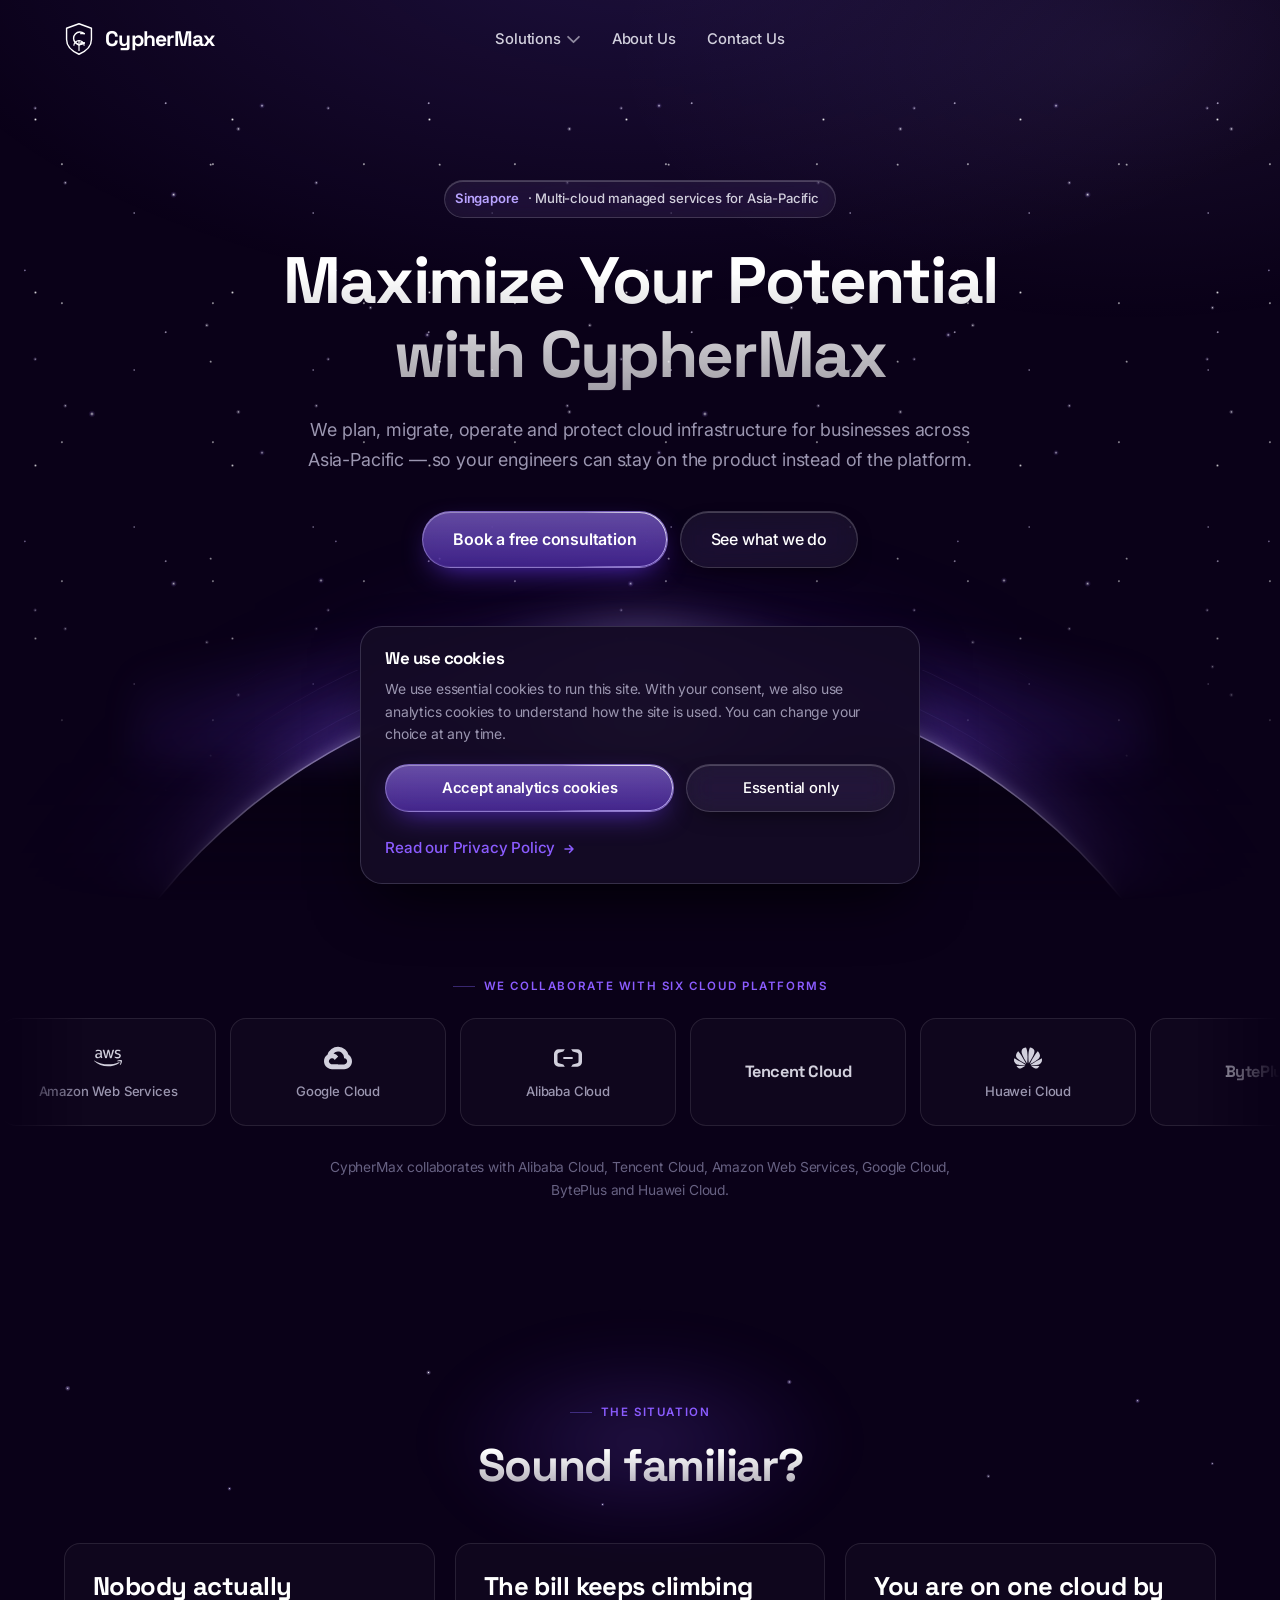
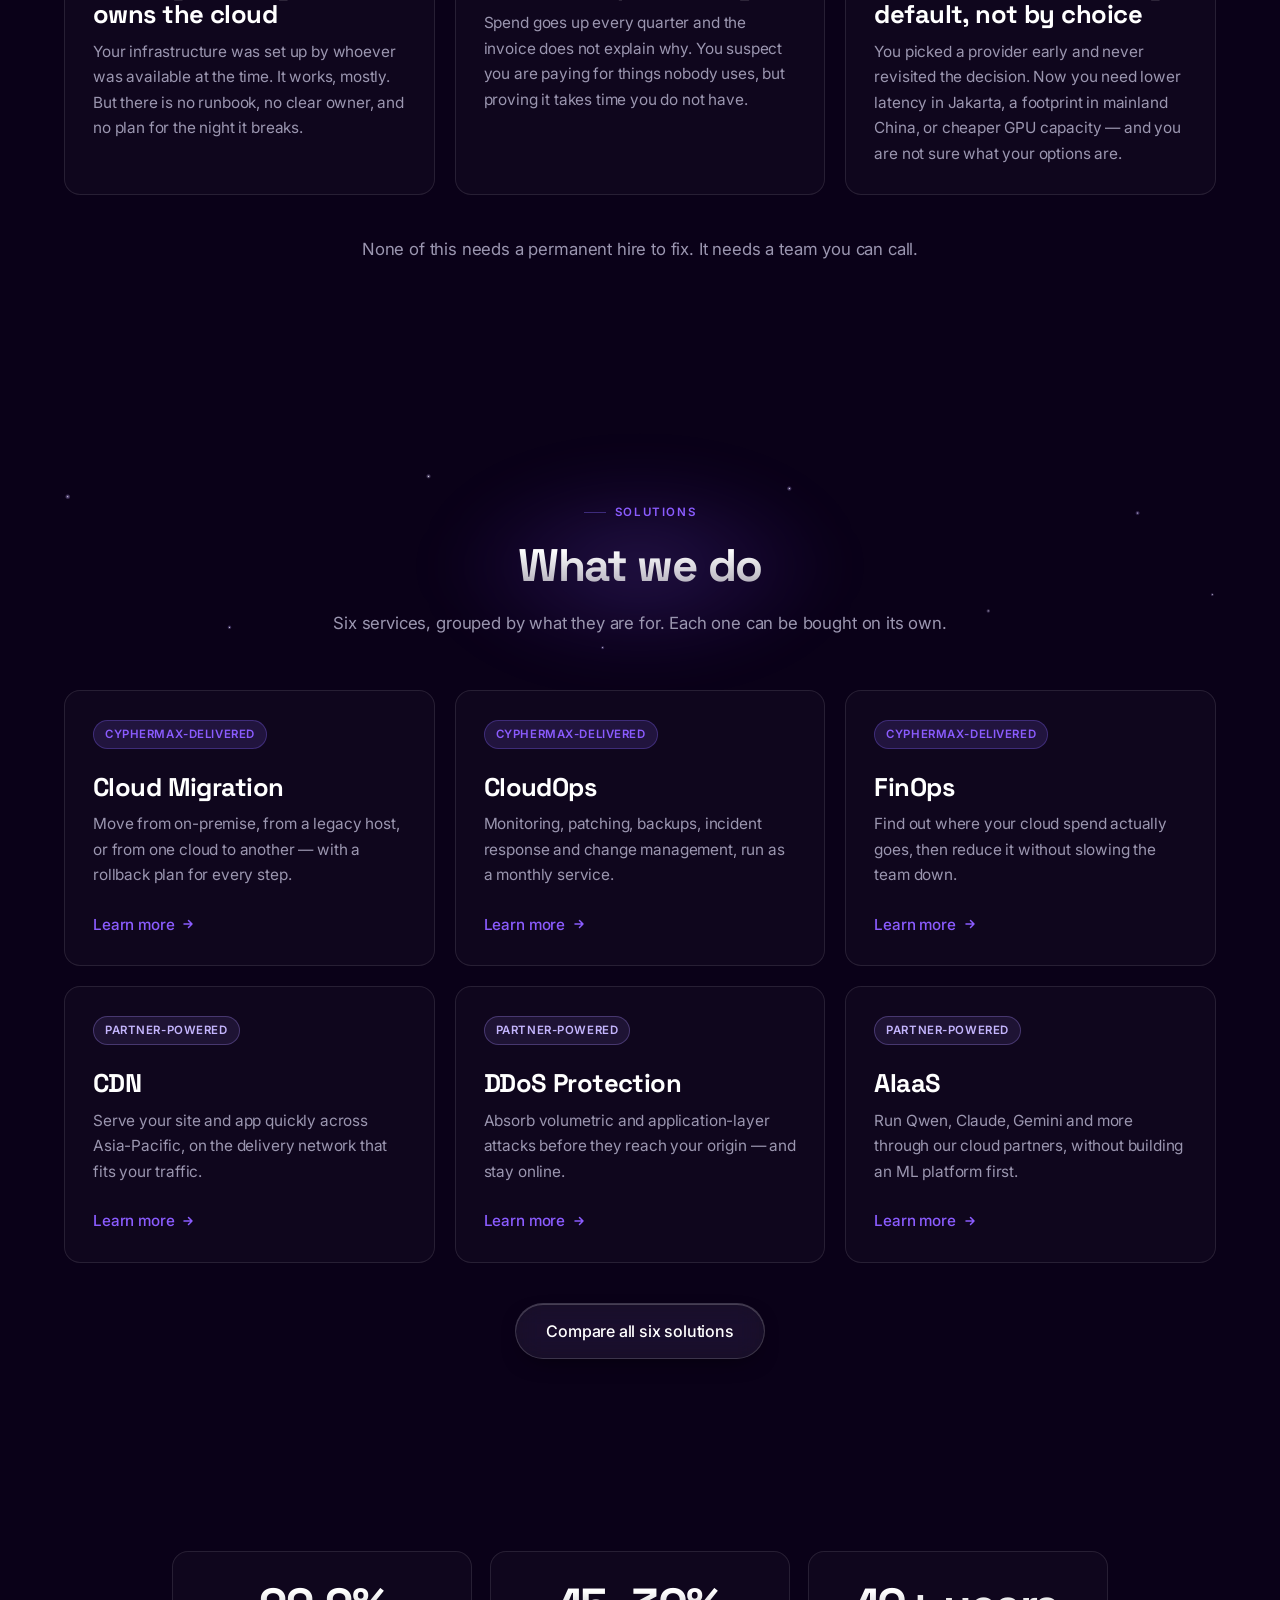
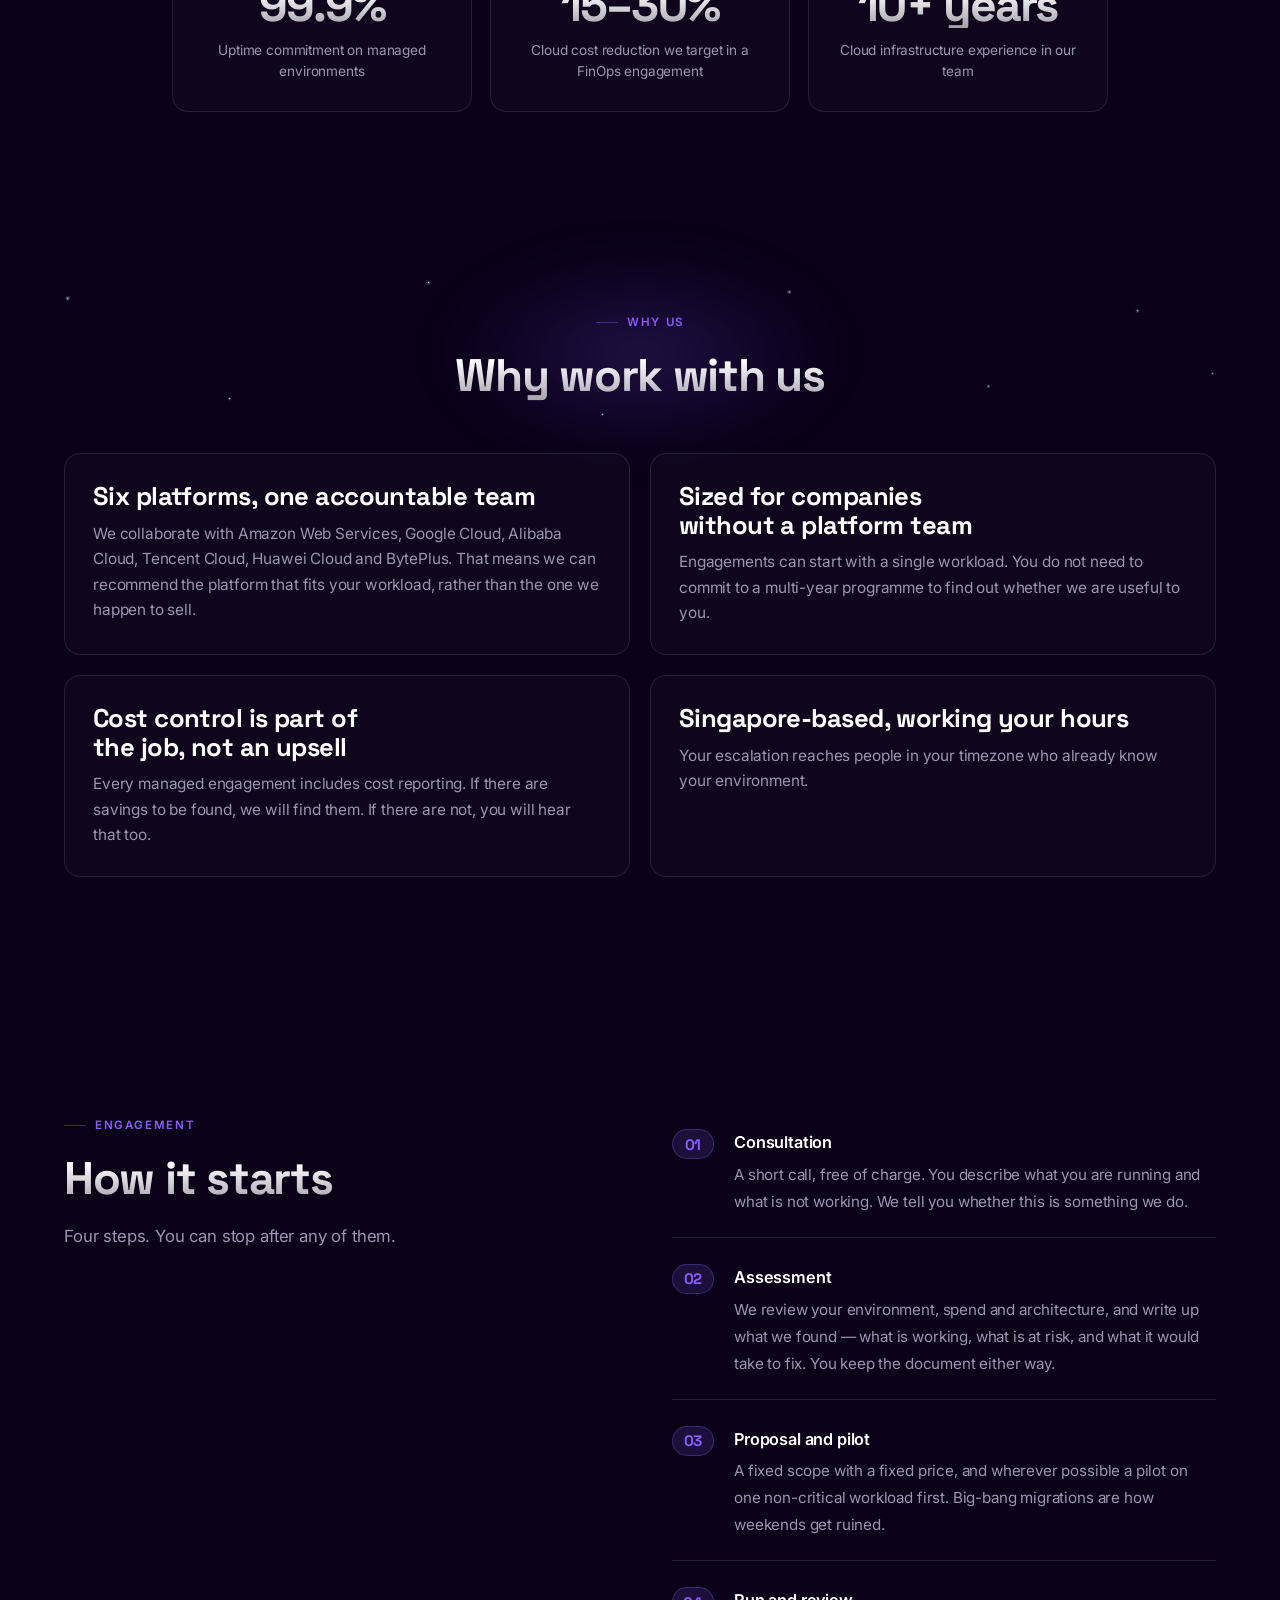
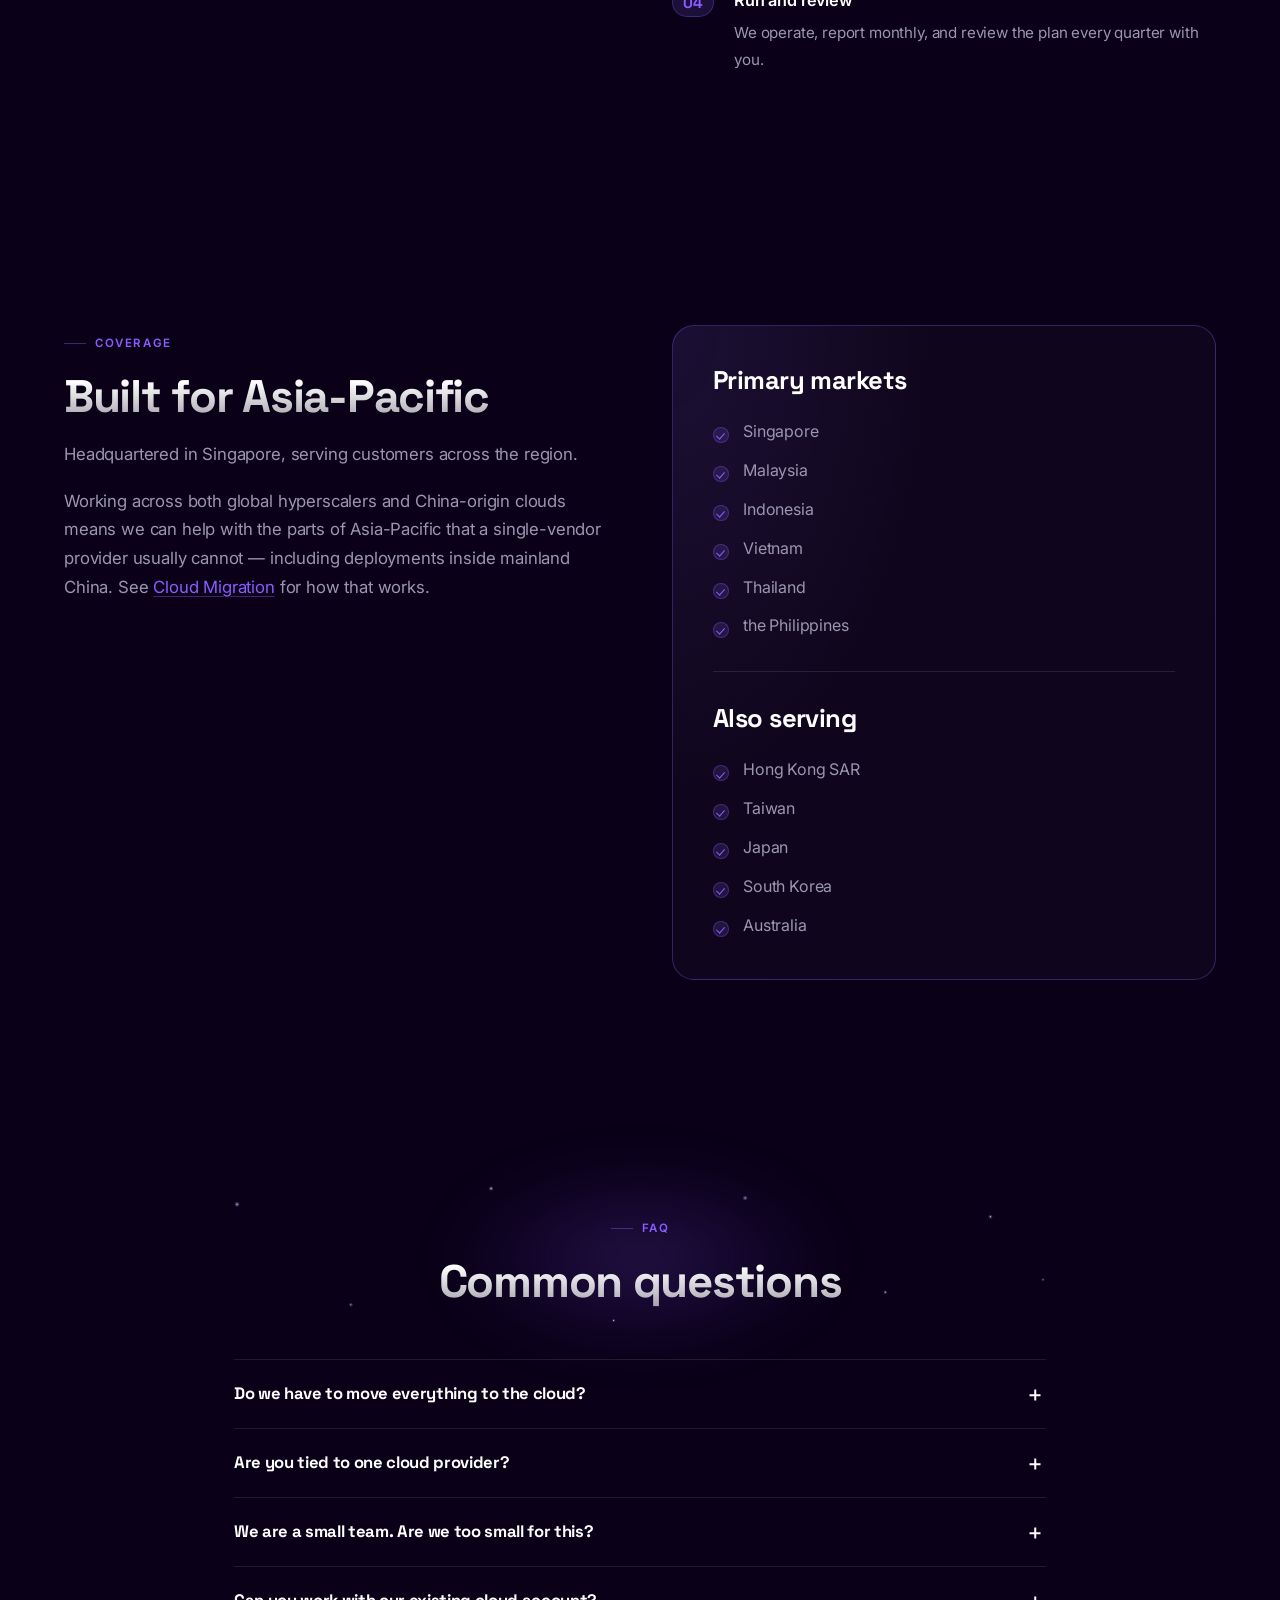
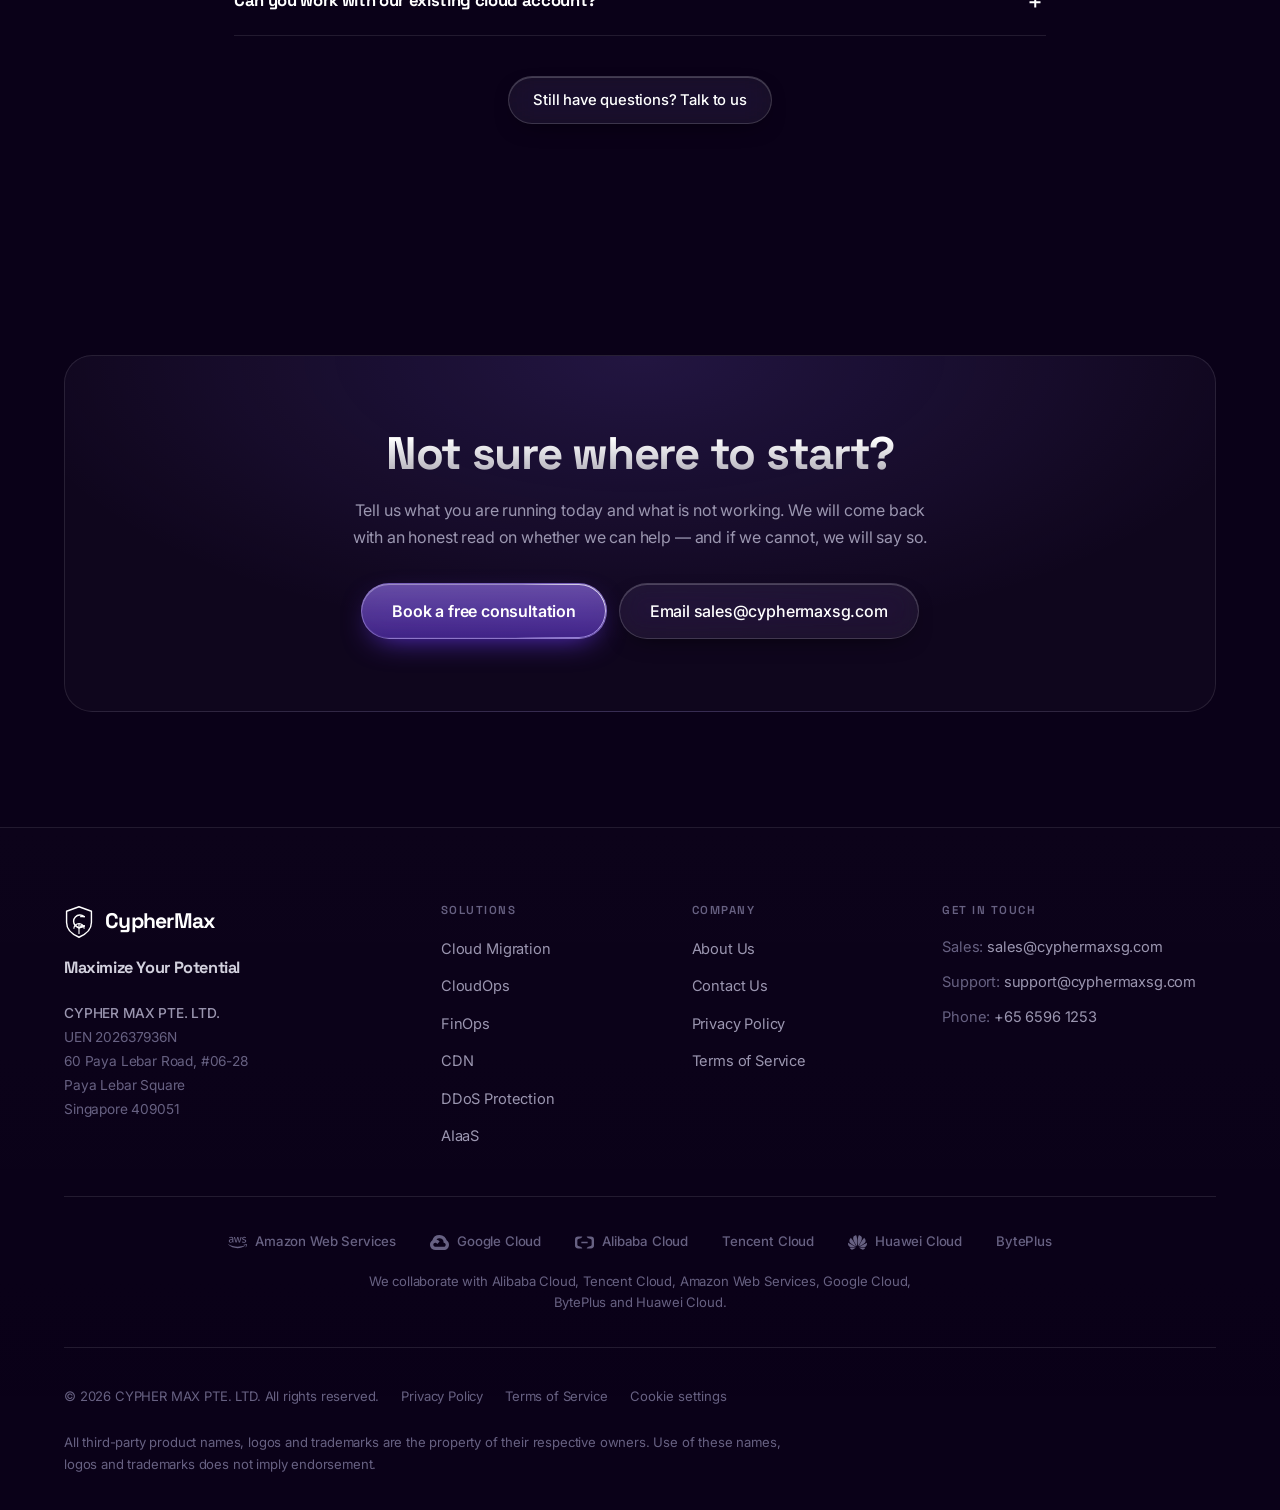
<file: index.html>
<!DOCTYPE html>
<html lang="en-SG">
<head>
<meta charset="utf-8">
<meta name="viewport" content="width=device-width, initial-scale=1">
<title>CypherMax | Multi-Cloud Managed Services in Singapore</title>
<meta name="description" content="Singapore-based multi-cloud managed service provider for Asia-Pacific businesses. Cloud migration, CloudOps, FinOps, CDN, DDoS protection and AIaaS.">
<link rel="canonical" href="https://cyphermaxsg.com/">

<meta property="og:type" content="website">
<meta property="og:site_name" content="CypherMax">
<meta property="og:locale" content="en_SG">
<meta property="og:url" content="https://cyphermaxsg.com/">
<meta property="og:title" content="CypherMax — Maximize Your Potential">
<meta property="og:description" content="Migration, operations, cost control, delivery and protection across six major cloud platforms.">
<meta property="og:image" content="https://cyphermaxsg.com/assets/og-image.png">
<meta name="twitter:card" content="summary_large_image">
<meta name="twitter:title" content="CypherMax — Maximize Your Potential">
<meta name="twitter:description" content="Migration, operations, cost control, delivery and protection across six major cloud platforms.">
<meta name="twitter:image" content="https://cyphermaxsg.com/assets/og-image.png">

<link rel="icon" href="assets/favicon.svg" type="image/svg+xml">
<link rel="preconnect" href="https://fonts.googleapis.com">
<link rel="preconnect" href="https://fonts.gstatic.com" crossorigin>
<link rel="stylesheet" href="https://fonts.googleapis.com/css2?family=Inter:wght@400;500;600&family=Space+Grotesk:wght@700&display=swap">
<link rel="stylesheet" href="assets/css/style.css">

<script type="application/ld+json">
{
  "@context": "https://schema.org",
  "@type": "Organization",
  "name": "CypherMax",
  "legalName": "CYPHER MAX PTE. LTD.",
  "url": "https://cyphermaxsg.com/",
  "logo": "https://cyphermaxsg.com/assets/favicon.svg",
  "telephone": "+6565961253",
  "email": "sales@cyphermaxsg.com",
  "areaServed": "Asia-Pacific",
  "address": {
    "@type": "PostalAddress",
    "streetAddress": "60 Paya Lebar Road, #06-28, Paya Lebar Square",
    "addressLocality": "Singapore",
    "postalCode": "409051",
    "addressCountry": "SG"
  }
}
</script>
<script type="application/ld+json">
{
  "@context": "https://schema.org",
  "@type": "FAQPage",
  "mainEntity": [
    { "@type": "Question", "name": "Do we have to move everything to the cloud?", "acceptedAnswer": { "@type": "Answer", "text": "No. A lot of our work is helping teams decide what should move, what should stay, and what should simply be switched off. If the answer is \"leave it where it is,\" we will say so." } },
    { "@type": "Question", "name": "Are you tied to one cloud provider?", "acceptedAnswer": { "@type": "Answer", "text": "No. We collaborate with six platforms, which is exactly why we can give you a straight recommendation. The right answer is sometimes to stay where you are." } },
    { "@type": "Question", "name": "We are a small team. Are we too small for this?", "acceptedAnswer": { "@type": "Answer", "text": "Probably not. Most of our customers have between 10 and 250 staff and no dedicated infrastructure team — that is the situation these services are designed for." } },
    { "@type": "Question", "name": "Can you work with our existing cloud account?", "acceptedAnswer": { "@type": "Answer", "text": "Yes. We can operate inside accounts you already own and pay for directly, or bill partner services through CypherMax, whichever you prefer." } }
  ]
}
</script>
</head>
<body>
<a class="skip-link" href="#main">Skip to content</a>

<div data-component="header" data-active="home"></div>

<main id="main">

  <!-- 4.1 Hero -->
  <section class="hero">
    <div class="hero__sky" aria-hidden="true">
      <div class="hero__stars"></div>
      <div class="hero__horizon">
        <div class="hero__arcs"><span></span><span></span><span></span><span></span><span></span></div>
        <div class="hero__dome"></div>
        <div class="hero__aurora"></div>
      </div>
    </div>
    <div class="container hero__inner">
      <p class="hero__badge">
        <b>Singapore</b> · Multi-cloud managed services for Asia-Pacific
      </p>
      <!-- Controlled break after "Potential" so the long H1 never wraps
           arbitrarily on a narrow screen (spec 4.1 design note). -->
      <h1 class="grad-text">Maximize Your Potential<br>with CypherMax</h1>
      <p class="lede">
        We plan, migrate, operate and protect cloud infrastructure for businesses
        across Asia-Pacific &mdash; so your engineers can stay on the product
        instead of the platform.
      </p>
      <div class="btn-row btn-row--center">
        <a class="btn btn--primary btn--lg" href="contact/index.html">Book a free consultation</a>
        <a class="btn btn--ghost btn--lg" href="solutions/index.html">See what we do</a>
      </div>
    </div>
  </section>

  <!-- 4.2 Trust bar -->
  <div data-component="partner-wall"></div>

  <!-- 4.3 Problem -->
  <section class="section">
    <div class="container">
      <div class="section-head section-head--center">
        <p class="eyebrow eyebrow--center">The situation</p>
        <h2 class="grad-text">Sound familiar?</h2>
      </div>

      <div class="grid grid--3">
        <article class="card card--hover" data-reveal>
          <h3 class="card__title">Nobody actually owns the cloud</h3>
          <p class="card__body">
            Your infrastructure was set up by whoever was available at the time.
            It works, mostly. But there is no runbook, no clear owner, and no plan
            for the night it breaks.
          </p>
        </article>
        <article class="card card--hover" data-reveal>
          <h3 class="card__title">The bill keeps climbing</h3>
          <p class="card__body">
            Spend goes up every quarter and the invoice does not explain why. You
            suspect you are paying for things nobody uses, but proving it takes
            time you do not have.
          </p>
        </article>
        <article class="card card--hover" data-reveal>
          <h3 class="card__title">You are on one cloud by default, not by choice</h3>
          <p class="card__body">
            You picked a provider early and never revisited the decision. Now you
            need lower latency in Jakarta, a footprint in mainland China, or
            cheaper GPU capacity &mdash; and you are not sure what your options are.
          </p>
        </article>
      </div>

      <p class="section-intro center mt-40" style="margin-inline:auto">
        None of this needs a permanent hire to fix. It needs a team you can call.
      </p>
    </div>
  </section>

  <!-- 4.4 Solutions grid -->
  <section class="section section--panel">
    <div class="container">
      <div class="section-head section-head--center">
        <p class="eyebrow eyebrow--center">Solutions</p>
        <h2 class="grad-text">What we do</h2>
        <p class="section-intro">Six services, grouped by what they are for. Each one can be bought on its own.</p>
      </div>

      <div class="grid grid--3">
        <a class="card card--hover" href="solutions/cloud-migration/index.html" data-reveal>
          <span class="tag tag--delivered">CypherMax-delivered</span>
          <h3 class="card__title mt-24">Cloud Migration</h3>
          <p class="card__body">
            Move from on-premise, from a legacy host, or from one cloud to another
            &mdash; with a rollback plan for every step.
          </p>
          <span class="link-arrow mt-24" style="display:inline-flex">Learn more
            <svg width="14" height="14" viewBox="0 0 14 14" fill="none" aria-hidden="true"><path d="M3 7h8M7.5 3.5 11 7l-3.5 3.5" stroke="currentColor" stroke-width="1.5" stroke-linecap="round" stroke-linejoin="round"/></svg>
          </span>
        </a>

        <a class="card card--hover" href="solutions/cloudops/index.html" data-reveal>
          <span class="tag tag--delivered">CypherMax-delivered</span>
          <h3 class="card__title mt-24">CloudOps</h3>
          <p class="card__body">
            Monitoring, patching, backups, incident response and change management,
            run as a monthly service.
          </p>
          <span class="link-arrow mt-24" style="display:inline-flex">Learn more
            <svg width="14" height="14" viewBox="0 0 14 14" fill="none" aria-hidden="true"><path d="M3 7h8M7.5 3.5 11 7l-3.5 3.5" stroke="currentColor" stroke-width="1.5" stroke-linecap="round" stroke-linejoin="round"/></svg>
          </span>
        </a>

        <a class="card card--hover" href="solutions/finops/index.html" data-reveal>
          <span class="tag tag--delivered">CypherMax-delivered</span>
          <h3 class="card__title mt-24">FinOps</h3>
          <p class="card__body">
            Find out where your cloud spend actually goes, then reduce it without
            slowing the team down.
          </p>
          <span class="link-arrow mt-24" style="display:inline-flex">Learn more
            <svg width="14" height="14" viewBox="0 0 14 14" fill="none" aria-hidden="true"><path d="M3 7h8M7.5 3.5 11 7l-3.5 3.5" stroke="currentColor" stroke-width="1.5" stroke-linecap="round" stroke-linejoin="round"/></svg>
          </span>
        </a>

        <a class="card card--hover" href="solutions/cdn/index.html" data-reveal>
          <span class="tag tag--partner">Partner-powered</span>
          <h3 class="card__title mt-24">CDN</h3>
          <p class="card__body">
            Serve your site and app quickly across Asia-Pacific, on the delivery
            network that fits your traffic.
          </p>
          <span class="link-arrow mt-24" style="display:inline-flex">Learn more
            <svg width="14" height="14" viewBox="0 0 14 14" fill="none" aria-hidden="true"><path d="M3 7h8M7.5 3.5 11 7l-3.5 3.5" stroke="currentColor" stroke-width="1.5" stroke-linecap="round" stroke-linejoin="round"/></svg>
          </span>
        </a>

        <a class="card card--hover" href="solutions/ddos-protection/index.html" data-reveal>
          <span class="tag tag--partner">Partner-powered</span>
          <h3 class="card__title mt-24">DDoS Protection</h3>
          <p class="card__body">
            Absorb volumetric and application-layer attacks before they reach your
            origin &mdash; and stay online.
          </p>
          <span class="link-arrow mt-24" style="display:inline-flex">Learn more
            <svg width="14" height="14" viewBox="0 0 14 14" fill="none" aria-hidden="true"><path d="M3 7h8M7.5 3.5 11 7l-3.5 3.5" stroke="currentColor" stroke-width="1.5" stroke-linecap="round" stroke-linejoin="round"/></svg>
          </span>
        </a>

        <a class="card card--hover" href="solutions/aiaas/index.html" data-reveal>
          <span class="tag tag--partner">Partner-powered</span>
          <h3 class="card__title mt-24">AIaaS</h3>
          <p class="card__body">
            Run Qwen, Claude, Gemini and more through our cloud partners, without
            building an ML platform first.
          </p>
          <span class="link-arrow mt-24" style="display:inline-flex">Learn more
            <svg width="14" height="14" viewBox="0 0 14 14" fill="none" aria-hidden="true"><path d="M3 7h8M7.5 3.5 11 7l-3.5 3.5" stroke="currentColor" stroke-width="1.5" stroke-linecap="round" stroke-linejoin="round"/></svg>
          </span>
        </a>
      </div>

      <div class="btn-row btn-row--center mt-40">
        <a class="btn btn--ghost btn--lg" href="solutions/index.html">Compare all six solutions</a>
      </div>
    </div>
  </section>

  <!-- 4.5 Stats band -->
  <div data-component="stats"></div>

  <!-- 4.6 Why CypherMax -->
  <section class="section">
    <div class="container">
      <div class="section-head section-head--center">
        <p class="eyebrow eyebrow--center">Why us</p>
        <h2 class="grad-text">Why work with us</h2>
      </div>

      <div class="grid grid--2">
        <article class="card" data-reveal>
          <h3 class="card__title">Six platforms, one accountable team</h3>
          <p class="card__body">
            We collaborate with Amazon Web Services, Google Cloud,
            Alibaba Cloud, Tencent Cloud, Huawei Cloud and BytePlus. That means we
            can recommend the platform that fits your workload, rather than the one
            we happen to sell.
          </p>
        </article>
        <article class="card" data-reveal>
          <h3 class="card__title">Sized for companies without a platform team</h3>
          <p class="card__body">
            Engagements can start with a single workload. You do not need to commit
            to a multi-year programme to find out whether we are useful to you.
          </p>
        </article>
        <article class="card" data-reveal>
          <h3 class="card__title">Cost control is part of the job, not an upsell</h3>
          <p class="card__body">
            Every managed engagement includes cost reporting. If there are savings
            to be found, we will find them. If there are not, you will hear that too.
          </p>
        </article>
        <article class="card" data-reveal>
          <h3 class="card__title">Singapore-based, working your hours</h3>
          <p class="card__body">
            Your escalation reaches people in your timezone who already know your
            environment.<!--
            Appended only when contact.businessHours is set; omitted entirely
            rather than hedged when it is empty (spec 4.6).
         --><span data-param-if="contact.businessHours"> We are available <span data-param="contact.businessHours"></span>.</span>
          </p>
        </article>
      </div>
    </div>
  </section>

  <!-- 4.7 How an engagement works -->
  <section class="section section--panel">
    <div class="container">
      <div class="split">
        <div>
          <p class="eyebrow">Engagement</p>
          <h2 class="grad-text">How it starts</h2>
          <p class="section-intro">Four steps. You can stop after any of them.</p>
        </div>

        <ol class="steps" data-reveal>
          <li>
            <span class="steps__title">Consultation</span>
            <span class="steps__body">
              <span data-param-if="commitments.consultationDuration">A <span data-param="commitments.consultationDuration"></span> call, free of charge.</span><span data-param-else="commitments.consultationDuration">A short call, free of charge.</span>
              You describe what you are running and what is not working. We tell you
              whether this is something we do.
            </span>
          </li>
          <li>
            <span class="steps__title">Assessment</span>
            <span class="steps__body">
              We review your environment, spend and architecture, and write up what
              we found &mdash; what is working, what is at risk, and what it would
              take to fix. You keep the document either way.
            </span>
          </li>
          <li>
            <span class="steps__title">Proposal and pilot</span>
            <span class="steps__body">
              A fixed scope with a fixed price, and wherever possible a pilot on one
              non-critical workload first. Big-bang migrations are how weekends get
              ruined.
            </span>
          </li>
          <li>
            <span class="steps__title">Run and review</span>
            <span class="steps__body">
              We operate, report monthly, and review the plan every quarter with you.
            </span>
          </li>
        </ol>
      </div>
    </div>
  </section>

  <!-- 4.8 Coverage -->
  <section class="section">
    <div class="container">
      <div class="split">
        <div>
          <p class="eyebrow">Coverage</p>
          <h2 class="grad-text">Built for Asia-Pacific</h2>
          <p class="section-intro">
            Headquartered in Singapore, serving customers across the region.
          </p>
          <p class="section-intro">
            Working across both global hyperscalers and China-origin clouds means we
            can help with the parts of Asia-Pacific that a single-vendor provider
            usually cannot &mdash; including deployments inside mainland China. See
            <a class="link-underline" href="solutions/cloud-migration/index.html">Cloud Migration</a>
            for how that works.
          </p>
        </div>

        <div class="panel panel--accent" data-reveal>
          <h3 class="card__title">Primary markets</h3>
          <ul class="check-list mt-24">
            <li>Singapore</li>
            <li>Malaysia</li>
            <li>Indonesia</li>
            <li>Vietnam</li>
            <li>Thailand</li>
            <li>the Philippines</li>
          </ul>
          <hr class="mt-32">
          <h3 class="card__title mt-32">Also serving</h3>
          <ul class="check-list mt-24">
            <li>Hong Kong SAR</li>
            <li>Taiwan</li>
            <li>Japan</li>
            <li>South Korea</li>
            <li>Australia</li>
          </ul>
        </div>
      </div>
    </div>
  </section>

  <!--
    4.9 Customer proof — HIDE UNTIL REAL.
    The component is built but gated behind features.customerProof, which ships
    false. Do not switch it on until there is a real, written, approved
    reference: an empty or fabricated proof section is worse than none. A
    customer logo also needs that customer's written permission, obtained at
    the same time as the quote.
  -->
  <section class="section" data-feature="customerProof">
    <div class="container">
      <div class="section-head section-head--center">
        <h2 class="grad-text">What customers say</h2>
      </div>
      <div class="panel center">
        <p class="lede" style="margin-inline:auto">&ldquo;&rdquo;</p>
        <p class="faint mt-24">&mdash;</p>
      </div>
    </div>
  </section>

  <!-- 4.10 Home FAQ -->
  <section class="section section--panel">
    <div class="container container--narrow">
      <div class="section-head section-head--center">
        <p class="eyebrow eyebrow--center">FAQ</p>
        <h2 class="grad-text">Common questions</h2>
      </div>

      <div class="faq">
        <div class="faq__item">
          <button class="faq__q" type="button" aria-expanded="false" aria-controls="faq-home-1">
            Do we have to move everything to the cloud?
            <span class="faq__icon" aria-hidden="true"></span>
          </button>
          <div class="faq__a" id="faq-home-1" data-open="false"><div>
            <p>No. A lot of our work is helping teams decide what should move, what
            should stay, and what should simply be switched off. If the answer is
            &ldquo;leave it where it is,&rdquo; we will say so.</p>
          </div></div>
        </div>

        <div class="faq__item">
          <button class="faq__q" type="button" aria-expanded="false" aria-controls="faq-home-2">
            Are you tied to one cloud provider?
            <span class="faq__icon" aria-hidden="true"></span>
          </button>
          <div class="faq__a" id="faq-home-2" data-open="false"><div>
            <p>No. We collaborate with six platforms, which is
            exactly why we can give you a straight recommendation. The right answer
            is sometimes to stay where you are.</p>
          </div></div>
        </div>

        <div class="faq__item">
          <button class="faq__q" type="button" aria-expanded="false" aria-controls="faq-home-3">
            We are a small team. Are we too small for this?
            <span class="faq__icon" aria-hidden="true"></span>
          </button>
          <div class="faq__a" id="faq-home-3" data-open="false"><div>
            <p>Probably not. Most of our customers have between 10 and 250 staff and
            no dedicated infrastructure team &mdash; that is the situation these
            services are designed for.</p>
          </div></div>
        </div>

        <div class="faq__item">
          <!-- TBD (register 17, "Service scope"): confirm which commercial
               arrangements are actually supported at launch before this answer
               is relied on in a sales conversation. -->
          <button class="faq__q" type="button" aria-expanded="false" aria-controls="faq-home-4">
            Can you work with our existing cloud account?
            <span class="faq__icon" aria-hidden="true"></span>
          </button>
          <div class="faq__a" id="faq-home-4" data-open="false"><div>
            <p>Yes. We can operate inside accounts you already own and pay for
            directly, or bill partner services through CypherMax, whichever you
            prefer.</p>
          </div></div>
        </div>
      </div>

      <div class="btn-row btn-row--center mt-40">
        <a class="btn btn--ghost" href="contact/index.html">Still have questions? Talk to us</a>
      </div>
    </div>
  </section>

  <!-- 4.11 Closing -->
  <div data-component="cta-band"></div>

</main>

<div data-component="footer"></div>

<!-- 3.6 Cookie banner -->

<script src="assets/js/params.js"></script>
<script src="assets/js/marks.js"></script>
<script src="assets/js/site.js"></script>
</body>
</html>
</file>
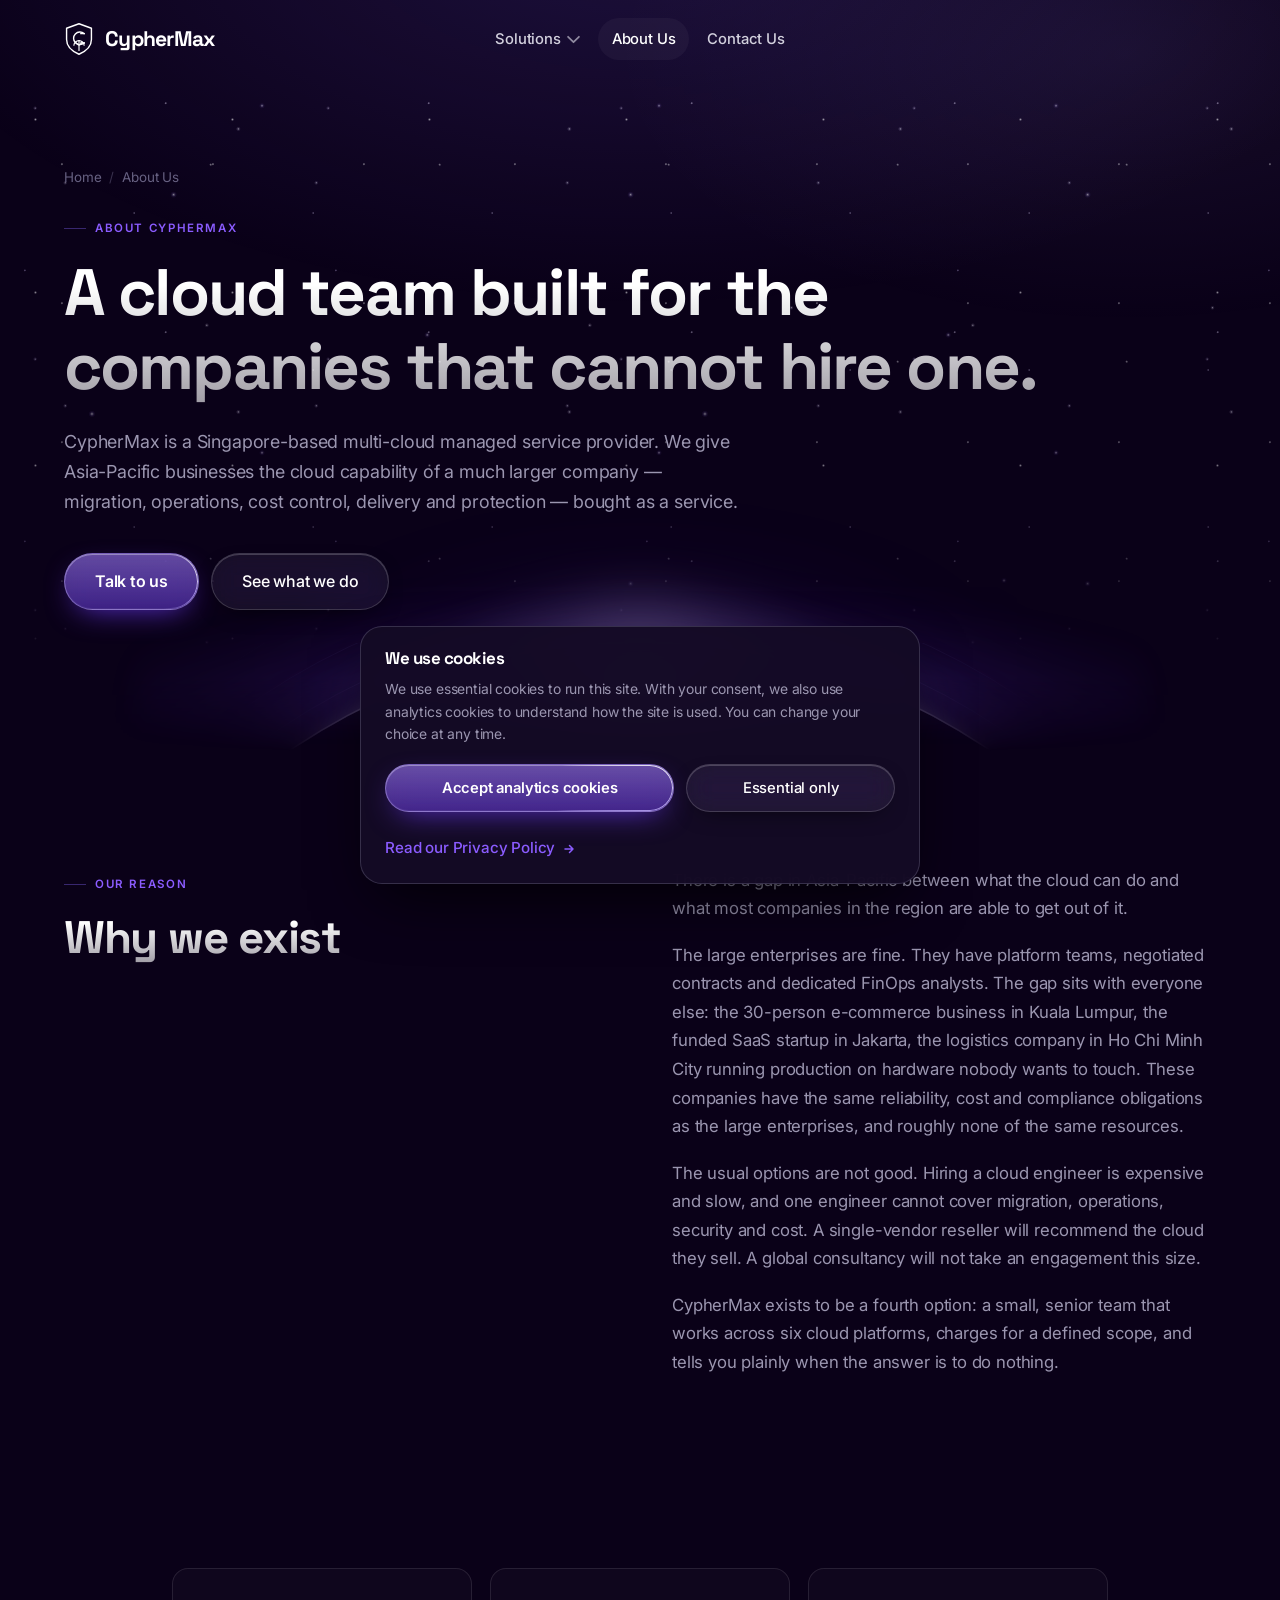
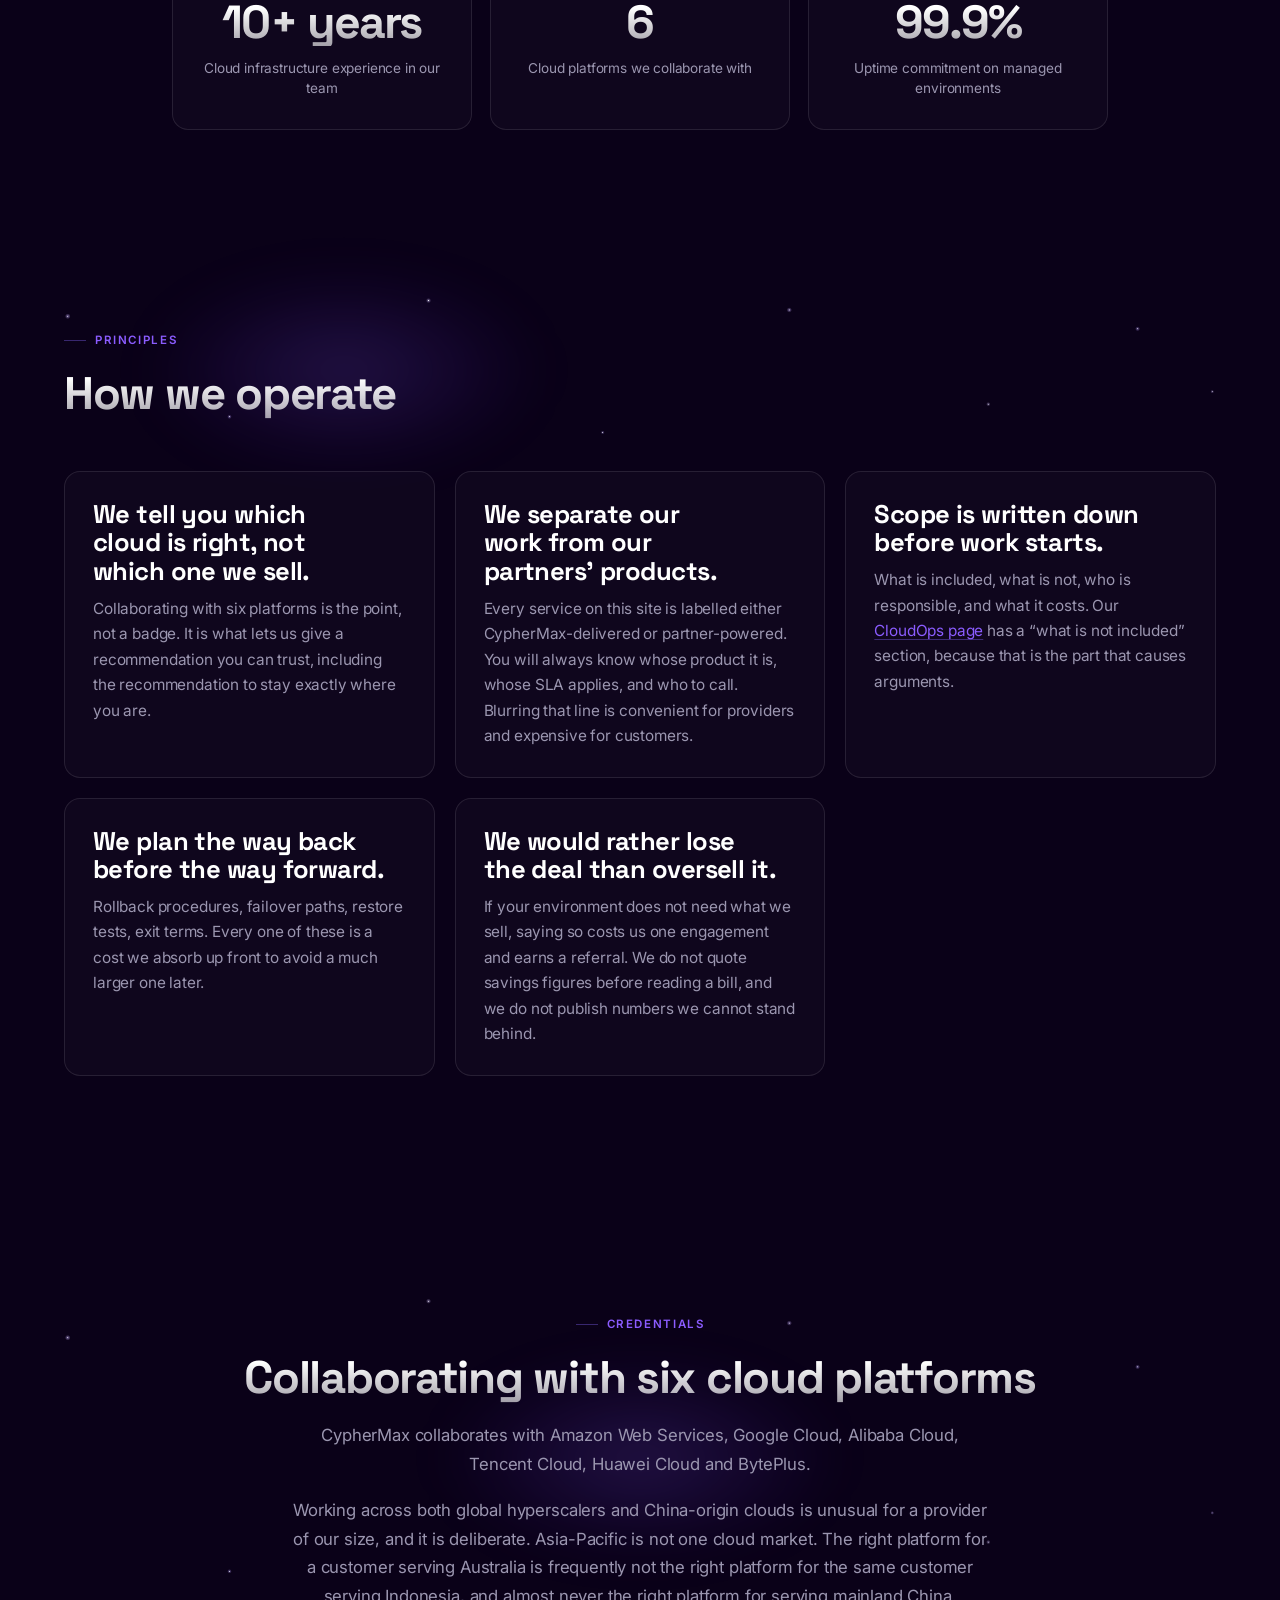
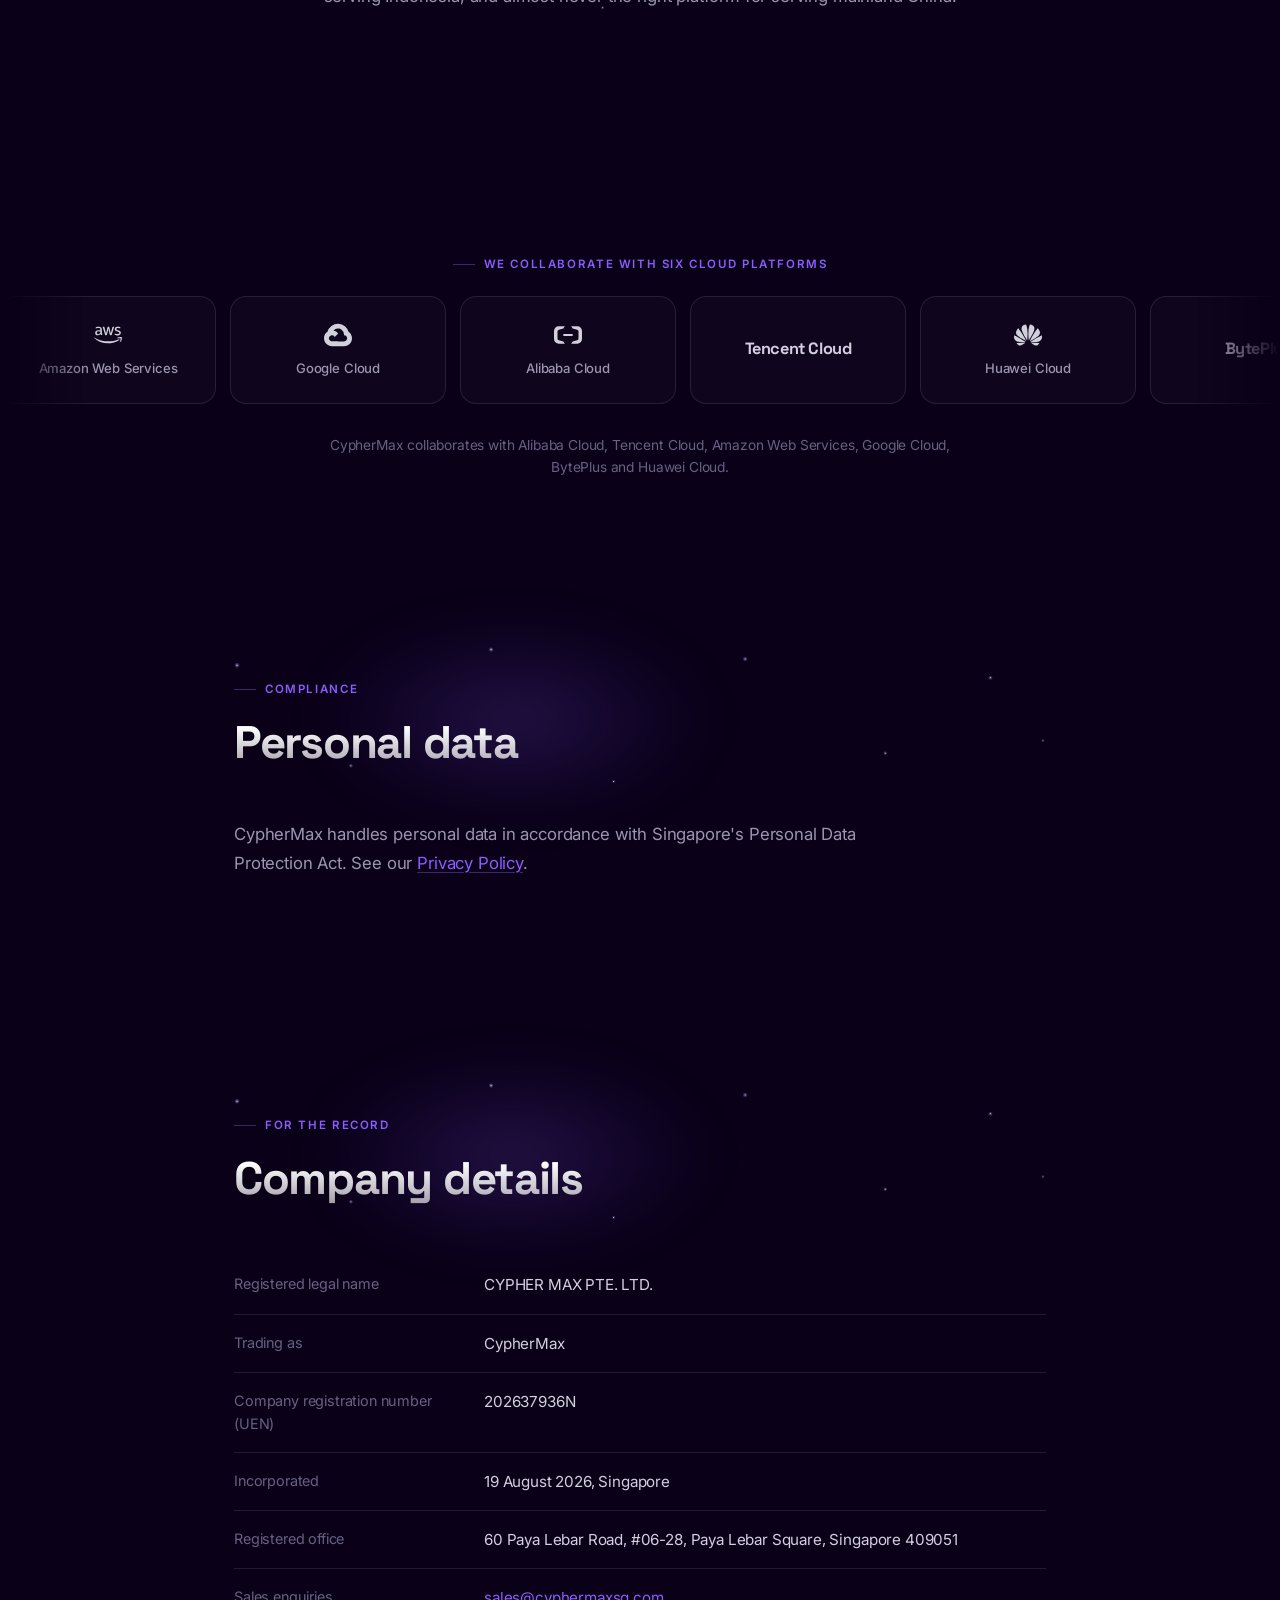
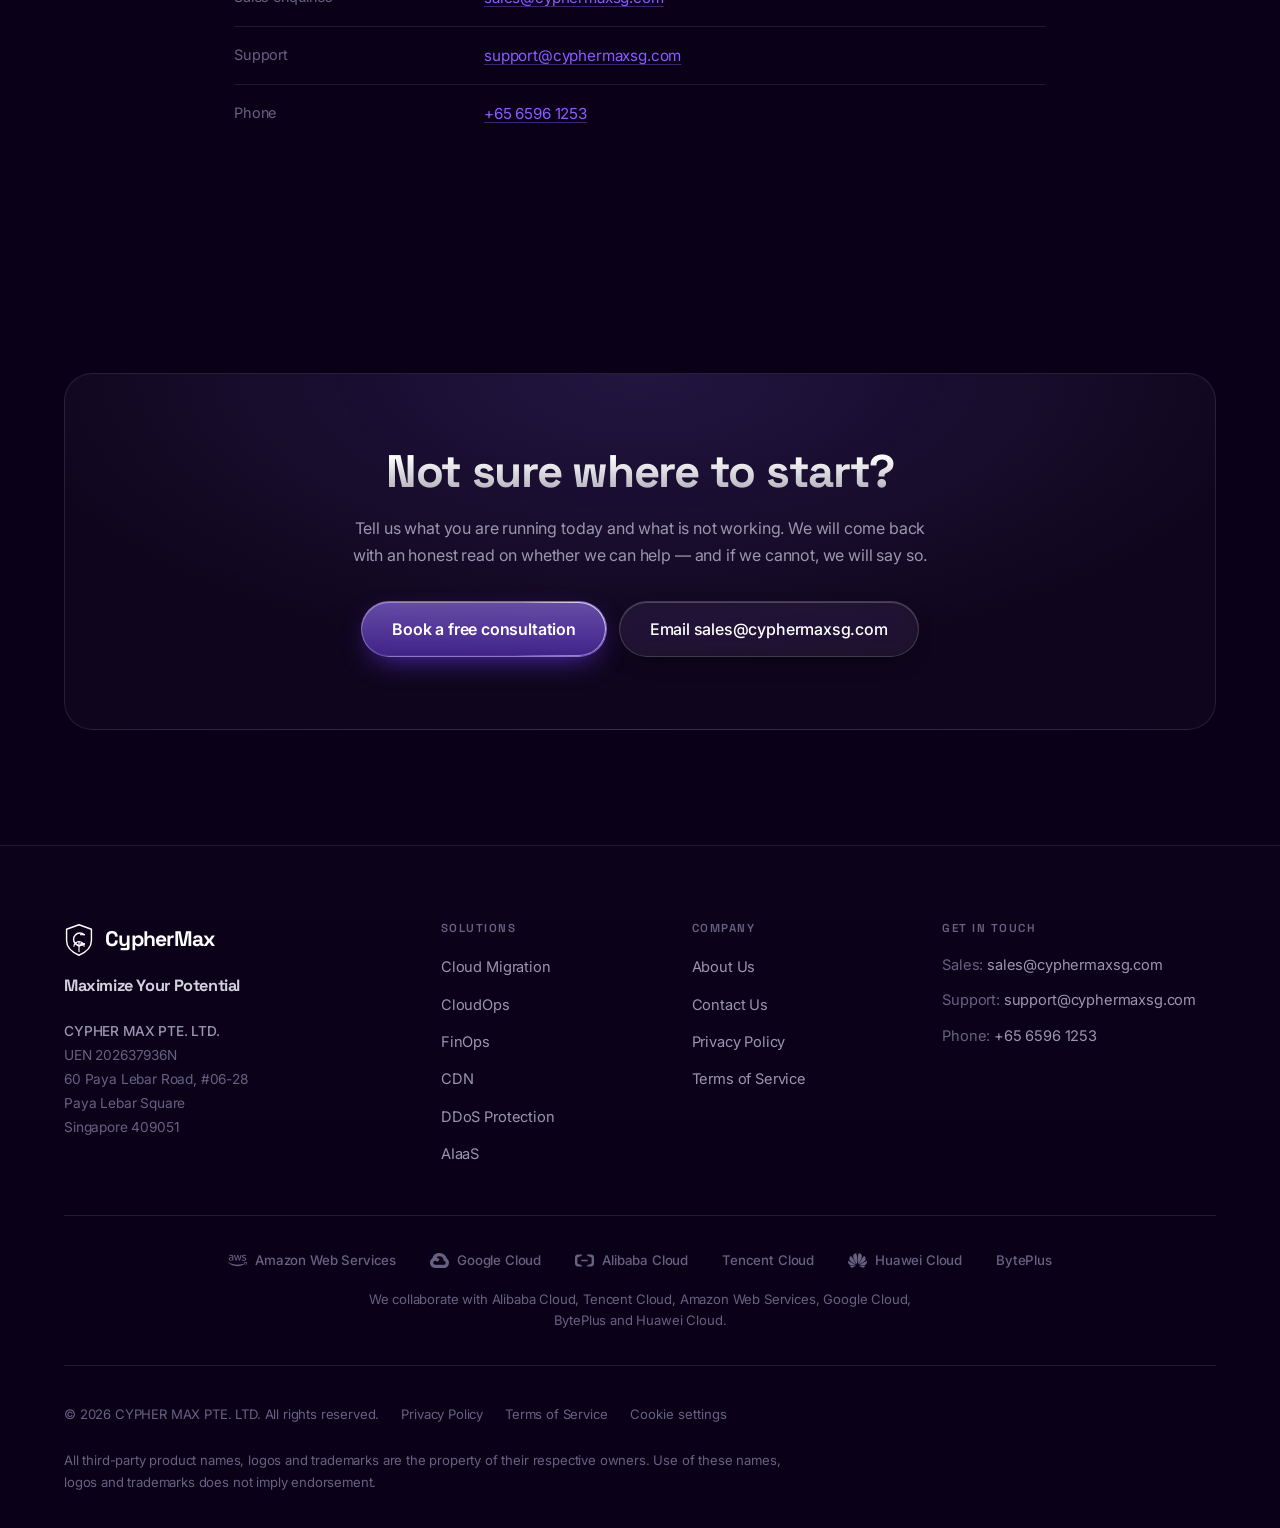
<file: about/index.html>
<!DOCTYPE html>
<html lang="en-SG">
<head>
<meta charset="utf-8">
<meta name="viewport" content="width=device-width, initial-scale=1">
<title>About CypherMax | Cloud Managed Services, Singapore</title>
<meta name="description" content="CypherMax is a Singapore-based multi-cloud managed service provider serving Asia-Pacific businesses across six major cloud platforms.">
<link rel="canonical" href="https://cyphermaxsg.com/about">

<meta property="og:type" content="website">
<meta property="og:site_name" content="CypherMax">
<meta property="og:locale" content="en_SG">
<meta property="og:url" content="https://cyphermaxsg.com/about">
<meta property="og:title" content="A cloud team built for the companies that cannot hire one. | CypherMax">
<meta property="og:description" content="CypherMax is a Singapore-based multi-cloud managed service provider serving Asia-Pacific businesses across six major cloud platforms.">
<meta property="og:image" content="https://cyphermaxsg.com/assets/og-image.png">
<meta name="twitter:card" content="summary_large_image">
<meta name="twitter:title" content="A cloud team built for the companies that cannot hire one. | CypherMax">
<meta name="twitter:description" content="CypherMax is a Singapore-based multi-cloud managed service provider serving Asia-Pacific businesses across six major cloud platforms.">
<meta name="twitter:image" content="https://cyphermaxsg.com/assets/og-image.png">

<link rel="icon" href="../assets/favicon.svg" type="image/svg+xml">
<link rel="preconnect" href="https://fonts.googleapis.com">
<link rel="preconnect" href="https://fonts.gstatic.com" crossorigin>
<link rel="stylesheet" href="https://fonts.googleapis.com/css2?family=Inter:wght@400;500;600&family=Space+Grotesk:wght@700&display=swap">
<link rel="stylesheet" href="../assets/css/style.css">
</head>
<body>
<a class="skip-link" href="#main">Skip to content</a>

<div data-component="header" data-active="about"></div>

<main id="main">

  <!--
    Guidance for this page (spec 12): where a fact is not available, DELETE the
    sentence rather than softening it into something unverifiable. A short, true
    About page builds more trust with a technical buyer than a long, unsupported
    one. This is where a reader doing due diligence lands, so everything here
    should survive a check against the ACRA record.

    TBD (register 17, "Content and people"): confirm whether a founder or office
    photo is available. If not, keep this type-led layout — a stock photo of an
    unrelated team is worse than no photo.
  -->
  <section class="hero hero--page">
    <div class="hero__sky" aria-hidden="true">
      <div class="hero__stars"></div>
      <div class="hero__horizon">
        <div class="hero__arcs"><span></span><span></span><span></span><span></span><span></span></div>
        <div class="hero__dome"></div>
        <div class="hero__aurora"></div>
      </div>
    </div>
    <div class="container hero__inner">
      <nav class="crumbs" aria-label="Breadcrumb">
        <a href="../index.html">Home</a><span aria-hidden="true">/</span><span>About Us</span>
      </nav>
      <p class="eyebrow">About CypherMax</p>
      <h1 class="grad-text">A cloud team built for the companies that cannot hire one.</h1>
      <p class="lede mt-24">
        CypherMax is a Singapore-based multi-cloud managed service provider. We give Asia-Pacific
        businesses the cloud capability of a much larger company &mdash; migration, operations, cost
        control, delivery and protection &mdash; bought as a service.
      </p>
      <div class="btn-row mt-32">
        <a class="btn btn--primary btn--lg" href="../contact/index.html">Talk to us</a>
        <a class="btn btn--ghost btn--lg" href="../solutions/index.html">See what we do</a>
      </div>
    </div>
  </section>

  <section class="section">
    <div class="container">
      <div class="split split--sticky">
        <div>
          <p class="eyebrow">Our reason</p>
          <h2 class="grad-text">Why we exist</h2>
        </div>
        <!--
          TBD (register 17): if there is a specific founding story — a particular
          project, a market observation, a prior company — replace or extend this
          section with it. Specific and true beats general and true.
        -->
        <div data-reveal>
          <p class="section-intro mt-0">
            There is a gap in Asia-Pacific between what the cloud can do and what most companies in the
            region are able to get out of it.
          </p>
          <p class="section-intro">
            The large enterprises are fine. They have platform teams, negotiated contracts and dedicated
            FinOps analysts. The gap sits with everyone else: the 30-person e-commerce business in Kuala
            Lumpur, the funded SaaS startup in Jakarta, the logistics company in Ho Chi Minh City running
            production on hardware nobody wants to touch. These companies have the same reliability, cost
            and compliance obligations as the large enterprises, and roughly none of the same resources.
          </p>
          <p class="section-intro">
            The usual options are not good. Hiring a cloud engineer is expensive and slow, and one
            engineer cannot cover migration, operations, security and cost. A single-vendor reseller will
            recommend the cloud they sell. A global consultancy will not take an engagement this size.
          </p>
          <p class="section-intro">
            CypherMax exists to be a fourth option: a small, senior team that works across six cloud
            platforms, charges for a defined scope, and tells you plainly when the answer is to do
            nothing.
          </p>
        </div>
      </div>
    </div>
  </section>

  <!--
    Stats band, "about" set. The "in our team" wording on the experience tile is
    doing real work on this page in particular: CYPHER MAX PTE. LTD. was
    incorporated on 19 August 2026 and that date is on a public ACRA filing, so
    anyone doing due diligence here can see the company is new. The claim is
    about the experience the people in it bring, which is both true and the more
    relevant fact. Do not shorten the label, and do not pair the number with the
    company name.
  -->
  <div data-component="stats" data-set="about"></div>

  <section class="section section--panel">
    <div class="container">
      <div class="section-head">
        <p class="eyebrow">Principles</p>
        <h2 class="grad-text">How we operate</h2>
      </div>
      <div class="grid grid--3">
        <article class="card" data-reveal>
          <h3 class="card__title">We tell you which cloud is right, not which one we sell.</h3>
          <p class="card__body">Collaborating with six platforms is the point, not a badge. It is what lets us give a recommendation you can trust, including the recommendation to stay exactly where you are.</p>
        </article>
        <article class="card" data-reveal>
          <h3 class="card__title">We separate our work from our partners' products.</h3>
          <p class="card__body">Every service on this site is labelled either CypherMax-delivered or partner-powered. You will always know whose product it is, whose SLA applies, and who to call. Blurring that line is convenient for providers and expensive for customers.</p>
        </article>
        <article class="card" data-reveal>
          <h3 class="card__title">Scope is written down before work starts.</h3>
          <p class="card__body">What is included, what is not, who is responsible, and what it costs. Our <a class="link-underline" href="../solutions/cloudops/index.html">CloudOps page</a> has a &ldquo;what is not included&rdquo; section, because that is the part that causes arguments.</p>
        </article>
        <article class="card" data-reveal>
          <h3 class="card__title">We plan the way back before the way forward.</h3>
          <p class="card__body">Rollback procedures, failover paths, restore tests, exit terms. Every one of these is a cost we absorb up front to avoid a much larger one later.</p>
        </article>
        <article class="card" data-reveal>
          <h3 class="card__title">We would rather lose the deal than oversell it.</h3>
          <p class="card__body">If your environment does not need what we sell, saying so costs us one engagement and earns a referral. We do not quote savings figures before reading a bill, and we do not publish numbers we cannot stand behind.</p>
        </article>
      </div>
    </div>
  </section>

  <section class="section">
    <div class="container">
      <div class="section-head section-head--center">
        <p class="eyebrow eyebrow--center">Credentials</p>
        <h2 class="grad-text">Collaborating with six cloud platforms</h2>
        <p class="section-intro">
          CypherMax collaborates with Amazon Web Services, Google Cloud, Alibaba Cloud, Tencent
          Cloud, Huawei Cloud and BytePlus.
        </p>
        <p class="section-intro">
          Working across both global hyperscalers and China-origin clouds is unusual for a
          provider of our size, and it is deliberate. Asia-Pacific is not one cloud market. The right
          platform for a customer serving Australia is frequently not the right platform for the same
          customer serving Indonesia, and almost never the right platform for serving mainland China.
        </p>
      </div>
      <!--
        TBD (register 17, "Partner and commercial"): insert the confirmed partner
        tier or programme designation for each of the six platforms. Do NOT
        publish a tier name without written confirmation from the partner
        (spec 1.5).
      -->
    </div>
  </section>

  <div data-component="partner-wall"></div>

  <!--
    12.6 TEAM — SECTION DELIBERATELY OMITTED AT LAUNCH.

    The ACRA record names Bu Xian Jie and Wilson Lee Weijie as directors, and
    Wee Kian Seng as company secretary. Being named on a public filing is NOT
    the same as agreeing to appear on a website. Ask each person before putting
    their name, photograph, job title or biography here, and agree what the
    biography says. A company secretary in particular is usually a corporate
    services provider rather than an operational member of the team, and would
    not normally appear on an About page at all.

    Two or three named people with real credentials are worth more than a
    generic "our team of experts" paragraph. If nobody can be named yet, leaving
    this out is a perfectly normal state for a company at this stage — which is
    why it is out rather than filled with placeholder cards.

    Markup shape when consent exists: repeatable person card — photo, name,
    role, two or three lines of background, optional LinkedIn link.
  -->

  <!--
    12.7 CERTIFICATIONS — SECTION DELIBERATELY OMITTED AT LAUNCH.

    A company incorporated in August 2026 will not hold ISO/IEC 27001 or MTCS
    SS 584 yet. Do NOT write "ISO 27001 compliant", "ISO 27001 aligned" or
    "certification in progress" in a way that reads as achieved — these
    phrasings are a common source of complaints and failed customer due
    diligence. An empty or hedged compliance section invites exactly the
    scrutiny it is trying to avoid, so it is omitted entirely.

    It IS accurate to describe practices actually followed ("access is
    provisioned through named roles with least-privilege scoping") without
    claiming a certification. When a certification is genuinely held, list it
    with the certifying body and the certificate scope.

    The PDPA statement below is a statement of practice, not a certification
    claim, so it stays.
  -->
  <section class="section section--panel">
    <div class="container container--narrow">
      <div class="section-head">
        <p class="eyebrow">Compliance</p>
        <h2 class="grad-text">Personal data</h2>
      </div>
      <p class="section-intro mt-0">
        CypherMax handles personal data in accordance with Singapore's Personal Data Protection Act. See
        our <a class="link-underline" href="../privacy/index.html">Privacy Policy</a>.
      </p>
    </div>
  </section>

  <section class="section">
    <div class="container container--narrow">
      <div class="section-head">
        <p class="eyebrow">For the record</p>
        <h2 class="grad-text">Company details</h2>
      </div>
      <dl class="detail-list" data-reveal>
        <div><dt>Registered legal name</dt><dd>CYPHER MAX PTE. LTD.</dd></div>
        <div><dt>Trading as</dt><dd>CypherMax</dd></div>
        <div><dt>Company registration number (UEN)</dt><dd>202637936N</dd></div>
        <div><dt>Incorporated</dt><dd>19 August 2026, Singapore</dd></div>
        <div><dt>Registered office</dt><dd>60 Paya Lebar Road, #06-28, Paya Lebar Square, Singapore 409051</dd></div>
        <div><dt>Sales enquiries</dt><dd><a class="link-underline" href="mailto:sales@cyphermaxsg.com"><span data-param="contact.salesEmail"></span></a></dd></div>
        <div><dt>Support</dt><dd><a class="link-underline" href="mailto:support@cyphermaxsg.com"><span data-param="contact.supportEmail"></span></a></dd></div>
        <div><dt>Phone</dt><dd><a class="link-underline" href="tel:+6565961253"><span data-param="contact.phoneDisplay"></span></a></dd></div>
      </dl>
    </div>
  </section>

  <div data-component="cta-band"></div>

</main>

<div data-component="footer"></div>

<script src="../assets/js/params.js"></script>
<script src="../assets/js/marks.js"></script>
<script src="../assets/js/site.js"></script>
</body>
</html>
</file>
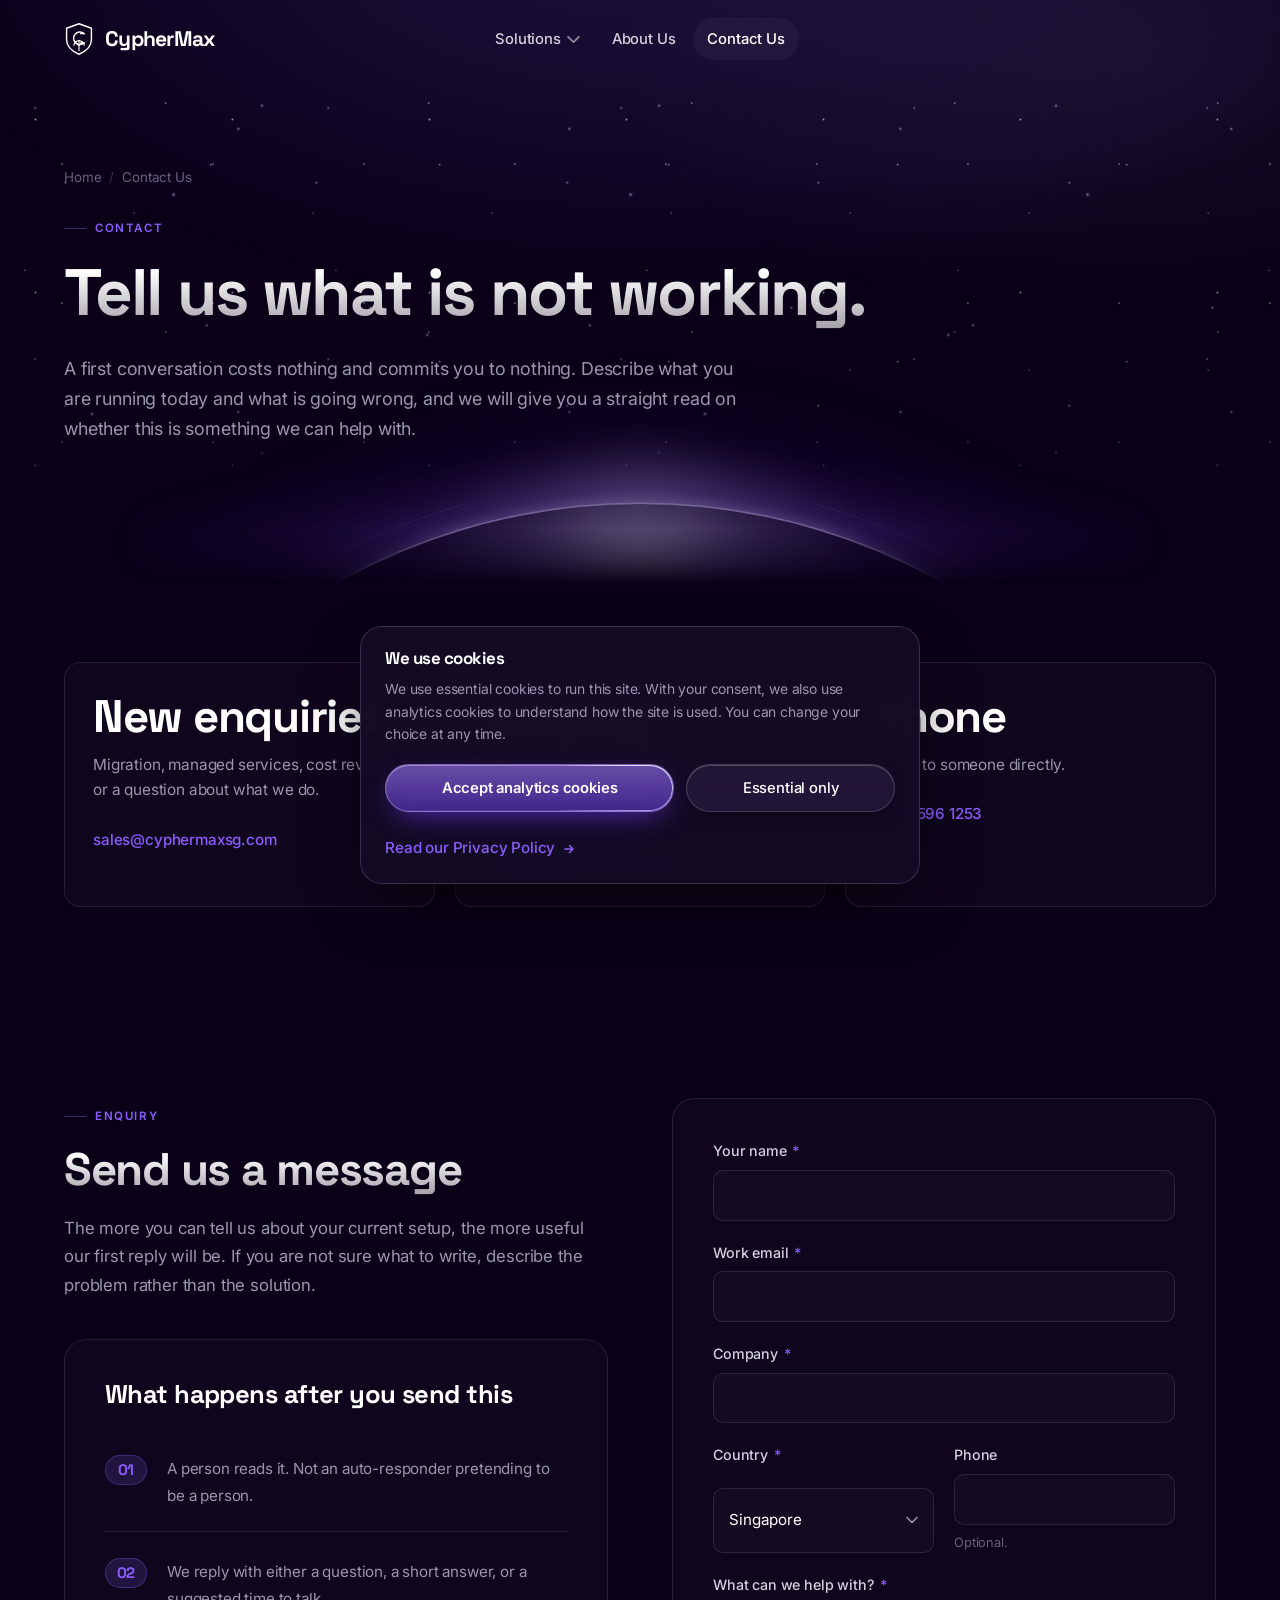
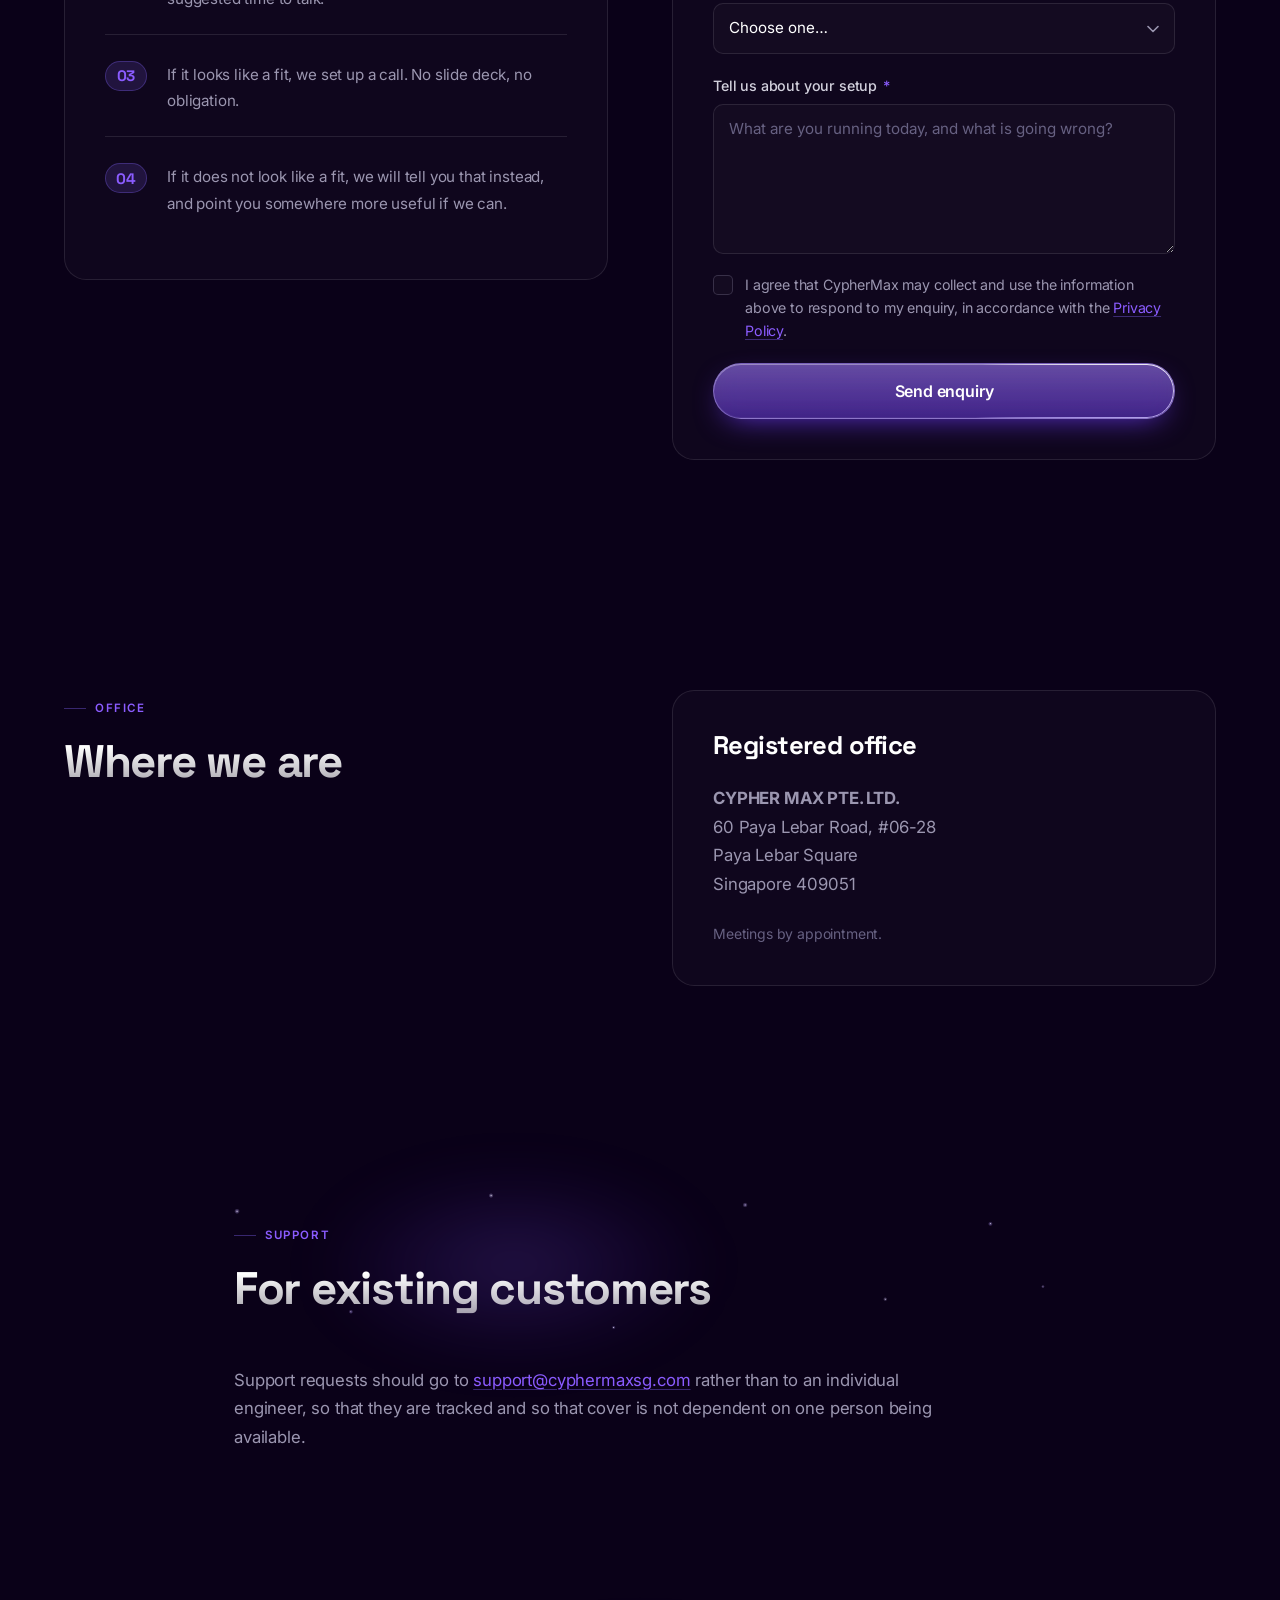
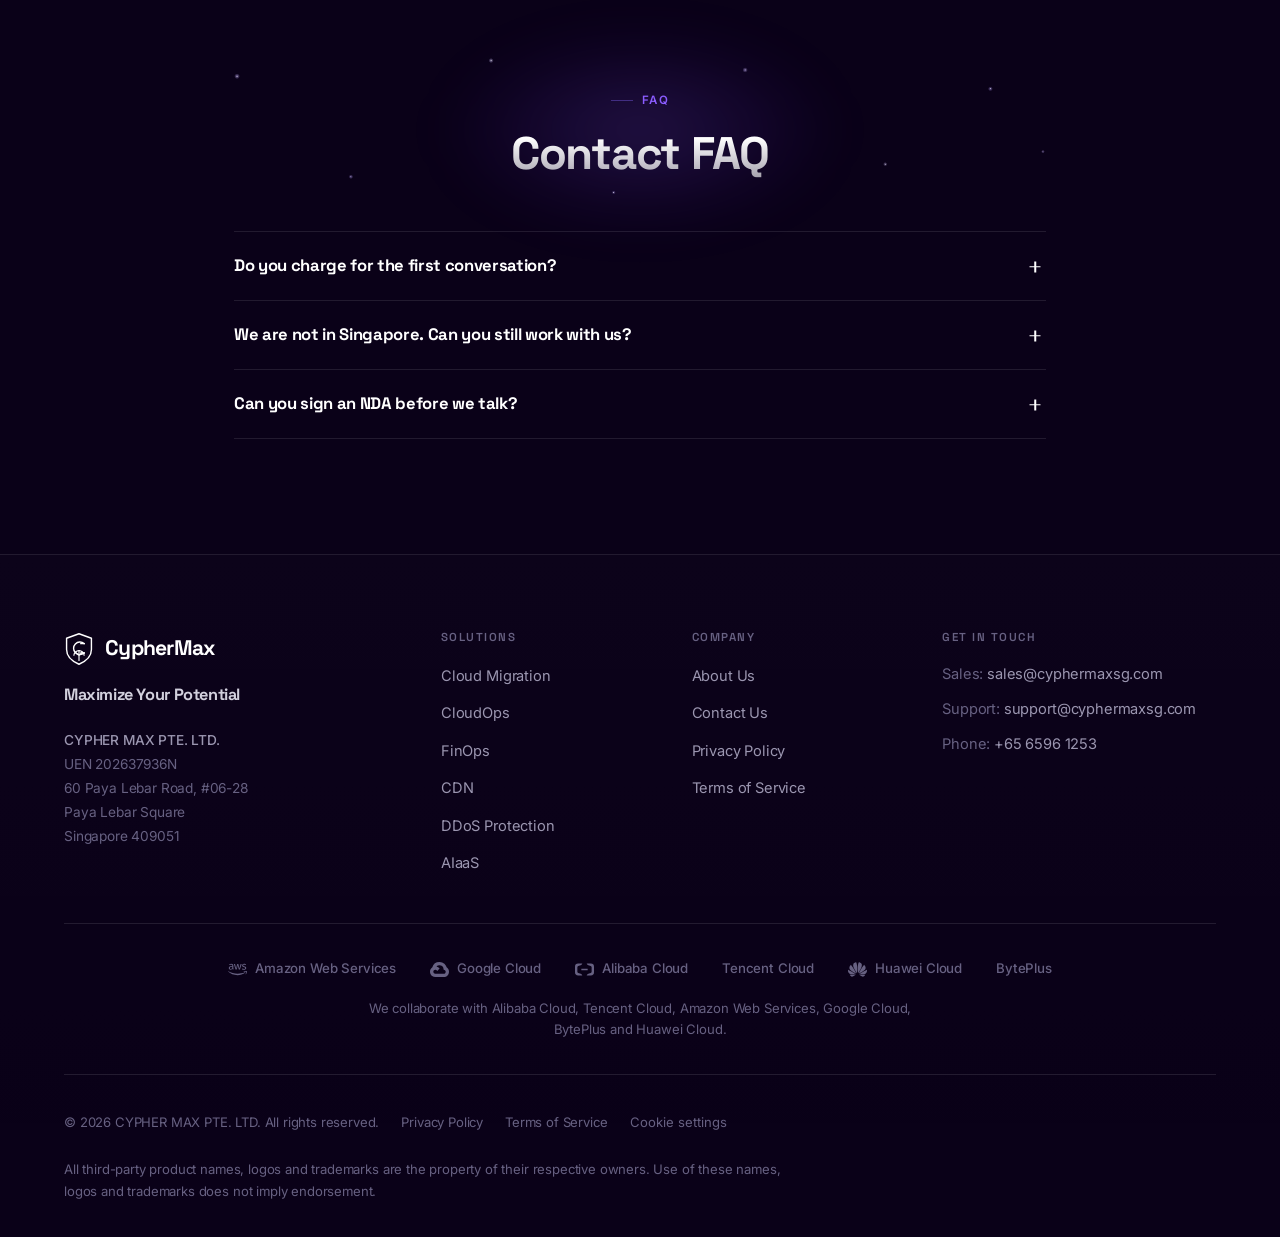
<file: contact/index.html>
<!DOCTYPE html>
<html lang="en-SG">
<head>
<meta charset="utf-8">
<meta name="viewport" content="width=device-width, initial-scale=1">
<title>Contact CypherMax | Cloud Services Singapore</title>
<meta name="description" content="Talk to CypherMax about cloud migration, managed operations, cost control, CDN, DDoS protection or AI. Singapore-based, serving Asia-Pacific.">
<link rel="canonical" href="https://cyphermaxsg.com/contact">

<meta property="og:type" content="website">
<meta property="og:site_name" content="CypherMax">
<meta property="og:locale" content="en_SG">
<meta property="og:url" content="https://cyphermaxsg.com/contact">
<meta property="og:title" content="Tell us what is not working. | CypherMax">
<meta property="og:description" content="Talk to CypherMax about cloud migration, managed operations, cost control, CDN, DDoS protection or AI. Singapore-based, serving Asia-Pacific.">
<meta property="og:image" content="https://cyphermaxsg.com/assets/og-image.png">
<meta name="twitter:card" content="summary_large_image">
<meta name="twitter:title" content="Tell us what is not working. | CypherMax">
<meta name="twitter:description" content="Talk to CypherMax about cloud migration, managed operations, cost control, CDN, DDoS protection or AI. Singapore-based, serving Asia-Pacific.">
<meta name="twitter:image" content="https://cyphermaxsg.com/assets/og-image.png">

<link rel="icon" href="../assets/favicon.svg" type="image/svg+xml">
<link rel="preconnect" href="https://fonts.googleapis.com">
<link rel="preconnect" href="https://fonts.gstatic.com" crossorigin>
<link rel="stylesheet" href="https://fonts.googleapis.com/css2?family=Inter:wght@400;500;600&family=Space+Grotesk:wght@700&display=swap">
<link rel="stylesheet" href="../assets/css/style.css">
<script type="application/ld+json">
{
  "@context": "https://schema.org",
  "@type": "FAQPage",
  "mainEntity": [
    {
      "@type": "Question",
      "name": "Do you charge for the first conversation?",
      "acceptedAnswer": {
        "@type": "Answer",
        "text": "No."
      }
    },
    {
      "@type": "Question",
      "name": "We are not in Singapore. Can you still work with us?",
      "acceptedAnswer": {
        "@type": "Answer",
        "text": "Yes. We work with customers across Asia-Pacific &mdash; primarily Singapore, Malaysia, Indonesia, Vietnam, Thailand and the Philippines, and also Hong Kong SAR, Taiwan, Japan, South Korea and Australia. Most work is done remotely, with on-site attendance where a project genuinely needs it."
      }
    },
    {
      "@type": "Question",
      "name": "Can you sign an NDA before we talk?",
      "acceptedAnswer": {
        "@type": "Answer",
        "text": "Yes. Say so in your message and we will send one."
      }
    }
  ]
}
</script>
<script type="application/ld+json">
{
  "@context": "https://schema.org",
  "@type": "ContactPage",
  "url": "https://cyphermaxsg.com/contact",
  "mainEntity": {
    "@type": "Organization",
    "name": "CypherMax",
    "legalName": "CYPHER MAX PTE. LTD.",
    "url": "https://cyphermaxsg.com/",
    "address": {
      "@type": "PostalAddress",
      "streetAddress": "60 Paya Lebar Road, #06-28, Paya Lebar Square",
      "addressLocality": "Singapore",
      "postalCode": "409051",
      "addressCountry": "SG"
    },
    "contactPoint": [
      {
        "@type": "ContactPoint",
        "contactType": "sales",
        "email": "sales@cyphermaxsg.com",
        "telephone": "+6565961253",
        "areaServed": "Asia-Pacific",
        "availableLanguage": "en"
      },
      {
        "@type": "ContactPoint",
        "contactType": "customer support",
        "email": "support@cyphermaxsg.com",
        "telephone": "+6565961253",
        "areaServed": "Asia-Pacific",
        "availableLanguage": "en"
      }
    ]
  }
}
</script>
</head>
<body>
<a class="skip-link" href="#main">Skip to content</a>

<div data-component="header" data-active="contact"></div>

<main id="main">

  <section class="hero hero--page">
    <div class="hero__sky" aria-hidden="true">
      <div class="hero__stars"></div>
      <div class="hero__horizon">
        <div class="hero__arcs"><span></span><span></span><span></span><span></span><span></span></div>
        <div class="hero__dome"></div>
        <div class="hero__aurora"></div>
      </div>
    </div>
    <div class="container hero__inner">
      <nav class="crumbs" aria-label="Breadcrumb">
        <a href="../index.html">Home</a><span aria-hidden="true">/</span><span>Contact Us</span>
      </nav>
      <p class="eyebrow">Contact</p>
      <h1 class="grad-text">Tell us what is not working.</h1>
      <p class="lede mt-24">
        A first conversation costs nothing and commits you to nothing. Describe what you are running
        today and what is going wrong, and we will give you a straight read on whether this is something
        we can help with.
      </p>
    </div>
  </section>

  <!-- 13.2 Contact options, above the form, so people who do not want to fill
       in a form can leave immediately with what they came for. -->
  <section class="section section--tight">
    <div class="container">
      <div class="grid grid--3">
        <article class="card card--hover" data-reveal>
          <h2 class="card__title">New enquiries</h2>
          <p class="card__body">Migration, managed services, cost review, or a question about what we do.</p>
          <a class="link-arrow mt-24" style="display:inline-flex" href="mailto:sales@cyphermaxsg.com">
            <span data-param="contact.salesEmail"></span>
          </a>
        </article>

        <!-- TBD (register 17): if a support portal or dedicated escalation
             number exists for contracted customers, add it to this card. -->
        <article class="card card--hover" data-reveal>
          <h2 class="card__title">Existing customers</h2>
          <p class="card__body">Technical support and service requests.</p>
          <a class="link-arrow mt-24" style="display:inline-flex" href="mailto:support@cyphermaxsg.com">
            <span data-param="contact.supportEmail"></span>
          </a>
        </article>

        <article class="card card--hover" data-reveal>
          <h2 class="card__title">Phone</h2>
          <p class="card__body">Speak to someone directly.</p>
          <a class="link-arrow mt-24" style="display:inline-flex" href="tel:+6565961253">
            <span data-param="contact.phoneDisplay"></span>
          </a>
          <!-- Omitted entirely when the parameter is empty — never an empty row
               or the word "Hours" with nothing after it (spec 13.2). -->
          <p class="faint mt-24" data-param-if="contact.businessHours" style="margin-bottom:0">
            <span data-param="contact.businessHours"></span>
          </p>
        </article>
      </div>
    </div>
  </section>

  <!-- 13.3 Enquiry form -->
  <section class="section">
    <div class="container">
      <div class="split">
        <div>
          <p class="eyebrow">Enquiry</p>
          <h2 class="grad-text">Send us a message</h2>
          <p class="section-intro">
            The more you can tell us about your current setup, the more useful our first reply will be.
            If you are not sure what to write, describe the problem rather than the solution.
          </p>

          <div class="panel mt-40">
            <h3 class="card__title">What happens after you send this</h3>
            <ol class="steps mt-24">
              <li>
                <span class="steps__body">A person reads it. Not an auto-responder pretending to be a person.</span>
              </li>
              <li>
                <span class="steps__body"><span data-param-if="commitments.enquiryResponse">We reply within <span data-param="commitments.enquiryResponse"></span> with either a question, a short answer, or a suggested time to talk.</span><span data-param-else="commitments.enquiryResponse">We reply with either a question, a short answer, or a suggested time to talk.</span></span>
              </li>
              <li>
                <span class="steps__body">If it looks like a fit, we set up a <span data-param-if="commitments.consultationDuration"><span data-param="commitments.consultationDuration"></span> </span>call. No slide deck, no obligation.</span>
              </li>
              <li>
                <span class="steps__body">If it does not look like a fit, we will tell you that instead, and point you somewhere more useful if we can.</span>
              </li>
            </ol>
            <!--
              Note on step 2: commitments.enquiryResponse ships EMPTY on purpose.
              Fill it in only when a named person is accountable for meeting it
              every working day. A published response time that is missed is more
              damaging than no published response time, because the first thing a
              prospect learns about you is that a commitment did not hold.
            -->
          </div>
        </div>

        <div class="panel" data-reveal>
          <!--
            This form does NOT deliver anywhere yet — there is no backend in this
            release. See the header comment in /assets/js/form.js for what has to
            exist before launch (delivery to sales@, server-side validation, rate
            limiting, and the consent record).
          -->
          <form class="form" id="enquiry-form" novalidate>
            <div role="alert" tabindex="-1" class="form__status"></div>

            <div class="field">
              <label class="field__label" for="f-name">Your name <span class="req" aria-hidden="true">*</span></label>
              <input type="text" id="f-name" name="name" maxlength="100" autocomplete="name"
                     required aria-describedby="e-name">
              <p class="field__error" id="e-name"></p>
            </div>

            <div class="field">
              <label class="field__label" for="f-email">Work email <span class="req" aria-hidden="true">*</span></label>
              <input type="email" id="f-email" name="email" autocomplete="email"
                     required aria-describedby="e-email w-email">
              <p class="field__error" id="e-email"></p>
              <p class="field__warning" id="w-email"></p>
            </div>

            <div class="field">
              <label class="field__label" for="f-company">Company <span class="req" aria-hidden="true">*</span></label>
              <input type="text" id="f-company" name="company" maxlength="150" autocomplete="organization"
                     required aria-describedby="e-company">
              <p class="field__error" id="e-company"></p>
            </div>

            <div class="form__row">
              <div class="field">
                <label class="field__label" for="f-country">Country <span class="req" aria-hidden="true">*</span></label>
                <select id="f-country" name="country" required aria-describedby="e-country">
            <option value="Singapore" selected>Singapore</option>
            <option value="Malaysia">Malaysia</option>
            <option value="Indonesia">Indonesia</option>
            <option value="Vietnam">Vietnam</option>
            <option value="Thailand">Thailand</option>
            <option value="Philippines">Philippines</option>
            <option value="Hong Kong SAR">Hong Kong SAR</option>
            <option value="Taiwan">Taiwan</option>
            <option value="Japan">Japan</option>
            <option value="South Korea">South Korea</option>
            <option value="Australia">Australia</option>
            <option value="Other">Other</option>
                </select>
                <p class="field__error" id="e-country"></p>
              </div>

              <div class="field">
                <label class="field__label" for="f-phone">Phone</label>
                <input type="tel" id="f-phone" name="phone" autocomplete="tel">
                <p class="field__hint">Optional.</p>
              </div>
            </div>

            <div class="field">
              <label class="field__label" for="f-interest">What can we help with? <span class="req" aria-hidden="true">*</span></label>
              <select id="f-interest" name="interest" required aria-describedby="e-interest">
                <option value="">Choose one…</option>
            <option value="Cloud Migration">Cloud Migration</option>
            <option value="CloudOps">CloudOps</option>
            <option value="FinOps">FinOps</option>
            <option value="CDN">CDN</option>
            <option value="DDoS Protection">DDoS Protection</option>
            <option value="AIaaS">AIaaS</option>
            <option value="Not sure yet">Not sure yet</option>
            <option value="Something else">Something else</option>
              </select>
              <p class="field__error" id="e-interest"></p>
            </div>

            <div class="field">
              <label class="field__label" for="f-message">Tell us about your setup <span class="req" aria-hidden="true">*</span></label>
              <textarea id="f-message" name="message" minlength="20" maxlength="2000" required
                        aria-describedby="e-message"
                        placeholder="What are you running today, and what is going wrong?"></textarea>
              <p class="field__error" id="e-message"></p>
            </div>

            <!-- Honeypot: hidden from people, visible to naive bots (spec 16.3). -->
            <div class="hp-field" aria-hidden="true">
              <label for="f-website">Website</label>
              <input type="text" id="f-website" name="website" tabindex="-1" autocomplete="off">
            </div>

            <!-- Mandatory, unticked by default, never bundled with marketing. -->
            <div>
              <label class="checkbox" for="f-consent">
                <input type="checkbox" id="f-consent" name="consent" required aria-describedby="consent-error">
                <span>I agree that CypherMax may collect and use the information above to respond to my
                enquiry, in accordance with the <a class="link-underline" href="../privacy/index.html">Privacy Policy</a>.</span>
              </label>
              <p class="field__error" id="consent-error" style="display:block"></p>
            </div>

            <!-- Rendered only when features.marketingOptIn is true; form.js
                 removes it otherwise. Submission is never conditional on it. -->
            <div data-marketing-field>
              <label class="checkbox" for="f-marketing">
                <input type="checkbox" id="f-marketing" name="marketing">
                <span>Send me occasional updates from CypherMax. I can unsubscribe at any time.</span>
              </label>
            </div>

            <button class="btn btn--primary btn--lg btn--block" type="submit">Send enquiry</button>
          </form>
        </div>
      </div>
    </div>
  </section>

  <!-- 13.5 Office -->
  <section class="section section--panel">
    <div class="container">
      <div class="split">
        <div>
          <p class="eyebrow">Office</p>
          <h2 class="grad-text">Where we are</h2>
        </div>
        <!--
          TBD (register B11): confirm whether 60 Paya Lebar Road #06-28 is a
          staffed office, a serviced office, or a registered-agent address. If it
          is NOT a staffed office, this block is labelled "Registered office" and
          gains "Meetings by appointment" rather than implying visitors can drop
          in. It is labelled "Registered office" here because that is what the
          ACRA filing actually supports.

          Only embed a map if this is a real, visitable office — an embedded map
          pointing at a registered-agent address is worse than a plain text
          address. A third-party map embed also sets cookies, so it must sit
          behind the consent gate (spec 3.6), which in practice means a static
          image until consent is given.
        -->
        <div class="panel" data-reveal>
          <h3 class="card__title">Registered office</h3>
          <address class="section-intro mt-24" style="font-style:normal">
            <strong>CYPHER MAX PTE. LTD.</strong><br>
            60 Paya Lebar Road, #06-28<br>
            Paya Lebar Square<br>
            Singapore 409051
          </address>
          <p class="faint mt-24">Meetings by appointment.</p>
        </div>
      </div>
    </div>
  </section>

  <!-- 13.6 Support expectations -->
  <section class="section">
    <div class="container container--narrow">
      <div class="section-head">
        <p class="eyebrow">Support</p>
        <h2 class="grad-text">For existing customers</h2>
      </div>
      <!--
        TBD (register 17): support hours, response targets by severity, and the
        escalation path for contracted customers. Publish only what is
        contractually committed, and add each figure as a parameter in params.js
        rather than as page text — an aspirational response time on a public page
        will be quoted back to you during an incident.
      -->
      <p class="section-intro mt-0">
        Support requests should go to
        <a class="link-underline" href="mailto:support@cyphermaxsg.com"><span data-param="contact.supportEmail"></span></a>
        rather than to an individual engineer, so that they are tracked and so that cover is not
        dependent on one person being available.
      </p>
    </div>
  </section>

  <section class="section">
    <div class="container container--narrow">
      <div class="section-head section-head--center">
        <p class="eyebrow eyebrow--center">FAQ</p>
        <h2 class="grad-text">Contact FAQ</h2>
      </div>

      <div class="faq">
        <div class="faq__item">
          <button class="faq__q" type="button" aria-expanded="false" aria-controls="faq-contact-1">
            Do you charge for the first conversation?
            <span class="faq__icon" aria-hidden="true"></span>
          </button>
          <div class="faq__a" id="faq-contact-1" data-open="false"><div>
            <p>No.</p>
          </div></div>
        </div>

        <div class="faq__item">
          <button class="faq__q" type="button" aria-expanded="false" aria-controls="faq-contact-2">
            We are not in Singapore. Can you still work with us?
            <span class="faq__icon" aria-hidden="true"></span>
          </button>
          <div class="faq__a" id="faq-contact-2" data-open="false"><div>
            <p>Yes. We work with customers across Asia-Pacific &mdash; primarily Singapore, Malaysia, Indonesia, Vietnam, Thailand and the Philippines, and also Hong Kong SAR, Taiwan, Japan, South Korea and Australia. Most work is done remotely, with on-site attendance where a project genuinely needs it.</p>
          </div></div>
        </div>

        <div class="faq__item">
          <button class="faq__q" type="button" aria-expanded="false" aria-controls="faq-contact-3">
            Can you sign an NDA before we talk?
            <span class="faq__icon" aria-hidden="true"></span>
          </button>
          <div class="faq__a" id="faq-contact-3" data-open="false"><div>
            <p>Yes. Say so in your message and we will send one.</p>
          </div></div>
        </div>
      </div>
    </div>
  </section>

</main>

<div data-component="footer"></div>

<script src="../assets/js/params.js"></script>
<script src="../assets/js/marks.js"></script>
<script src="../assets/js/site.js"></script>
<script src="../assets/js/form.js"></script>
</body>
</html>
</file>
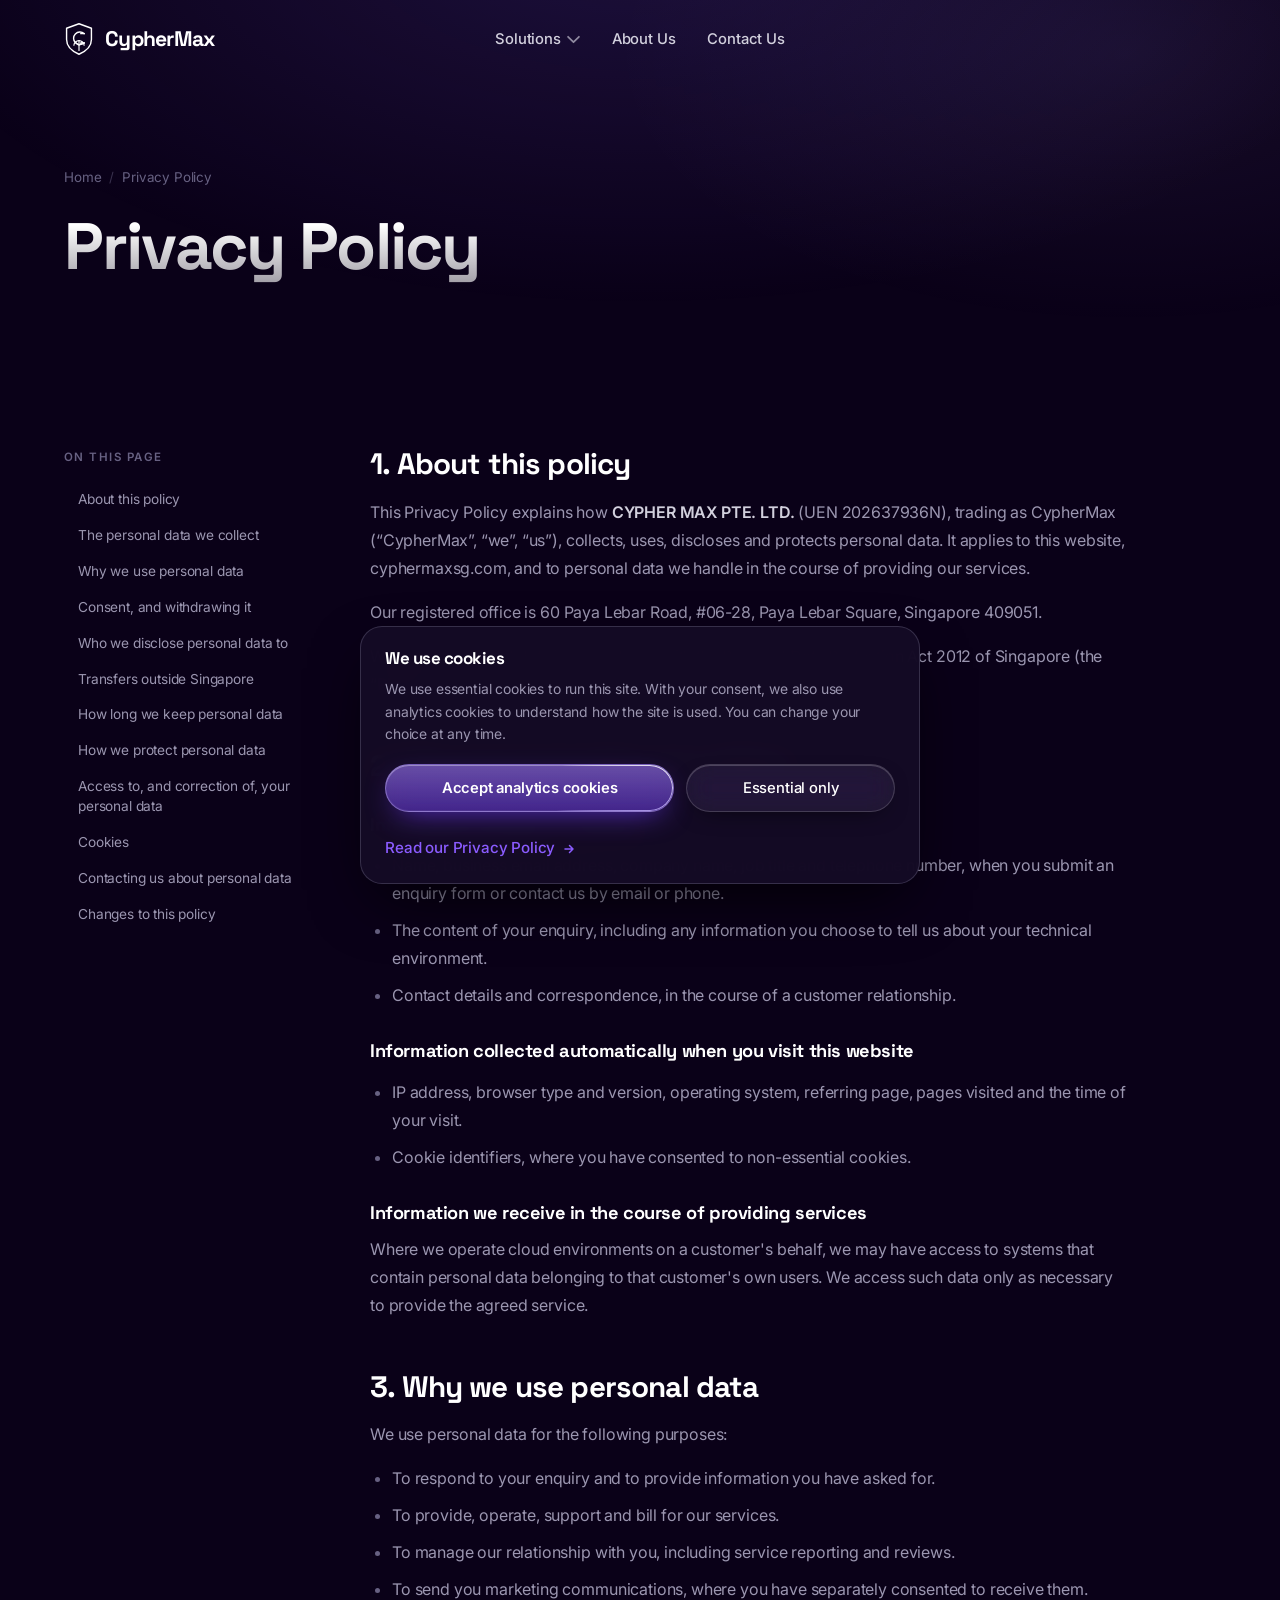
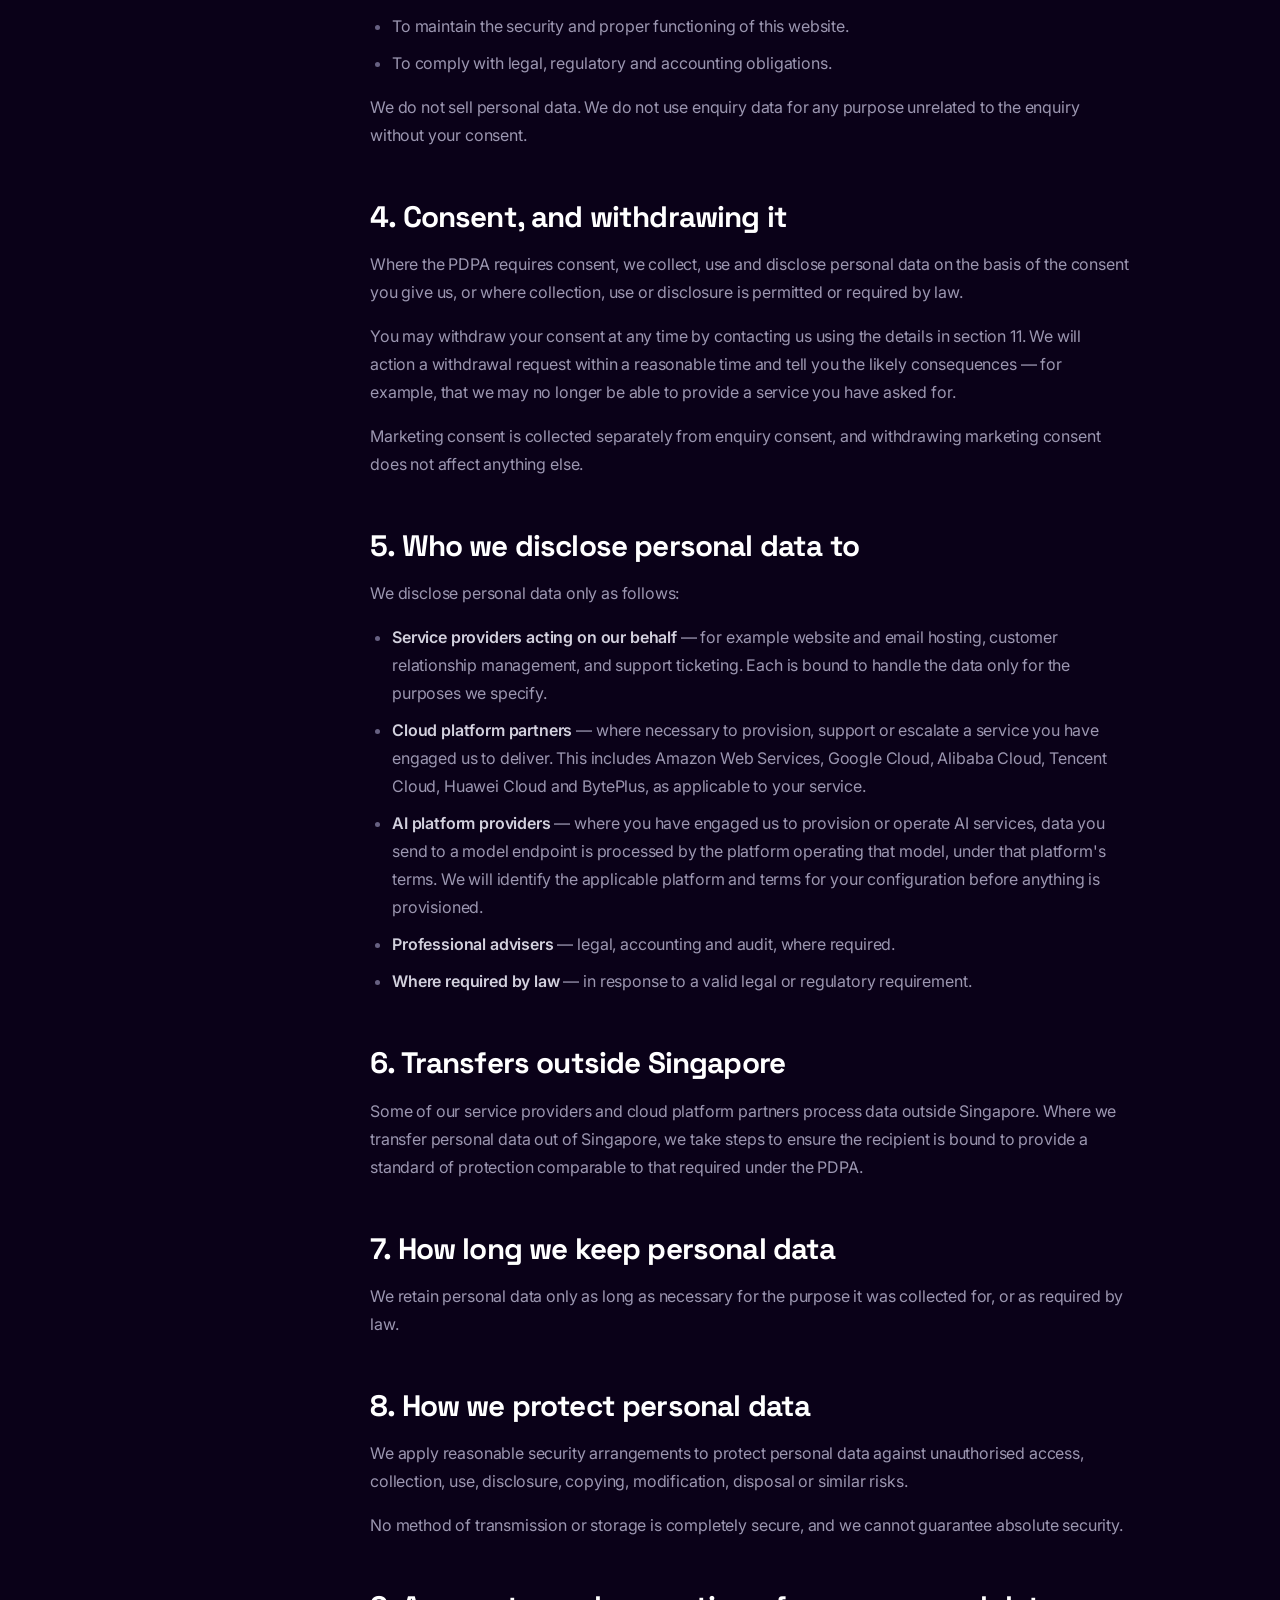
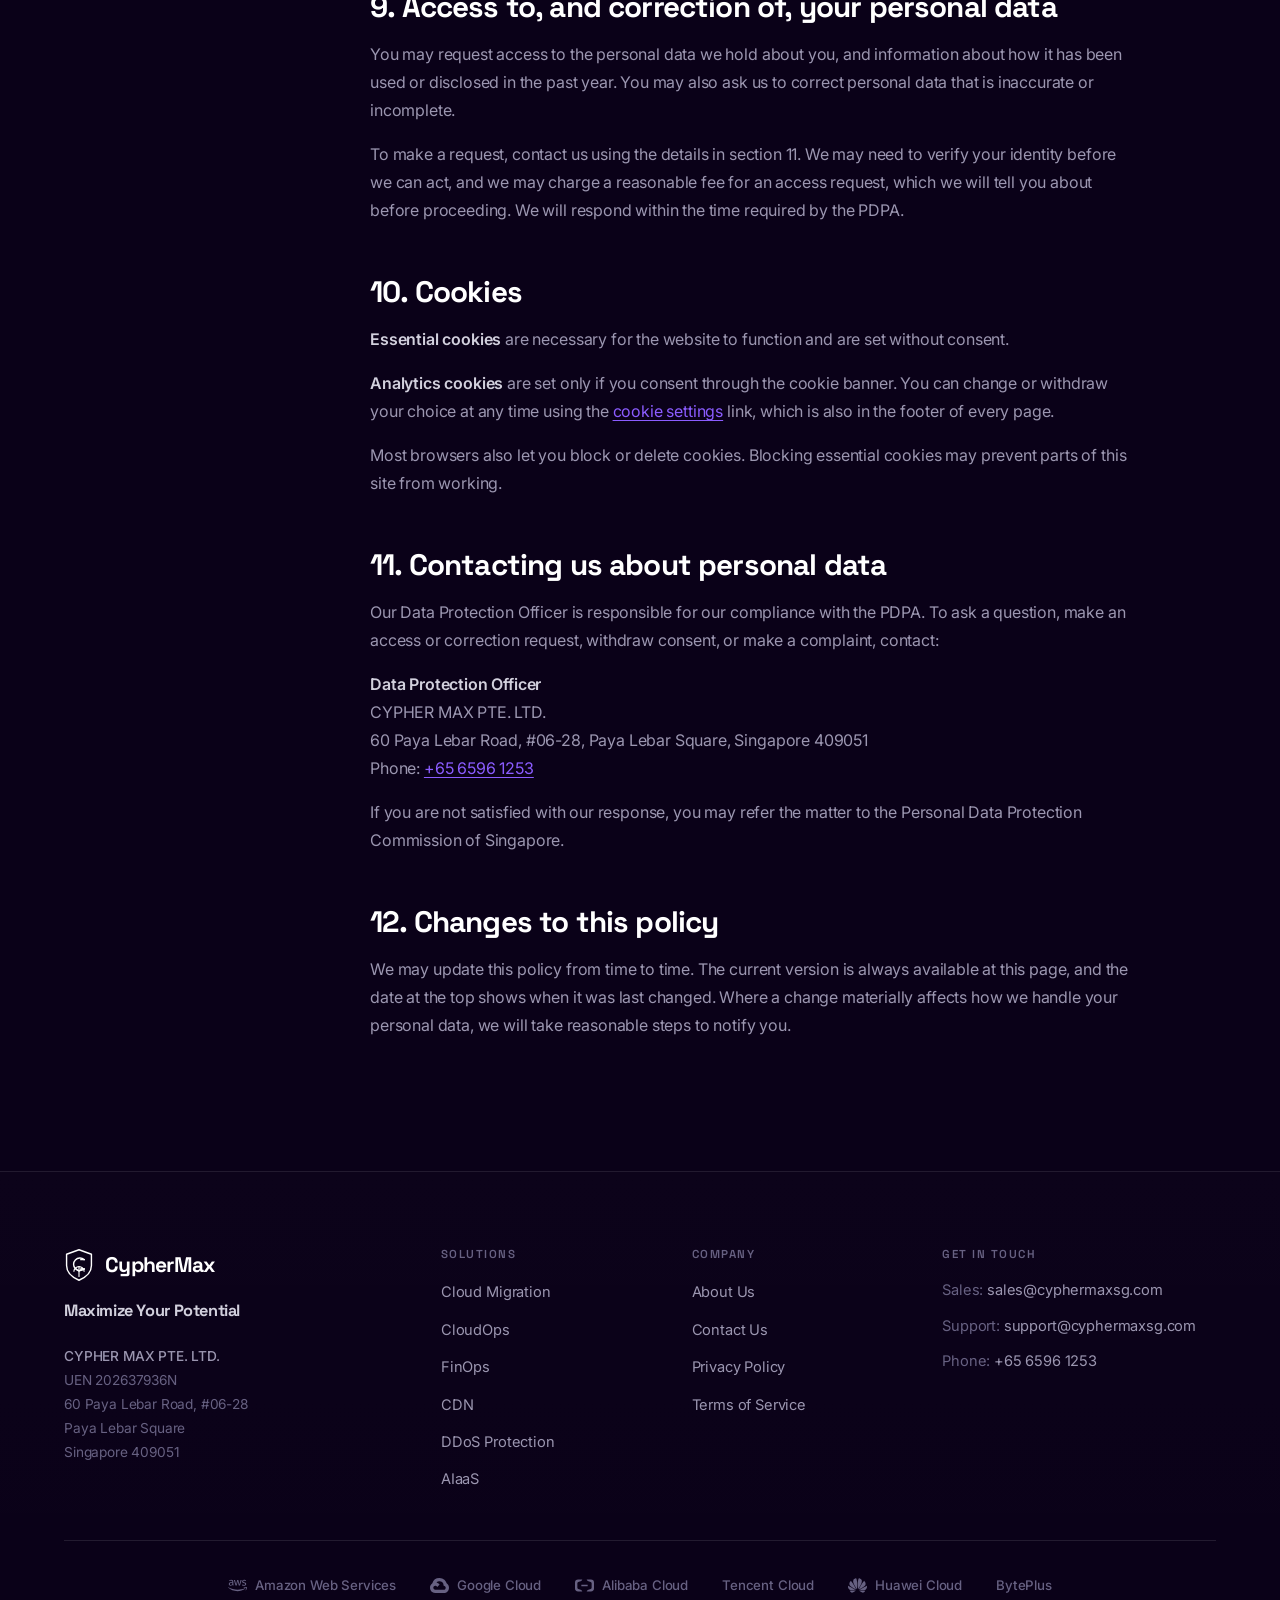
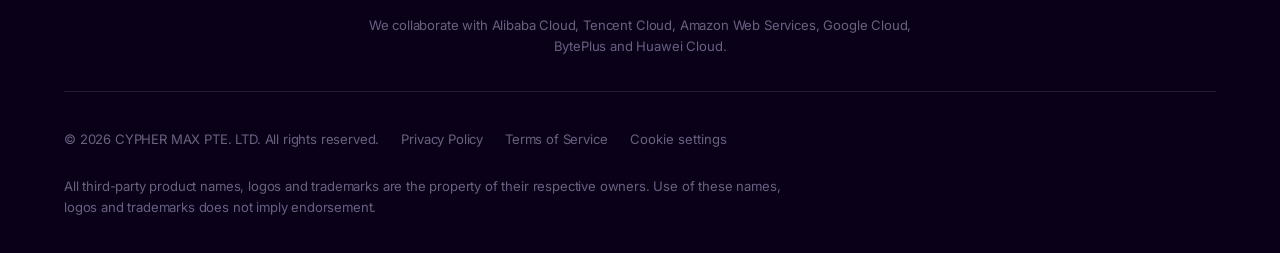
<file: privacy/index.html>
<!DOCTYPE html>
<html lang="en-SG">
<head>
<meta charset="utf-8">
<meta name="viewport" content="width=device-width, initial-scale=1">
<title>Privacy Policy | CypherMax</title>
<meta name="description" content="How CypherMax collects, uses, discloses and protects personal data, in accordance with Singapore&#x27;s Personal Data Protection Act.">
<link rel="canonical" href="https://cyphermaxsg.com/privacy">

<meta property="og:type" content="website">
<meta property="og:site_name" content="CypherMax">
<meta property="og:locale" content="en_SG">
<meta property="og:url" content="https://cyphermaxsg.com/privacy">
<meta property="og:title" content="Privacy Policy | CypherMax">
<meta property="og:description" content="How CypherMax collects, uses, discloses and protects personal data, in accordance with Singapore&#x27;s Personal Data Protection Act.">
<meta property="og:image" content="https://cyphermaxsg.com/assets/og-image.png">
<meta name="twitter:card" content="summary_large_image">
<meta name="twitter:title" content="Privacy Policy | CypherMax">
<meta name="twitter:description" content="How CypherMax collects, uses, discloses and protects personal data, in accordance with Singapore&#x27;s Personal Data Protection Act.">
<meta name="twitter:image" content="https://cyphermaxsg.com/assets/og-image.png">

<link rel="icon" href="../assets/favicon.svg" type="image/svg+xml">
<link rel="preconnect" href="https://fonts.googleapis.com">
<link rel="preconnect" href="https://fonts.gstatic.com" crossorigin>
<link rel="stylesheet" href="https://fonts.googleapis.com/css2?family=Inter:wght@400;500;600&family=Space+Grotesk:wght@700&display=swap">
<link rel="stylesheet" href="../assets/css/style.css">
</head>
<body>
<a class="skip-link" href="#main">Skip to content</a>

<div data-component="header" data-active="privacy"></div>

<main id="main">

  <section class="hero hero--page">
    <div class="container hero__inner">
      <nav class="crumbs" aria-label="Breadcrumb">
        <a href="../index.html">Home</a><span aria-hidden="true">/</span><span>Privacy Policy</span>
      </nav>
      <h1 class="grad-text">Privacy Policy</h1>
    </div>
  </section>

  <section class="section" style="padding-top:0">
    <div class="container">
      <div class="legal-layout">
        <nav class="legal-toc" aria-label="On this page">
          <p class="legal-toc__title">On this page</p>
          <ol>
            <li><a href="#about-policy">About this policy</a></li>
            <li><a href="#data-collected">The personal data we collect</a></li>
            <li><a href="#why">Why we use personal data</a></li>
            <li><a href="#consent">Consent, and withdrawing it</a></li>
            <li><a href="#disclosure">Who we disclose personal data to</a></li>
            <li><a href="#transfers">Transfers outside Singapore</a></li>
            <li><a href="#retention">How long we keep personal data</a></li>
            <li><a href="#security">How we protect personal data</a></li>
            <li><a href="#access">Access to, and correction of, your personal data</a></li>
            <li><a href="#cookies">Cookies</a></li>
            <li><a href="#contact-dpo">Contacting us about personal data</a></li>
            <li><a href="#changes">Changes to this policy</a></li>
          </ol>
        </nav>

        <div class="prose">
      <div class="prose__meta" data-feature="legalDraftNotice" style="border-color:rgba(251,191,36,.4);background:rgba(251,191,36,.07)">
        <strong>Draft &mdash; pending legal review.</strong> This page is a working draft, complete
        enough to review but not to publish. It requires review by a Singapore-qualified adviser, and
        several details are still to be confirmed. Do not treat it as the published policy.
        <em>(Remove by setting <code>features.legalDraftNotice</code> to <code>false</code> in
        params.js, once that review is done.)</em>
      </div>

          <!--
            TBD: effective date and last-updated date. Both are set on the day
            the reviewed version is published — not before, because a date on an
            unreviewed draft is itself a false statement.
          -->

      <h2 id="about-policy">1. About this policy</h2>
      <p>This Privacy Policy explains how <strong>CYPHER MAX PTE. LTD.</strong> (UEN 202637936N),
      trading as CypherMax (&ldquo;CypherMax&rdquo;, &ldquo;we&rdquo;, &ldquo;us&rdquo;), collects,
      uses, discloses and protects personal data. It applies to this website, cyphermaxsg.com, and to
      personal data we handle in the course of providing our services.</p>
      <p>Our registered office is 60 Paya Lebar Road, #06-28, Paya Lebar Square, Singapore 409051.</p>
      <p>We handle personal data in accordance with the Personal Data Protection Act 2012 of Singapore
      (the &ldquo;PDPA&rdquo;).</p>

      <h2 id="data-collected">2. The personal data we collect</h2>
      <h3>Information you give us directly</h3>
      <ul>
        <li>Name, business email address, company name, job title and telephone number, when you submit
        an enquiry form or contact us by email or phone.</li>
        <li>The content of your enquiry, including any information you choose to tell us about your
        technical environment.</li>
        <li>Contact details and correspondence, in the course of a customer relationship.</li>
      </ul>

      <h3>Information collected automatically when you visit this website</h3>
      <ul>
        <li>IP address, browser type and version, operating system, referring page, pages visited and the
        time of your visit.</li>
        <li>Cookie identifiers, where you have consented to non-essential cookies.</li>
      </ul>
      <!--
        TBD (register B9): confirm the exact analytics and tracking tools in use
        and name each one here. If no analytics tool is used, say so plainly — it
        is a genuine trust signal. Nothing is named right now because nothing has
        been chosen; see loadAnalytics() in site.js.
      -->

      <h3>Information we receive in the course of providing services</h3>
      <p>Where we operate cloud environments on a customer's behalf, we may have access to systems that
      contain personal data belonging to that customer's own users. We access such data only as necessary
      to provide the agreed service.</p>
      <!--
        TBD (register 17): confirm how service-context data handling is governed —
        typically a data processing addendum within the customer's service
        agreement. This policy should REFERENCE that agreement rather than
        attempt to replace it.
      -->

      <h2 id="why">3. Why we use personal data</h2>
      <p>We use personal data for the following purposes:</p>
      <ul>
        <li>To respond to your enquiry and to provide information you have asked for.</li>
        <li>To provide, operate, support and bill for our services.</li>
        <li>To manage our relationship with you, including service reporting and reviews.</li>
        <li>To send you marketing communications, where you have separately consented to receive them.</li>
        <li>To maintain the security and proper functioning of this website.</li>
        <li>To comply with legal, regulatory and accounting obligations.</li>
      </ul>
      <p>We do not sell personal data. We do not use enquiry data for any purpose unrelated to the
      enquiry without your consent.</p>

      <h2 id="consent">4. Consent, and withdrawing it</h2>
      <p>Where the PDPA requires consent, we collect, use and disclose personal data on the basis of the
      consent you give us, or where collection, use or disclosure is permitted or required by law.</p>
      <p>You may withdraw your consent at any time by contacting us using the details in section 11. We
      will action a withdrawal request within a reasonable time and tell you the likely consequences
      &mdash; for example, that we may no longer be able to provide a service you have asked for.</p>
      <p>Marketing consent is collected separately from enquiry consent, and withdrawing marketing
      consent does not affect anything else.</p>

      <h2 id="disclosure">5. Who we disclose personal data to</h2>
      <p>We disclose personal data only as follows:</p>
      <ul>
        <li><strong>Service providers acting on our behalf</strong> &mdash; for example website and email
        hosting, customer relationship management, and support ticketing. Each is bound to handle the
        data only for the purposes we specify.</li>
        <li><strong>Cloud platform partners</strong> &mdash; where necessary to provision, support or
        escalate a service you have engaged us to deliver. This includes Amazon Web Services, Google
        Cloud, Alibaba Cloud, Tencent Cloud, Huawei Cloud and BytePlus, as applicable to your service.</li>
        <li><strong>AI platform providers</strong> &mdash; where you have engaged us to provision or
        operate AI services, data you send to a model endpoint is processed by the platform operating
        that model, under that platform's terms. We will identify the applicable platform and terms for
        your configuration before anything is provisioned.</li>
        <li><strong>Professional advisers</strong> &mdash; legal, accounting and audit, where required.</li>
        <li><strong>Where required by law</strong> &mdash; in response to a valid legal or regulatory
        requirement.</li>
      </ul>
      <!--
        TBD (register 17): produce an accurate list of the actual service
        providers and subprocessors used — website host, form handler, email
        provider, CRM, analytics, ticketing — and either name them here or commit
        to maintaining a current list available on request. Enterprise customers
        WILL ask for this list during due diligence.
      -->

      <h2 id="transfers">6. Transfers outside Singapore</h2>
      <p>Some of our service providers and cloud platform partners process data outside Singapore. Where
      we transfer personal data out of Singapore, we take steps to ensure the recipient is bound to
      provide a standard of protection comparable to that required under the PDPA.</p>
      <!--
        TBD (register 17): confirm the actual jurisdictions involved, which will
        follow from the hosting and tooling decisions, and confirm the
        contractual mechanism relied upon for each transfer.
      -->

      <h2 id="retention">7. How long we keep personal data</h2>
      <p>We retain personal data only as long as necessary for the purpose it was collected for, or as
      required by law.</p>
      <!--
        TBD (register 17): state the retention period for (a) enquiries that do
        not lead to an engagement, and (b) customer records after the
        relationship ends. Both must be real periods that are actually enforced,
        and consistent with the submission-storage decision in spec 16.3. The
        specific periods are omitted here rather than guessed.
      -->

      <h2 id="security">8. How we protect personal data</h2>
      <p>We apply reasonable security arrangements to protect personal data against unauthorised access,
      collection, use, disclosure, copying, modification, disposal or similar risks.</p>
      <p>No method of transmission or storage is completely secure, and we cannot guarantee absolute
      security.</p>
      <!--
        TBD (register 17): describe the measures actually in place — for example
        encryption in transit, access provisioned through named individual
        accounts with least-privilege scoping, multi-factor authentication on
        administrative accounts, and periodic access review. Describe ONLY what
        is genuinely implemented, and do not claim a certification here.
      -->

      <h2 id="access">9. Access to, and correction of, your personal data</h2>
      <p>You may request access to the personal data we hold about you, and information about how it has
      been used or disclosed in the past year. You may also ask us to correct personal data that is
      inaccurate or incomplete.</p>
      <p>To make a request, contact us using the details in section 11. We may need to verify your
      identity before we can act, and we may charge a reasonable fee for an access request, which we will
      tell you about before proceeding. We will respond within the time required by the PDPA.</p>

      <h2 id="cookies">10. Cookies</h2>
      <p><strong>Essential cookies</strong> are necessary for the website to function and are set without
      consent.</p>
      <p><strong>Analytics cookies</strong> are set only if you consent through the cookie banner. You can
      change or withdraw your choice at any time using the
      <a href="#" data-cookie-settings>cookie settings</a> link, which is also in the footer of every
      page.</p>
      <p>Most browsers also let you block or delete cookies. Blocking essential cookies may prevent parts
      of this site from working.</p>
      <!--
        TBD (register B9): once the analytics tooling is confirmed, list each
        cookie — name, purpose, type and duration. This table is expected in a
        complete cookie disclosure.
      -->

      <h2 id="contact-dpo">11. Contacting us about personal data</h2>
      <p>Our Data Protection Officer is responsible for our compliance with the PDPA. To ask a question,
      make an access or correction request, withdraw consent, or make a complaint, contact:</p>
      <!--
        ****** BLOCKING — register B1. THIS PAGE CANNOT BE PUBLISHED AS IT STANDS. ******
        The PDPA requires an organisation to designate at least one individual as
        a Data Protection Officer and to make that DPO's business contact
        information PUBLICLY AVAILABLE. Two things are missing:
          1. the DPO's name or role title, and
          2. a dedicated, MONITORED email address (dpo@cyphermaxsg.com is the
             conventional choice and should be created).
        Neither is invented here. Add both to the block below before launch.
      -->
      <p>
        <strong>Data Protection Officer</strong><br>
        CYPHER MAX PTE. LTD.<br>
        60 Paya Lebar Road, #06-28, Paya Lebar Square, Singapore 409051<br>
        Phone: <a href="tel:+6565961253"><span data-param="contact.phoneDisplay"></span></a>
      </p>
      <p>If you are not satisfied with our response, you may refer the matter to the Personal Data
      Protection Commission of Singapore.</p>

      <h2 id="changes">12. Changes to this policy</h2>
      <p>We may update this policy from time to time. The current version is always available at this
      page, and the date at the top shows when it was last changed. Where a change materially affects how
      we handle your personal data, we will take reasonable steps to notify you.</p>

        </div>
      </div>
    </div>
  </section>

</main>

<div data-component="footer"></div>

<script src="../assets/js/params.js"></script>
<script src="../assets/js/marks.js"></script>
<script src="../assets/js/site.js"></script>
</body>
</html>
</file>
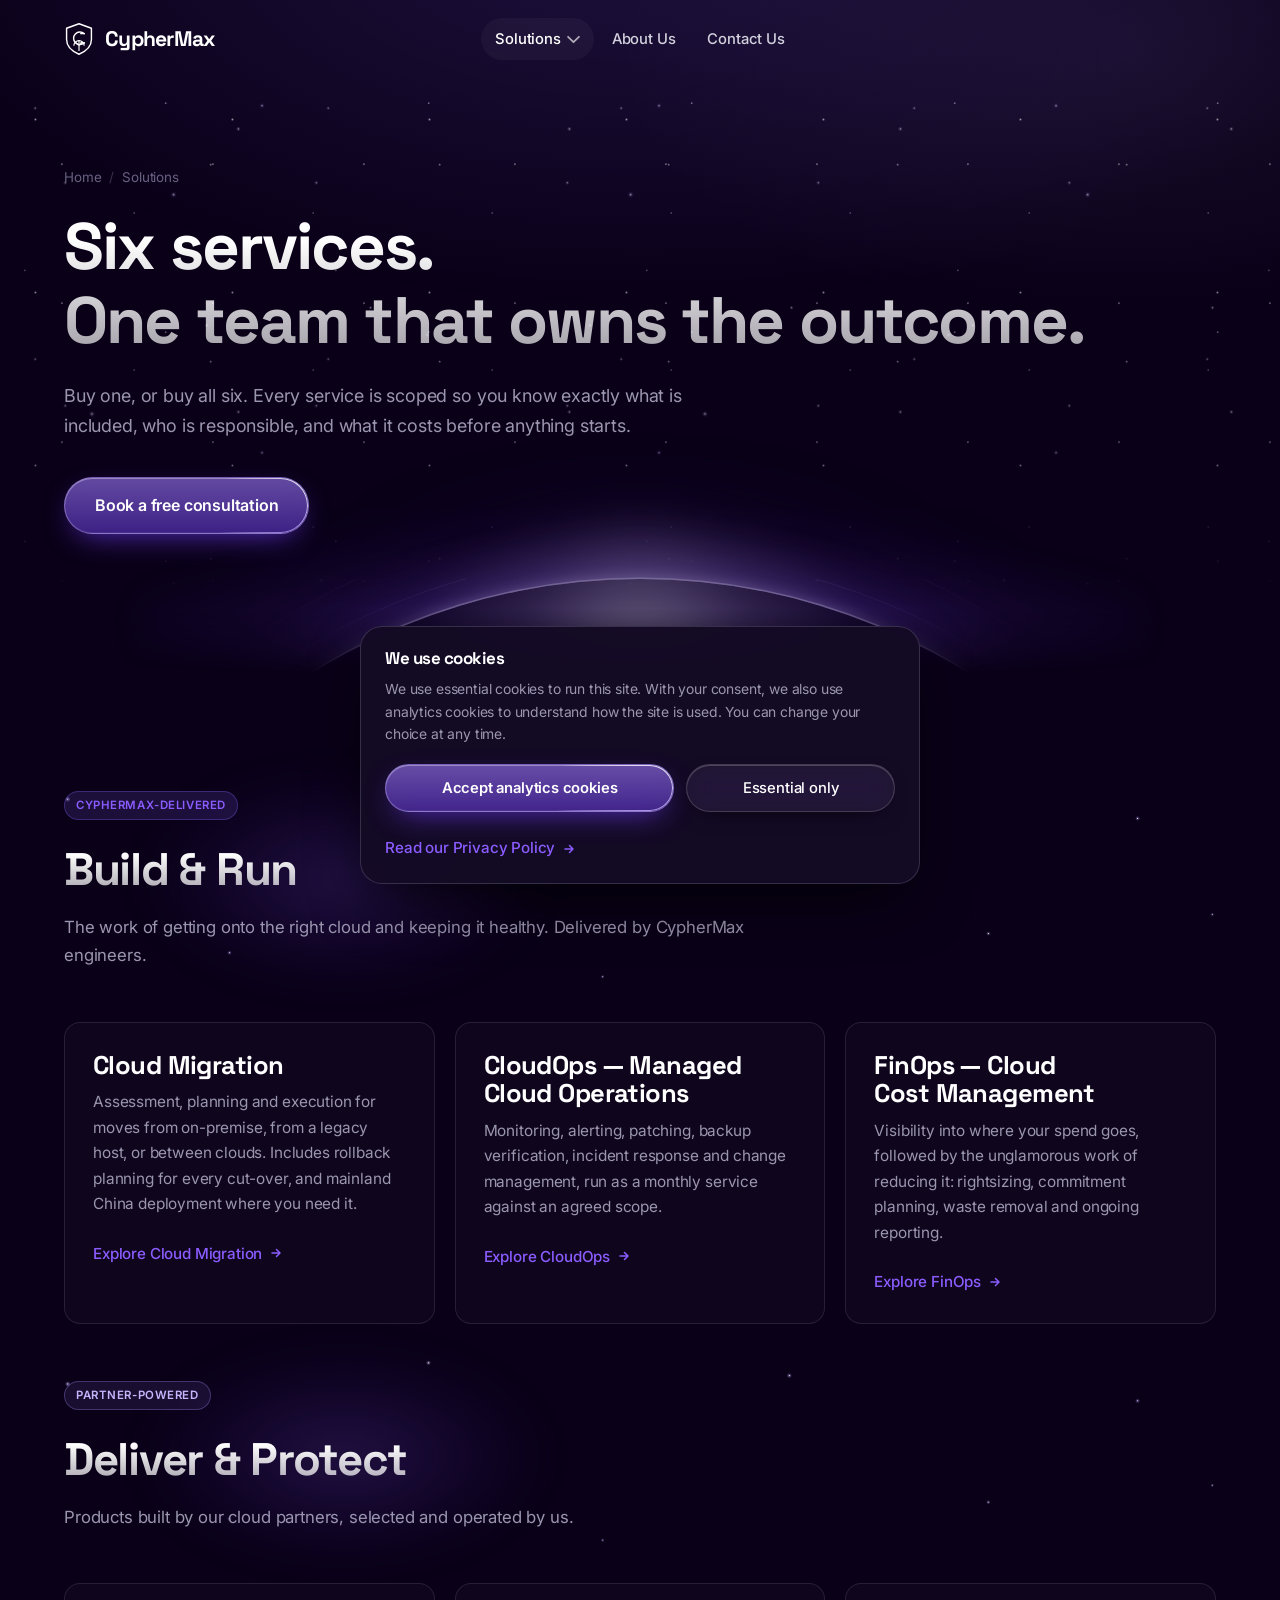
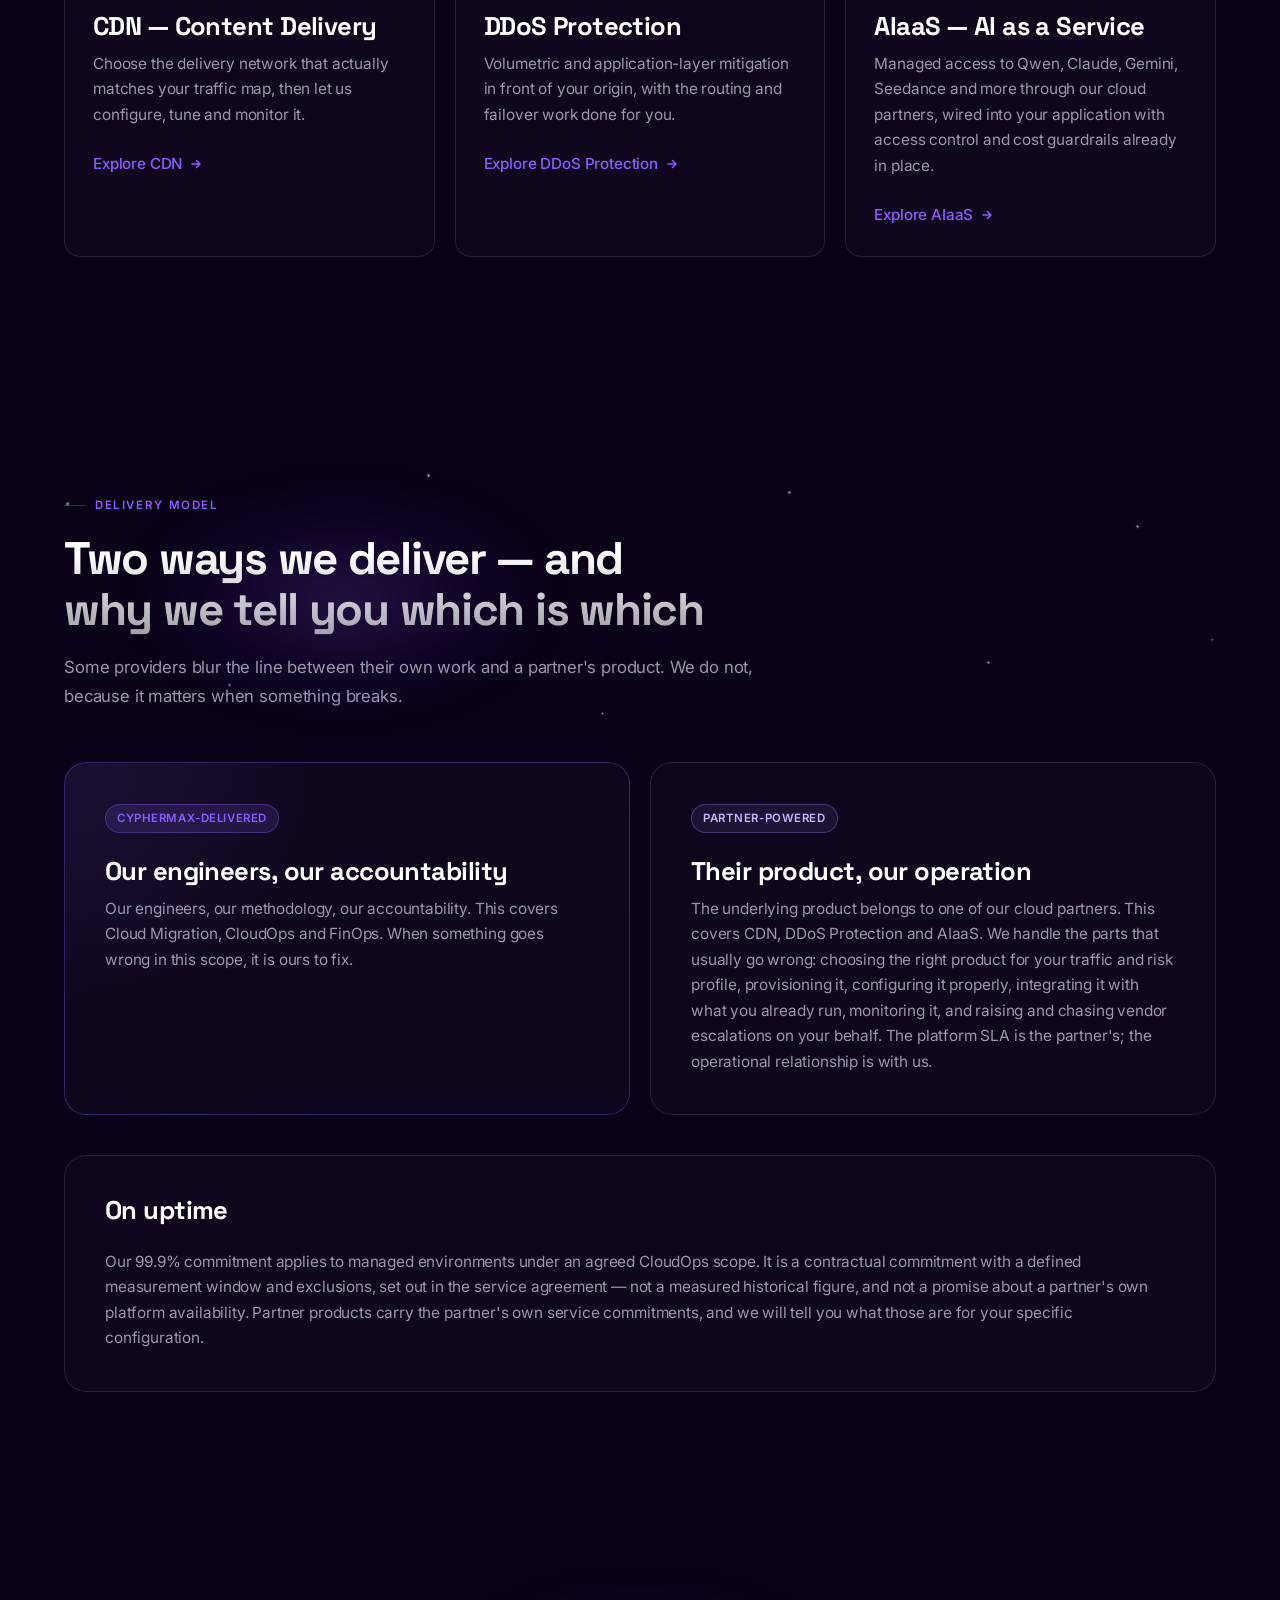
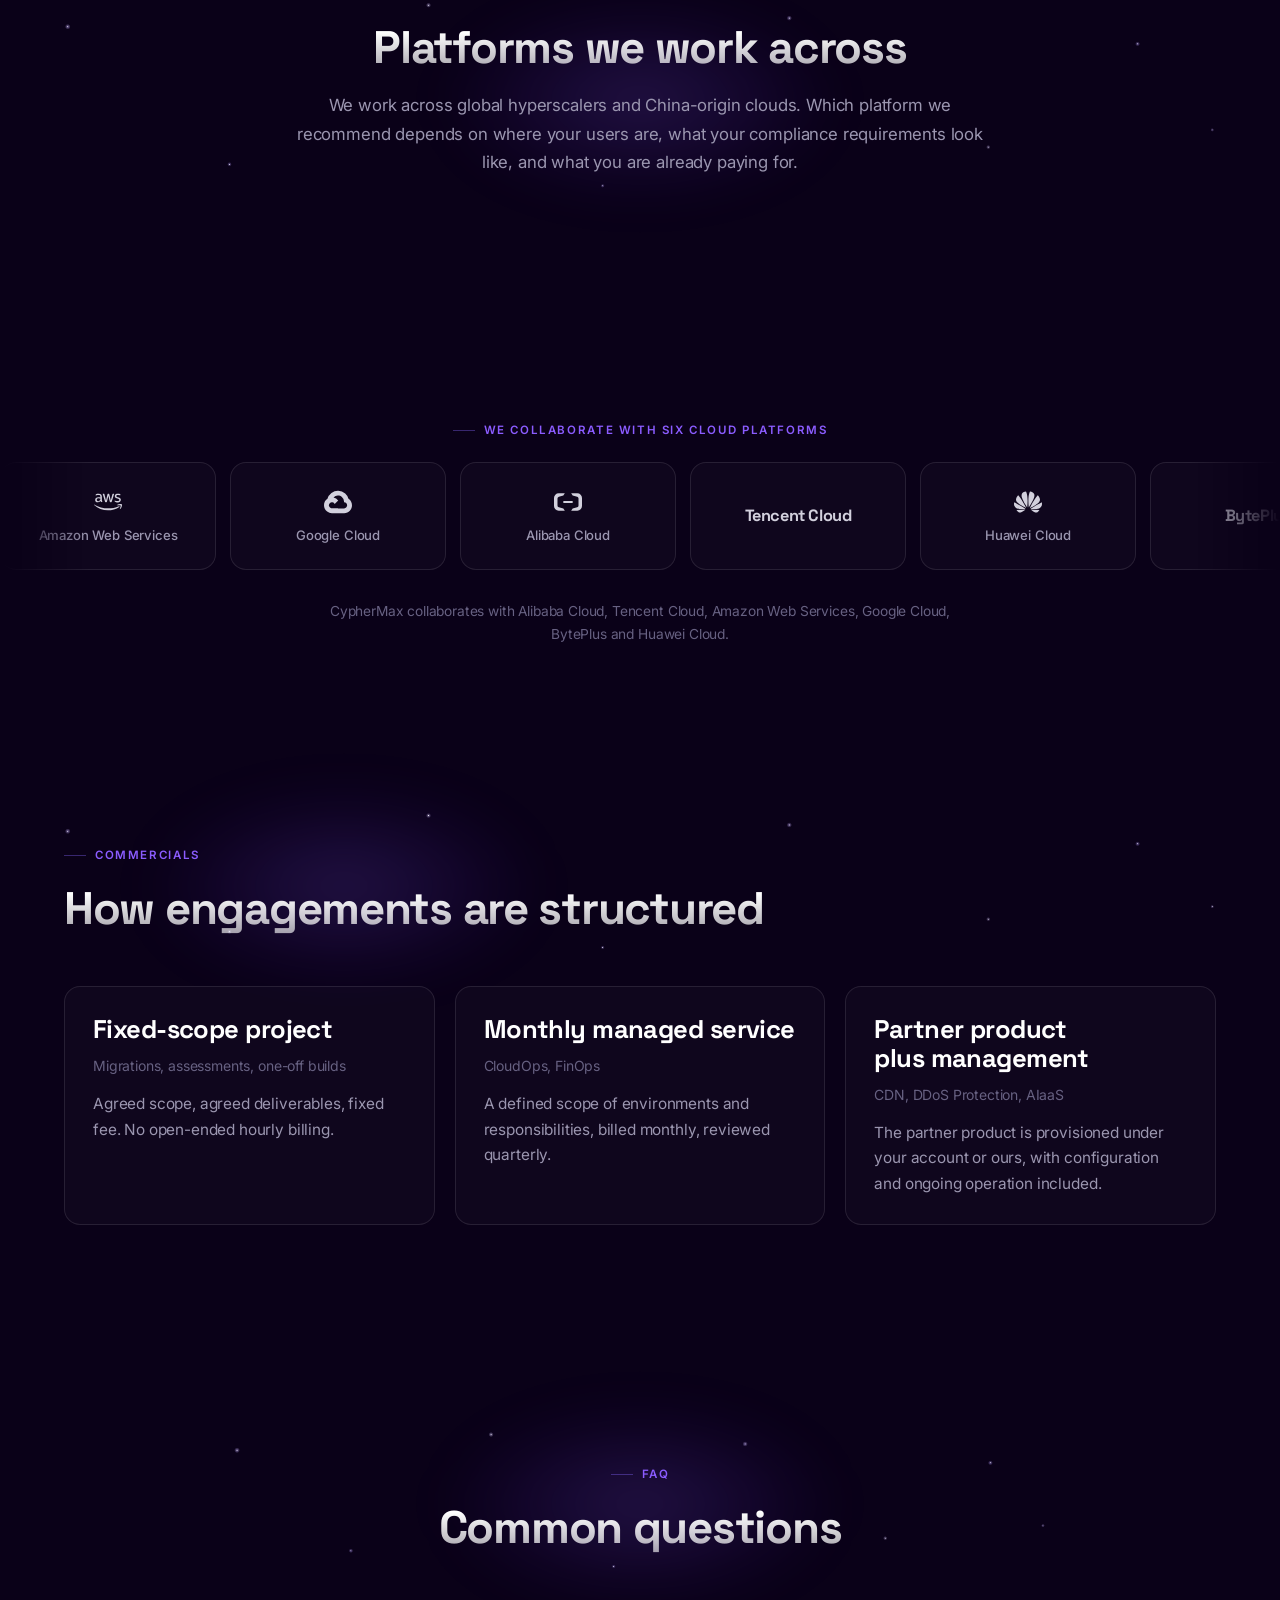
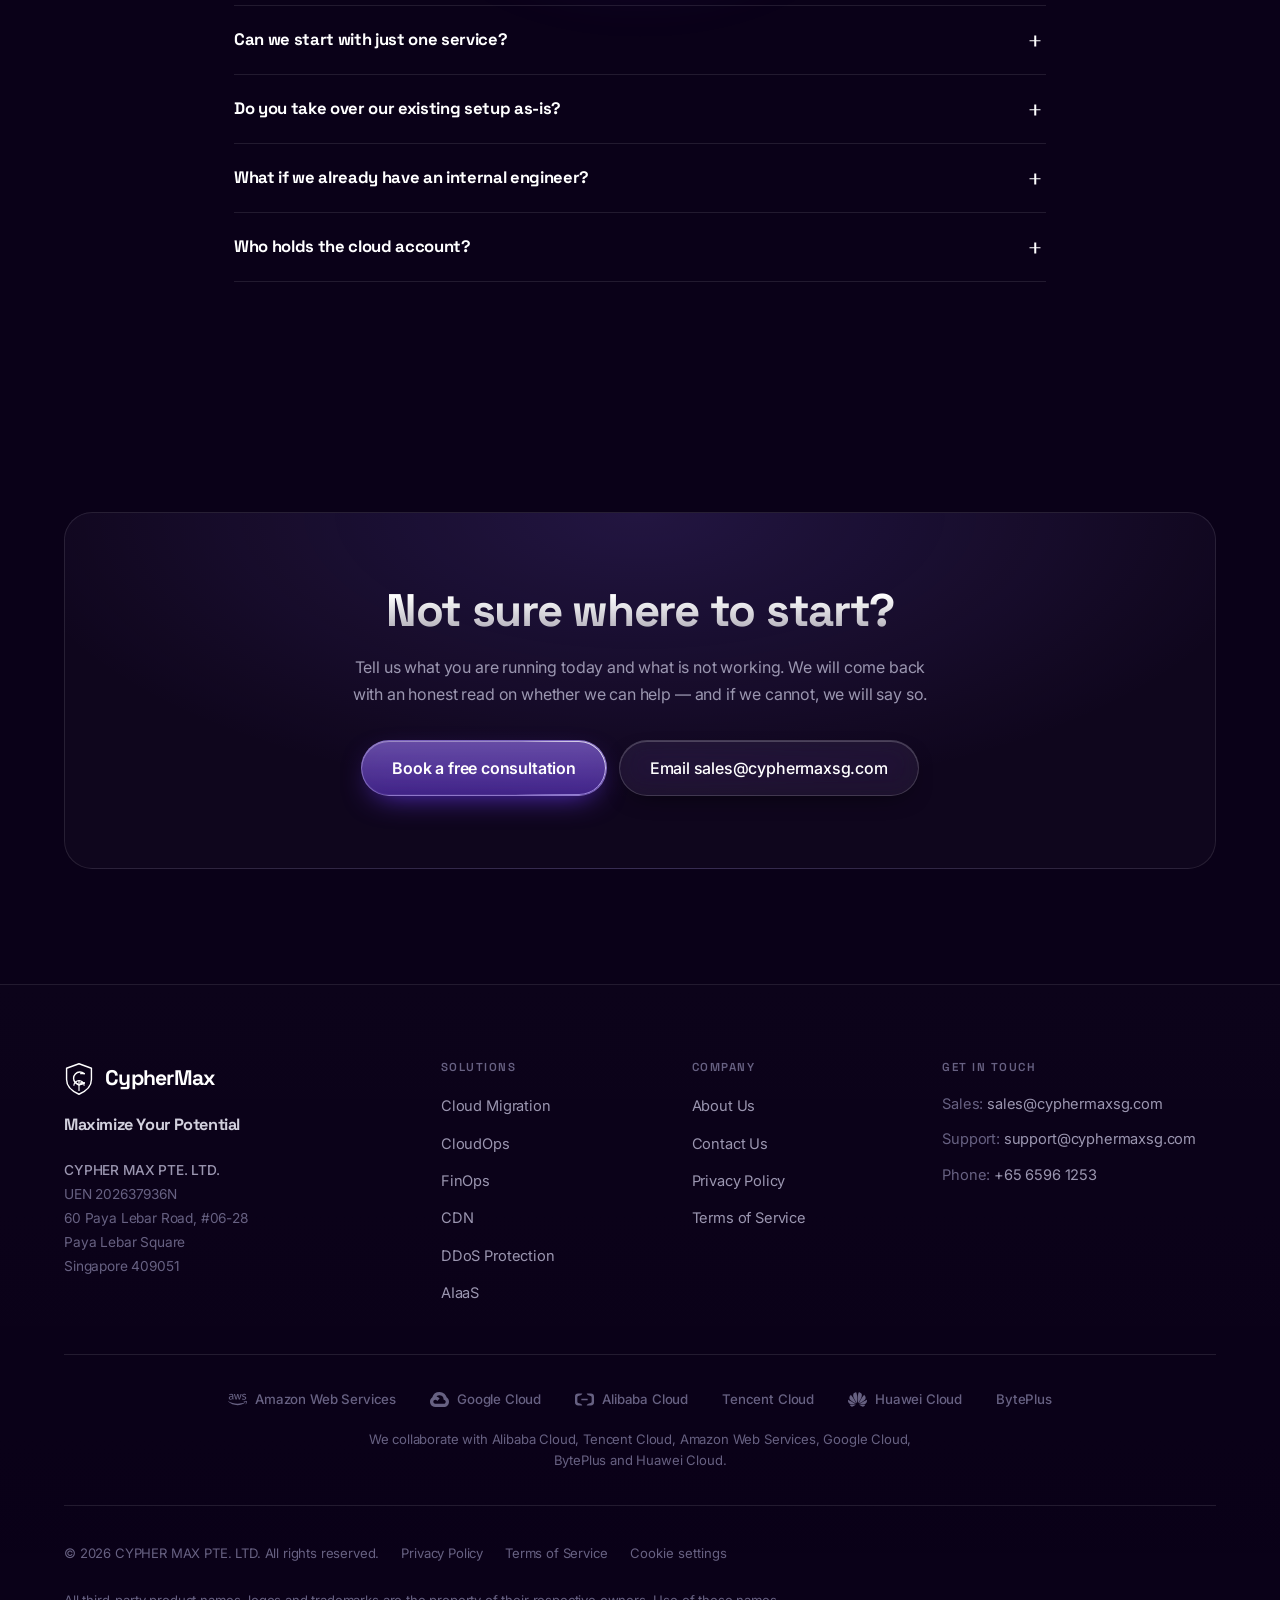
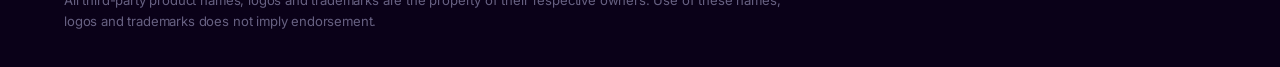
<file: solutions/index.html>
<!DOCTYPE html>
<html lang="en-SG">
<head>
<meta charset="utf-8">
<meta name="viewport" content="width=device-width, initial-scale=1">
<title>Cloud Solutions for Asia-Pacific Businesses | CypherMax</title>
<meta name="description" content="Cloud migration, managed operations, FinOps cost control, CDN, DDoS protection and AIaaS — delivered across six major cloud platforms from Singapore.">
<link rel="canonical" href="https://cyphermaxsg.com/solutions">

<meta property="og:type" content="website">
<meta property="og:site_name" content="CypherMax">
<meta property="og:locale" content="en_SG">
<meta property="og:url" content="https://cyphermaxsg.com/solutions">
<meta property="og:title" content="Six services. One team that owns the outcome. | CypherMax">
<meta property="og:description" content="Cloud migration, managed operations, FinOps cost control, CDN, DDoS protection and AIaaS across six major cloud platforms.">
<meta property="og:image" content="https://cyphermaxsg.com/assets/og-image.png">
<meta name="twitter:card" content="summary_large_image">
<meta name="twitter:image" content="https://cyphermaxsg.com/assets/og-image.png">

<link rel="icon" href="../assets/favicon.svg" type="image/svg+xml">
<link rel="preconnect" href="https://fonts.googleapis.com">
<link rel="preconnect" href="https://fonts.gstatic.com" crossorigin>
<link rel="stylesheet" href="https://fonts.googleapis.com/css2?family=Inter:wght@400;500;600&family=Space+Grotesk:wght@700&display=swap">
<link rel="stylesheet" href="../assets/css/style.css">

<script type="application/ld+json">
{
  "@context": "https://schema.org",
  "@type": "FAQPage",
  "mainEntity": [
    { "@type": "Question", "name": "Can we start with just one service?", "acceptedAnswer": { "@type": "Answer", "text": "Yes. Each of the six is scoped to stand alone. Most customers start with either an assessment or a single migration and add services later, if they are useful." } },
    { "@type": "Question", "name": "Do you take over our existing setup as-is?", "acceptedAnswer": { "@type": "Answer", "text": "Usually not on day one. We run an assessment first, agree what needs to change to make the environment supportable, then take it on. Adopting an environment we do not understand would not be fair to either side." } },
    { "@type": "Question", "name": "What if we already have an internal engineer?", "acceptedAnswer": { "@type": "Answer", "text": "That works well. We are often the second pair of hands and the on-call escalation rather than the whole team — which lets your engineer stay on the work only they can do." } },
    { "@type": "Question", "name": "Who holds the cloud account?", "acceptedAnswer": { "@type": "Answer", "text": "Either you or us. Holding it yourself keeps your billing relationship and credits intact; holding it through us consolidates invoices and support. We will walk you through the trade-off." } }
  ]
}
</script>
</head>
<body>
<a class="skip-link" href="#main">Skip to content</a>

<div data-component="header" data-active="solutions"></div>

<main id="main">

  <!-- 5.1 Hero -->
  <section class="hero hero--page">
    <div class="hero__sky" aria-hidden="true">
      <div class="hero__stars"></div>
      <div class="hero__horizon">
        <div class="hero__arcs"><span></span><span></span><span></span><span></span><span></span></div>
        <div class="hero__dome"></div>
        <div class="hero__aurora"></div>
      </div>
    </div>
    <div class="container hero__inner">
      <nav class="crumbs" aria-label="Breadcrumb">
        <a href="../index.html">Home</a><span aria-hidden="true">/</span><span>Solutions</span>
      </nav>
      <h1 class="grad-text">Six services.<br>One team that owns the outcome.</h1>
      <p class="lede mt-24">
        Buy one, or buy all six. Every service is scoped so you know exactly what
        is included, who is responsible, and what it costs before anything starts.
      </p>
      <div class="btn-row">
        <a class="btn btn--primary btn--lg" href="../contact/index.html">Book a free consultation</a>
      </div>
    </div>
  </section>

  <!-- 5.2 Grouped service list -->
  <section class="section">
    <div class="container">
      <div class="section-head">
        <span class="tag tag--delivered">CypherMax-delivered</span>
        <h2 class="grad-text mt-24">Build &amp; Run</h2>
        <p class="section-intro">
          The work of getting onto the right cloud and keeping it healthy.
          Delivered by CypherMax engineers.
        </p>
      </div>

      <div class="grid grid--3">
        <article class="card card--hover" data-reveal>
          <h3 class="card__title">Cloud Migration</h3>
          <p class="card__body">
            Assessment, planning and execution for moves from on-premise, from a
            legacy host, or between clouds. Includes rollback planning for every
            cut-over, and mainland China deployment where you need it.
          </p>
          <a class="link-arrow mt-24" style="display:inline-flex" href="../solutions/cloud-migration/index.html">Explore Cloud Migration
            <svg width="14" height="14" viewBox="0 0 14 14" fill="none" aria-hidden="true"><path d="M3 7h8M7.5 3.5 11 7l-3.5 3.5" stroke="currentColor" stroke-width="1.5" stroke-linecap="round" stroke-linejoin="round"/></svg>
          </a>
        </article>

        <article class="card card--hover" data-reveal>
          <h3 class="card__title">CloudOps &mdash; Managed Cloud Operations</h3>
          <p class="card__body">
            Monitoring, alerting, patching, backup verification, incident response
            and change management, run as a monthly service against an agreed scope.
          </p>
          <a class="link-arrow mt-24" style="display:inline-flex" href="../solutions/cloudops/index.html">Explore CloudOps
            <svg width="14" height="14" viewBox="0 0 14 14" fill="none" aria-hidden="true"><path d="M3 7h8M7.5 3.5 11 7l-3.5 3.5" stroke="currentColor" stroke-width="1.5" stroke-linecap="round" stroke-linejoin="round"/></svg>
          </a>
        </article>

        <article class="card card--hover" data-reveal>
          <h3 class="card__title">FinOps &mdash; Cloud Cost Management</h3>
          <p class="card__body">
            Visibility into where your spend goes, followed by the unglamorous work
            of reducing it: rightsizing, commitment planning, waste removal and
            ongoing reporting.
          </p>
          <a class="link-arrow mt-24" style="display:inline-flex" href="../solutions/finops/index.html">Explore FinOps
            <svg width="14" height="14" viewBox="0 0 14 14" fill="none" aria-hidden="true"><path d="M3 7h8M7.5 3.5 11 7l-3.5 3.5" stroke="currentColor" stroke-width="1.5" stroke-linecap="round" stroke-linejoin="round"/></svg>
          </a>
        </article>
      </div>

      <div class="section-head mt-56">
        <span class="tag tag--partner">Partner-powered</span>
        <h2 class="grad-text mt-24">Deliver &amp; Protect</h2>
        <p class="section-intro">
          Products built by our cloud partners, selected and operated by us.
        </p>
      </div>

      <div class="grid grid--3">
        <article class="card card--hover" data-reveal>
          <h3 class="card__title">CDN &mdash; Content Delivery</h3>
          <p class="card__body">
            Choose the delivery network that actually matches your traffic map, then
            let us configure, tune and monitor it.
          </p>
          <a class="link-arrow mt-24" style="display:inline-flex" href="../solutions/cdn/index.html">Explore CDN
            <svg width="14" height="14" viewBox="0 0 14 14" fill="none" aria-hidden="true"><path d="M3 7h8M7.5 3.5 11 7l-3.5 3.5" stroke="currentColor" stroke-width="1.5" stroke-linecap="round" stroke-linejoin="round"/></svg>
          </a>
        </article>

        <article class="card card--hover" data-reveal>
          <h3 class="card__title">DDoS Protection</h3>
          <p class="card__body">
            Volumetric and application-layer mitigation in front of your origin,
            with the routing and failover work done for you.
          </p>
          <a class="link-arrow mt-24" style="display:inline-flex" href="../solutions/ddos-protection/index.html">Explore DDoS Protection
            <svg width="14" height="14" viewBox="0 0 14 14" fill="none" aria-hidden="true"><path d="M3 7h8M7.5 3.5 11 7l-3.5 3.5" stroke="currentColor" stroke-width="1.5" stroke-linecap="round" stroke-linejoin="round"/></svg>
          </a>
        </article>

        <article class="card card--hover" data-reveal>
          <h3 class="card__title">AIaaS &mdash; AI as a Service</h3>
          <p class="card__body">
            Managed access to Qwen, Claude, Gemini, Seedance and more through our
            cloud partners, wired into your application with access control and cost
            guardrails already in place.
          </p>
          <a class="link-arrow mt-24" style="display:inline-flex" href="../solutions/aiaas/index.html">Explore AIaaS
            <svg width="14" height="14" viewBox="0 0 14 14" fill="none" aria-hidden="true"><path d="M3 7h8M7.5 3.5 11 7l-3.5 3.5" stroke="currentColor" stroke-width="1.5" stroke-linecap="round" stroke-linejoin="round"/></svg>
          </a>
        </article>
      </div>
    </div>
  </section>

  <!-- 5.3 Delivery model explainer -->
  <section class="section section--panel">
    <div class="container">
      <div class="section-head">
        <p class="eyebrow">Delivery model</p>
        <h2 class="grad-text">Two ways we deliver &mdash; and why we tell you which is which</h2>
        <p class="section-intro">
          Some providers blur the line between their own work and a partner's
          product. We do not, because it matters when something breaks.
        </p>
      </div>

      <div class="grid grid--2">
        <article class="panel panel--accent" data-reveal>
          <span class="tag tag--delivered">CypherMax-delivered</span>
          <h3 class="card__title mt-24">Our engineers, our accountability</h3>
          <p class="card__body">
            Our engineers, our methodology, our accountability. This covers Cloud
            Migration, CloudOps and FinOps. When something goes wrong in this scope,
            it is ours to fix.
          </p>
        </article>

        <article class="panel" data-reveal>
          <span class="tag tag--partner">Partner-powered</span>
          <h3 class="card__title mt-24">Their product, our operation</h3>
          <p class="card__body">
            The underlying product belongs to one of our cloud partners. This covers
            CDN, DDoS Protection and AIaaS. We handle the parts that usually go
            wrong: choosing the right product for your traffic and risk profile,
            provisioning it, configuring it properly, integrating it with what you
            already run, monitoring it, and raising and chasing vendor escalations on
            your behalf. The platform SLA is the partner's; the operational
            relationship is with us.
          </p>
        </article>
      </div>

      <!--
        TBD (register B4): confirm the measurement window, exclusion list and
        remedy for the uptime commitment, and confirm it is supported by the
        underlying partner SLAs for every component in a standard managed scope.
        This clause and the service agreement must say the same thing.
        If B4 cannot be satisfied, set metrics.uptimeSla to "" — the sentence
        below then falls back to the version without a figure.
      -->
      <div class="panel mt-40" data-reveal>
        <h3 class="card__title">On uptime</h3>
        <p class="card__body mt-24">
          <span data-param-if="metrics.uptimeSla">Our <span data-param="metrics.uptimeSla"></span> commitment applies</span><span data-param-else="metrics.uptimeSla">Our uptime commitment applies</span>
          to managed environments under an agreed CloudOps scope. It is a
          contractual commitment with a defined measurement window and exclusions,
          set out in the service agreement &mdash; not a measured historical figure,
          and not a promise about a partner's own platform availability. Partner
          products carry the partner's own service commitments, and we will tell you
          what those are for your specific configuration.
        </p>
      </div>
    </div>
  </section>

  <!-- 5.4 Platform coverage -->
  <section class="section">
    <div class="container">
      <div class="section-head section-head--center">
        <h2 class="grad-text">Platforms we work across</h2>
        <p class="section-intro">
          We work across global hyperscalers and China-origin clouds. Which platform
          we recommend depends on where your users are, what your compliance
          requirements look like, and what you are already paying for.
        </p>
      </div>
    </div>
  </section>

  <div data-component="partner-wall"></div>

  <!--
    5.4 Capability matrix — DELIBERATELY NOT BUILT YET.

    The spec is explicit: do not guess, and do not mark a cell as supported to
    make the table look complete. An honest matrix with gaps is a selling point.

    Before this renders, someone must list, for each of the six services, the
    specific partner products CypherMax is authorised to RESELL AND OPERATE on
    each of AWS, Google Cloud, Alibaba Cloud, Tencent Cloud, Huawei Cloud and
    BytePlus. That is a statement about resale authorisation, not general
    technical familiarity.

    Markup shape when the data exists: a <table> with services as rows and the
    six platforms as columns. Leave a commented-out Azure column so it can be
    added later without a rebuild (spec 1.6) — Azure must not appear anywhere
    in this release.
  -->

  <!-- 5.5 Engagement models -->
  <section class="section section--panel">
    <div class="container">
      <div class="section-head">
        <p class="eyebrow">Commercials</p>
        <h2 class="grad-text">How engagements are structured</h2>
      </div>

      <div class="grid grid--3">
        <article class="card" data-reveal>
          <h3 class="card__title">Fixed-scope project</h3>
          <p class="faint mt-0" style="margin-bottom:14px">Migrations, assessments, one-off builds</p>
          <p class="card__body">
            Agreed scope, agreed deliverables, fixed fee. No open-ended hourly
            billing.
          </p>
        </article>
        <article class="card" data-reveal>
          <h3 class="card__title">Monthly managed service</h3>
          <p class="faint mt-0" style="margin-bottom:14px">CloudOps, FinOps</p>
          <p class="card__body">
            A defined scope of environments and responsibilities, billed monthly,
            reviewed quarterly.
          </p>
        </article>
        <article class="card" data-reveal>
          <h3 class="card__title">Partner product plus management</h3>
          <p class="faint mt-0" style="margin-bottom:14px">CDN, DDoS Protection, AIaaS</p>
          <p class="card__body">
            The partner product is provisioned under your account or ours, with
            configuration and ongoing operation included.
          </p>
        </article>
      </div>

      <!--
        TBD (register 17, "Partner and commercial"): confirm minimum engagement
        size, contract length, notice period and currency. Pricing is not
        published — keep this section qualitative as written. Do NOT add
        indicative figures.
      -->
    </div>
  </section>

  <!-- 5.6 Solutions FAQ -->
  <section class="section">
    <div class="container container--narrow">
      <div class="section-head section-head--center">
        <p class="eyebrow eyebrow--center">FAQ</p>
        <h2 class="grad-text">Common questions</h2>
      </div>

      <div class="faq">
        <div class="faq__item">
          <button class="faq__q" type="button" aria-expanded="false" aria-controls="faq-sol-1">
            Can we start with just one service?
            <span class="faq__icon" aria-hidden="true"></span>
          </button>
          <div class="faq__a" id="faq-sol-1" data-open="false"><div>
            <p>Yes. Each of the six is scoped to stand alone. Most customers start
            with either an assessment or a single migration and add services later,
            if they are useful.</p>
          </div></div>
        </div>

        <div class="faq__item">
          <button class="faq__q" type="button" aria-expanded="false" aria-controls="faq-sol-2">
            Do you take over our existing setup as-is?
            <span class="faq__icon" aria-hidden="true"></span>
          </button>
          <div class="faq__a" id="faq-sol-2" data-open="false"><div>
            <p>Usually not on day one. We run an assessment first, agree what needs
            to change to make the environment supportable, then take it on. Adopting
            an environment we do not understand would not be fair to either side.</p>
          </div></div>
        </div>

        <div class="faq__item">
          <button class="faq__q" type="button" aria-expanded="false" aria-controls="faq-sol-3">
            What if we already have an internal engineer?
            <span class="faq__icon" aria-hidden="true"></span>
          </button>
          <div class="faq__a" id="faq-sol-3" data-open="false"><div>
            <p>That works well. We are often the second pair of hands and the on-call
            escalation rather than the whole team &mdash; which lets your engineer
            stay on the work only they can do.</p>
          </div></div>
        </div>

        <div class="faq__item">
          <!-- TBD (register 17): confirm supported account and billing arrangements. -->
          <button class="faq__q" type="button" aria-expanded="false" aria-controls="faq-sol-4">
            Who holds the cloud account?
            <span class="faq__icon" aria-hidden="true"></span>
          </button>
          <div class="faq__a" id="faq-sol-4" data-open="false"><div>
            <p>Either you or us. Holding it yourself keeps your billing relationship
            and credits intact; holding it through us consolidates invoices and
            support. We will walk you through the trade-off.</p>
          </div></div>
        </div>
      </div>
    </div>
  </section>

  <!-- 5.7 Closing -->
  <div data-component="cta-band"></div>

</main>

<div data-component="footer"></div>


<script src="../assets/js/params.js"></script>
<script src="../assets/js/marks.js"></script>
<script src="../assets/js/site.js"></script>
</body>
</html>
</file>
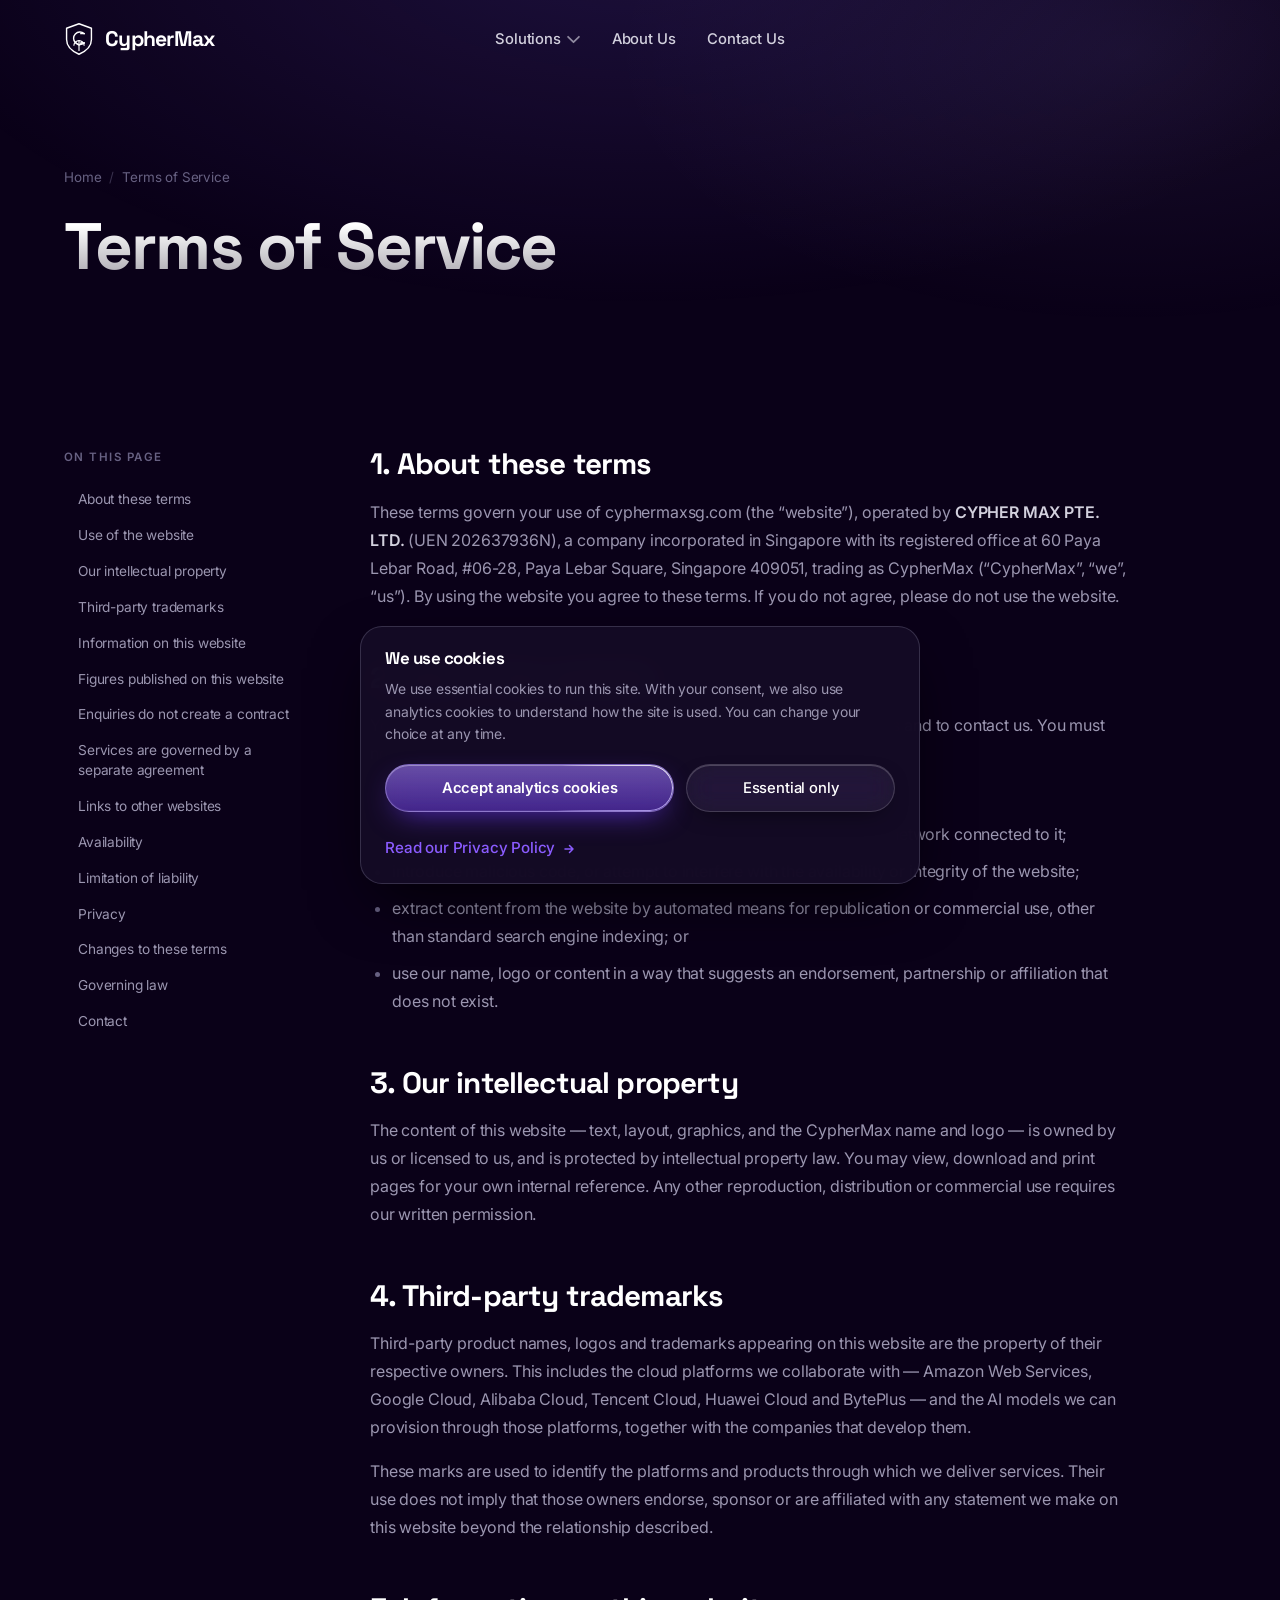
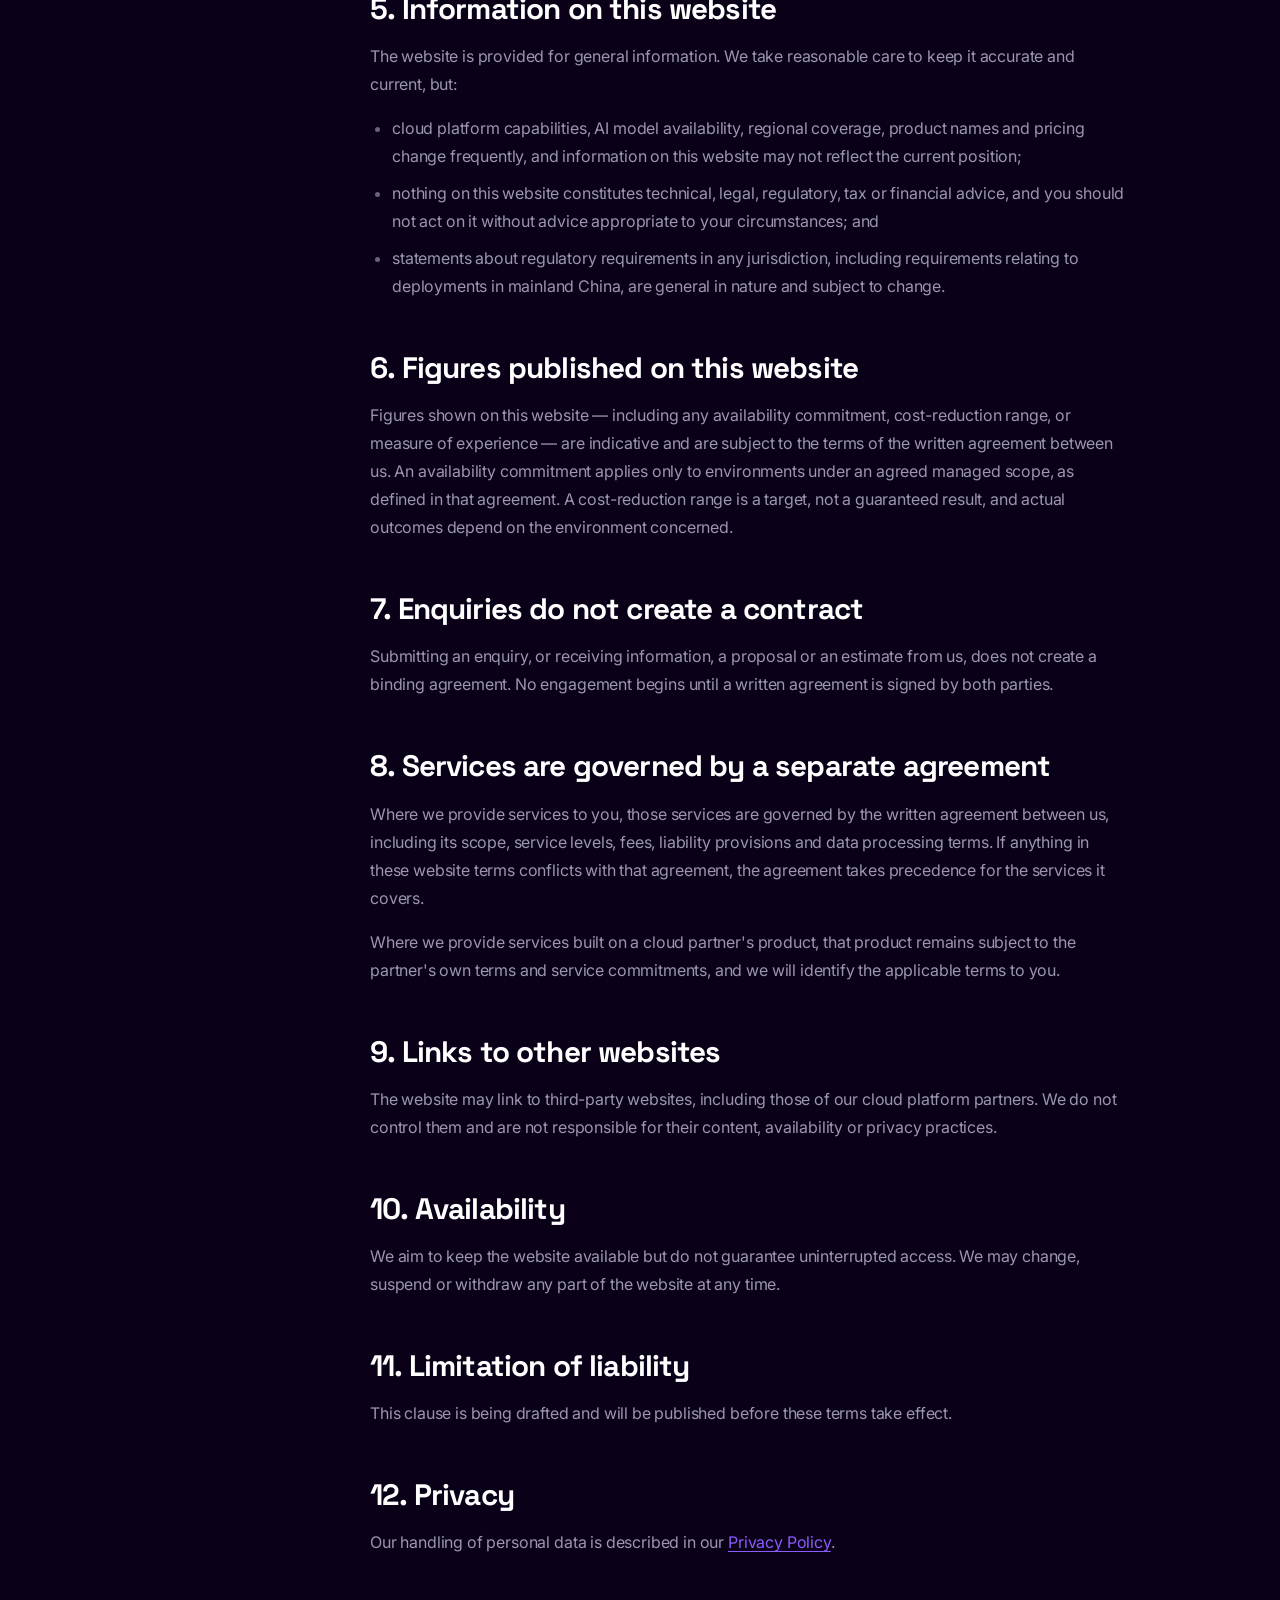
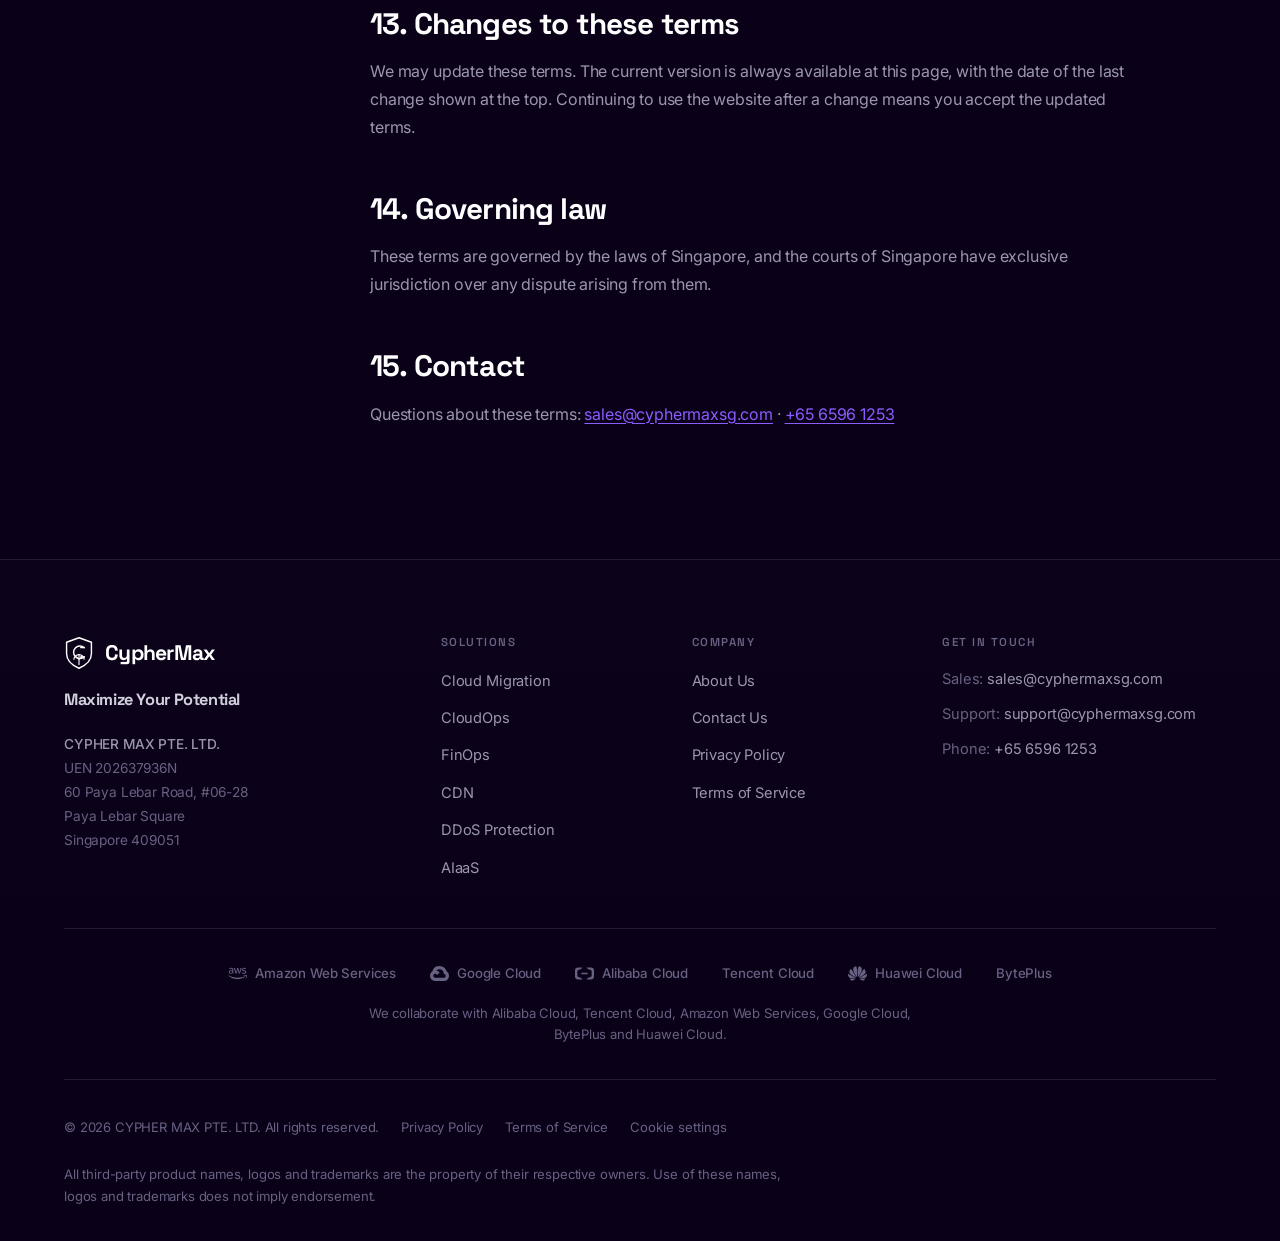
<file: terms/index.html>
<!DOCTYPE html>
<html lang="en-SG">
<head>
<meta charset="utf-8">
<meta name="viewport" content="width=device-width, initial-scale=1">
<title>Terms of Service | CypherMax</title>
<meta name="description" content="The terms governing use of the CypherMax website.">
<link rel="canonical" href="https://cyphermaxsg.com/terms">

<meta property="og:type" content="website">
<meta property="og:site_name" content="CypherMax">
<meta property="og:locale" content="en_SG">
<meta property="og:url" content="https://cyphermaxsg.com/terms">
<meta property="og:title" content="Terms of Service | CypherMax">
<meta property="og:description" content="The terms governing use of the CypherMax website.">
<meta property="og:image" content="https://cyphermaxsg.com/assets/og-image.png">
<meta name="twitter:card" content="summary_large_image">
<meta name="twitter:title" content="Terms of Service | CypherMax">
<meta name="twitter:description" content="The terms governing use of the CypherMax website.">
<meta name="twitter:image" content="https://cyphermaxsg.com/assets/og-image.png">

<link rel="icon" href="../assets/favicon.svg" type="image/svg+xml">
<link rel="preconnect" href="https://fonts.googleapis.com">
<link rel="preconnect" href="https://fonts.gstatic.com" crossorigin>
<link rel="stylesheet" href="https://fonts.googleapis.com/css2?family=Inter:wght@400;500;600&family=Space+Grotesk:wght@700&display=swap">
<link rel="stylesheet" href="../assets/css/style.css">
</head>
<body>
<a class="skip-link" href="#main">Skip to content</a>

<div data-component="header" data-active="terms"></div>

<main id="main">

  <section class="hero hero--page">
    <div class="container hero__inner">
      <nav class="crumbs" aria-label="Breadcrumb">
        <a href="../index.html">Home</a><span aria-hidden="true">/</span><span>Terms of Service</span>
      </nav>
      <h1 class="grad-text">Terms of Service</h1>
    </div>
  </section>

  <section class="section" style="padding-top:0">
    <div class="container">
      <div class="legal-layout">
        <nav class="legal-toc" aria-label="On this page">
          <p class="legal-toc__title">On this page</p>
          <ol>
            <li><a href="#about-terms">About these terms</a></li>
            <li><a href="#use">Use of the website</a></li>
            <li><a href="#ip">Our intellectual property</a></li>
            <li><a href="#third-party">Third-party trademarks</a></li>
            <li><a href="#information">Information on this website</a></li>
            <li><a href="#figures">Figures published on this website</a></li>
            <li><a href="#enquiries">Enquiries do not create a contract</a></li>
            <li><a href="#separate-agreement">Services are governed by a separate agreement</a></li>
            <li><a href="#links">Links to other websites</a></li>
            <li><a href="#availability">Availability</a></li>
            <li><a href="#liability">Limitation of liability</a></li>
            <li><a href="#privacy">Privacy</a></li>
            <li><a href="#changes">Changes to these terms</a></li>
            <li><a href="#law">Governing law</a></li>
            <li><a href="#contact">Contact</a></li>
          </ol>
        </nav>

        <div class="prose">
      <div class="prose__meta" data-feature="legalDraftNotice" style="border-color:rgba(251,191,36,.4);background:rgba(251,191,36,.07)">
        <strong>Draft &mdash; pending legal review.</strong> This page is a working draft, complete
        enough to review but not to publish. It requires review by a Singapore-qualified adviser, and
        several details are still to be confirmed. Do not treat it as the published policy.
        <em>(Remove by setting <code>features.legalDraftNotice</code> to <code>false</code> in
        params.js, once that review is done.)</em>
      </div>

          <!--
            TBD: effective date and last-updated date. Both are set on the day
            the reviewed version is published — not before, because a date on an
            unreviewed draft is itself a false statement.
          -->

      <h2 id="about-terms">1. About these terms</h2>
      <p>These terms govern your use of cyphermaxsg.com (the &ldquo;website&rdquo;), operated by
      <strong>CYPHER MAX PTE. LTD.</strong> (UEN 202637936N), a company incorporated in Singapore with
      its registered office at 60 Paya Lebar Road, #06-28, Paya Lebar Square, Singapore 409051, trading
      as CypherMax (&ldquo;CypherMax&rdquo;, &ldquo;we&rdquo;, &ldquo;us&rdquo;). By using the website
      you agree to these terms. If you do not agree, please do not use the website.</p>
      <!--
        SCOPE: this document covers USE OF THE WEBSITE ONLY. It is not a services
        agreement and must not be used as one. Customer engagements require a
        separate contract covering scope, service levels, fees, liability, data
        processing, intellectual property and termination. Have both reviewed by
        a Singapore-qualified lawyer (register B2).
      -->

      <h2 id="use">2. Use of the website</h2>
      <p>You may use this website for lawful purposes, to learn about our services and to contact us. You
      must not:</p>
      <ul>
        <li>use the website in any way that breaches applicable law;</li>
        <li>attempt to gain unauthorised access to the website or any system or network connected to it;</li>
        <li>introduce malicious code, or attempt to interfere with the availability or integrity of the
        website;</li>
        <li>extract content from the website by automated means for republication or commercial use,
        other than standard search engine indexing; or</li>
        <li>use our name, logo or content in a way that suggests an endorsement, partnership or
        affiliation that does not exist.</li>
      </ul>

      <h2 id="ip">3. Our intellectual property</h2>
      <p>The content of this website &mdash; text, layout, graphics, and the CypherMax name and logo
      &mdash; is owned by us or licensed to us, and is protected by intellectual property law. You may
      view, download and print pages for your own internal reference. Any other reproduction,
      distribution or commercial use requires our written permission.</p>

      <h2 id="third-party">4. Third-party trademarks</h2>
      <p>Third-party product names, logos and trademarks appearing on this website are the property of
      their respective owners. This includes the cloud platforms we collaborate with &mdash;
      Amazon Web Services, Google Cloud, Alibaba Cloud, Tencent Cloud, Huawei Cloud and BytePlus &mdash;
      and the AI models we can provision through those platforms, together with the companies that
      develop them.</p>
      <p>These marks are used to identify the platforms and products through which we deliver services.
      Their use does not imply that those owners endorse, sponsor or are affiliated with any statement we
      make on this website beyond the relationship described.</p>

      <h2 id="information">5. Information on this website</h2>
      <p>The website is provided for general information. We take reasonable care to keep it accurate and
      current, but:</p>
      <ul>
        <li>cloud platform capabilities, AI model availability, regional coverage, product names and
        pricing change frequently, and information on this website may not reflect the current
        position;</li>
        <li>nothing on this website constitutes technical, legal, regulatory, tax or financial advice,
        and you should not act on it without advice appropriate to your circumstances; and</li>
        <li>statements about regulatory requirements in any jurisdiction, including requirements relating
        to deployments in mainland China, are general in nature and subject to change.</li>
      </ul>

      <h2 id="figures">6. Figures published on this website</h2>
      <p>Figures shown on this website &mdash; including any availability commitment, cost-reduction
      range, or measure of experience &mdash; are indicative and are subject to the terms of the written
      agreement between us. An availability commitment applies only to environments under an agreed
      managed scope, as defined in that agreement. A cost-reduction range is a target, not a guaranteed
      result, and actual outcomes depend on the environment concerned.</p>
      <!--
        This clause exists because the site publishes configurable figures
        (params.js). It sits ALONGSIDE getting the same definitions into the
        service agreement — it does not replace that work. In particular, the
        uptime commitment on the CloudOps page and the service agreement must say
        the same thing, including measurement window, exclusions and remedy.
      -->

      <h2 id="enquiries">7. Enquiries do not create a contract</h2>
      <p>Submitting an enquiry, or receiving information, a proposal or an estimate from us, does not
      create a binding agreement. No engagement begins until a written agreement is signed by both
      parties.</p>

      <h2 id="separate-agreement">8. Services are governed by a separate agreement</h2>
      <p>Where we provide services to you, those services are governed by the written agreement between
      us, including its scope, service levels, fees, liability provisions and data processing terms. If
      anything in these website terms conflicts with that agreement, the agreement takes precedence for
      the services it covers.</p>
      <p>Where we provide services built on a cloud partner's product, that product remains subject to
      the partner's own terms and service commitments, and we will identify the applicable terms to
      you.</p>

      <h2 id="links">9. Links to other websites</h2>
      <p>The website may link to third-party websites, including those of our cloud platform partners. We
      do not control them and are not responsible for their content, availability or privacy
      practices.</p>

      <h2 id="availability">10. Availability</h2>
      <p>We aim to keep the website available but do not guarantee uninterrupted access. We may change,
      suspend or withdraw any part of the website at any time.</p>

      <h2 id="liability">11. Limitation of liability</h2>
      <!--
        ****** BLOCKING — register B3. NOT DRAFTED. ******
        This clause must be drafted by a Singapore-qualified lawyer. Liability
        limitation wording is jurisdiction-specific, and an unenforceable or
        overreaching clause can be worse than a properly scoped one. Placeholder
        or copied wording is deliberately NOT used here — there is nothing to
        edit into shape, and nothing that could be mistaken for legal drafting.
      -->
      <p>This clause is being drafted and will be published before these terms take effect.</p>

      <h2 id="privacy">12. Privacy</h2>
      <p>Our handling of personal data is described in our <a href="../privacy/index.html">Privacy Policy</a>.</p>

      <h2 id="changes">13. Changes to these terms</h2>
      <p>We may update these terms. The current version is always available at this page, with the date
      of the last change shown at the top. Continuing to use the website after a change means you accept
      the updated terms.</p>

      <h2 id="law">14. Governing law</h2>
      <p>These terms are governed by the laws of Singapore, and the courts of Singapore have exclusive
      jurisdiction over any dispute arising from them.</p>

      <h2 id="contact">15. Contact</h2>
      <!--
        TBD (register 17): confirm the legal or general contact email for terms
        enquiries. sales@ is used below as the only mailbox confirmed to exist;
        replace it if a dedicated legal address is created.
      -->
      <p>Questions about these terms:
      <a href="mailto:sales@cyphermaxsg.com"><span data-param="contact.salesEmail"></span></a> &middot;
      <a href="tel:+6565961253"><span data-param="contact.phoneDisplay"></span></a></p>

        </div>
      </div>
    </div>
  </section>

</main>

<div data-component="footer"></div>

<script src="../assets/js/params.js"></script>
<script src="../assets/js/marks.js"></script>
<script src="../assets/js/site.js"></script>
</body>
</html>
</file>
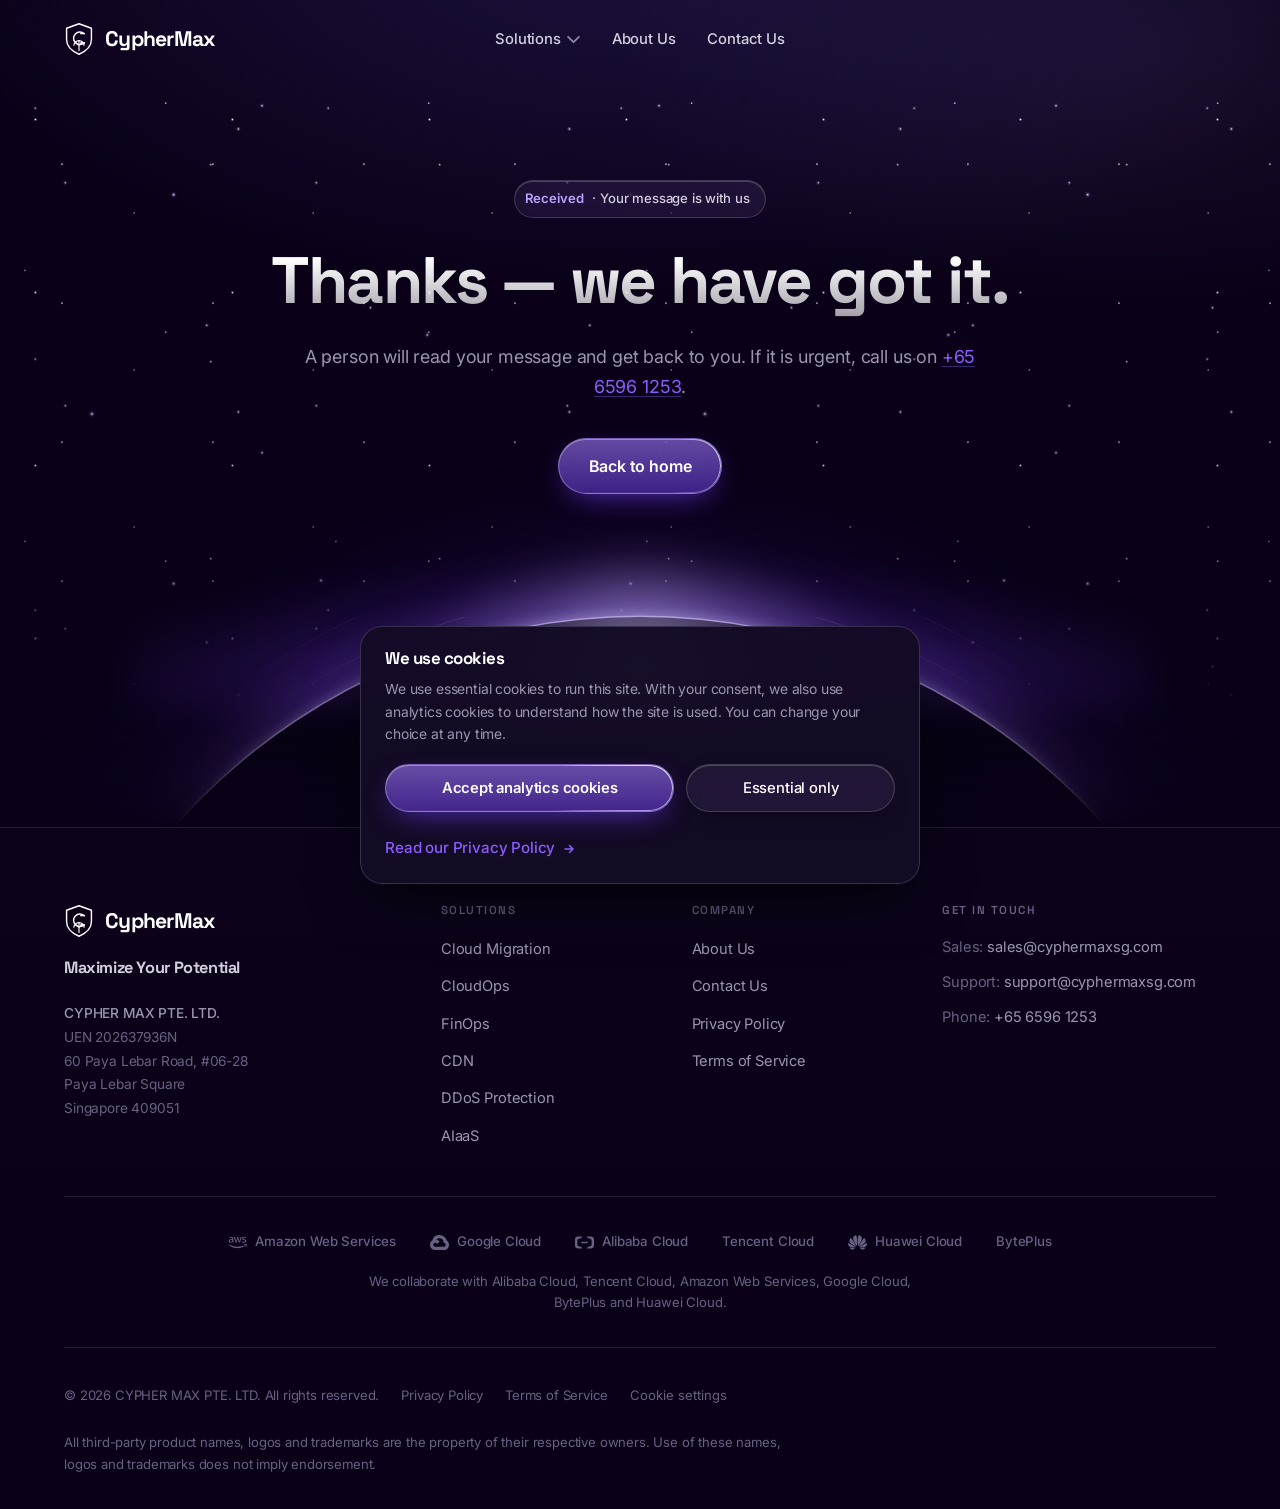
<file: thank-you/index.html>
<!DOCTYPE html>
<html lang="en-SG">
<head>
<meta charset="utf-8">
<meta name="viewport" content="width=device-width, initial-scale=1">
<title>Thank you | CypherMax</title>
<meta name="description" content="We have received your enquiry.">
<link rel="canonical" href="https://cyphermaxsg.com/thank-you">
<meta name="robots" content="noindex, nofollow">

<meta property="og:type" content="website">
<meta property="og:site_name" content="CypherMax">
<meta property="og:locale" content="en_SG">
<meta property="og:url" content="https://cyphermaxsg.com/thank-you">
<meta property="og:title" content="Thank you | CypherMax">
<meta property="og:description" content="We have received your enquiry.">
<meta property="og:image" content="https://cyphermaxsg.com/assets/og-image.png">
<meta name="twitter:card" content="summary_large_image">
<meta name="twitter:title" content="Thank you | CypherMax">
<meta name="twitter:description" content="We have received your enquiry.">
<meta name="twitter:image" content="https://cyphermaxsg.com/assets/og-image.png">

<link rel="icon" href="../assets/favicon.svg" type="image/svg+xml">
<link rel="preconnect" href="https://fonts.googleapis.com">
<link rel="preconnect" href="https://fonts.gstatic.com" crossorigin>
<link rel="stylesheet" href="https://fonts.googleapis.com/css2?family=Inter:wght@400;500;600&family=Space+Grotesk:wght@700&display=swap">
<link rel="stylesheet" href="../assets/css/style.css">
</head>
<body>
<a class="skip-link" href="#main">Skip to content</a>

<div data-component="header" data-active=""></div>

<main id="main">

  <section class="hero">
    <div class="hero__sky" aria-hidden="true">
      <div class="hero__stars"></div>
      <div class="hero__horizon">
        <div class="hero__arcs"><span></span><span></span><span></span><span></span><span></span></div>
        <div class="hero__dome"></div>
        <div class="hero__aurora"></div>
      </div>
    </div>
    <div class="container hero__inner">
      <p class="hero__badge"><b>Received</b> &middot; Your message is with us</p>
      <h1 class="grad-text">Thanks &mdash; we have got it.</h1>
      <p class="lede">
        <span data-param-if="commitments.enquiryResponse">A person will read your message and reply within <span data-param="commitments.enquiryResponse"></span>.</span><span data-param-else="commitments.enquiryResponse">A person will read your message and get back to you.</span>
        If it is urgent, call us on
        <a class="link-underline" href="tel:+6565961253"><span data-param="contact.phoneDisplay"></span></a>.
      </p>
      <div class="btn-row btn-row--center">
        <a class="btn btn--primary btn--lg" href="../index.html">Back to home</a>
      </div>
    </div>
  </section>

</main>

<div data-component="footer"></div>

<script src="../assets/js/params.js"></script>
<script src="../assets/js/marks.js"></script>
<script src="../assets/js/site.js"></script>
</body>
</html>
</file>
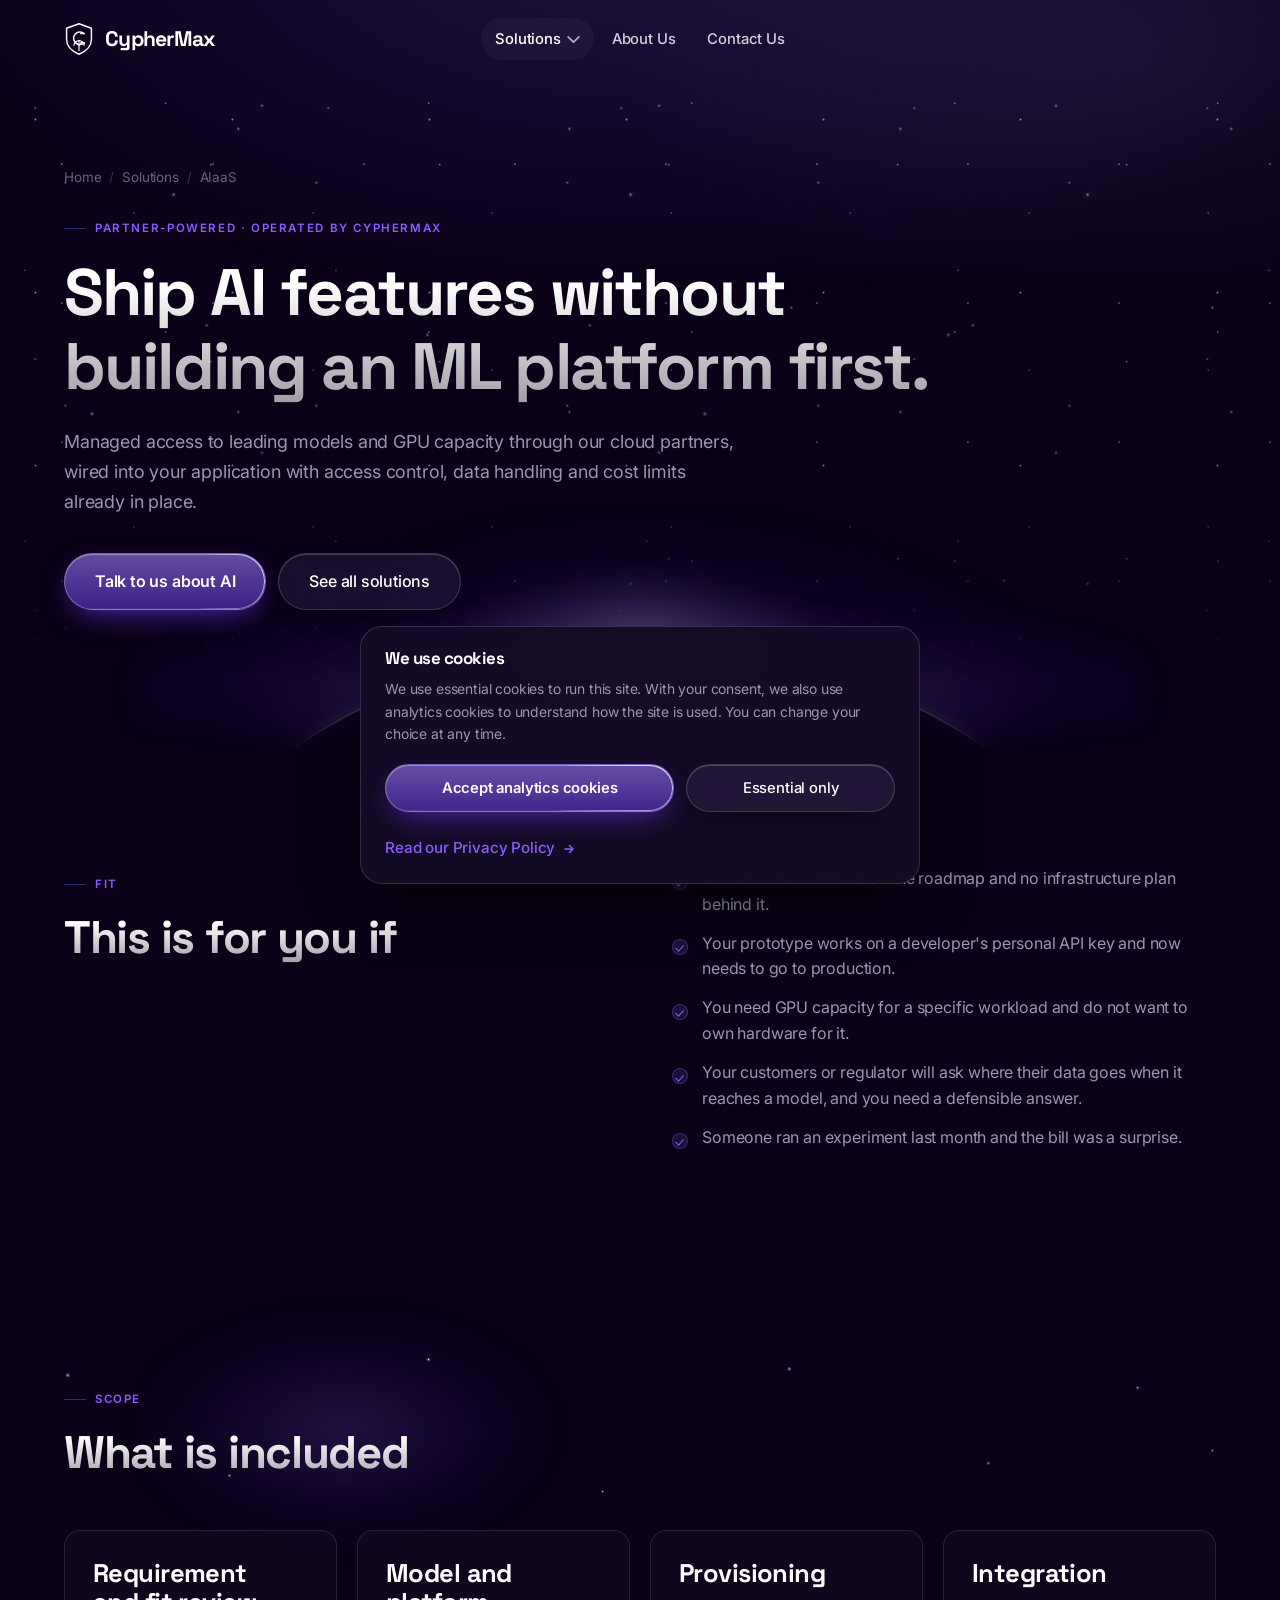
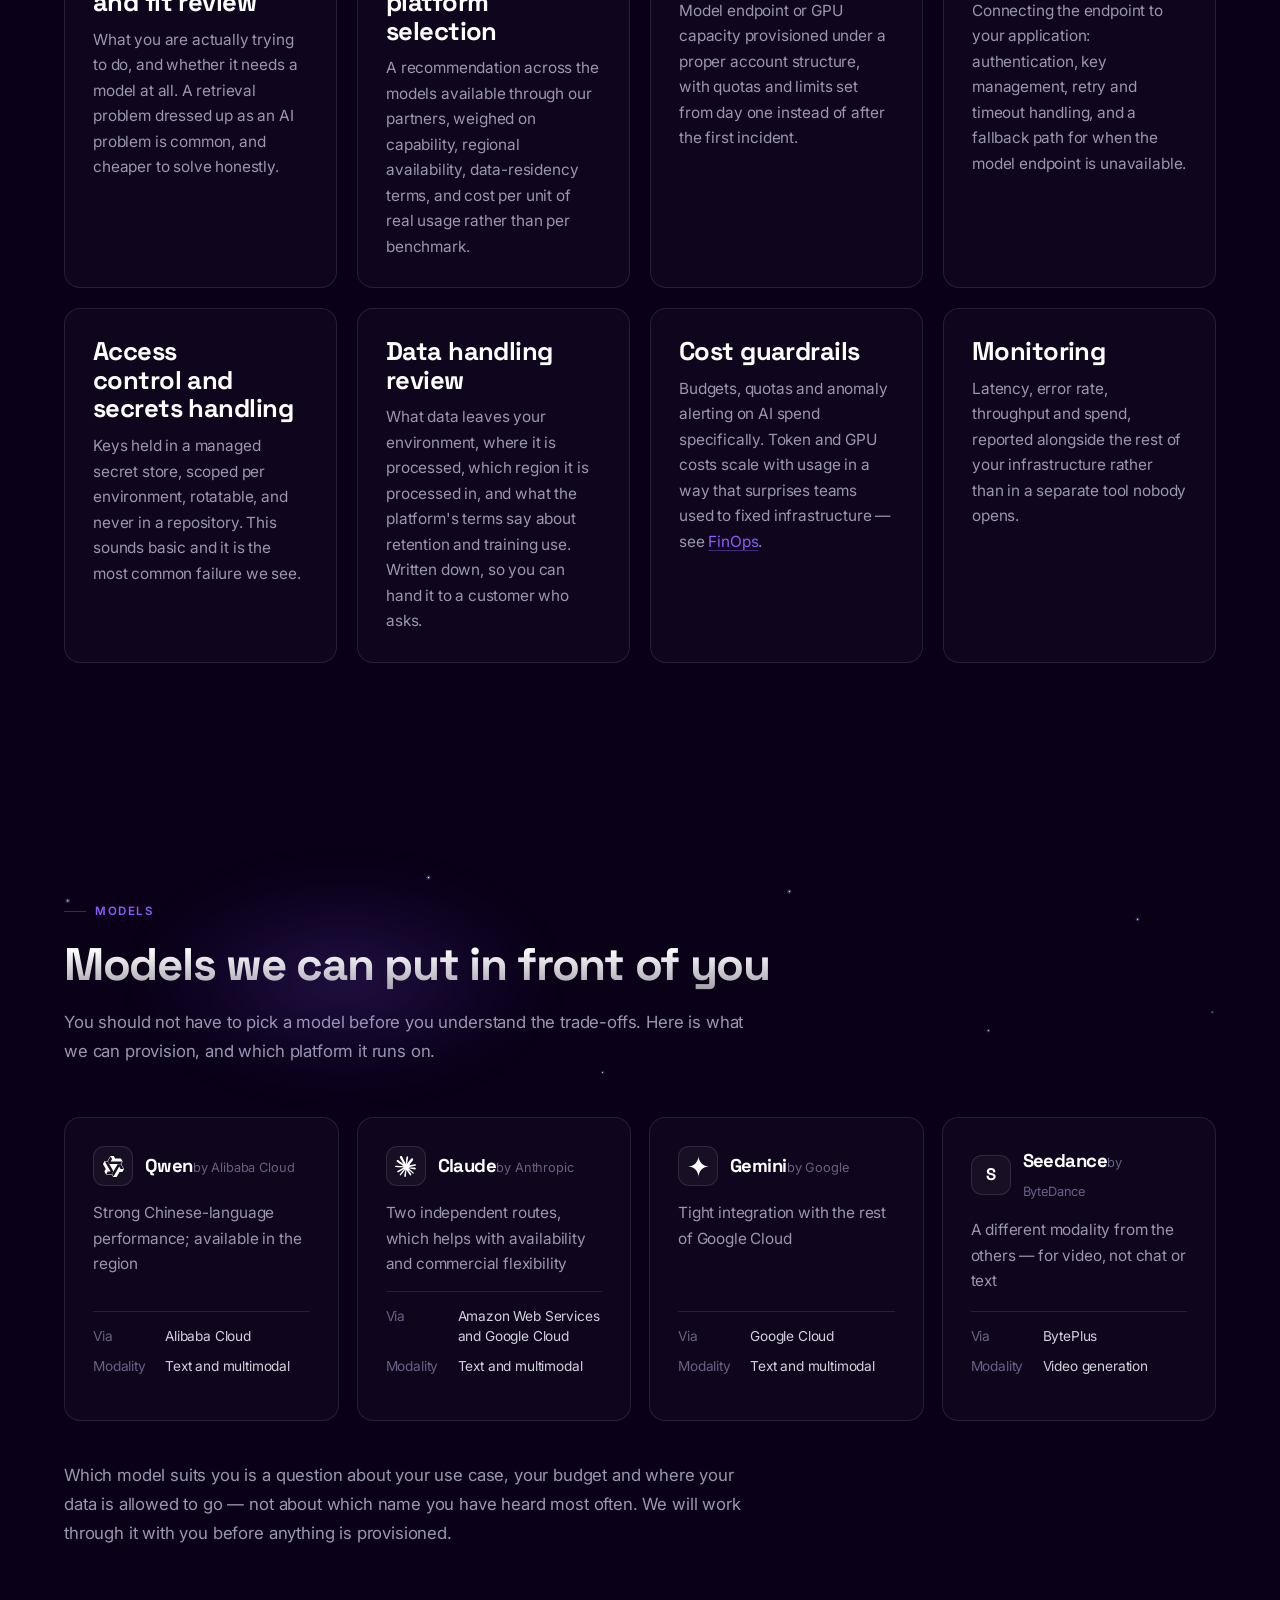
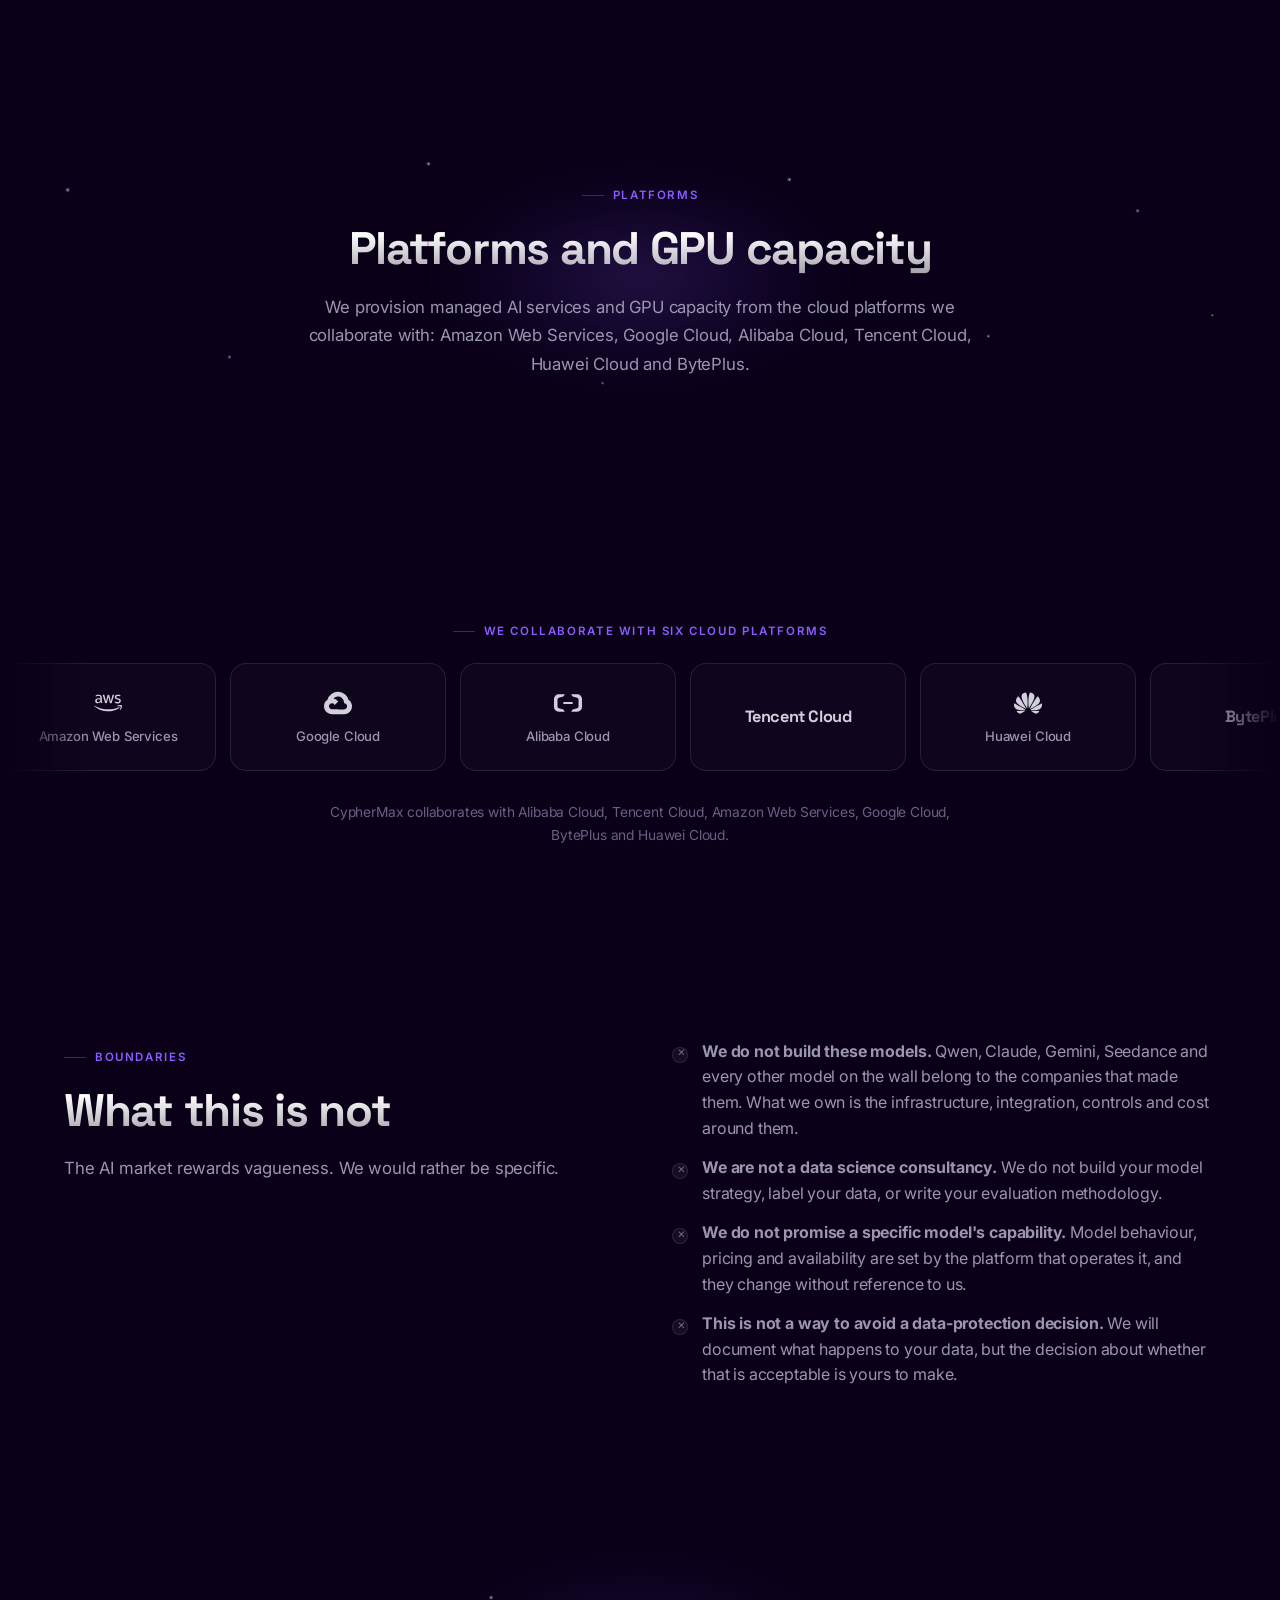
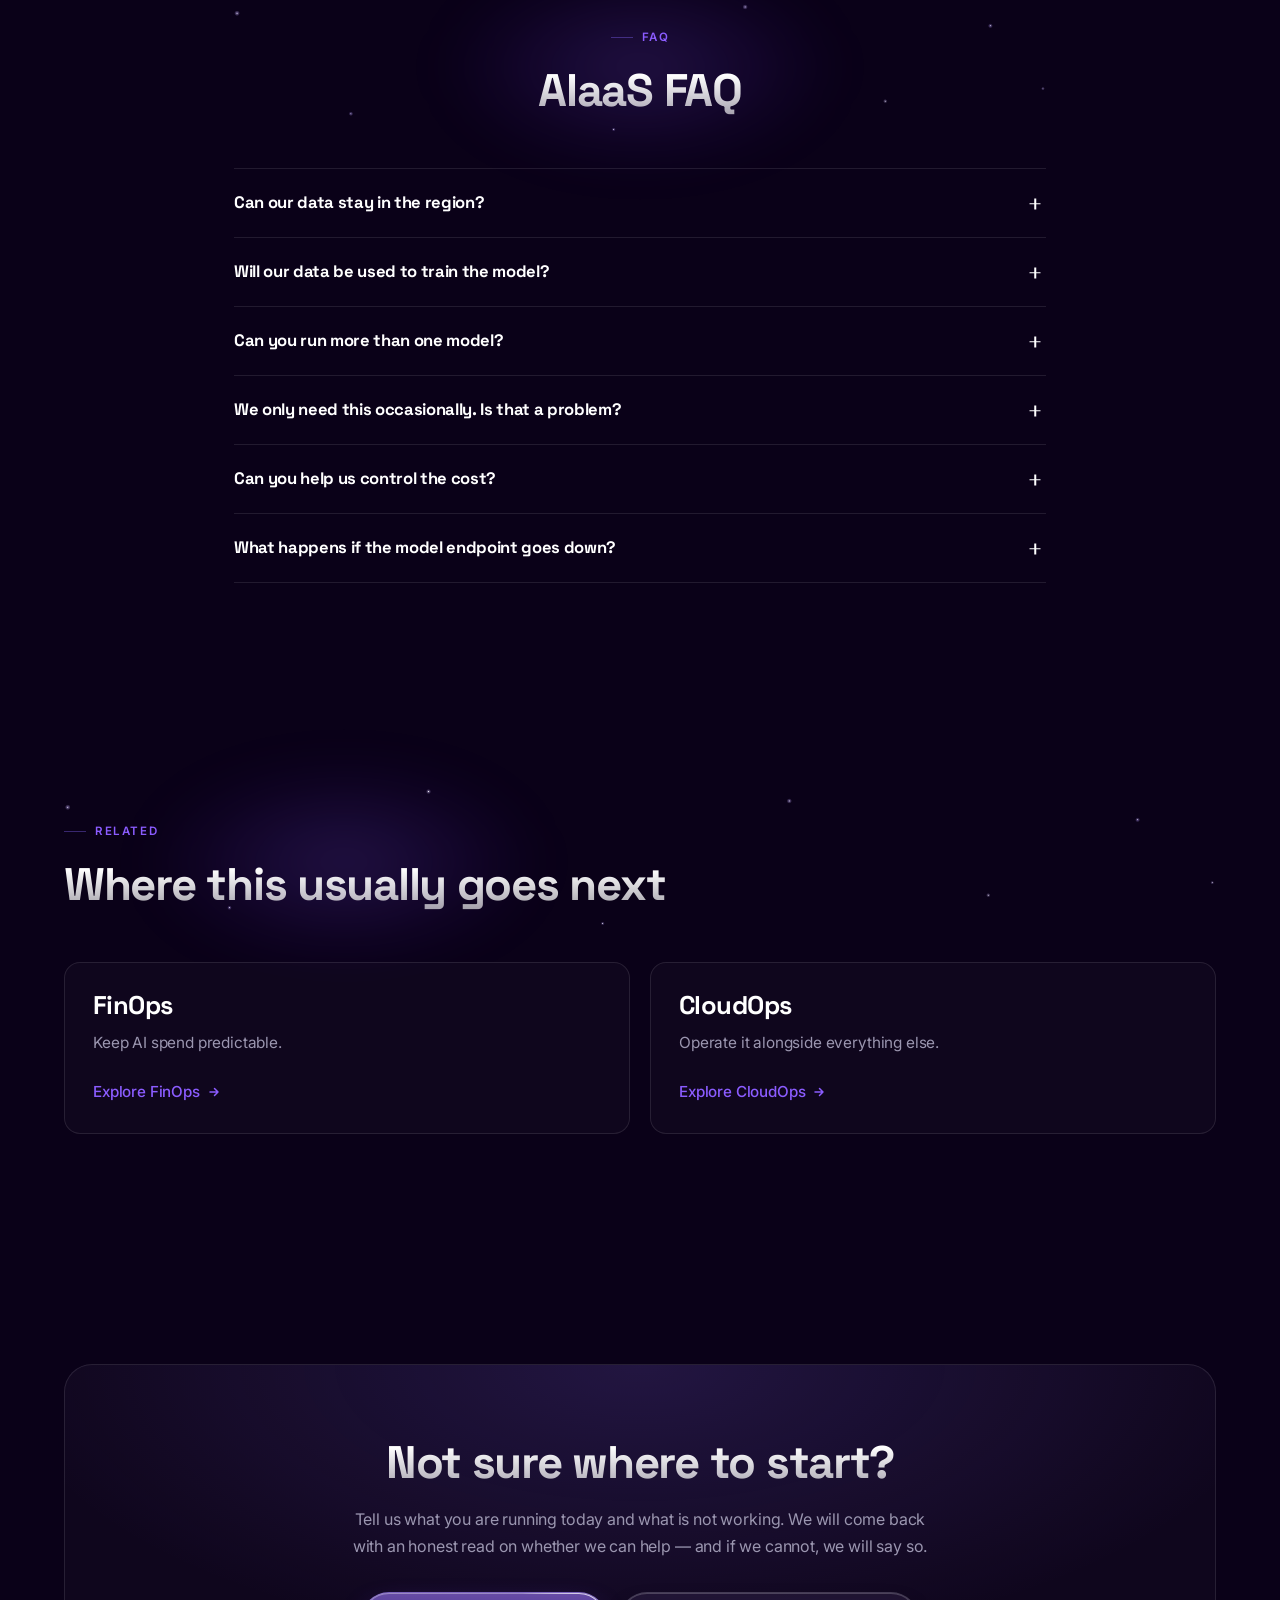
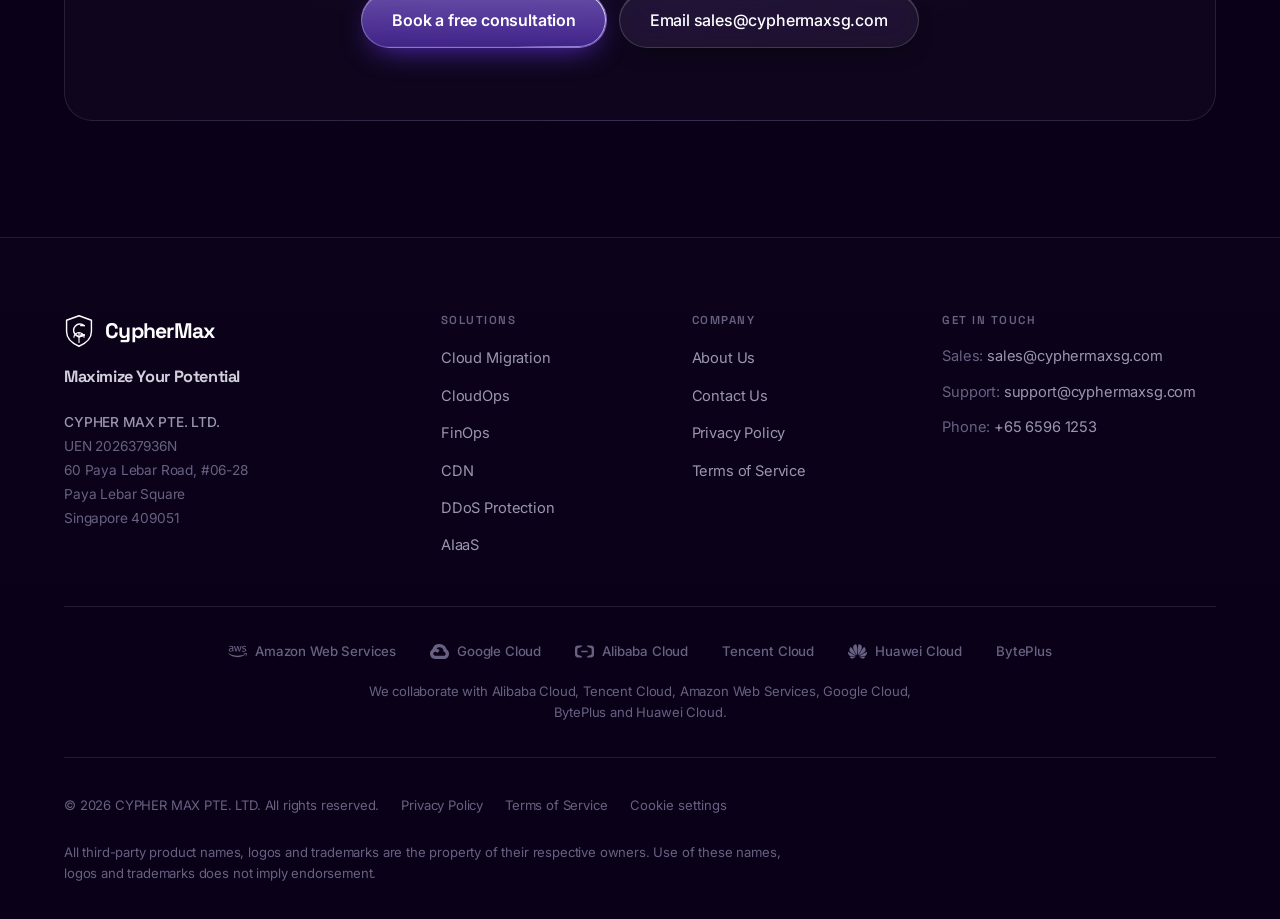
<file: solutions/aiaas/index.html>
<!DOCTYPE html>
<html lang="en-SG">
<head>
<meta charset="utf-8">
<meta name="viewport" content="width=device-width, initial-scale=1">
<title>AI as a Service (AIaaS) for APAC Businesses | CypherMax</title>
<meta name="description" content="Run Qwen, Claude, Gemini, Seedance and more through our cloud partners — integrated into your application with access control, data handling and cost guardrails.">
<link rel="canonical" href="https://cyphermaxsg.com/solutions/aiaas">

<meta property="og:type" content="website">
<meta property="og:site_name" content="CypherMax">
<meta property="og:locale" content="en_SG">
<meta property="og:url" content="https://cyphermaxsg.com/solutions/aiaas">
<meta property="og:title" content="Ship AI features without building an ML platform first. | CypherMax">
<meta property="og:description" content="Run Qwen, Claude, Gemini, Seedance and more through our cloud partners — integrated into your application with access control, data handling and cost guardrails.">
<meta property="og:image" content="https://cyphermaxsg.com/assets/og-image.png">
<meta name="twitter:card" content="summary_large_image">
<meta name="twitter:title" content="Ship AI features without building an ML platform first. | CypherMax">
<meta name="twitter:description" content="Run Qwen, Claude, Gemini, Seedance and more through our cloud partners — integrated into your application with access control, data handling and cost guardrails.">
<meta name="twitter:image" content="https://cyphermaxsg.com/assets/og-image.png">

<link rel="icon" href="../../assets/favicon.svg" type="image/svg+xml">
<link rel="preconnect" href="https://fonts.googleapis.com">
<link rel="preconnect" href="https://fonts.gstatic.com" crossorigin>
<link rel="stylesheet" href="https://fonts.googleapis.com/css2?family=Inter:wght@400;500;600&family=Space+Grotesk:wght@700&display=swap">
<link rel="stylesheet" href="../../assets/css/style.css">
<script type="application/ld+json">
{
  "@context": "https://schema.org",
  "@type": "FAQPage",
  "mainEntity": [
    {
      "@type": "Question",
      "name": "Can our data stay in the region?",
      "acceptedAnswer": {
        "@type": "Answer",
        "text": "Often yes, and it depends on the platform, the specific model, and the region it is served from. Regional availability for AI services changes frequently, so this is a question we answer against current documentation for your chosen platform rather than from memory."
      }
    },
    {
      "@type": "Question",
      "name": "Will our data be used to train the model?",
      "acceptedAnswer": {
        "@type": "Answer",
        "text": "That is governed by the terms of whichever platform serves the model, and the answer can differ between two platforms serving the same model. We will read those terms with you and document the answer before you build on it, because it is usually the question your customers will ask first."
      }
    },
    {
      "@type": "Question",
      "name": "Can you run more than one model?",
      "acceptedAnswer": {
        "@type": "Answer",
        "text": "Yes, and it is often the right architecture &mdash; a cheaper model for routine work, a stronger one for the cases that need it. Because the models on our wall run across different partner platforms, this does mean more than one account and more than one set of terms, which we will set up and manage."
      }
    },
    {
      "@type": "Question",
      "name": "We only need this occasionally. Is that a problem?",
      "acceptedAnswer": {
        "@type": "Answer",
        "text": "No. Managed endpoints suit intermittent use better than reserved GPU capacity does, and part of the selection work is matching the commercial model to how often you will actually use it."
      }
    },
    {
      "@type": "Question",
      "name": "Can you help us control the cost?",
      "acceptedAnswer": {
        "@type": "Answer",
        "text": "Yes, and it is included rather than sold separately. Quotas, budgets and anomaly alerting are set up during provisioning."
      }
    },
    {
      "@type": "Question",
      "name": "What happens if the model endpoint goes down?",
      "acceptedAnswer": {
        "@type": "Answer",
        "text": "We build a fallback path during integration &mdash; degrade the feature gracefully, queue the request, or route to an alternate endpoint, depending on what your application can tolerate. Deciding this before launch is much easier than deciding it at 3am."
      }
    }
  ]
}
</script>
</head>
<body>
<a class="skip-link" href="#main">Skip to content</a>

<div data-component="header" data-active="solutions"></div>

<main id="main">

  <section class="hero hero--page">
    <div class="hero__sky" aria-hidden="true">
      <div class="hero__stars"></div>
      <div class="hero__horizon">
        <div class="hero__arcs"><span></span><span></span><span></span><span></span><span></span></div>
        <div class="hero__dome"></div>
        <div class="hero__aurora"></div>
      </div>
    </div>
    <div class="container hero__inner">
      <nav class="crumbs" aria-label="Breadcrumb">
        <a href="../../index.html">Home</a><span aria-hidden="true">/</span><a href="../../solutions/index.html">Solutions</a><span aria-hidden="true">/</span><span>AIaaS</span>
      </nav>
      <p class="eyebrow">Partner-powered &middot; Operated by CypherMax</p>
      <h1 class="grad-text">Ship AI features without building an ML platform first.</h1>
      <p class="lede mt-24">Managed access to leading models and GPU capacity through our cloud partners, wired into your application with access control, data handling and cost limits already in place.</p>
      <div class="btn-row mt-32"><a class="btn btn--primary btn--lg" href="../../contact/index.html">Talk to us about AI</a><a class="btn btn--ghost btn--lg" href="../../solutions/index.html">See all solutions</a></div>
    </div>
  </section>

  <section class="section">
    <div class="container">
      <div class="split">
        <div>
          <p class="eyebrow">Fit</p>
          <h2 class="grad-text">This is for you if</h2>
        </div>
        <div data-reveal>
          <ul class="check-list">
        <li>You have an AI feature on the roadmap and no infrastructure plan behind it.</li>
        <li>Your prototype works on a developer's personal API key and now needs to go to production.</li>
        <li>You need GPU capacity for a specific workload and do not want to own hardware for it.</li>
        <li>Your customers or regulator will ask where their data goes when it reaches a model, and you need a defensible answer.</li>
        <li>Someone ran an experiment last month and the bill was a surprise.</li>
      </ul>
        </div>
      </div>
    </div>
  </section>

  <section class="section section--panel">
    <div class="container">
      <div class="section-head">
        <p class="eyebrow">Scope</p>
        <h2 class="grad-text">What is included</h2>
      </div>
      <div class="grid grid--4">
        <article class="card" data-reveal>
          <h3 class="card__title">Requirement and fit review</h3>
          <p class="card__body">What you are actually trying to do, and whether it needs a model at all. A retrieval problem dressed up as an AI problem is common, and cheaper to solve honestly.</p>
        </article>
        <article class="card" data-reveal>
          <h3 class="card__title">Model and platform selection</h3>
          <p class="card__body">A recommendation across the models available through our partners, weighed on capability, regional availability, data-residency terms, and cost per unit of real usage rather than per benchmark.</p>
        </article>
        <article class="card" data-reveal>
          <h3 class="card__title">Provisioning</h3>
          <p class="card__body">Model endpoint or GPU capacity provisioned under a proper account structure, with quotas and limits set from day one instead of after the first incident.</p>
        </article>
        <article class="card" data-reveal>
          <h3 class="card__title">Integration</h3>
          <p class="card__body">Connecting the endpoint to your application: authentication, key management, retry and timeout handling, and a fallback path for when the model endpoint is unavailable.</p>
        </article>
        <article class="card" data-reveal>
          <h3 class="card__title">Access control and secrets handling</h3>
          <p class="card__body">Keys held in a managed secret store, scoped per environment, rotatable, and never in a repository. This sounds basic and it is the most common failure we see.</p>
        </article>
        <article class="card" data-reveal>
          <h3 class="card__title">Data handling review</h3>
          <p class="card__body">What data leaves your environment, where it is processed, which region it is processed in, and what the platform's terms say about retention and training use. Written down, so you can hand it to a customer who asks.</p>
        </article>
        <article class="card" data-reveal>
          <h3 class="card__title">Cost guardrails</h3>
          <p class="card__body">Budgets, quotas and anomaly alerting on AI spend specifically. Token and GPU costs scale with usage in a way that surprises teams used to fixed infrastructure &mdash; see <a class="link-underline" href="../../solutions/finops/index.html">FinOps</a>.</p>
        </article>
        <article class="card" data-reveal>
          <h3 class="card__title">Monitoring</h3>
          <p class="card__body">Latency, error rate, throughput and spend, reported alongside the rest of your infrastructure rather than in a separate tool nobody opens.</p>
        </article>
      </div>
    </div>
  </section>

  <section class="section">
    <div class="container">
      <div class="section-head">
        <p class="eyebrow">Models</p>
        <h2 class="grad-text">Models we can put in front of you</h2>
        <p class="section-intro">
          You should not have to pick a model before you understand the trade-offs. Here is what we can
          provision, and which platform it runs on.
        </p>
      </div>

      <!--
        This wall is built from params.js `aiModels`, not from markup — model
        availability, naming and regional coverage change faster than anything
        else on this site. Only entries with enabled:true render.

        The GPT card ships disabled and must stay that way until register B5 is
        decided. See the comment beside the entry in params.js for the three
        options and why showing it early is a sales problem, not a design one.

        Logo permission for the five model brands is register B6 — a separate
        question from the cloud partner agreements, because these are different
        companies. Brands with no usable mark render as a wordmark.
      -->
      <div data-component="model-wall"></div>

      <p class="section-intro mt-40">
        Which model suits you is a question about your use case, your budget and where your data is
        allowed to go &mdash; not about which name you have heard most often. We will work through it
        with you before anything is provisioned.
      </p>
    </div>
  </section>

  <section class="section section--panel">
    <div class="container">
      <div class="section-head section-head--center">
        <p class="eyebrow eyebrow--center">Platforms</p>
        <h2 class="grad-text">Platforms and GPU capacity</h2>
        <p class="section-intro">
          We provision managed AI services and GPU capacity from the cloud platforms we collaborate with: Amazon
          Web Services, Google Cloud, Alibaba Cloud, Tencent Cloud, Huawei Cloud and BytePlus.
        </p>
      </div>
      <!--
        TBD (register 17):
          (a) list the specific managed AI, model-serving and GPU products
              CypherMax is authorised to resell and operate on each of the six
              platforms, including the GPU instance families available. Confirm
              regional availability for Southeast Asia — several AI services
              reach Singapore later than they reach the US and Europe, and a
              model listed on the wall must actually be reachable from a region
              your customers can use;
          (b) for each model on the wall, confirm the platform's current
              data-retention and training-use terms before summarising them
              anywhere on this page. These terms differ by platform even for the
              same model.
      -->
    </div>
  </section>

  <div data-component="partner-wall"></div>

  <section class="section">
    <div class="container">
      <div class="split">
        <div>
          <p class="eyebrow">Boundaries</p>
          <h2 class="grad-text">What this is not</h2>
          <p class="section-intro">
            The AI market rewards vagueness. We would rather be specific.
          </p>
        </div>
        <!--
          TBD (register 17): confirm whether any applied ML or data engineering
          capability exists in-house; if not, consider naming referral partners.
        -->
        <div data-reveal>
          <ul class="cross-list">
            <li><strong>We do not build these models.</strong> Qwen, Claude, Gemini, Seedance and every other model on the wall belong to the companies that made them. What we own is the infrastructure, integration, controls and cost around them.</li>
            <li><strong>We are not a data science consultancy.</strong> We do not build your model strategy, label your data, or write your evaluation methodology.</li>
            <li><strong>We do not promise a specific model's capability.</strong> Model behaviour, pricing and availability are set by the platform that operates it, and they change without reference to us.</li>
            <li><strong>This is not a way to avoid a data-protection decision.</strong> We will document what happens to your data, but the decision about whether that is acceptable is yours to make.</li>
          </ul>
        </div>
      </div>
    </div>
  </section>

  <section class="section">
    <div class="container container--narrow">
      <div class="section-head section-head--center">
        <p class="eyebrow eyebrow--center">FAQ</p>
        <h2 class="grad-text">AIaaS FAQ</h2>
      </div>

      <div class="faq">
        <div class="faq__item">
          <button class="faq__q" type="button" aria-expanded="false" aria-controls="faq-ai-1">
            Can our data stay in the region?
            <span class="faq__icon" aria-hidden="true"></span>
          </button>
          <div class="faq__a" id="faq-ai-1" data-open="false"><div>
            <p>Often yes, and it depends on the platform, the specific model, and the region it is served from. Regional availability for AI services changes frequently, so this is a question we answer against current documentation for your chosen platform rather than from memory.</p>
          </div></div>
        </div>

        <div class="faq__item">
          <button class="faq__q" type="button" aria-expanded="false" aria-controls="faq-ai-2">
            Will our data be used to train the model?
            <span class="faq__icon" aria-hidden="true"></span>
          </button>
          <div class="faq__a" id="faq-ai-2" data-open="false"><div>
            <p>That is governed by the terms of whichever platform serves the model, and the answer can differ between two platforms serving the same model. We will read those terms with you and document the answer before you build on it, because it is usually the question your customers will ask first.</p>
          </div></div>
        </div>

        <div class="faq__item">
          <button class="faq__q" type="button" aria-expanded="false" aria-controls="faq-ai-3">
            Can you run more than one model?
            <span class="faq__icon" aria-hidden="true"></span>
          </button>
          <div class="faq__a" id="faq-ai-3" data-open="false"><div>
            <p>Yes, and it is often the right architecture &mdash; a cheaper model for routine work, a stronger one for the cases that need it. Because the models on our wall run across different partner platforms, this does mean more than one account and more than one set of terms, which we will set up and manage.</p>
          </div></div>
        </div>

        <div class="faq__item">
          <button class="faq__q" type="button" aria-expanded="false" aria-controls="faq-ai-4">
            We only need this occasionally. Is that a problem?
            <span class="faq__icon" aria-hidden="true"></span>
          </button>
          <div class="faq__a" id="faq-ai-4" data-open="false"><div>
            <p>No. Managed endpoints suit intermittent use better than reserved GPU capacity does, and part of the selection work is matching the commercial model to how often you will actually use it.</p>
          </div></div>
        </div>

        <div class="faq__item">
          <button class="faq__q" type="button" aria-expanded="false" aria-controls="faq-ai-5">
            Can you help us control the cost?
            <span class="faq__icon" aria-hidden="true"></span>
          </button>
          <div class="faq__a" id="faq-ai-5" data-open="false"><div>
            <p>Yes, and it is included rather than sold separately. Quotas, budgets and anomaly alerting are set up during provisioning.</p>
          </div></div>
        </div>

        <div class="faq__item">
          <button class="faq__q" type="button" aria-expanded="false" aria-controls="faq-ai-6">
            What happens if the model endpoint goes down?
            <span class="faq__icon" aria-hidden="true"></span>
          </button>
          <div class="faq__a" id="faq-ai-6" data-open="false"><div>
            <p>We build a fallback path during integration &mdash; degrade the feature gracefully, queue the request, or route to an alternate endpoint, depending on what your application can tolerate. Deciding this before launch is much easier than deciding it at 3am.</p>
          </div></div>
        </div>
      </div>
    </div>
  </section>

  <section class="section section--panel">
    <div class="container">
      <div class="section-head">
        <p class="eyebrow">Related</p>
        <h2 class="grad-text">Where this usually goes next</h2>
      </div>
      <div class="grid grid--2">
        <a class="card card--hover" href="../../solutions/finops/index.html" data-reveal>
          <h3 class="card__title">FinOps</h3>
          <p class="card__body">Keep AI spend predictable.</p>
          <span class="link-arrow mt-24" style="display:inline-flex">Explore FinOps <svg width="14" height="14" viewBox="0 0 14 14" fill="none" aria-hidden="true"><path d="M3 7h8M7.5 3.5 11 7l-3.5 3.5" stroke="currentColor" stroke-width="1.5" stroke-linecap="round" stroke-linejoin="round"/></svg></span>
        </a>
        <a class="card card--hover" href="../../solutions/cloudops/index.html" data-reveal>
          <h3 class="card__title">CloudOps</h3>
          <p class="card__body">Operate it alongside everything else.</p>
          <span class="link-arrow mt-24" style="display:inline-flex">Explore CloudOps <svg width="14" height="14" viewBox="0 0 14 14" fill="none" aria-hidden="true"><path d="M3 7h8M7.5 3.5 11 7l-3.5 3.5" stroke="currentColor" stroke-width="1.5" stroke-linecap="round" stroke-linejoin="round"/></svg></span>
        </a>
      </div>
    </div>
  </section>

  <div data-component="cta-band"></div>

</main>

<div data-component="footer"></div>

<script src="../../assets/js/params.js"></script>
<script src="../../assets/js/marks.js"></script>
<script src="../../assets/js/site.js"></script>
</body>
</html>
</file>
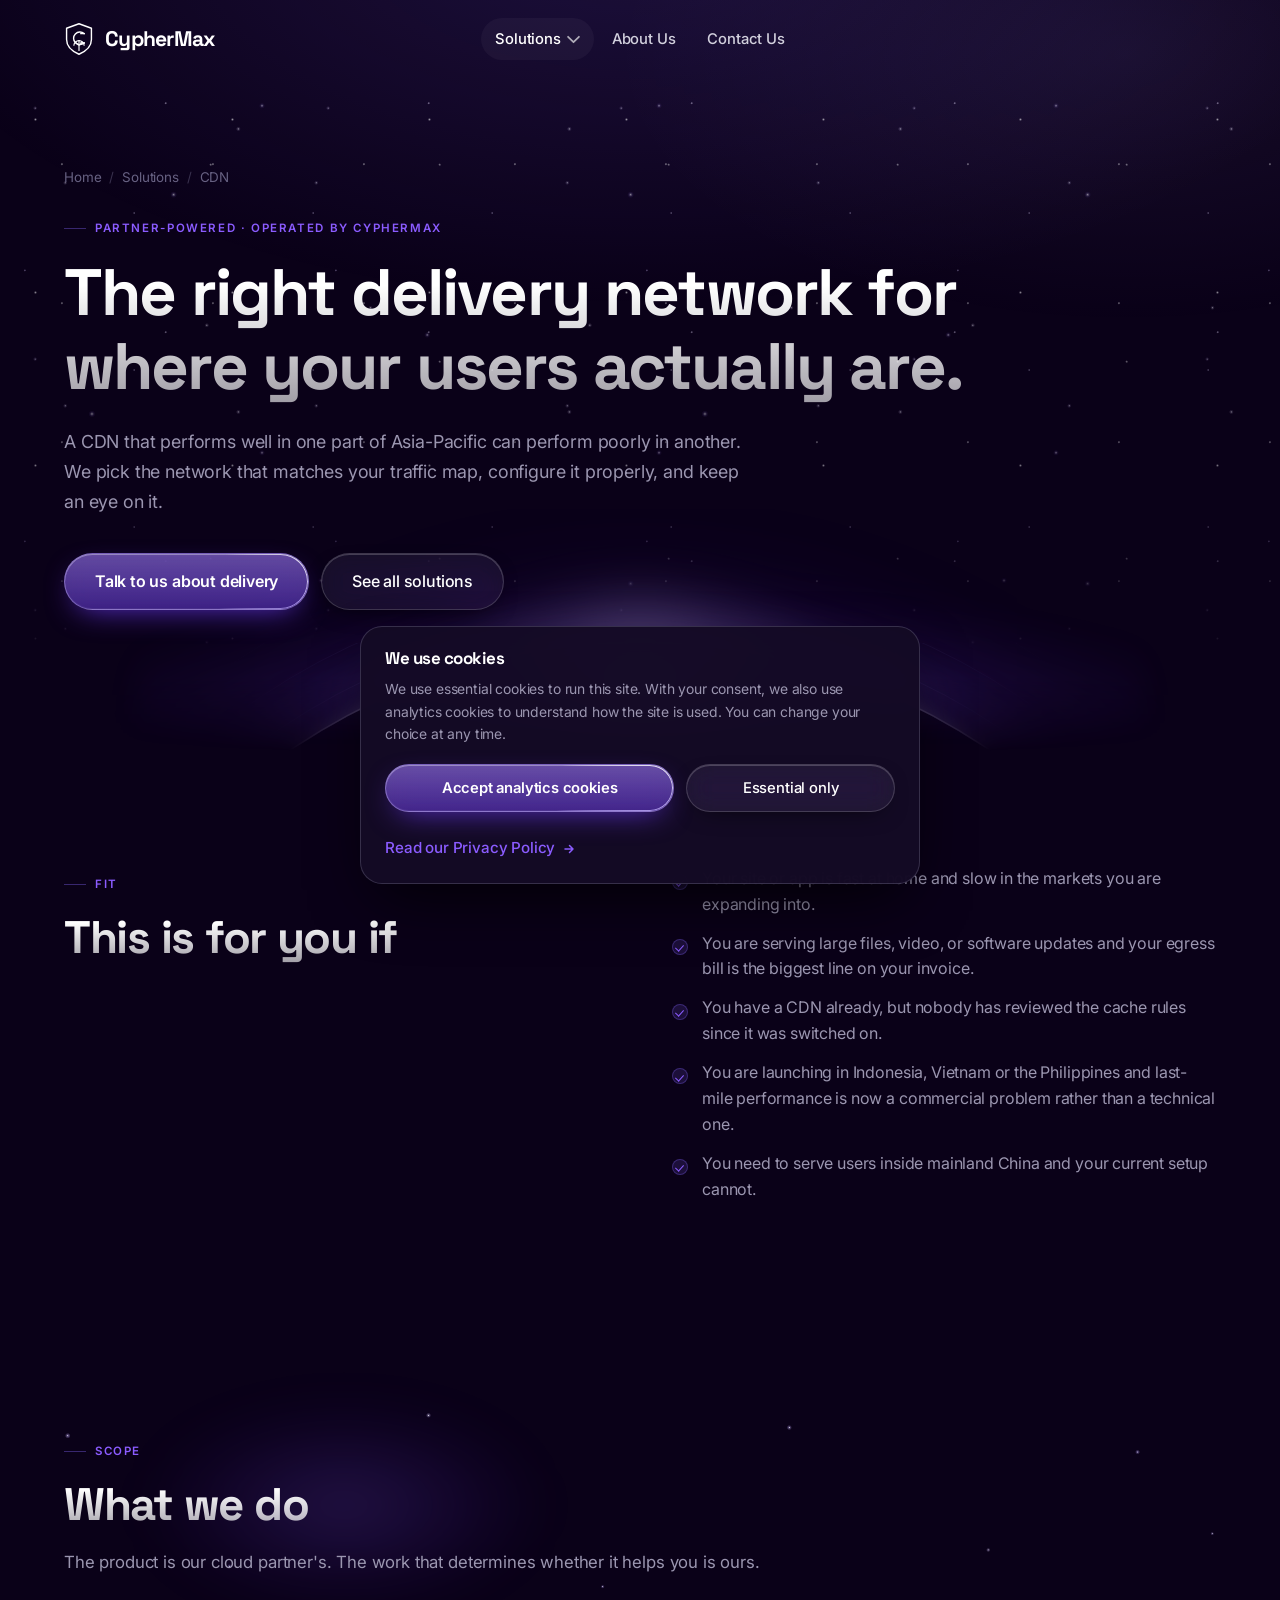
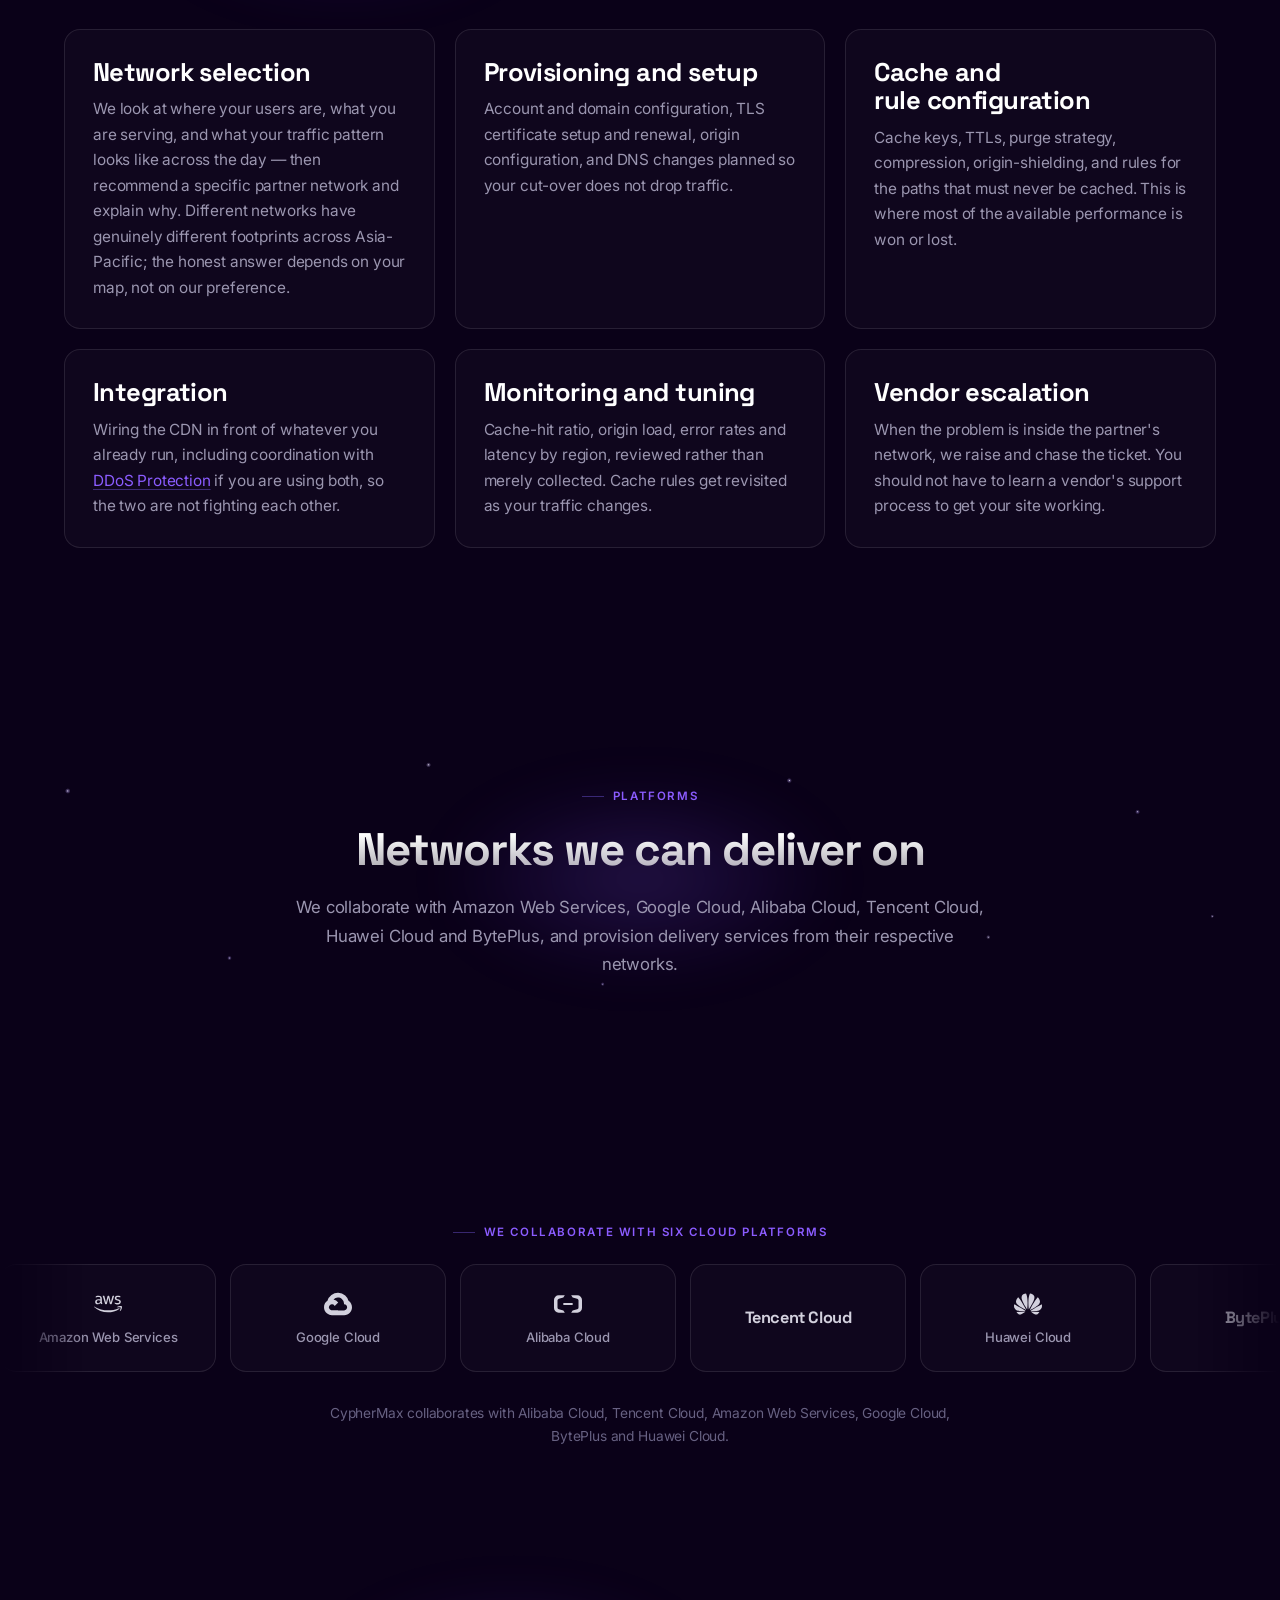
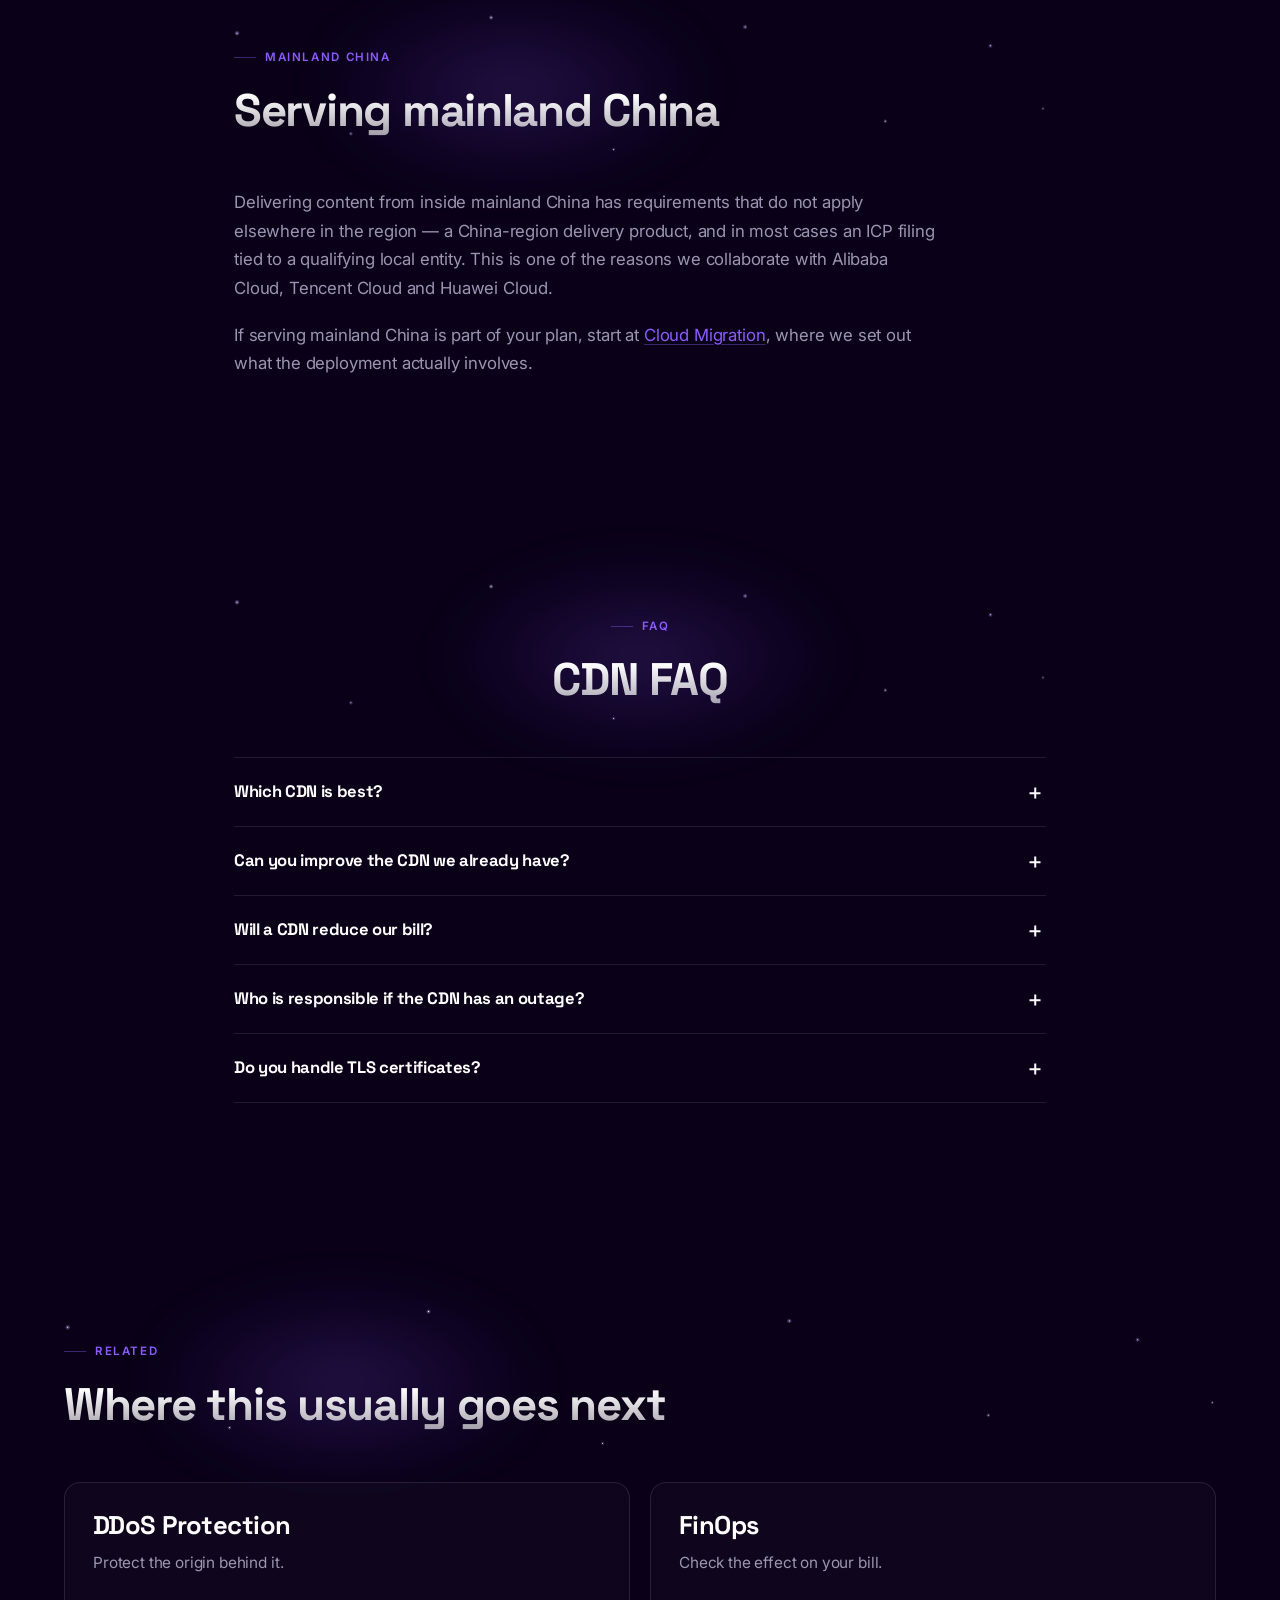
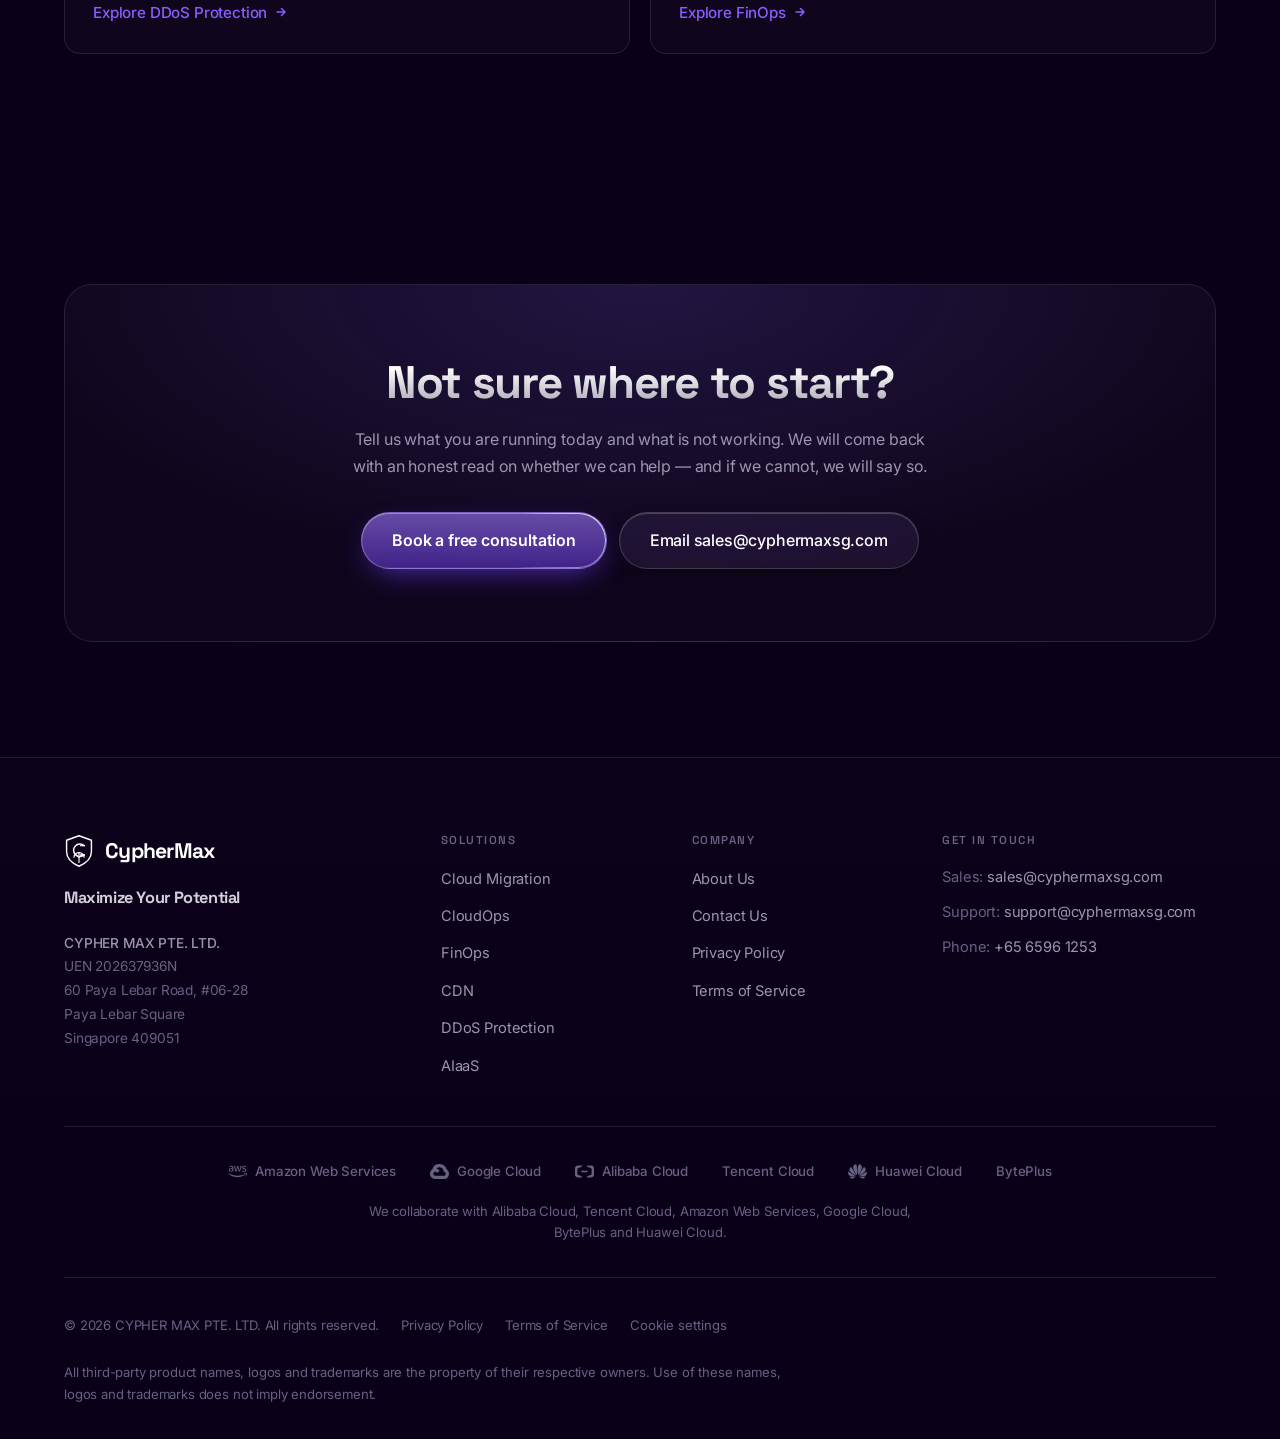
<file: solutions/cdn/index.html>
<!DOCTYPE html>
<html lang="en-SG">
<head>
<meta charset="utf-8">
<meta name="viewport" content="width=device-width, initial-scale=1">
<title>CDN Services for Asia-Pacific | CypherMax Singapore</title>
<meta name="description" content="Choose and operate the content delivery network that matches your Asia-Pacific traffic — selection, configuration, tuning and monitoring handled by CypherMax.">
<link rel="canonical" href="https://cyphermaxsg.com/solutions/cdn">

<meta property="og:type" content="website">
<meta property="og:site_name" content="CypherMax">
<meta property="og:locale" content="en_SG">
<meta property="og:url" content="https://cyphermaxsg.com/solutions/cdn">
<meta property="og:title" content="The right delivery network for where your users actually are. | CypherMax">
<meta property="og:description" content="Choose and operate the content delivery network that matches your Asia-Pacific traffic — selection, configuration, tuning and monitoring handled by CypherMax.">
<meta property="og:image" content="https://cyphermaxsg.com/assets/og-image.png">
<meta name="twitter:card" content="summary_large_image">
<meta name="twitter:title" content="The right delivery network for where your users actually are. | CypherMax">
<meta name="twitter:description" content="Choose and operate the content delivery network that matches your Asia-Pacific traffic — selection, configuration, tuning and monitoring handled by CypherMax.">
<meta name="twitter:image" content="https://cyphermaxsg.com/assets/og-image.png">

<link rel="icon" href="../../assets/favicon.svg" type="image/svg+xml">
<link rel="preconnect" href="https://fonts.googleapis.com">
<link rel="preconnect" href="https://fonts.gstatic.com" crossorigin>
<link rel="stylesheet" href="https://fonts.googleapis.com/css2?family=Inter:wght@400;500;600&family=Space+Grotesk:wght@700&display=swap">
<link rel="stylesheet" href="../../assets/css/style.css">
<script type="application/ld+json">
{
  "@context": "https://schema.org",
  "@type": "FAQPage",
  "mainEntity": [
    {
      "@type": "Question",
      "name": "Which CDN is best?",
      "acceptedAnswer": {
        "@type": "Answer",
        "text": "There is no single answer, which is the reason this is a service rather than a product page. The best network for a video platform serving Indonesia is not the best network for a SaaS application serving Japan."
      }
    },
    {
      "@type": "Question",
      "name": "Can you improve the CDN we already have?",
      "acceptedAnswer": {
        "@type": "Answer",
        "text": "Often, yes, and frequently without changing vendor. A configuration review is usually the cheapest first step."
      }
    },
    {
      "@type": "Question",
      "name": "Will a CDN reduce our bill?",
      "acceptedAnswer": {
        "@type": "Answer",
        "text": "It can, particularly if you are serving large static files directly from origin storage, because cached delivery is generally cheaper than repeated egress. Whether it will in your case is a question for the review, and it interacts with FinOps."
      }
    },
    {
      "@type": "Question",
      "name": "Who is responsible if the CDN has an outage?",
      "acceptedAnswer": {
        "@type": "Answer",
        "text": "The platform availability commitment is the partner's, under their terms. Our responsibility is correct configuration, monitoring, escalation, and having a failover path planned in advance. We tell you which is which before you sign, not during an incident."
      }
    },
    {
      "@type": "Question",
      "name": "Do you handle TLS certificates?",
      "acceptedAnswer": {
        "@type": "Answer",
        "text": "Yes, including renewal. An expired certificate is a self-inflicted outage and it should never be your problem to remember."
      }
    }
  ]
}
</script>
</head>
<body>
<a class="skip-link" href="#main">Skip to content</a>

<div data-component="header" data-active="solutions"></div>

<main id="main">

  <section class="hero hero--page">
    <div class="hero__sky" aria-hidden="true">
      <div class="hero__stars"></div>
      <div class="hero__horizon">
        <div class="hero__arcs"><span></span><span></span><span></span><span></span><span></span></div>
        <div class="hero__dome"></div>
        <div class="hero__aurora"></div>
      </div>
    </div>
    <div class="container hero__inner">
      <nav class="crumbs" aria-label="Breadcrumb">
        <a href="../../index.html">Home</a><span aria-hidden="true">/</span><a href="../../solutions/index.html">Solutions</a><span aria-hidden="true">/</span><span>CDN</span>
      </nav>
      <p class="eyebrow">Partner-powered &middot; Operated by CypherMax</p>
      <h1 class="grad-text">The right delivery network for where your users actually are.</h1>
      <p class="lede mt-24">A CDN that performs well in one part of Asia-Pacific can perform poorly in another. We pick the network that matches your traffic map, configure it properly, and keep an eye on it.</p>
      <div class="btn-row mt-32"><a class="btn btn--primary btn--lg" href="../../contact/index.html">Talk to us about delivery</a><a class="btn btn--ghost btn--lg" href="../../solutions/index.html">See all solutions</a></div>
    </div>
  </section>

  <section class="section">
    <div class="container">
      <div class="split">
        <div>
          <p class="eyebrow">Fit</p>
          <h2 class="grad-text">This is for you if</h2>
        </div>
        <div data-reveal>
          <ul class="check-list">
        <li>Your site or app is fast at home and slow in the markets you are expanding into.</li>
        <li>You are serving large files, video, or software updates and your egress bill is the biggest line on your invoice.</li>
        <li>You have a CDN already, but nobody has reviewed the cache rules since it was switched on.</li>
        <li>You are launching in Indonesia, Vietnam or the Philippines and last-mile performance is now a commercial problem rather than a technical one.</li>
        <li>You need to serve users inside mainland China and your current setup cannot.</li>
      </ul>
        </div>
      </div>
    </div>
  </section>

  <section class="section section--panel">
    <div class="container">
      <div class="section-head">
        <p class="eyebrow">Scope</p>
        <h2 class="grad-text">What we do</h2>
        <p class="section-intro">
          The product is our cloud partner's. The work that determines whether it helps you is ours.
        </p>
      </div>
      <div class="grid grid--3">
        <article class="card" data-reveal>
          <h3 class="card__title">Network selection</h3>
          <p class="card__body">We look at where your users are, what you are serving, and what your traffic pattern looks like across the day &mdash; then recommend a specific partner network and explain why. Different networks have genuinely different footprints across Asia-Pacific; the honest answer depends on your map, not on our preference.</p>
        </article>
        <article class="card" data-reveal>
          <h3 class="card__title">Provisioning and setup</h3>
          <p class="card__body">Account and domain configuration, TLS certificate setup and renewal, origin configuration, and DNS changes planned so your cut-over does not drop traffic.</p>
        </article>
        <article class="card" data-reveal>
          <h3 class="card__title">Cache and rule configuration</h3>
          <p class="card__body">Cache keys, TTLs, purge strategy, compression, origin-shielding, and rules for the paths that must never be cached. This is where most of the available performance is won or lost.</p>
        </article>
        <article class="card" data-reveal>
          <h3 class="card__title">Integration</h3>
          <p class="card__body">Wiring the CDN in front of whatever you already run, including coordination with <a class="link-underline" href="../../solutions/ddos-protection/index.html">DDoS Protection</a> if you are using both, so the two are not fighting each other.</p>
        </article>
        <article class="card" data-reveal>
          <h3 class="card__title">Monitoring and tuning</h3>
          <p class="card__body">Cache-hit ratio, origin load, error rates and latency by region, reviewed rather than merely collected. Cache rules get revisited as your traffic changes.</p>
        </article>
        <article class="card" data-reveal>
          <h3 class="card__title">Vendor escalation</h3>
          <p class="card__body">When the problem is inside the partner's network, we raise and chase the ticket. You should not have to learn a vendor's support process to get your site working.</p>
        </article>
      </div>
    </div>
  </section>

  <section class="section">
    <div class="container">
      <div class="section-head section-head--center">
        <p class="eyebrow eyebrow--center">Platforms</p>
        <h2 class="grad-text">Networks we can deliver on</h2>
        <p class="section-intro">
          We collaborate with Amazon Web Services, Google Cloud, Alibaba Cloud, Tencent
          Cloud, Huawei Cloud and BytePlus, and provision delivery services from their respective
          networks.
        </p>
      </div>
      <!--
        TBD (register 17, "Partner and commercial"):
          (a) list the specific CDN and edge products CypherMax is authorised to
              RESELL AND OPERATE on each of the six platforms — only products
              covered by an actual resale authorisation; and
          (b) confirm whether CypherMax can quote and bill CDN traffic directly,
              and in what currency and billing unit.
      -->
    </div>
  </section>

  <div data-component="partner-wall"></div>

  <section class="section section--panel">
    <div class="container container--narrow">
      <div class="section-head">
        <p class="eyebrow">Mainland China</p>
        <h2 class="grad-text">Serving mainland China</h2>
      </div>
      <!--
        TBD (register 17): confirm China delivery scope — see the corresponding
        note on the Cloud Migration page. This section must be reviewed with
        qualified local advice before publication.
      -->
      <p class="section-intro">
        Delivering content from inside mainland China has requirements that do not apply elsewhere in the
        region &mdash; a China-region delivery product, and in most cases an ICP filing tied to a
        qualifying local entity. This is one of the reasons we collaborate with Alibaba Cloud,
        Tencent Cloud and Huawei Cloud.
      </p>
      <p class="section-intro">
        If serving mainland China is part of your plan, start at
        <a class="link-underline" href="../../solutions/cloud-migration/index.html">Cloud Migration</a>, where we set out
        what the deployment actually involves.
      </p>
    </div>
  </section>

  <section class="section">
    <div class="container container--narrow">
      <div class="section-head section-head--center">
        <p class="eyebrow eyebrow--center">FAQ</p>
        <h2 class="grad-text">CDN FAQ</h2>
      </div>

      <div class="faq">
        <div class="faq__item">
          <button class="faq__q" type="button" aria-expanded="false" aria-controls="faq-cdn-1">
            Which CDN is best?
            <span class="faq__icon" aria-hidden="true"></span>
          </button>
          <div class="faq__a" id="faq-cdn-1" data-open="false"><div>
            <p>There is no single answer, which is the reason this is a service rather than a product page. The best network for a video platform serving Indonesia is not the best network for a SaaS application serving Japan.</p>
          </div></div>
        </div>

        <div class="faq__item">
          <button class="faq__q" type="button" aria-expanded="false" aria-controls="faq-cdn-2">
            Can you improve the CDN we already have?
            <span class="faq__icon" aria-hidden="true"></span>
          </button>
          <div class="faq__a" id="faq-cdn-2" data-open="false"><div>
            <p>Often, yes, and frequently without changing vendor. A configuration review is usually the cheapest first step.</p>
          </div></div>
        </div>

        <div class="faq__item">
          <button class="faq__q" type="button" aria-expanded="false" aria-controls="faq-cdn-3">
            Will a CDN reduce our bill?
            <span class="faq__icon" aria-hidden="true"></span>
          </button>
          <div class="faq__a" id="faq-cdn-3" data-open="false"><div>
            <p>It can, particularly if you are serving large static files directly from origin storage, because cached delivery is generally cheaper than repeated egress. Whether it will in your case is a question for the review, and it interacts with <a class="link-underline" href="../../solutions/finops/index.html">FinOps</a>.</p>
          </div></div>
        </div>

        <div class="faq__item">
          <button class="faq__q" type="button" aria-expanded="false" aria-controls="faq-cdn-4">
            Who is responsible if the CDN has an outage?
            <span class="faq__icon" aria-hidden="true"></span>
          </button>
          <div class="faq__a" id="faq-cdn-4" data-open="false"><div>
            <p>The platform availability commitment is the partner's, under their terms. Our responsibility is correct configuration, monitoring, escalation, and having a failover path planned in advance. We tell you which is which before you sign, not during an incident.</p>
          </div></div>
        </div>

        <div class="faq__item">
          <button class="faq__q" type="button" aria-expanded="false" aria-controls="faq-cdn-5">
            Do you handle TLS certificates?
            <span class="faq__icon" aria-hidden="true"></span>
          </button>
          <div class="faq__a" id="faq-cdn-5" data-open="false"><div>
            <p>Yes, including renewal. An expired certificate is a self-inflicted outage and it should never be your problem to remember.</p>
          </div></div>
        </div>
      </div>
    </div>
  </section>

  <section class="section section--panel">
    <div class="container">
      <div class="section-head">
        <p class="eyebrow">Related</p>
        <h2 class="grad-text">Where this usually goes next</h2>
      </div>
      <div class="grid grid--2">
        <a class="card card--hover" href="../../solutions/ddos-protection/index.html" data-reveal>
          <h3 class="card__title">DDoS Protection</h3>
          <p class="card__body">Protect the origin behind it.</p>
          <span class="link-arrow mt-24" style="display:inline-flex">Explore DDoS Protection <svg width="14" height="14" viewBox="0 0 14 14" fill="none" aria-hidden="true"><path d="M3 7h8M7.5 3.5 11 7l-3.5 3.5" stroke="currentColor" stroke-width="1.5" stroke-linecap="round" stroke-linejoin="round"/></svg></span>
        </a>
        <a class="card card--hover" href="../../solutions/finops/index.html" data-reveal>
          <h3 class="card__title">FinOps</h3>
          <p class="card__body">Check the effect on your bill.</p>
          <span class="link-arrow mt-24" style="display:inline-flex">Explore FinOps <svg width="14" height="14" viewBox="0 0 14 14" fill="none" aria-hidden="true"><path d="M3 7h8M7.5 3.5 11 7l-3.5 3.5" stroke="currentColor" stroke-width="1.5" stroke-linecap="round" stroke-linejoin="round"/></svg></span>
        </a>
      </div>
    </div>
  </section>

  <div data-component="cta-band"></div>

</main>

<div data-component="footer"></div>

<script src="../../assets/js/params.js"></script>
<script src="../../assets/js/marks.js"></script>
<script src="../../assets/js/site.js"></script>
</body>
</html>
</file>
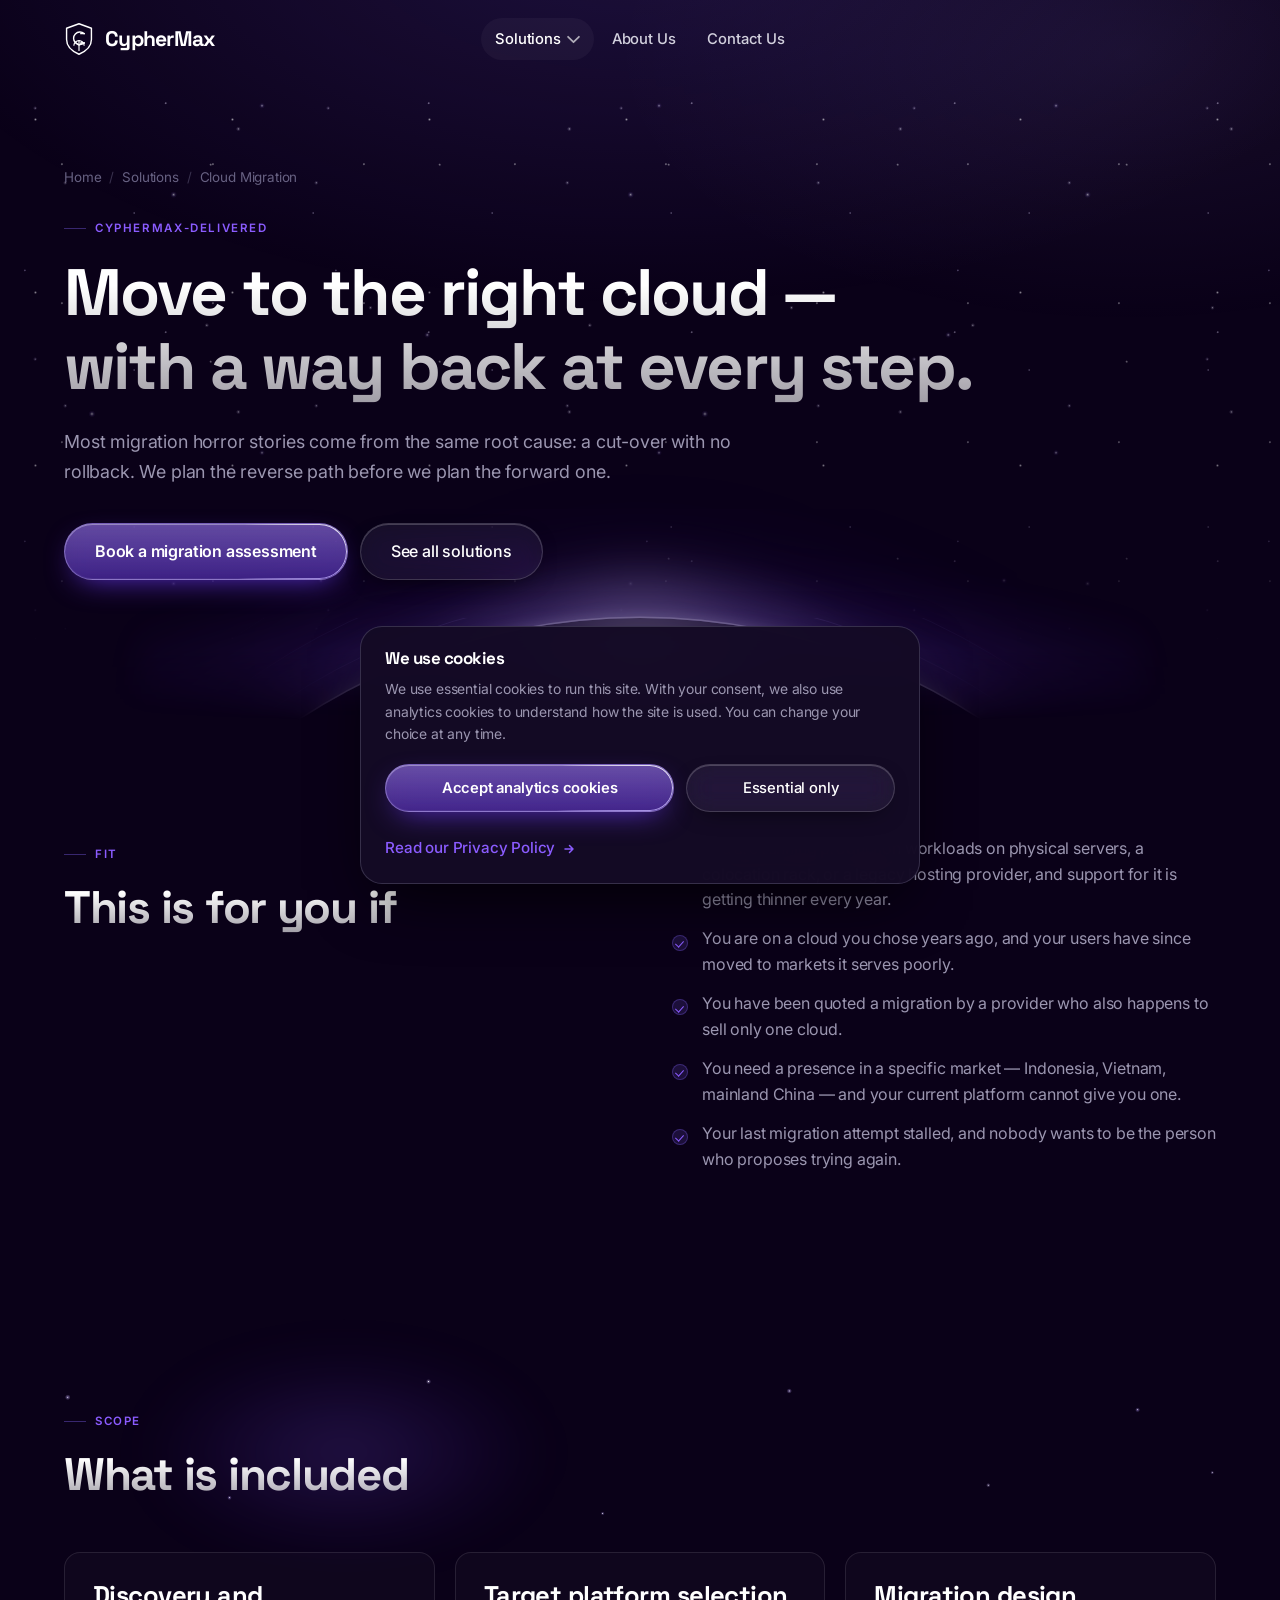
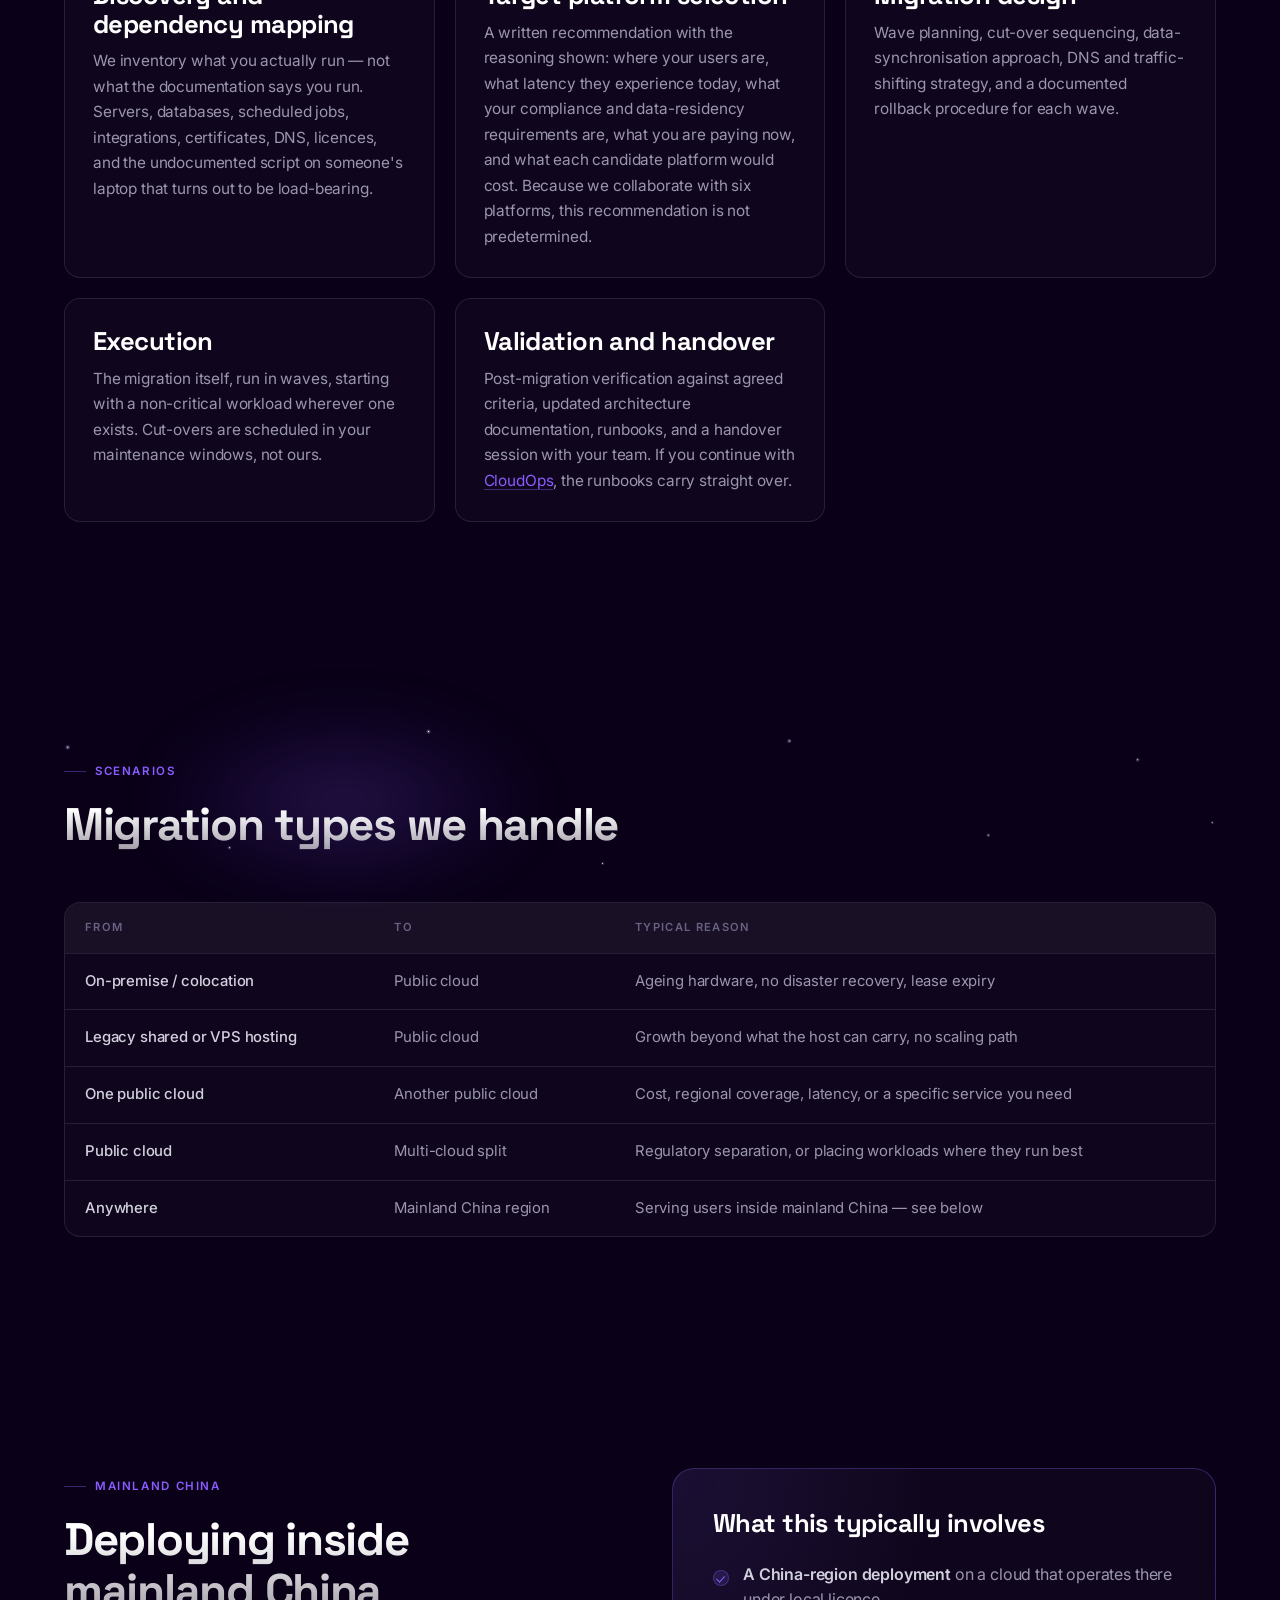
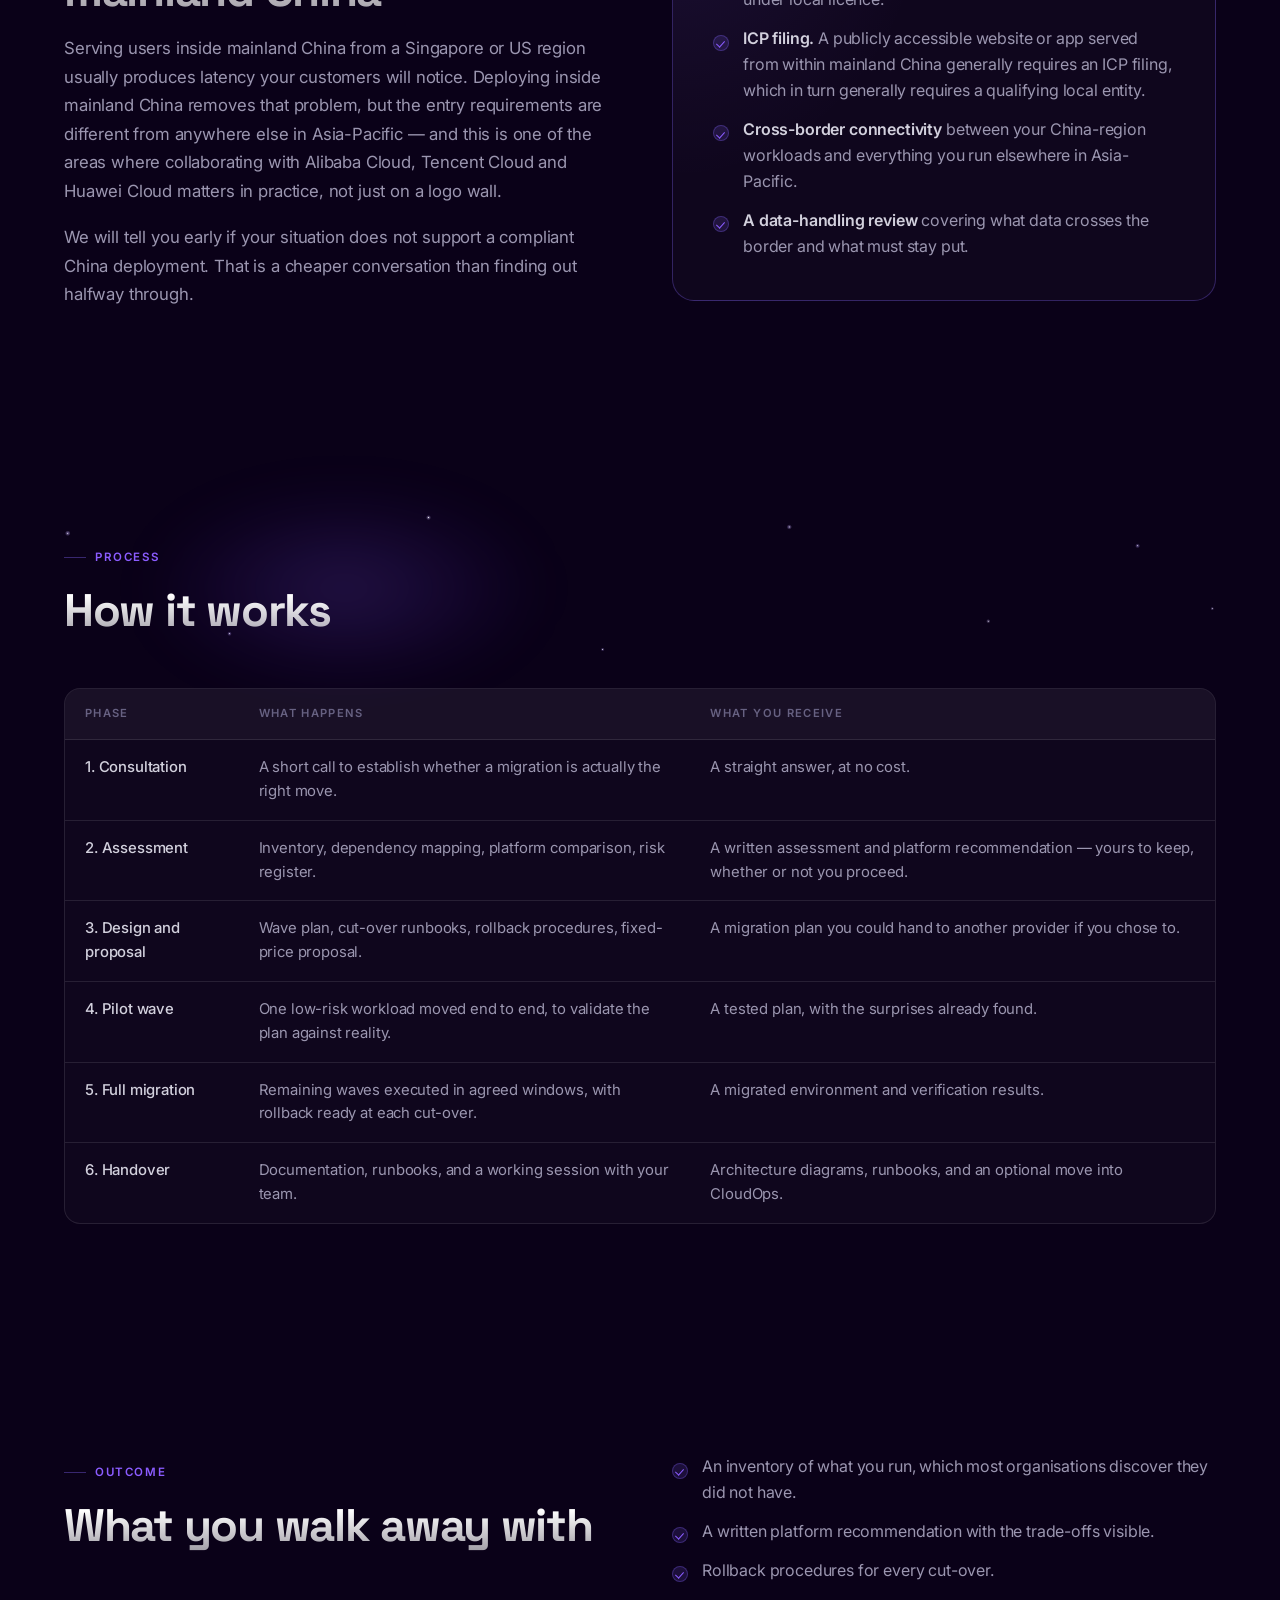
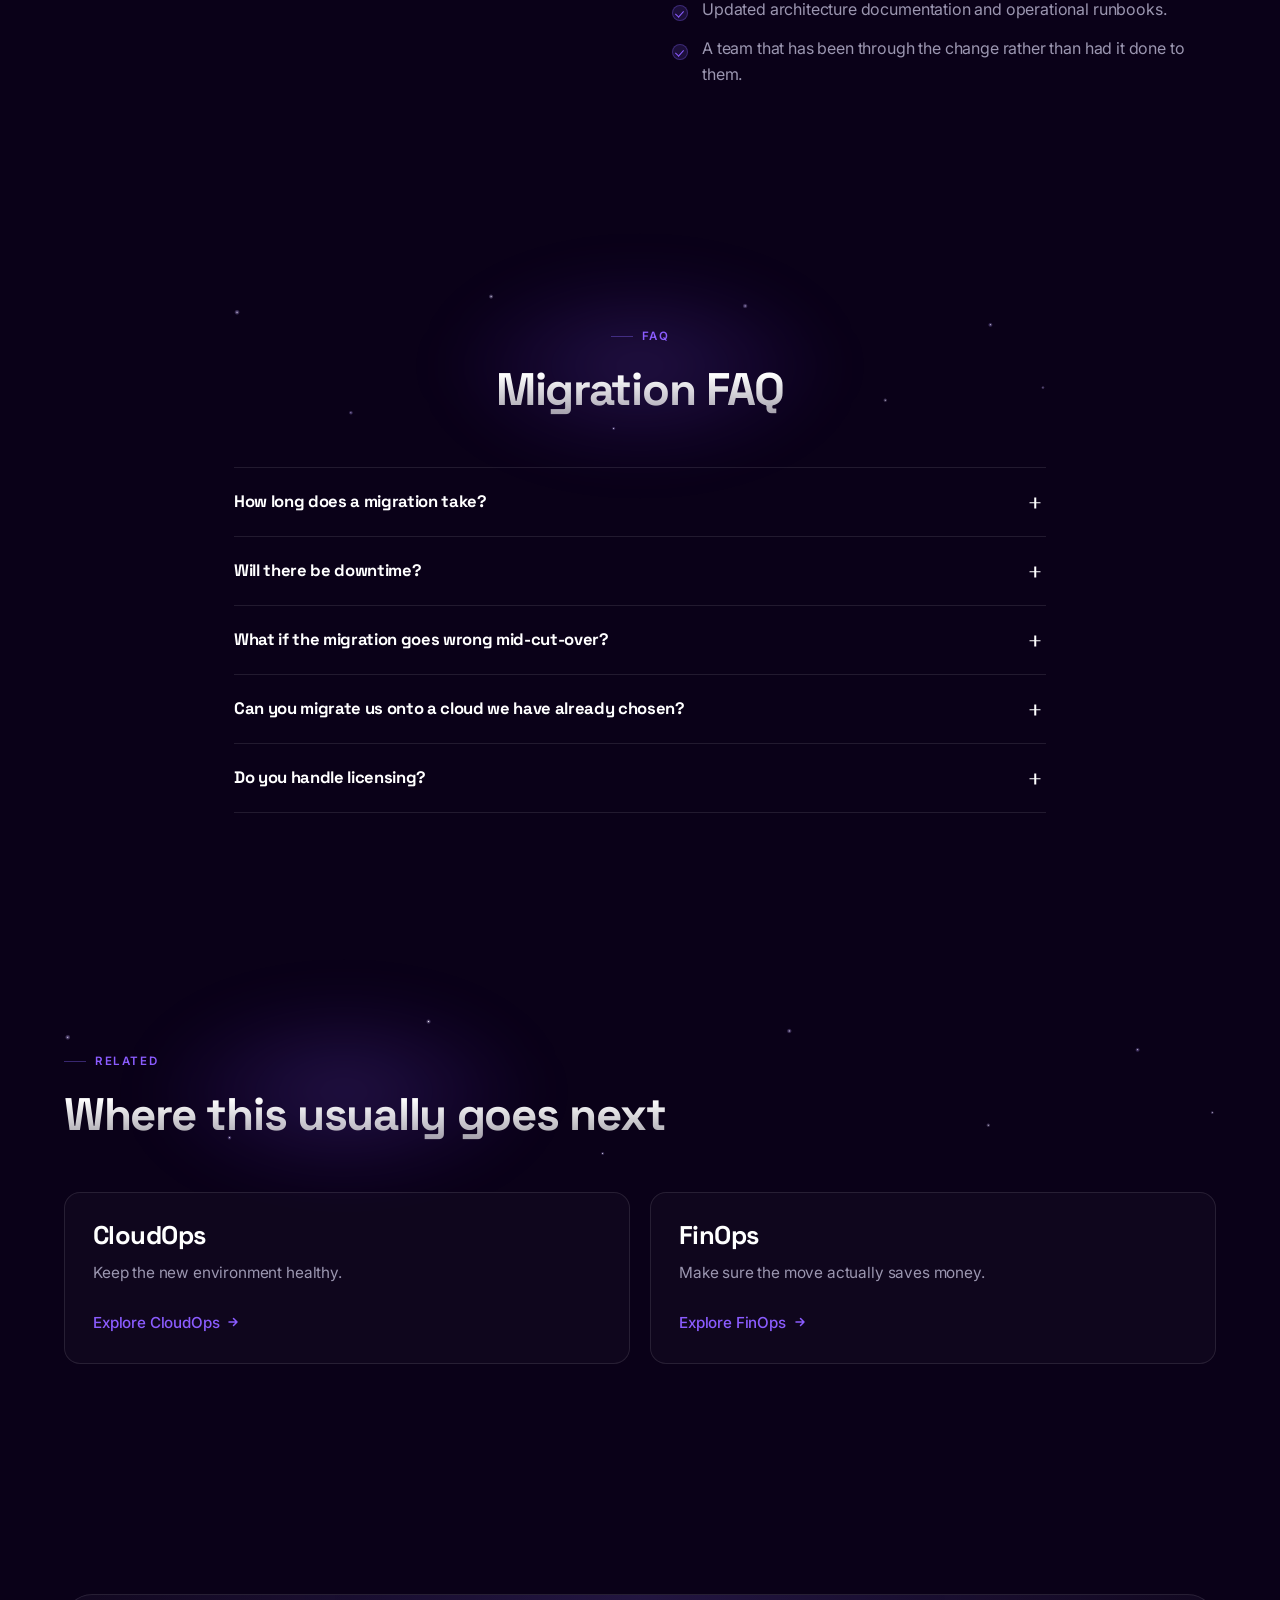
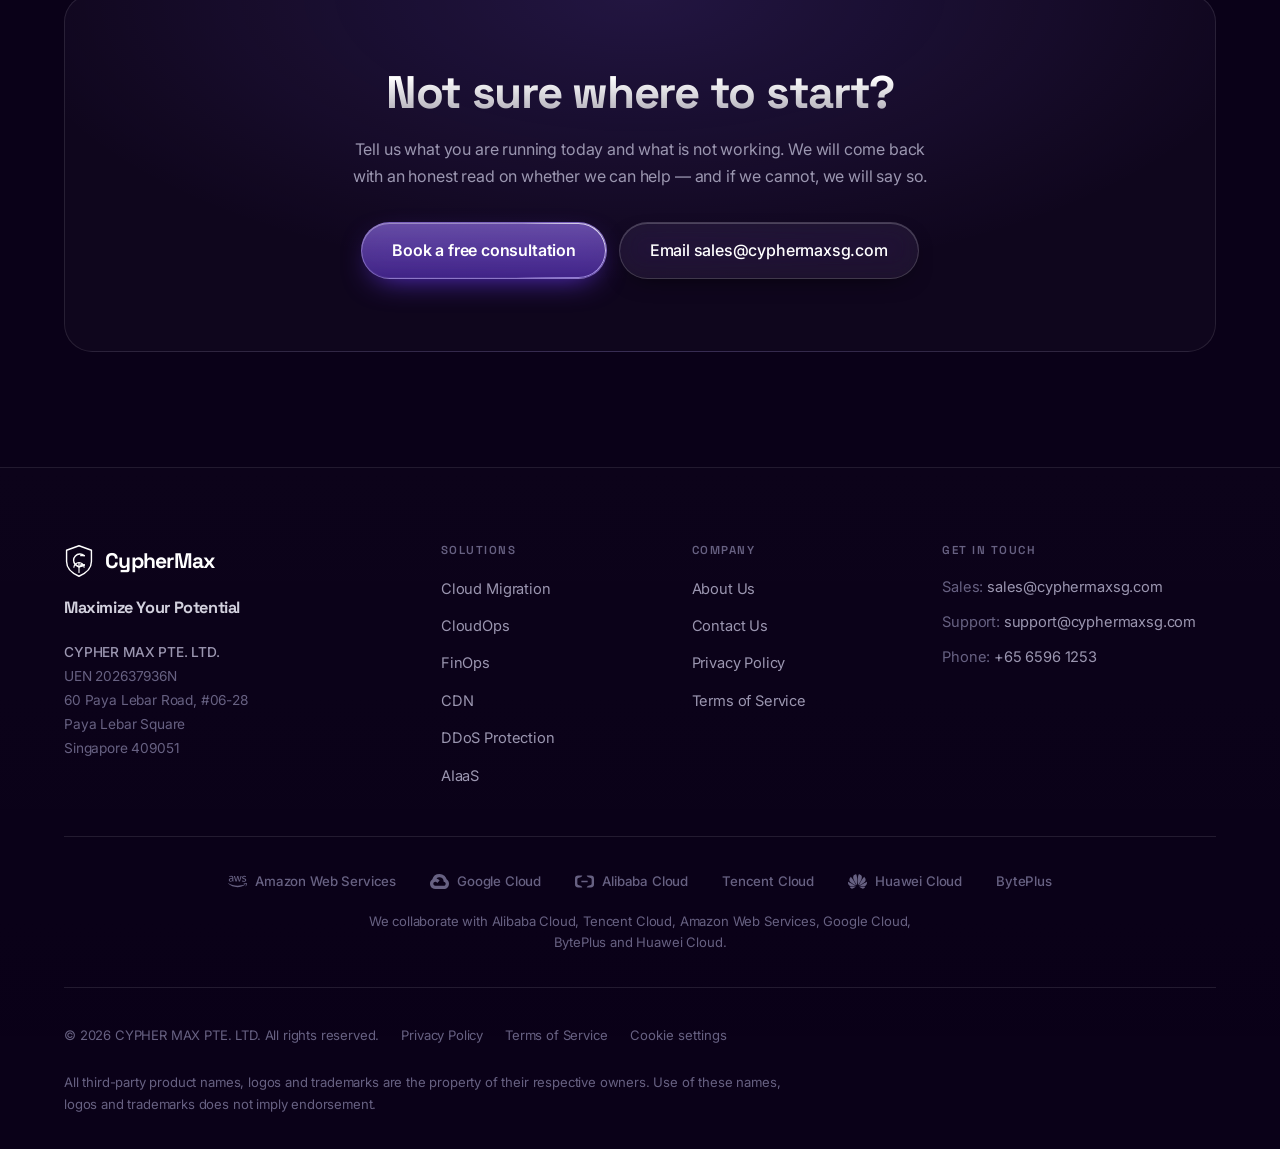
<file: solutions/cloud-migration/index.html>
<!DOCTYPE html>
<html lang="en-SG">
<head>
<meta charset="utf-8">
<meta name="viewport" content="width=device-width, initial-scale=1">
<title>Cloud Migration Services in Singapore & APAC | CypherMax</title>
<meta name="description" content="Plan and run cloud migrations with a rollback at every step — on-premise to cloud, legacy host to cloud, or cloud to cloud, across six major cloud platforms.">
<link rel="canonical" href="https://cyphermaxsg.com/solutions/cloud-migration">

<meta property="og:type" content="website">
<meta property="og:site_name" content="CypherMax">
<meta property="og:locale" content="en_SG">
<meta property="og:url" content="https://cyphermaxsg.com/solutions/cloud-migration">
<meta property="og:title" content="Move to the right cloud — with a way back at every step. | CypherMax">
<meta property="og:description" content="Plan and run cloud migrations with a rollback at every step — on-premise to cloud, legacy host to cloud, or cloud to cloud, across six major cloud platforms.">
<meta property="og:image" content="https://cyphermaxsg.com/assets/og-image.png">
<meta name="twitter:card" content="summary_large_image">
<meta name="twitter:title" content="Move to the right cloud — with a way back at every step. | CypherMax">
<meta name="twitter:description" content="Plan and run cloud migrations with a rollback at every step — on-premise to cloud, legacy host to cloud, or cloud to cloud, across six major cloud platforms.">
<meta name="twitter:image" content="https://cyphermaxsg.com/assets/og-image.png">

<link rel="icon" href="../../assets/favicon.svg" type="image/svg+xml">
<link rel="preconnect" href="https://fonts.googleapis.com">
<link rel="preconnect" href="https://fonts.gstatic.com" crossorigin>
<link rel="stylesheet" href="https://fonts.googleapis.com/css2?family=Inter:wght@400;500;600&family=Space+Grotesk:wght@700&display=swap">
<link rel="stylesheet" href="../../assets/css/style.css">
<script type="application/ld+json">
{
  "@context": "https://schema.org",
  "@type": "FAQPage",
  "mainEntity": [
    {
      "@type": "Question",
      "name": "How long does a migration take?",
      "acceptedAnswer": {
        "@type": "Answer",
        "text": "It depends almost entirely on dependencies rather than data volume. The assessment gives you a defensible timeline; before the assessment, any number would be a guess."
      }
    },
    {
      "@type": "Question",
      "name": "Will there be downtime?",
      "acceptedAnswer": {
        "@type": "Answer",
        "text": "Usually some, and we will tell you exactly where and for how long before you approve the plan. Many workloads can be moved with minimal interruption using traffic shifting and data replication; some cannot, and pretending otherwise is how migrations fail."
      }
    },
    {
      "@type": "Question",
      "name": "What if the migration goes wrong mid-cut-over?",
      "acceptedAnswer": {
        "@type": "Answer",
        "text": "Every wave has a documented rollback that we test during the pilot. Rolling back is a normal outcome, not a failure &mdash; it means the plan met reality and reality won that round."
      }
    },
    {
      "@type": "Question",
      "name": "Can you migrate us onto a cloud we have already chosen?",
      "acceptedAnswer": {
        "@type": "Answer",
        "text": "Yes. If we think the choice is wrong for your situation we will say so once, with reasoning, and then do what you decide."
      }
    },
    {
      "@type": "Question",
      "name": "Do you handle licensing?",
      "acceptedAnswer": {
        "@type": "Answer",
        "text": "We review licence portability during assessment and flag anything that will change in cost or compliance terms when it moves."
      }
    }
  ]
}
</script>
</head>
<body>
<a class="skip-link" href="#main">Skip to content</a>

<div data-component="header" data-active="solutions"></div>

<main id="main">

  <section class="hero hero--page">
    <div class="hero__sky" aria-hidden="true">
      <div class="hero__stars"></div>
      <div class="hero__horizon">
        <div class="hero__arcs"><span></span><span></span><span></span><span></span><span></span></div>
        <div class="hero__dome"></div>
        <div class="hero__aurora"></div>
      </div>
    </div>
    <div class="container hero__inner">
      <nav class="crumbs" aria-label="Breadcrumb">
        <a href="../../index.html">Home</a><span aria-hidden="true">/</span><a href="../../solutions/index.html">Solutions</a><span aria-hidden="true">/</span><span>Cloud Migration</span>
      </nav>
      <p class="eyebrow">CypherMax-delivered</p>
      <h1 class="grad-text">Move to the right cloud &mdash;<br>with a way back at every step.</h1>
      <p class="lede mt-24">Most migration horror stories come from the same root cause: a cut-over with no rollback. We plan the reverse path before we plan the forward one.</p>
      <div class="btn-row mt-32"><a class="btn btn--primary btn--lg" href="../../contact/index.html">Book a migration assessment</a><a class="btn btn--ghost btn--lg" href="../../solutions/index.html">See all solutions</a></div>
    </div>
  </section>

  <section class="section">
    <div class="container">
      <div class="split">
        <div>
          <p class="eyebrow">Fit</p>
          <h2 class="grad-text">This is for you if</h2>
        </div>
        <div data-reveal>
          <ul class="check-list">
        <li>You are running production workloads on physical servers, a colocation rack, or a legacy hosting provider, and support for it is getting thinner every year.</li>
        <li>You are on a cloud you chose years ago, and your users have since moved to markets it serves poorly.</li>
        <li>You have been quoted a migration by a provider who also happens to sell only one cloud.</li>
        <li>You need a presence in a specific market &mdash; Indonesia, Vietnam, mainland China &mdash; and your current platform cannot give you one.</li>
        <li>Your last migration attempt stalled, and nobody wants to be the person who proposes trying again.</li>
      </ul>
        </div>
      </div>
    </div>
  </section>

  <section class="section section--panel">
    <div class="container">
      <div class="section-head">
        <p class="eyebrow">Scope</p>
        <h2 class="grad-text">What is included</h2>
      </div>
      <div class="grid grid--3">
        <article class="card" data-reveal>
          <h3 class="card__title">Discovery and dependency mapping</h3>
          <p class="card__body">We inventory what you actually run &mdash; not what the documentation says you run. Servers, databases, scheduled jobs, integrations, certificates, DNS, licences, and the undocumented script on someone's laptop that turns out to be load-bearing.</p>
        </article>
        <article class="card" data-reveal>
          <h3 class="card__title">Target platform selection</h3>
          <p class="card__body">A written recommendation with the reasoning shown: where your users are, what latency they experience today, what your compliance and data-residency requirements are, what you are paying now, and what each candidate platform would cost. Because we collaborate with six platforms, this recommendation is not predetermined.</p>
        </article>
        <article class="card" data-reveal>
          <h3 class="card__title">Migration design</h3>
          <p class="card__body">Wave planning, cut-over sequencing, data-synchronisation approach, DNS and traffic-shifting strategy, and a documented rollback procedure for each wave.</p>
        </article>
        <article class="card" data-reveal>
          <h3 class="card__title">Execution</h3>
          <p class="card__body">The migration itself, run in waves, starting with a non-critical workload wherever one exists. Cut-overs are scheduled in your maintenance windows, not ours.</p>
        </article>
        <article class="card" data-reveal>
          <h3 class="card__title">Validation and handover</h3>
          <p class="card__body">Post-migration verification against agreed criteria, updated architecture documentation, runbooks, and a handover session with your team. If you continue with <a class="link-underline" href="../../solutions/cloudops/index.html">CloudOps</a>, the runbooks carry straight over.</p>
        </article>
      </div>
    </div>
  </section>

  <section class="section">
    <div class="container">
      <div class="section-head">
        <p class="eyebrow">Scenarios</p>
        <h2 class="grad-text">Migration types we handle</h2>
      </div>
      <div class="table-wrap" data-reveal>
        <table class="table">
          <thead><tr><th scope="col">From</th><th scope="col">To</th><th scope="col">Typical reason</th></tr></thead>
          <tbody>
            <tr><td>On-premise / colocation</td><td>Public cloud</td><td>Ageing hardware, no disaster recovery, lease expiry</td></tr>
            <tr><td>Legacy shared or VPS hosting</td><td>Public cloud</td><td>Growth beyond what the host can carry, no scaling path</td></tr>
            <tr><td>One public cloud</td><td>Another public cloud</td><td>Cost, regional coverage, latency, or a specific service you need</td></tr>
            <tr><td>Public cloud</td><td>Multi-cloud split</td><td>Regulatory separation, or placing workloads where they run best</td></tr>
            <tr><td>Anywhere</td><td>Mainland China region</td><td>Serving users inside mainland China &mdash; see below</td></tr>
          </tbody>
        </table>
      </div>
    </div>
  </section>

  <section class="section section--panel">
    <div class="container">
      <div class="split">
        <div>
          <p class="eyebrow">Mainland China</p>
          <h2 class="grad-text">Deploying inside mainland China</h2>
          <p class="section-intro">
            Serving users inside mainland China from a Singapore or US region usually produces latency
            your customers will notice. Deploying inside mainland China removes that problem, but the
            entry requirements are different from anywhere else in Asia-Pacific &mdash; and this is one of
            the areas where collaborating with Alibaba Cloud, Tencent Cloud and Huawei Cloud matters in
            practice, not just on a logo wall.
          </p>
          <p class="section-intro">
            We will tell you early if your situation does not support a compliant China deployment. That
            is a cheaper conversation than finding out halfway through.
          </p>
        </div>

        <!--
          TBD (register 17, "Service scope"): confirm the exact scope of
          China-related services CypherMax delivers at launch, including whether
          CypherMax assists with ICP filing directly, coordinates it through a
          partner, or advises only. State that scope precisely. Do NOT imply
          CypherMax can obtain a filing on behalf of a customer with no eligible
          local entity. Regulatory requirements in this area change; this section
          must be reviewed with qualified local advice before publication.
        -->
        <div class="panel panel--accent" data-reveal>
          <h3 class="card__title">What this typically involves</h3>
          <div class="mt-24">
            <ul class="check-list">
              <li><strong>A China-region deployment</strong> on a cloud that operates there under local licence.</li>
              <li><strong>ICP filing.</strong> A publicly accessible website or app served from within mainland China generally requires an ICP filing, which in turn generally requires a qualifying local entity.</li>
              <li><strong>Cross-border connectivity</strong> between your China-region workloads and everything you run elsewhere in Asia-Pacific.</li>
              <li><strong>A data-handling review</strong> covering what data crosses the border and what must stay put.</li>
            </ul>
          </div>
        </div>
      </div>
    </div>
  </section>

  <section class="section">
    <div class="container">
      <div class="section-head">
        <p class="eyebrow">Process</p>
        <h2 class="grad-text">How it works</h2>
      </div>
      <div class="table-wrap" data-reveal>
        <table class="table">
          <thead><tr><th scope="col">Phase</th><th scope="col">What happens</th><th scope="col">What you receive</th></tr></thead>
          <tbody>
            <tr><td>1. Consultation</td><td>A short call to establish whether a migration is actually the right move.</td><td>A straight answer, at no cost.</td></tr>
            <tr><td>2. Assessment</td><td>Inventory, dependency mapping, platform comparison, risk register.</td><td>A written assessment and platform recommendation &mdash; yours to keep, whether or not you proceed.</td></tr>
            <tr><td>3. Design and proposal</td><td>Wave plan, cut-over runbooks, rollback procedures, fixed-price proposal.</td><td>A migration plan you could hand to another provider if you chose to.</td></tr>
            <tr><td>4. Pilot wave</td><td>One low-risk workload moved end to end, to validate the plan against reality.</td><td>A tested plan, with the surprises already found.</td></tr>
            <tr><td>5. Full migration</td><td>Remaining waves executed in agreed windows, with rollback ready at each cut-over.</td><td>A migrated environment and verification results.</td></tr>
            <tr><td>6. Handover</td><td>Documentation, runbooks, and a working session with your team.</td><td>Architecture diagrams, runbooks, and an optional move into CloudOps.</td></tr>
          </tbody>
        </table>
      </div>
    </div>
  </section>

  <section class="section section--panel">
    <div class="container">
      <div class="split">
        <div>
          <p class="eyebrow">Outcome</p>
          <h2 class="grad-text">What you walk away with</h2>
        </div>
        <div data-reveal>
          <ul class="check-list">
        <li>An inventory of what you run, which most organisations discover they did not have.</li>
        <li>A written platform recommendation with the trade-offs visible.</li>
        <li>Rollback procedures for every cut-over.</li>
        <li>Updated architecture documentation and operational runbooks.</li>
        <li>A team that has been through the change rather than had it done to them.</li>
      </ul>
        </div>
      </div>
    </div>
  </section>

  <section class="section">
    <div class="container container--narrow">
      <div class="section-head section-head--center">
        <p class="eyebrow eyebrow--center">FAQ</p>
        <h2 class="grad-text">Migration FAQ</h2>
      </div>

      <div class="faq">
        <div class="faq__item">
          <button class="faq__q" type="button" aria-expanded="false" aria-controls="faq-mig-1">
            How long does a migration take?
            <span class="faq__icon" aria-hidden="true"></span>
          </button>
          <div class="faq__a" id="faq-mig-1" data-open="false"><div>
            <p>It depends almost entirely on dependencies rather than data volume. The assessment gives you a defensible timeline; before the assessment, any number would be a guess.</p>
          </div></div>
        </div>

        <div class="faq__item">
          <button class="faq__q" type="button" aria-expanded="false" aria-controls="faq-mig-2">
            Will there be downtime?
            <span class="faq__icon" aria-hidden="true"></span>
          </button>
          <div class="faq__a" id="faq-mig-2" data-open="false"><div>
            <p>Usually some, and we will tell you exactly where and for how long before you approve the plan. Many workloads can be moved with minimal interruption using traffic shifting and data replication; some cannot, and pretending otherwise is how migrations fail.</p>
          </div></div>
        </div>

        <div class="faq__item">
          <button class="faq__q" type="button" aria-expanded="false" aria-controls="faq-mig-3">
            What if the migration goes wrong mid-cut-over?
            <span class="faq__icon" aria-hidden="true"></span>
          </button>
          <div class="faq__a" id="faq-mig-3" data-open="false"><div>
            <p>Every wave has a documented rollback that we test during the pilot. Rolling back is a normal outcome, not a failure &mdash; it means the plan met reality and reality won that round.</p>
          </div></div>
        </div>

        <div class="faq__item">
          <button class="faq__q" type="button" aria-expanded="false" aria-controls="faq-mig-4">
            Can you migrate us onto a cloud we have already chosen?
            <span class="faq__icon" aria-hidden="true"></span>
          </button>
          <div class="faq__a" id="faq-mig-4" data-open="false"><div>
            <p>Yes. If we think the choice is wrong for your situation we will say so once, with reasoning, and then do what you decide.</p>
          </div></div>
        </div>

        <div class="faq__item">
          <button class="faq__q" type="button" aria-expanded="false" aria-controls="faq-mig-5">
            Do you handle licensing?
            <span class="faq__icon" aria-hidden="true"></span>
          </button>
          <div class="faq__a" id="faq-mig-5" data-open="false"><div>
            <p>We review licence portability during assessment and flag anything that will change in cost or compliance terms when it moves.</p>
          </div></div>
        </div>
      </div>
    </div>
  </section>

  <section class="section section--panel">
    <div class="container">
      <div class="section-head">
        <p class="eyebrow">Related</p>
        <h2 class="grad-text">Where this usually goes next</h2>
      </div>
      <div class="grid grid--2">
        <a class="card card--hover" href="../../solutions/cloudops/index.html" data-reveal>
          <h3 class="card__title">CloudOps</h3>
          <p class="card__body">Keep the new environment healthy.</p>
          <span class="link-arrow mt-24" style="display:inline-flex">Explore CloudOps <svg width="14" height="14" viewBox="0 0 14 14" fill="none" aria-hidden="true"><path d="M3 7h8M7.5 3.5 11 7l-3.5 3.5" stroke="currentColor" stroke-width="1.5" stroke-linecap="round" stroke-linejoin="round"/></svg></span>
        </a>
        <a class="card card--hover" href="../../solutions/finops/index.html" data-reveal>
          <h3 class="card__title">FinOps</h3>
          <p class="card__body">Make sure the move actually saves money.</p>
          <span class="link-arrow mt-24" style="display:inline-flex">Explore FinOps <svg width="14" height="14" viewBox="0 0 14 14" fill="none" aria-hidden="true"><path d="M3 7h8M7.5 3.5 11 7l-3.5 3.5" stroke="currentColor" stroke-width="1.5" stroke-linecap="round" stroke-linejoin="round"/></svg></span>
        </a>
      </div>
    </div>
  </section>

  <div data-component="cta-band"></div>

</main>

<div data-component="footer"></div>

<script src="../../assets/js/params.js"></script>
<script src="../../assets/js/marks.js"></script>
<script src="../../assets/js/site.js"></script>
</body>
</html>
</file>
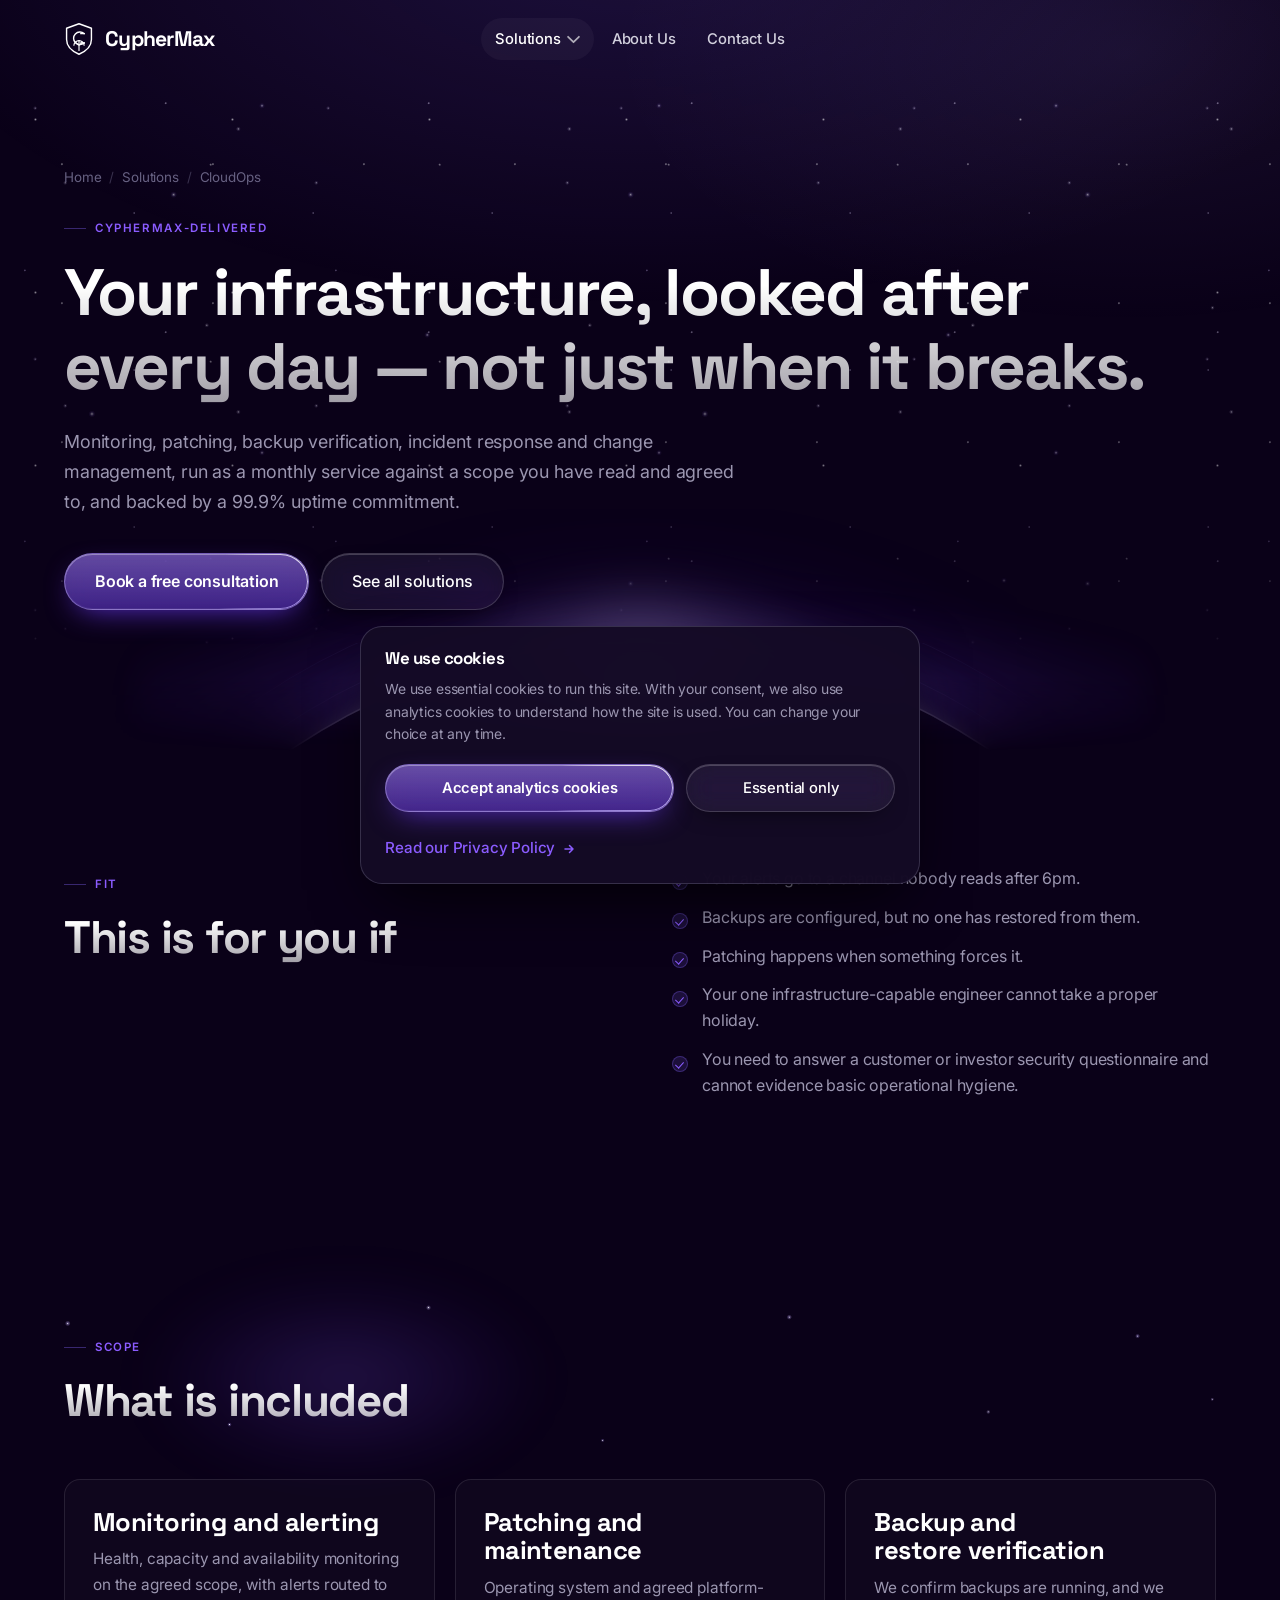
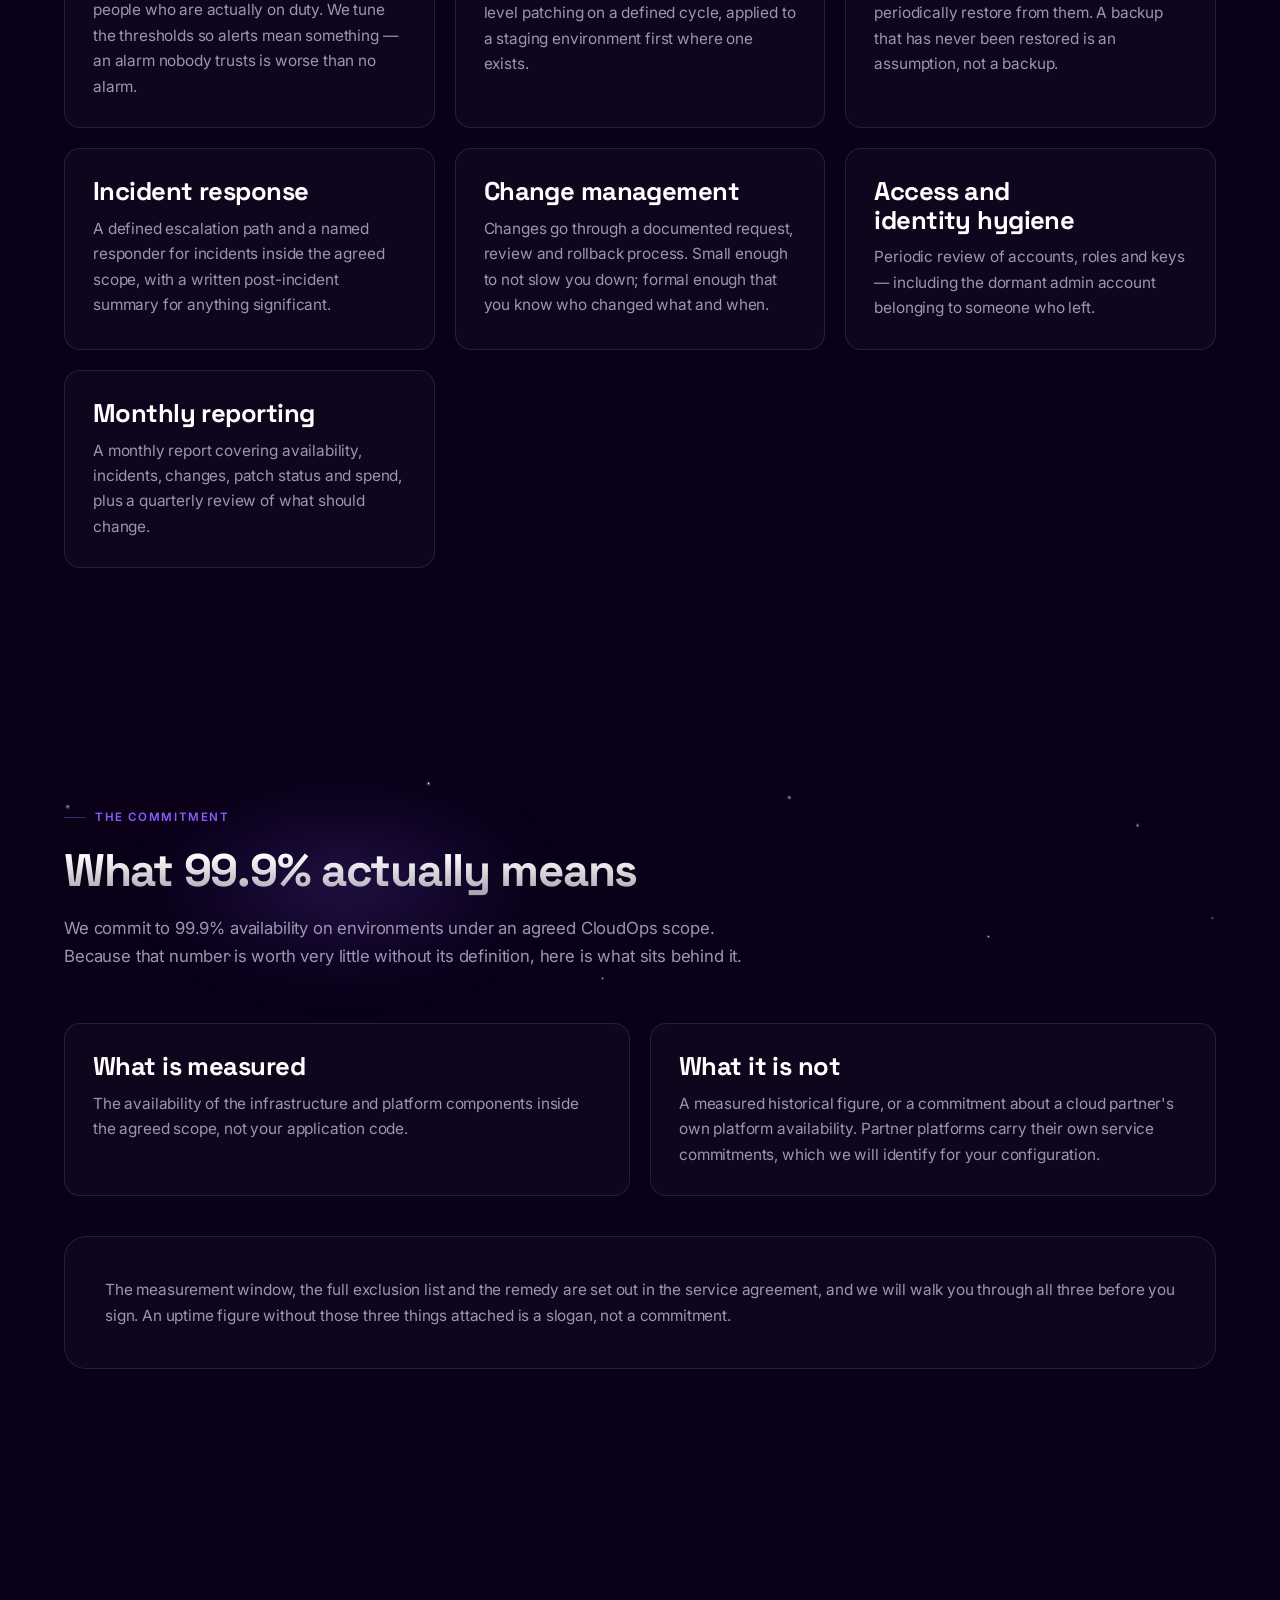
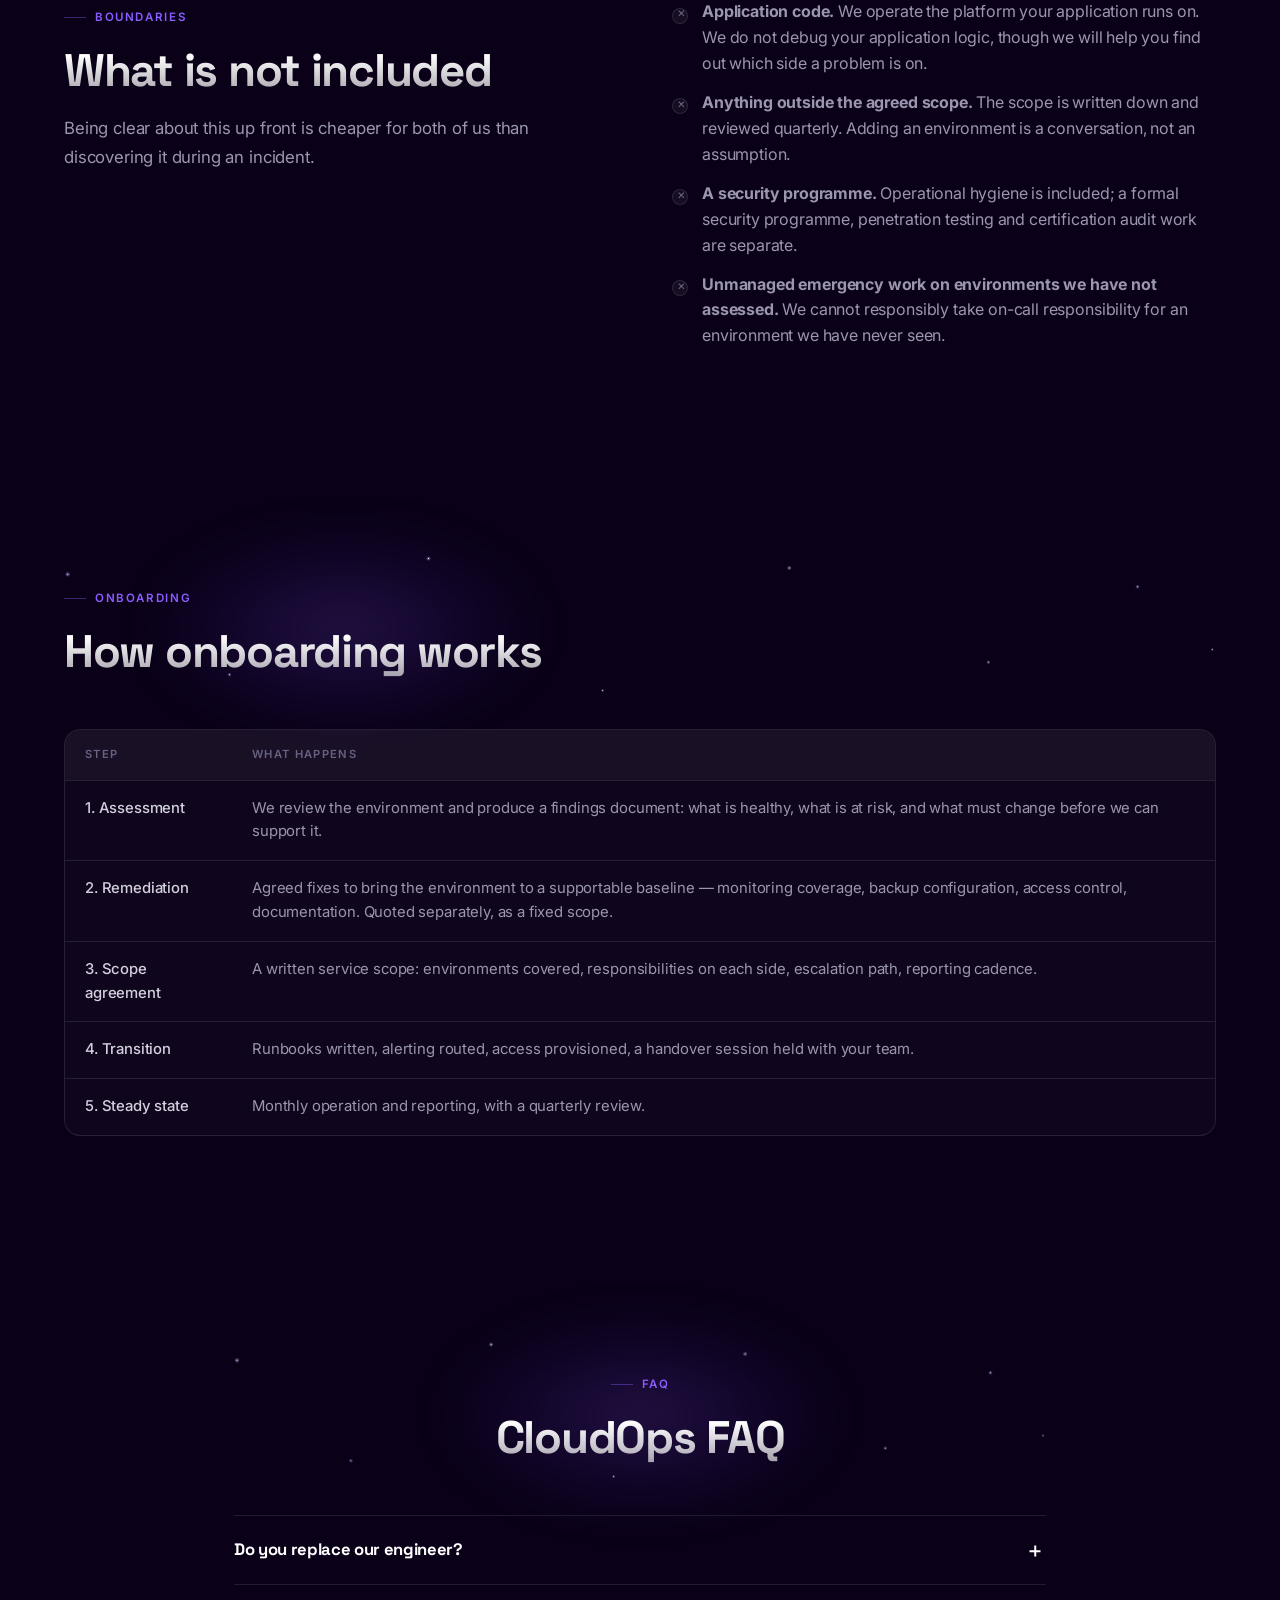
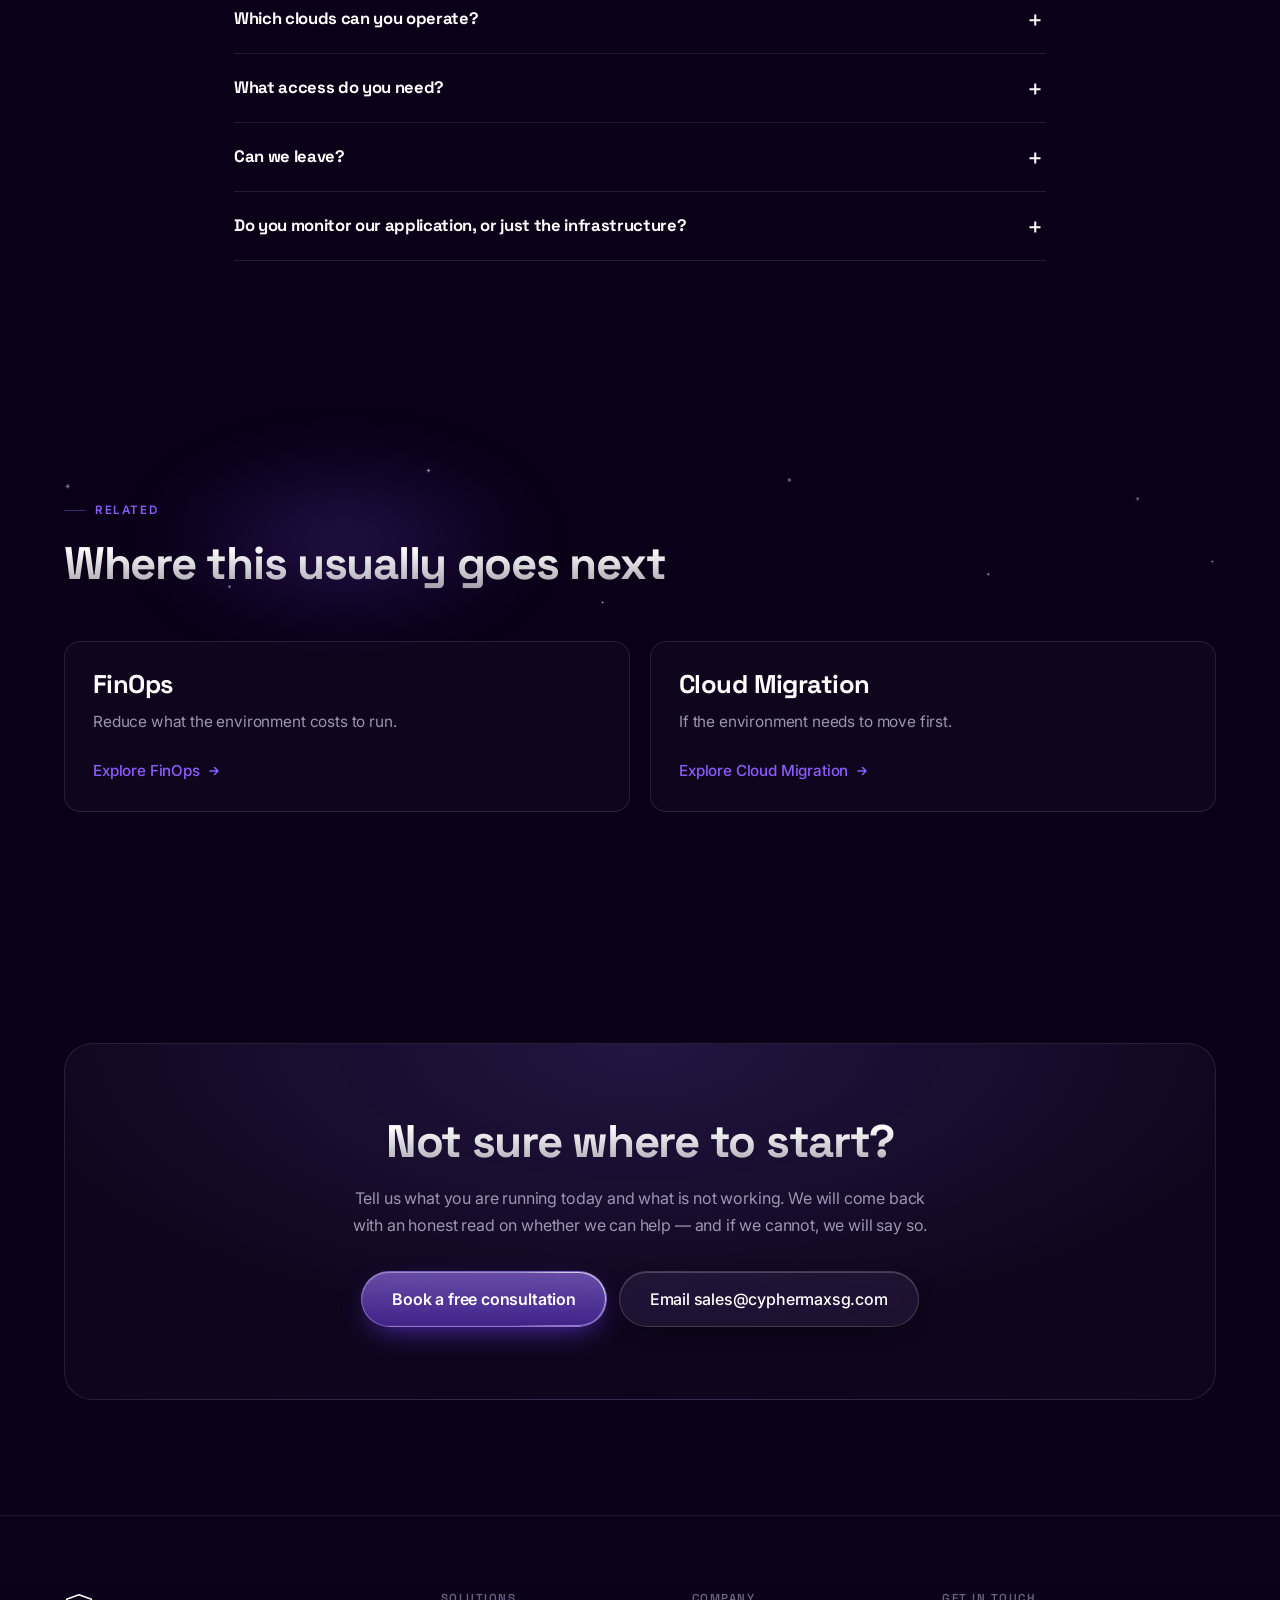
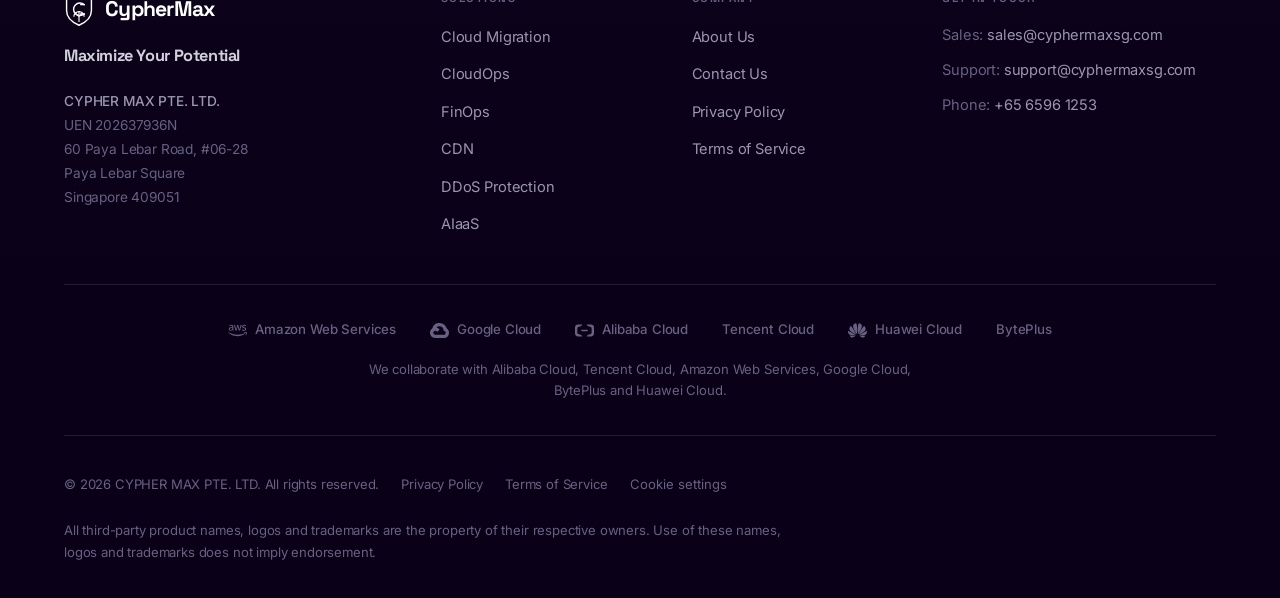
<file: solutions/cloudops/index.html>
<!DOCTYPE html>
<html lang="en-SG">
<head>
<meta charset="utf-8">
<meta name="viewport" content="width=device-width, initial-scale=1">
<title>Managed Cloud Operations (CloudOps) | CypherMax Singapore</title>
<meta name="description" content="Monitoring, patching, backups, incident response and change management for your cloud environment, run as a monthly service from Singapore.">
<link rel="canonical" href="https://cyphermaxsg.com/solutions/cloudops">

<meta property="og:type" content="website">
<meta property="og:site_name" content="CypherMax">
<meta property="og:locale" content="en_SG">
<meta property="og:url" content="https://cyphermaxsg.com/solutions/cloudops">
<meta property="og:title" content="Your infrastructure, looked after every day | CypherMax">
<meta property="og:description" content="Monitoring, patching, backups, incident response and change management for your cloud environment, run as a monthly service from Singapore.">
<meta property="og:image" content="https://cyphermaxsg.com/assets/og-image.png">
<meta name="twitter:card" content="summary_large_image">
<meta name="twitter:title" content="Your infrastructure, looked after every day | CypherMax">
<meta name="twitter:description" content="Monitoring, patching, backups, incident response and change management for your cloud environment, run as a monthly service from Singapore.">
<meta name="twitter:image" content="https://cyphermaxsg.com/assets/og-image.png">

<link rel="icon" href="../../assets/favicon.svg" type="image/svg+xml">
<link rel="preconnect" href="https://fonts.googleapis.com">
<link rel="preconnect" href="https://fonts.gstatic.com" crossorigin>
<link rel="stylesheet" href="https://fonts.googleapis.com/css2?family=Inter:wght@400;500;600&family=Space+Grotesk:wght@700&display=swap">
<link rel="stylesheet" href="../../assets/css/style.css">
<script type="application/ld+json">
{
  "@context": "https://schema.org",
  "@type": "FAQPage",
  "mainEntity": [
    {
      "@type": "Question",
      "name": "Do you replace our engineer?",
      "acceptedAnswer": {
        "@type": "Answer",
        "text": "Usually not. More often we become their second pair of hands and their escalation path, so they can work on the things only they can do &mdash; and take annual leave."
      }
    },
    {
      "@type": "Question",
      "name": "Which clouds can you operate?",
      "acceptedAnswer": {
        "@type": "Answer",
        "text": "Amazon Web Services, Google Cloud, Alibaba Cloud, Tencent Cloud, Huawei Cloud and BytePlus. If you run across more than one, that is normal and we will operate them together."
      }
    },
    {
      "@type": "Question",
      "name": "What access do you need?",
      "acceptedAnswer": {
        "@type": "Answer",
        "text": "The least access that lets us do the agreed job, provisioned through named roles rather than shared credentials, and revocable by you at any time. We document exactly what we hold and why."
      }
    },
    {
      "@type": "Question",
      "name": "Can we leave?",
      "acceptedAnswer": {
        "@type": "Answer",
        "text": "Yes. The notice period is set out in the service agreement. You keep your runbooks and documentation. An exit that leaves you unable to operate your own environment is not a service, it is a hostage situation."
      }
    },
    {
      "@type": "Question",
      "name": "Do you monitor our application, or just the infrastructure?",
      "acceptedAnswer": {
        "@type": "Answer",
        "text": "Infrastructure and platform by default. Application-level monitoring can be added if you have the instrumentation, or built as a separate project if you do not."
      }
    }
  ]
}
</script>
</head>
<body>
<a class="skip-link" href="#main">Skip to content</a>

<div data-component="header" data-active="solutions"></div>

<main id="main">

  <section class="hero hero--page">
    <div class="hero__sky" aria-hidden="true">
      <div class="hero__stars"></div>
      <div class="hero__horizon">
        <div class="hero__arcs"><span></span><span></span><span></span><span></span><span></span></div>
        <div class="hero__dome"></div>
        <div class="hero__aurora"></div>
      </div>
    </div>
    <div class="container hero__inner">
      <nav class="crumbs" aria-label="Breadcrumb">
        <a href="../../index.html">Home</a><span aria-hidden="true">/</span><a href="../../solutions/index.html">Solutions</a><span aria-hidden="true">/</span><span>CloudOps</span>
      </nav>
      <p class="eyebrow">CypherMax-delivered</p>
      <h1 class="grad-text">Your infrastructure, looked after every day &mdash; not just when it breaks.</h1>
      <p class="lede mt-24">Monitoring, patching, backup verification, incident response and change management, run as a monthly service against a scope you have read and agreed to<span data-param-if="metrics.uptimeSla">, and backed by a <span data-param="metrics.uptimeSla"></span> uptime commitment</span>.</p>
      <div class="btn-row mt-32"><a class="btn btn--primary btn--lg" href="../../contact/index.html">Book a free consultation</a><a class="btn btn--ghost btn--lg" href="../../solutions/index.html">See all solutions</a></div>
    </div>
  </section>

  <section class="section">
    <div class="container">
      <div class="split">
        <div>
          <p class="eyebrow">Fit</p>
          <h2 class="grad-text">This is for you if</h2>
        </div>
        <div data-reveal>
          <ul class="check-list">
        <li>Your alerts go to a channel nobody reads after 6pm.</li>
        <li>Backups are configured, but no one has restored from them.</li>
        <li>Patching happens when something forces it.</li>
        <li>Your one infrastructure-capable engineer cannot take a proper holiday.</li>
        <li>You need to answer a customer or investor security questionnaire and cannot evidence basic operational hygiene.</li>
      </ul>
        </div>
      </div>
    </div>
  </section>

  <section class="section section--panel">
    <div class="container">
      <div class="section-head">
        <p class="eyebrow">Scope</p>
        <h2 class="grad-text">What is included</h2>
      </div>
      <!--
        TBD (register 17, "Service scope"): confirm coverage hours, response
        targets by severity and the on-call model for incident response. Once
        confirmed, add them as parameters in params.js rather than typing them
        into this page.
      -->
      <div class="grid grid--3">
        <article class="card" data-reveal>
          <h3 class="card__title">Monitoring and alerting</h3>
          <p class="card__body">Health, capacity and availability monitoring on the agreed scope, with alerts routed to people who are actually on duty. We tune the thresholds so alerts mean something &mdash; an alarm nobody trusts is worse than no alarm.</p>
        </article>
        <article class="card" data-reveal>
          <h3 class="card__title">Patching and maintenance</h3>
          <p class="card__body">Operating system and agreed platform-level patching on a defined cycle, applied to a staging environment first where one exists.</p>
        </article>
        <article class="card" data-reveal>
          <h3 class="card__title">Backup and restore verification</h3>
          <p class="card__body">We confirm backups are running, and we periodically restore from them. A backup that has never been restored is an assumption, not a backup.</p>
        </article>
        <article class="card" data-reveal>
          <h3 class="card__title">Incident response</h3>
          <p class="card__body">A defined escalation path and a named responder for incidents inside the agreed scope, with a written post-incident summary for anything significant.</p>
        </article>
        <article class="card" data-reveal>
          <h3 class="card__title">Change management</h3>
          <p class="card__body">Changes go through a documented request, review and rollback process. Small enough to not slow you down; formal enough that you know who changed what and when.</p>
        </article>
        <article class="card" data-reveal>
          <h3 class="card__title">Access and identity hygiene</h3>
          <p class="card__body">Periodic review of accounts, roles and keys &mdash; including the dormant admin account belonging to someone who left.</p>
        </article>
        <article class="card" data-reveal>
          <h3 class="card__title">Monthly reporting</h3>
          <p class="card__body">A monthly report covering availability, incidents, changes, patch status and spend, plus a quarterly review of what should change.</p>
        </article>
      </div>
    </div>
  </section>

  <section class="section section--panel" data-param-if="metrics.uptimeSla">
    <div class="container">
      <div class="section-head">
        <p class="eyebrow">The commitment</p>
        <h2 class="grad-text">What <span data-param="metrics.uptimeSla"></span> actually means</h2>
        <p class="section-intro">
          We commit to <span data-param="metrics.uptimeSla"></span> availability on environments under an
          agreed CloudOps scope. Because that number is worth very little without its definition, here is
          what sits behind it.
        </p>
      </div>

      <!--
        SIGN-OFF GATE (register B4). Two conditions before this figure goes live:
          1. the same number and definition appear in the standard service agreement, and
          2. it is supported by the underlying partner SLAs for every component in
             a standard managed scope.
        A commitment that exceeds what the platform beneath it promises is one you
        cannot keep. If either condition is unmet, set metrics.uptimeSla to "" —
        the hero clause and this whole section then disappear cleanly.

        Still to be filled in below: the measurement window (calendar month,
        rolling 30 days or quarter), the exclusion list, and the remedy.
      -->
      <div class="grid grid--2">
        <article class="card" data-reveal>
          <h3 class="card__title">What is measured</h3>
          <p class="card__body">
            The availability of the infrastructure and platform components inside the agreed scope, not
            your application code.
          </p>
        </article>
        <article class="card" data-reveal>
          <h3 class="card__title">What it is not</h3>
          <p class="card__body">
            A measured historical figure, or a commitment about a cloud partner's own platform
            availability. Partner platforms carry their own service commitments, which we will identify
            for your configuration.
          </p>
        </article>
      </div>

      <div class="panel mt-40" data-reveal>
        <p class="card__body">
          The measurement window, the full exclusion list and the remedy are set out in the service
          agreement, and we will walk you through all three before you sign. An uptime figure without
          those three things attached is a slogan, not a commitment.
        </p>
      </div>
    </div>
  </section>

  <section class="section">
    <div class="container">
      <div class="split">
        <div>
          <p class="eyebrow">Boundaries</p>
          <h2 class="grad-text">What is not included</h2>
          <p class="section-intro">
            Being clear about this up front is cheaper for both of us than discovering it during an
            incident.
          </p>
        </div>
        <!--
          TBD (register 17): confirm whether CypherMax offers security services
          beyond operational hygiene. Penetration testing and managed SOC
          monitoring are licensable activities in Singapore (see spec 1.9 note 3).
          If these are not offered, say so plainly and consider naming referral
          partners.
        -->
        <div data-reveal>
          <ul class="cross-list">
            <li><strong>Application code.</strong> We operate the platform your application runs on. We do not debug your application logic, though we will help you find out which side a problem is on.</li>
            <li><strong>Anything outside the agreed scope.</strong> The scope is written down and reviewed quarterly. Adding an environment is a conversation, not an assumption.</li>
            <li><strong>A security programme.</strong> Operational hygiene is included; a formal security programme, penetration testing and certification audit work are separate.</li>
            <li><strong>Unmanaged emergency work on environments we have not assessed.</strong> We cannot responsibly take on-call responsibility for an environment we have never seen.</li>
          </ul>
        </div>
      </div>
    </div>
  </section>

  <section class="section section--panel">
    <div class="container">
      <div class="section-head">
        <p class="eyebrow">Onboarding</p>
        <h2 class="grad-text">How onboarding works</h2>
      </div>
      <div class="table-wrap" data-reveal>
        <table class="table">
          <thead><tr><th scope="col">Step</th><th scope="col">What happens</th></tr></thead>
          <tbody>
            <tr><td>1. Assessment</td><td>We review the environment and produce a findings document: what is healthy, what is at risk, and what must change before we can support it.</td></tr>
            <tr><td>2. Remediation</td><td>Agreed fixes to bring the environment to a supportable baseline &mdash; monitoring coverage, backup configuration, access control, documentation. Quoted separately, as a fixed scope.</td></tr>
            <tr><td>3. Scope agreement</td><td>A written service scope: environments covered, responsibilities on each side, escalation path, reporting cadence.</td></tr>
            <tr><td>4. Transition</td><td>Runbooks written, alerting routed, access provisioned, a handover session held with your team.</td></tr>
            <tr><td>5. Steady state</td><td>Monthly operation and reporting, with a quarterly review.</td></tr>
          </tbody>
        </table>
      </div>
    </div>
  </section>

  <section class="section">
    <div class="container container--narrow">
      <div class="section-head section-head--center">
        <p class="eyebrow eyebrow--center">FAQ</p>
        <h2 class="grad-text">CloudOps FAQ</h2>
      </div>

      <div class="faq">
        <div class="faq__item">
          <button class="faq__q" type="button" aria-expanded="false" aria-controls="faq-ops-1">
            Do you replace our engineer?
            <span class="faq__icon" aria-hidden="true"></span>
          </button>
          <div class="faq__a" id="faq-ops-1" data-open="false"><div>
            <p>Usually not. More often we become their second pair of hands and their escalation path, so they can work on the things only they can do &mdash; and take annual leave.</p>
          </div></div>
        </div>

        <div class="faq__item">
          <button class="faq__q" type="button" aria-expanded="false" aria-controls="faq-ops-2">
            Which clouds can you operate?
            <span class="faq__icon" aria-hidden="true"></span>
          </button>
          <div class="faq__a" id="faq-ops-2" data-open="false"><div>
            <p>Amazon Web Services, Google Cloud, Alibaba Cloud, Tencent Cloud, Huawei Cloud and BytePlus. If you run across more than one, that is normal and we will operate them together.</p>
          </div></div>
        </div>

        <div class="faq__item">
          <button class="faq__q" type="button" aria-expanded="false" aria-controls="faq-ops-3">
            What access do you need?
            <span class="faq__icon" aria-hidden="true"></span>
          </button>
          <div class="faq__a" id="faq-ops-3" data-open="false"><div>
            <p>The least access that lets us do the agreed job, provisioned through named roles rather than shared credentials, and revocable by you at any time. We document exactly what we hold and why.</p>
          </div></div>
        </div>

        <div class="faq__item">
          <button class="faq__q" type="button" aria-expanded="false" aria-controls="faq-ops-4">
            Can we leave?
            <span class="faq__icon" aria-hidden="true"></span>
          </button>
          <div class="faq__a" id="faq-ops-4" data-open="false"><div>
            <p><span data-param-if="commitments.exitNoticePeriod">Yes, with <span data-param="commitments.exitNoticePeriod"></span> notice.</span><span data-param-else="commitments.exitNoticePeriod">Yes. The notice period is set out in the service agreement.</span> You keep your runbooks and documentation. An exit that leaves you unable to operate your own environment is not a service, it is a hostage situation.</p>
          </div></div>
        </div>

        <div class="faq__item">
          <button class="faq__q" type="button" aria-expanded="false" aria-controls="faq-ops-5">
            Do you monitor our application, or just the infrastructure?
            <span class="faq__icon" aria-hidden="true"></span>
          </button>
          <div class="faq__a" id="faq-ops-5" data-open="false"><div>
            <p>Infrastructure and platform by default. Application-level monitoring can be added if you have the instrumentation, or built as a separate project if you do not.</p>
          </div></div>
        </div>
      </div>
    </div>
  </section>

  <section class="section section--panel">
    <div class="container">
      <div class="section-head">
        <p class="eyebrow">Related</p>
        <h2 class="grad-text">Where this usually goes next</h2>
      </div>
      <div class="grid grid--2">
        <a class="card card--hover" href="../../solutions/finops/index.html" data-reveal>
          <h3 class="card__title">FinOps</h3>
          <p class="card__body">Reduce what the environment costs to run.</p>
          <span class="link-arrow mt-24" style="display:inline-flex">Explore FinOps <svg width="14" height="14" viewBox="0 0 14 14" fill="none" aria-hidden="true"><path d="M3 7h8M7.5 3.5 11 7l-3.5 3.5" stroke="currentColor" stroke-width="1.5" stroke-linecap="round" stroke-linejoin="round"/></svg></span>
        </a>
        <a class="card card--hover" href="../../solutions/cloud-migration/index.html" data-reveal>
          <h3 class="card__title">Cloud Migration</h3>
          <p class="card__body">If the environment needs to move first.</p>
          <span class="link-arrow mt-24" style="display:inline-flex">Explore Cloud Migration <svg width="14" height="14" viewBox="0 0 14 14" fill="none" aria-hidden="true"><path d="M3 7h8M7.5 3.5 11 7l-3.5 3.5" stroke="currentColor" stroke-width="1.5" stroke-linecap="round" stroke-linejoin="round"/></svg></span>
        </a>
      </div>
    </div>
  </section>

  <div data-component="cta-band"></div>

</main>

<div data-component="footer"></div>

<script src="../../assets/js/params.js"></script>
<script src="../../assets/js/marks.js"></script>
<script src="../../assets/js/site.js"></script>
</body>
</html>
</file>
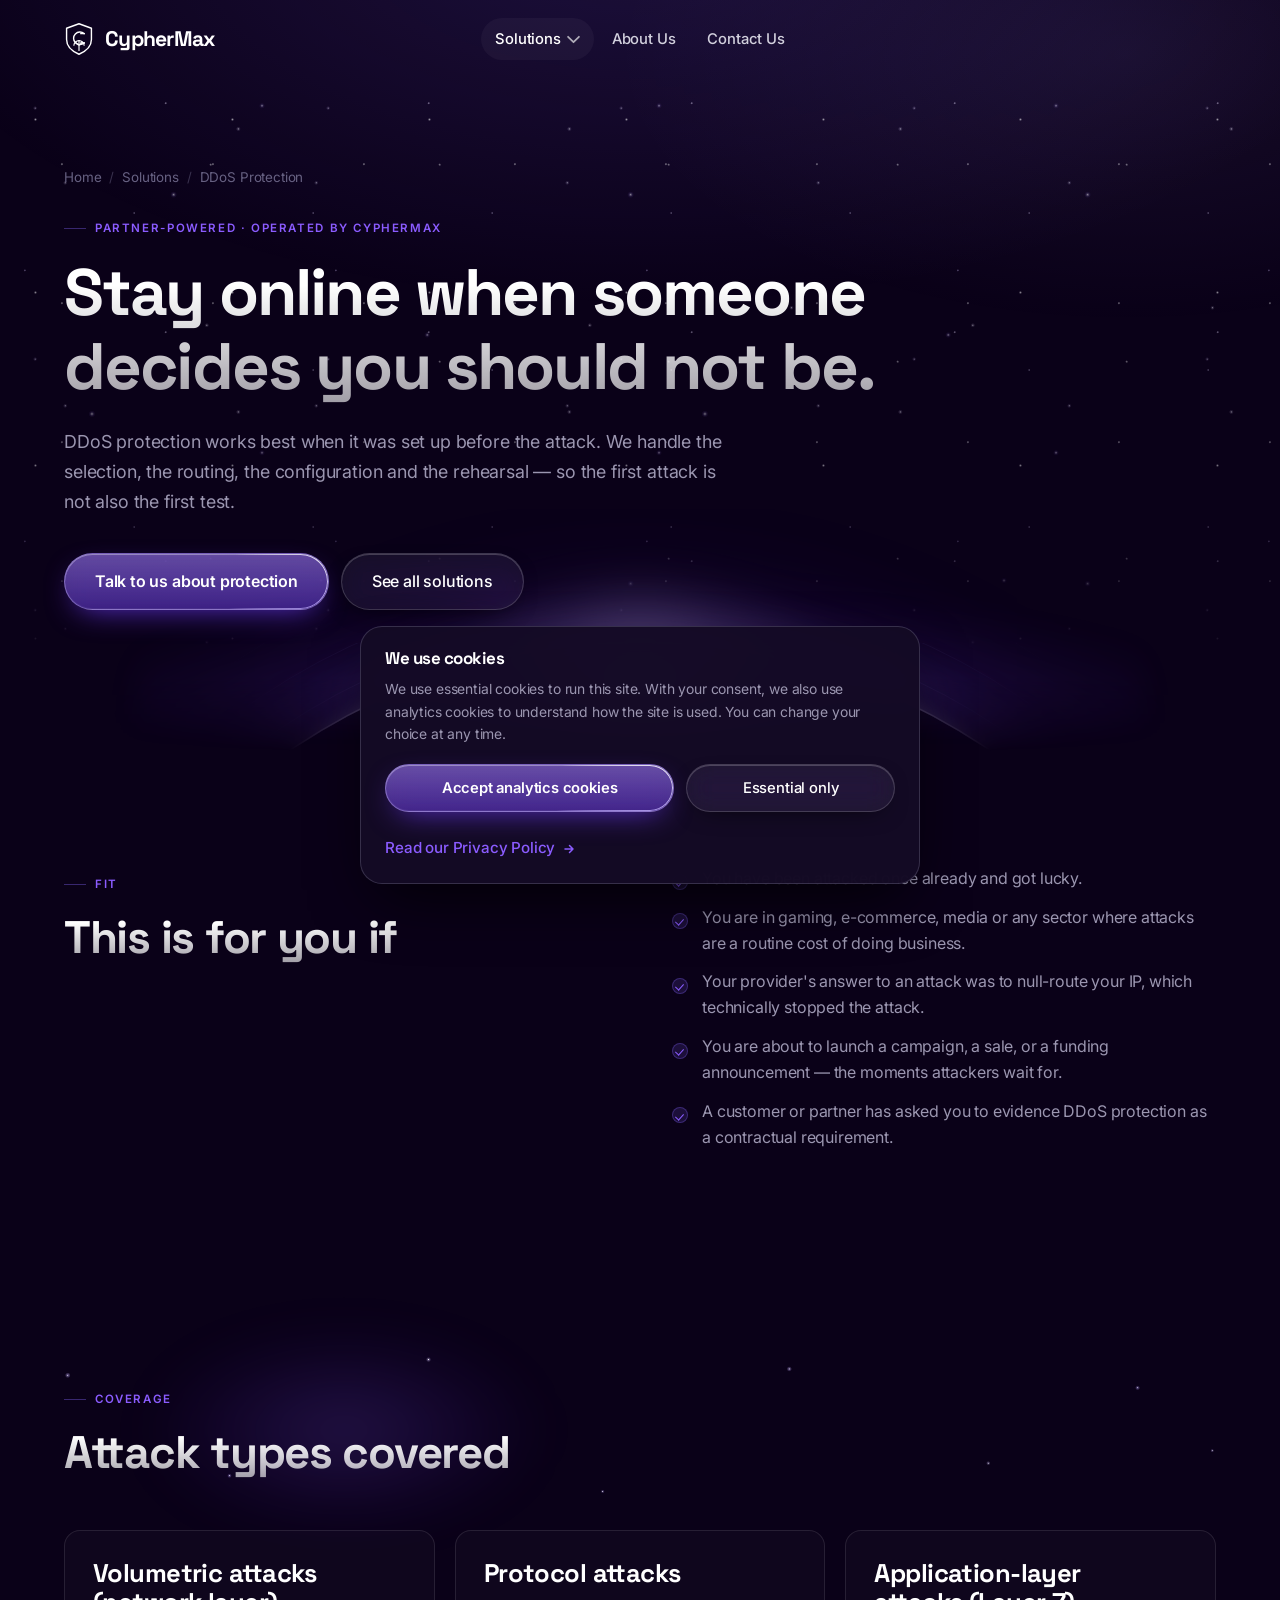
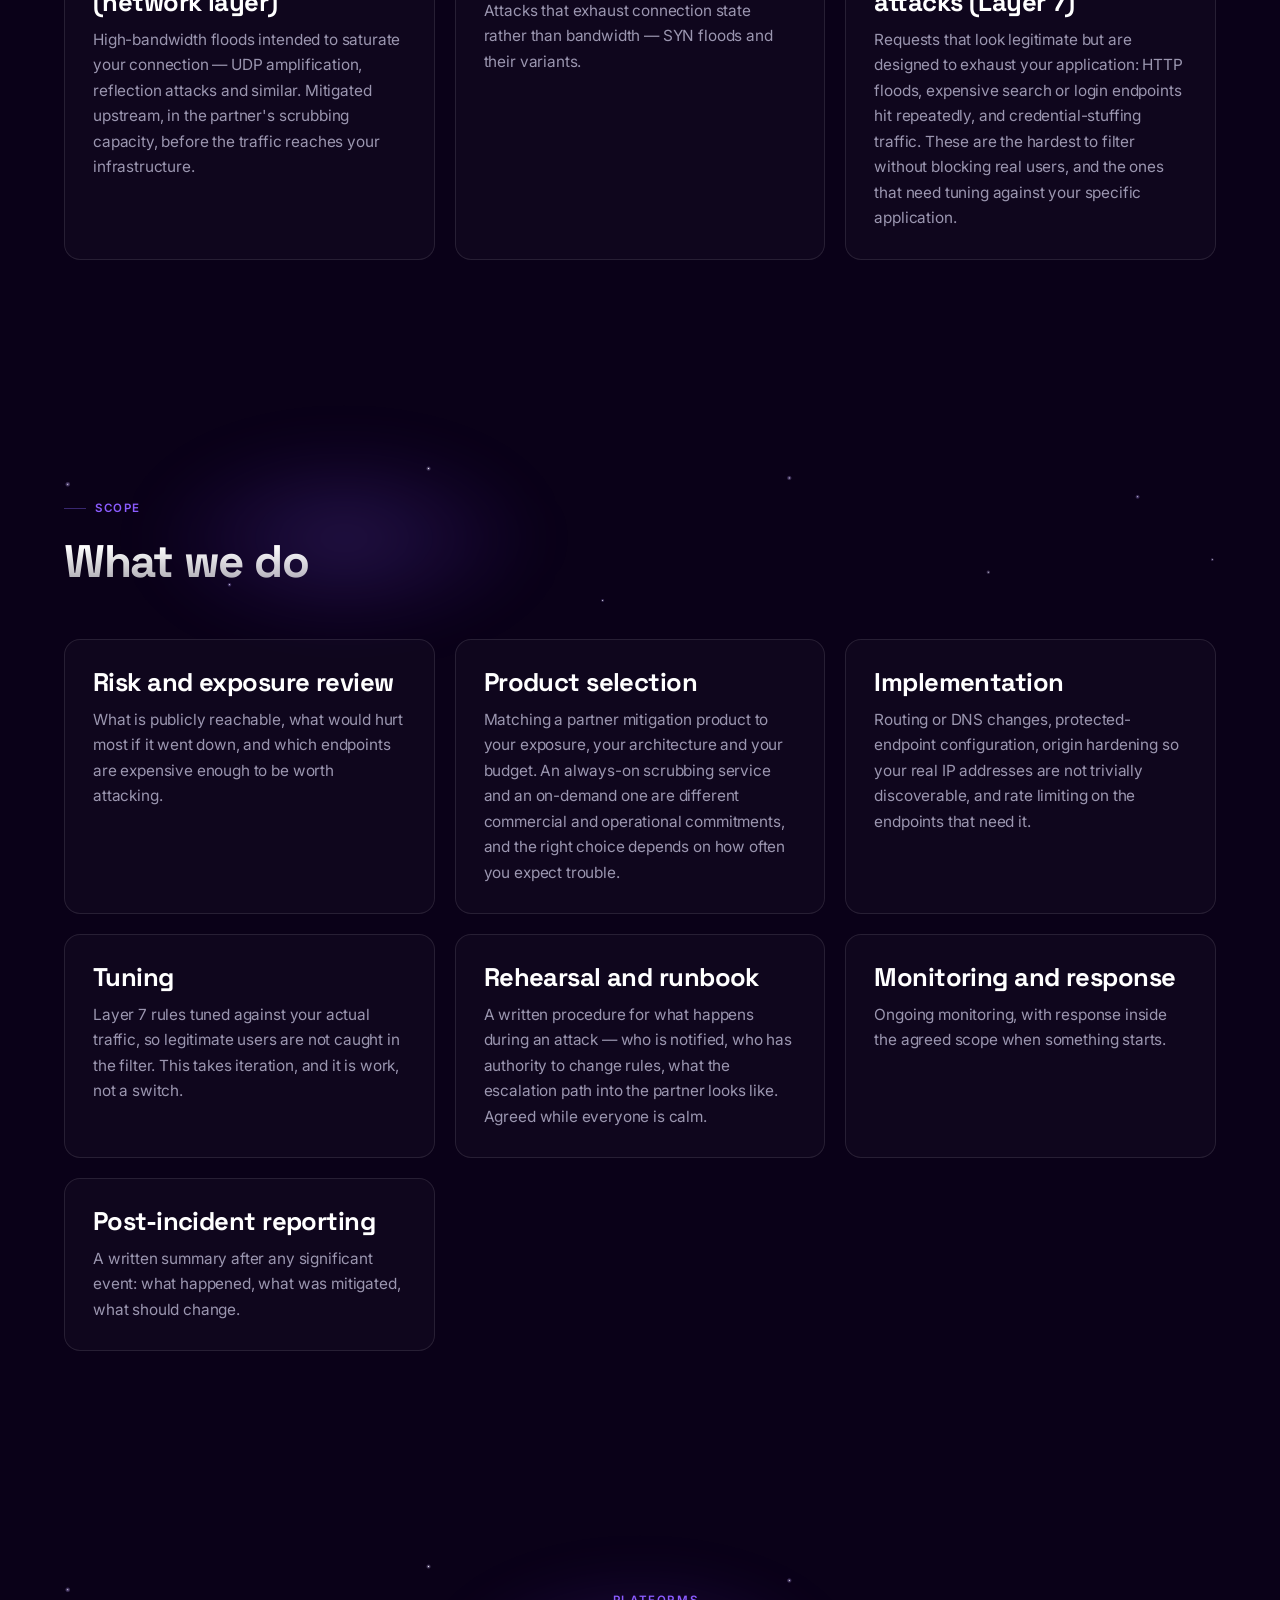
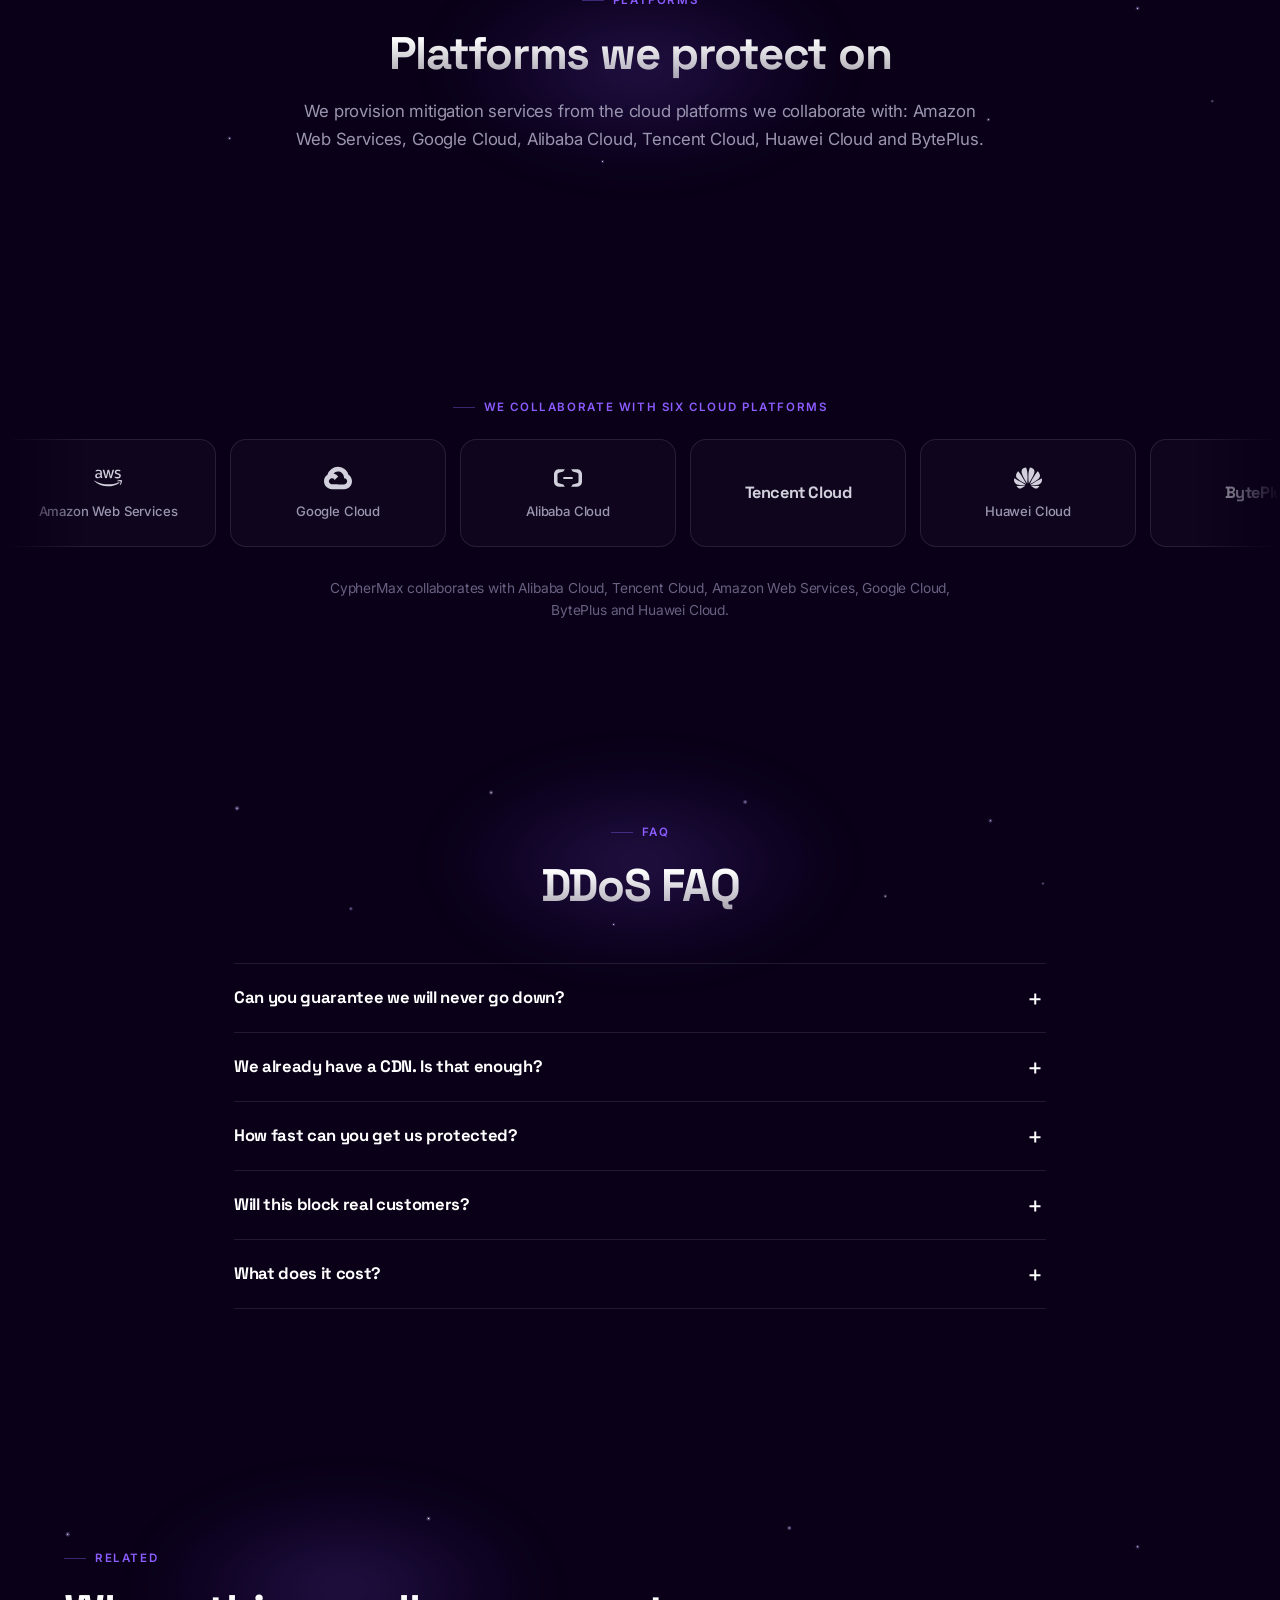
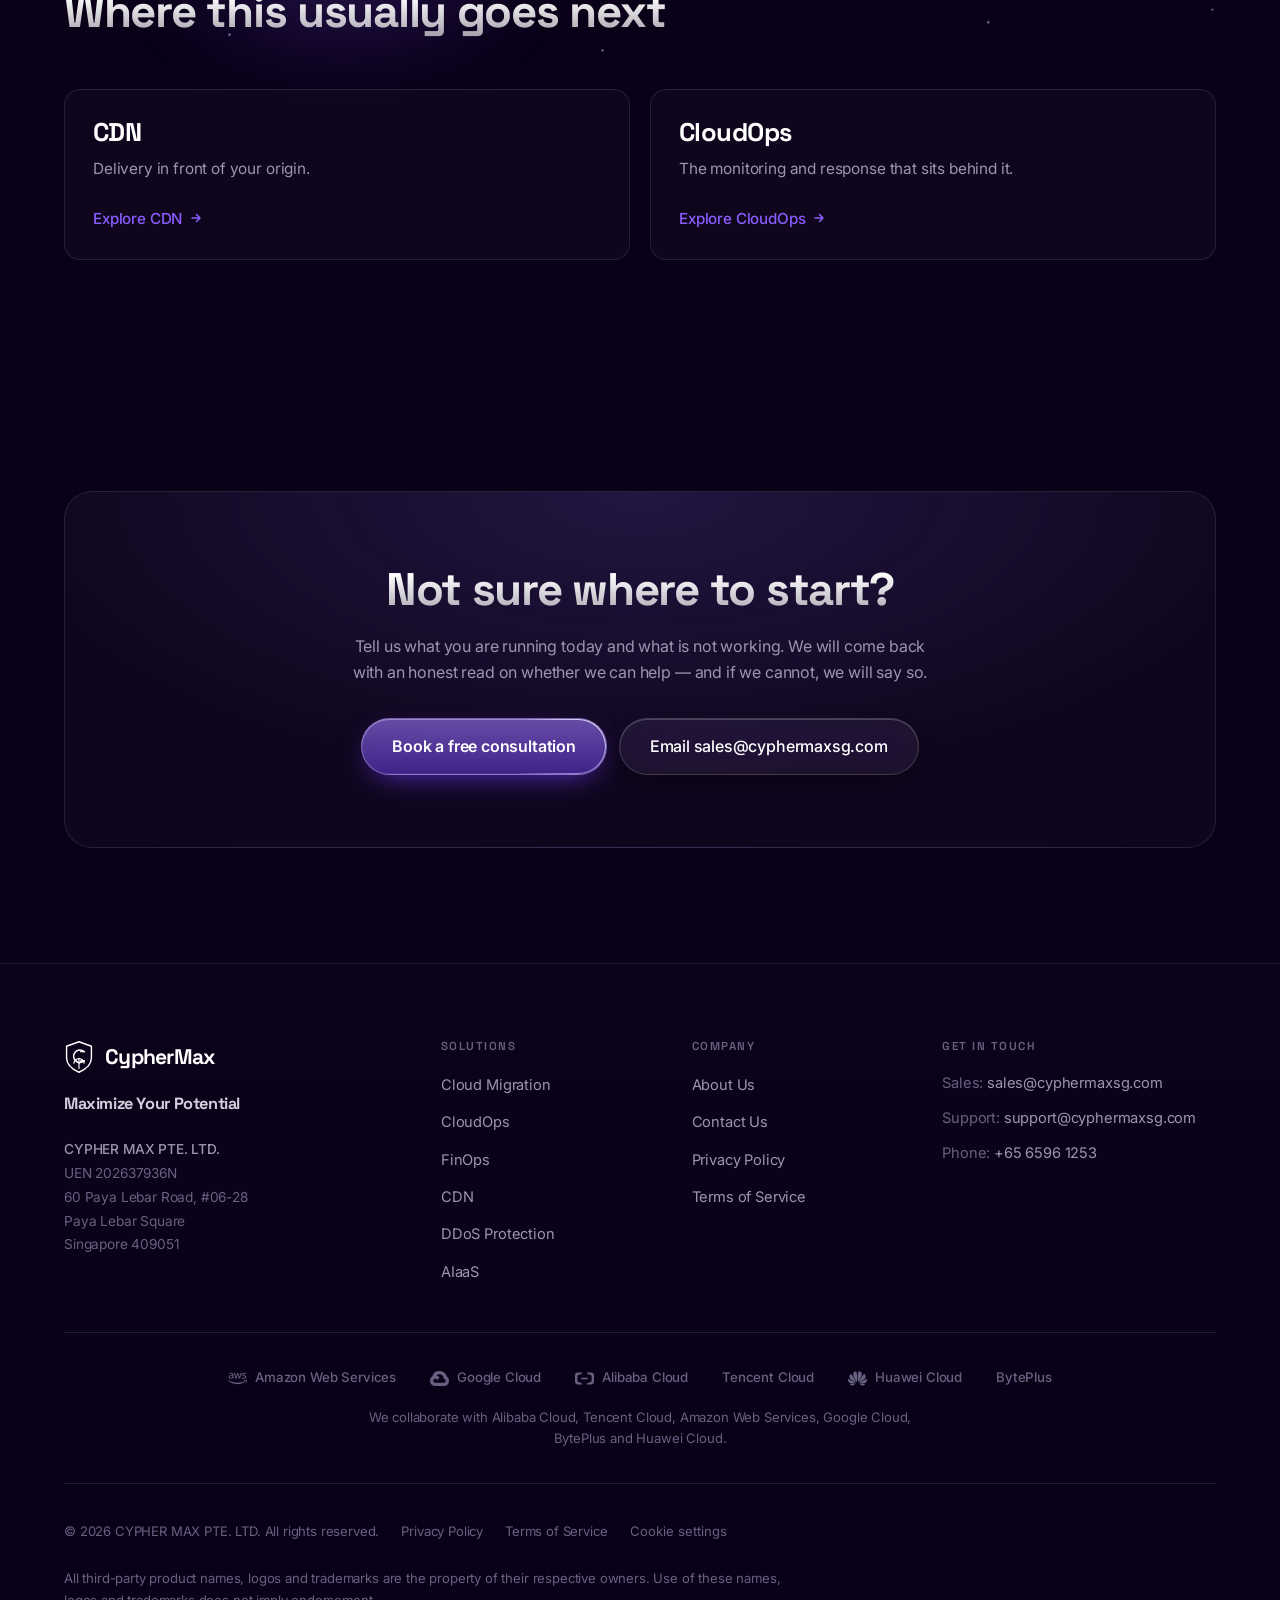
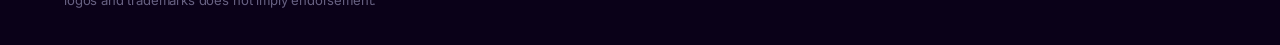
<file: solutions/ddos-protection/index.html>
<!DOCTYPE html>
<html lang="en-SG">
<head>
<meta charset="utf-8">
<meta name="viewport" content="width=device-width, initial-scale=1">
<title>DDoS Protection Services in Singapore & APAC | CypherMax</title>
<meta name="description" content="Volumetric and application-layer DDoS mitigation in front of your origin, selected, configured and operated by CypherMax across six major cloud platforms.">
<link rel="canonical" href="https://cyphermaxsg.com/solutions/ddos-protection">

<meta property="og:type" content="website">
<meta property="og:site_name" content="CypherMax">
<meta property="og:locale" content="en_SG">
<meta property="og:url" content="https://cyphermaxsg.com/solutions/ddos-protection">
<meta property="og:title" content="Stay online when someone decides you should not be. | CypherMax">
<meta property="og:description" content="Volumetric and application-layer DDoS mitigation in front of your origin, selected, configured and operated by CypherMax across six major cloud platforms.">
<meta property="og:image" content="https://cyphermaxsg.com/assets/og-image.png">
<meta name="twitter:card" content="summary_large_image">
<meta name="twitter:title" content="Stay online when someone decides you should not be. | CypherMax">
<meta name="twitter:description" content="Volumetric and application-layer DDoS mitigation in front of your origin, selected, configured and operated by CypherMax across six major cloud platforms.">
<meta name="twitter:image" content="https://cyphermaxsg.com/assets/og-image.png">

<link rel="icon" href="../../assets/favicon.svg" type="image/svg+xml">
<link rel="preconnect" href="https://fonts.googleapis.com">
<link rel="preconnect" href="https://fonts.gstatic.com" crossorigin>
<link rel="stylesheet" href="https://fonts.googleapis.com/css2?family=Inter:wght@400;500;600&family=Space+Grotesk:wght@700&display=swap">
<link rel="stylesheet" href="../../assets/css/style.css">
<script type="application/ld+json">
{
  "@context": "https://schema.org",
  "@type": "FAQPage",
  "mainEntity": [
    {
      "@type": "Question",
      "name": "Can you guarantee we will never go down?",
      "acceptedAnswer": {
        "@type": "Answer",
        "text": "No, and neither can anyone else honestly. What we can do is put mitigation capacity in front of you, tune it to your application, rehearse the response, and give you a clear picture of what is and is not covered."
      }
    },
    {
      "@type": "Question",
      "name": "We already have a CDN. Is that enough?",
      "acceptedAnswer": {
        "@type": "Answer",
        "text": "A CDN absorbs some categories of attack and none of others. The two services overlap but are not substitutes, and if you run both they need to be configured together."
      }
    },
    {
      "@type": "Question",
      "name": "How fast can you get us protected?",
      "acceptedAnswer": {
        "@type": "Answer",
        "text": "It depends on the product and on whether routing changes are needed. Onboarding during an active attack is possible but always worse than onboarding before one."
      }
    },
    {
      "@type": "Question",
      "name": "Will this block real customers?",
      "acceptedAnswer": {
        "@type": "Answer",
        "text": "Badly tuned Layer 7 rules will. That is why tuning is an explicit part of the service rather than a one-off setup task, and why we monitor false-positive signals after go-live."
      }
    },
    {
      "@type": "Question",
      "name": "What does it cost?",
      "acceptedAnswer": {
        "@type": "Answer",
        "text": "It depends on the product, the protected bandwidth, and whether you need always-on or on-demand mitigation. We will quote a specific figure after the exposure review rather than a range now."
      }
    }
  ]
}
</script>
</head>
<body>
<a class="skip-link" href="#main">Skip to content</a>

<div data-component="header" data-active="solutions"></div>

<main id="main">

  <section class="hero hero--page">
    <div class="hero__sky" aria-hidden="true">
      <div class="hero__stars"></div>
      <div class="hero__horizon">
        <div class="hero__arcs"><span></span><span></span><span></span><span></span><span></span></div>
        <div class="hero__dome"></div>
        <div class="hero__aurora"></div>
      </div>
    </div>
    <div class="container hero__inner">
      <nav class="crumbs" aria-label="Breadcrumb">
        <a href="../../index.html">Home</a><span aria-hidden="true">/</span><a href="../../solutions/index.html">Solutions</a><span aria-hidden="true">/</span><span>DDoS Protection</span>
      </nav>
      <p class="eyebrow">Partner-powered &middot; Operated by CypherMax</p>
      <h1 class="grad-text">Stay online when someone decides you should not be.</h1>
      <p class="lede mt-24">DDoS protection works best when it was set up before the attack. We handle the selection, the routing, the configuration and the rehearsal &mdash; so the first attack is not also the first test.</p>
      <div class="btn-row mt-32"><a class="btn btn--primary btn--lg" href="../../contact/index.html">Talk to us about protection</a><a class="btn btn--ghost btn--lg" href="../../solutions/index.html">See all solutions</a></div>
    </div>
  </section>

  <!--
    BEFORE THIS PAGE GOES LIVE — register B10.
    The company's registered SSIC activity is "information technology
    consultancy, EXCEPT cybersecurity" (62021), and this page advertises a
    protection service. Resolve with the corporate secretary whether the SSIC
    codes should be updated, and confirm that nothing in the service mix
    requires a CSA cybersecurity service provider licence. (Penetration testing
    and managed SOC monitoring are the licensable categories — neither is
    offered here, but the mismatch may still matter for tender and procurement
    eligibility.)
  -->

  <section class="section">
    <div class="container">
      <div class="split">
        <div>
          <p class="eyebrow">Fit</p>
          <h2 class="grad-text">This is for you if</h2>
        </div>
        <div data-reveal>
          <ul class="check-list">
        <li>You have been attacked once already and got lucky.</li>
        <li>You are in gaming, e-commerce, media or any sector where attacks are a routine cost of doing business.</li>
        <li>Your provider's answer to an attack was to null-route your IP, which technically stopped the attack.</li>
        <li>You are about to launch a campaign, a sale, or a funding announcement &mdash; the moments attackers wait for.</li>
        <li>A customer or partner has asked you to evidence DDoS protection as a contractual requirement.</li>
      </ul>
        </div>
      </div>
    </div>
  </section>

  <section class="section section--panel">
    <div class="container">
      <div class="section-head">
        <p class="eyebrow">Coverage</p>
        <h2 class="grad-text">Attack types covered</h2>
      </div>
      <!--
        TBD (register 17): confirm the mitigation capacity and attack-size
        coverage available under each partner product. Any Tbps figure,
        mitigation SLA or time-to-mitigate figure must be contractually supported
        by the partner AND permitted for CypherMax to quote — and when added, it
        goes in params.js as a parameter like every other number on this site.
      -->
      <div class="grid grid--3">
        <article class="card" data-reveal>
          <h3 class="card__title">Volumetric attacks (network layer)</h3>
          <p class="card__body">High-bandwidth floods intended to saturate your connection &mdash; UDP amplification, reflection attacks and similar. Mitigated upstream, in the partner's scrubbing capacity, before the traffic reaches your infrastructure.</p>
        </article>
        <article class="card" data-reveal>
          <h3 class="card__title">Protocol attacks</h3>
          <p class="card__body">Attacks that exhaust connection state rather than bandwidth &mdash; SYN floods and their variants.</p>
        </article>
        <article class="card" data-reveal>
          <h3 class="card__title">Application-layer attacks (Layer 7)</h3>
          <p class="card__body">Requests that look legitimate but are designed to exhaust your application: HTTP floods, expensive search or login endpoints hit repeatedly, and credential-stuffing traffic. These are the hardest to filter without blocking real users, and the ones that need tuning against your specific application.</p>
        </article>
      </div>
    </div>
  </section>

  <section class="section">
    <div class="container">
      <div class="section-head">
        <p class="eyebrow">Scope</p>
        <h2 class="grad-text">What we do</h2>
      </div>
      <!--
        TBD (register 17): confirm monitoring and response coverage hours and the
        escalation model. Add as parameters once confirmed.
      -->
      <div class="grid grid--3">
        <article class="card" data-reveal>
          <h3 class="card__title">Risk and exposure review</h3>
          <p class="card__body">What is publicly reachable, what would hurt most if it went down, and which endpoints are expensive enough to be worth attacking.</p>
        </article>
        <article class="card" data-reveal>
          <h3 class="card__title">Product selection</h3>
          <p class="card__body">Matching a partner mitigation product to your exposure, your architecture and your budget. An always-on scrubbing service and an on-demand one are different commercial and operational commitments, and the right choice depends on how often you expect trouble.</p>
        </article>
        <article class="card" data-reveal>
          <h3 class="card__title">Implementation</h3>
          <p class="card__body">Routing or DNS changes, protected-endpoint configuration, origin hardening so your real IP addresses are not trivially discoverable, and rate limiting on the endpoints that need it.</p>
        </article>
        <article class="card" data-reveal>
          <h3 class="card__title">Tuning</h3>
          <p class="card__body">Layer 7 rules tuned against your actual traffic, so legitimate users are not caught in the filter. This takes iteration, and it is work, not a switch.</p>
        </article>
        <article class="card" data-reveal>
          <h3 class="card__title">Rehearsal and runbook</h3>
          <p class="card__body">A written procedure for what happens during an attack &mdash; who is notified, who has authority to change rules, what the escalation path into the partner looks like. Agreed while everyone is calm.</p>
        </article>
        <article class="card" data-reveal>
          <h3 class="card__title">Monitoring and response</h3>
          <p class="card__body">Ongoing monitoring, with response inside the agreed scope when something starts.</p>
        </article>
        <article class="card" data-reveal>
          <h3 class="card__title">Post-incident reporting</h3>
          <p class="card__body">A written summary after any significant event: what happened, what was mitigated, what should change.</p>
        </article>
      </div>
    </div>
  </section>

  <section class="section section--panel">
    <div class="container">
      <div class="section-head section-head--center">
        <p class="eyebrow eyebrow--center">Platforms</p>
        <h2 class="grad-text">Platforms we protect on</h2>
        <p class="section-intro">
          We provision mitigation services from the cloud platforms we collaborate with: Amazon Web Services,
          Google Cloud, Alibaba Cloud, Tencent Cloud, Huawei Cloud and BytePlus.
        </p>
      </div>
      <!--
        TBD (register 17): list the specific anti-DDoS and web application
        firewall products CypherMax is authorised to resell and operate on each
        platform.
      -->
    </div>
  </section>

  <div data-component="partner-wall"></div>

  <section class="section">
    <div class="container container--narrow">
      <div class="section-head section-head--center">
        <p class="eyebrow eyebrow--center">FAQ</p>
        <h2 class="grad-text">DDoS FAQ</h2>
      </div>

      <div class="faq">
        <div class="faq__item">
          <button class="faq__q" type="button" aria-expanded="false" aria-controls="faq-ddos-1">
            Can you guarantee we will never go down?
            <span class="faq__icon" aria-hidden="true"></span>
          </button>
          <div class="faq__a" id="faq-ddos-1" data-open="false"><div>
            <p>No, and neither can anyone else honestly. What we can do is put mitigation capacity in front of you, tune it to your application, rehearse the response, and give you a clear picture of what is and is not covered.</p>
          </div></div>
        </div>

        <div class="faq__item">
          <button class="faq__q" type="button" aria-expanded="false" aria-controls="faq-ddos-2">
            We already have a CDN. Is that enough?
            <span class="faq__icon" aria-hidden="true"></span>
          </button>
          <div class="faq__a" id="faq-ddos-2" data-open="false"><div>
            <p>A CDN absorbs some categories of attack and none of others. The two services overlap but are not substitutes, and if you run both they need to be configured together &mdash; see <a class="link-underline" href="../../solutions/cdn/index.html">CDN</a>.</p>
          </div></div>
        </div>

        <div class="faq__item">
          <button class="faq__q" type="button" aria-expanded="false" aria-controls="faq-ddos-3">
            How fast can you get us protected?
            <span class="faq__icon" aria-hidden="true"></span>
          </button>
          <div class="faq__a" id="faq-ddos-3" data-open="false"><div>
            <p>It depends on the product and on whether routing changes are needed. Onboarding during an active attack is possible but always worse than onboarding before one.</p>
          </div></div>
        </div>

        <div class="faq__item">
          <button class="faq__q" type="button" aria-expanded="false" aria-controls="faq-ddos-4">
            Will this block real customers?
            <span class="faq__icon" aria-hidden="true"></span>
          </button>
          <div class="faq__a" id="faq-ddos-4" data-open="false"><div>
            <p>Badly tuned Layer 7 rules will. That is why tuning is an explicit part of the service rather than a one-off setup task, and why we monitor false-positive signals after go-live.</p>
          </div></div>
        </div>

        <div class="faq__item">
          <button class="faq__q" type="button" aria-expanded="false" aria-controls="faq-ddos-5">
            What does it cost?
            <span class="faq__icon" aria-hidden="true"></span>
          </button>
          <div class="faq__a" id="faq-ddos-5" data-open="false"><div>
            <p>It depends on the product, the protected bandwidth, and whether you need always-on or on-demand mitigation. We will quote a specific figure after the exposure review rather than a range now.</p>
          </div></div>
        </div>
      </div>
    </div>
  </section>

  <section class="section section--panel">
    <div class="container">
      <div class="section-head">
        <p class="eyebrow">Related</p>
        <h2 class="grad-text">Where this usually goes next</h2>
      </div>
      <div class="grid grid--2">
        <a class="card card--hover" href="../../solutions/cdn/index.html" data-reveal>
          <h3 class="card__title">CDN</h3>
          <p class="card__body">Delivery in front of your origin.</p>
          <span class="link-arrow mt-24" style="display:inline-flex">Explore CDN <svg width="14" height="14" viewBox="0 0 14 14" fill="none" aria-hidden="true"><path d="M3 7h8M7.5 3.5 11 7l-3.5 3.5" stroke="currentColor" stroke-width="1.5" stroke-linecap="round" stroke-linejoin="round"/></svg></span>
        </a>
        <a class="card card--hover" href="../../solutions/cloudops/index.html" data-reveal>
          <h3 class="card__title">CloudOps</h3>
          <p class="card__body">The monitoring and response that sits behind it.</p>
          <span class="link-arrow mt-24" style="display:inline-flex">Explore CloudOps <svg width="14" height="14" viewBox="0 0 14 14" fill="none" aria-hidden="true"><path d="M3 7h8M7.5 3.5 11 7l-3.5 3.5" stroke="currentColor" stroke-width="1.5" stroke-linecap="round" stroke-linejoin="round"/></svg></span>
        </a>
      </div>
    </div>
  </section>

  <div data-component="cta-band"></div>

</main>

<div data-component="footer"></div>

<script src="../../assets/js/params.js"></script>
<script src="../../assets/js/marks.js"></script>
<script src="../../assets/js/site.js"></script>
</body>
</html>
</file>
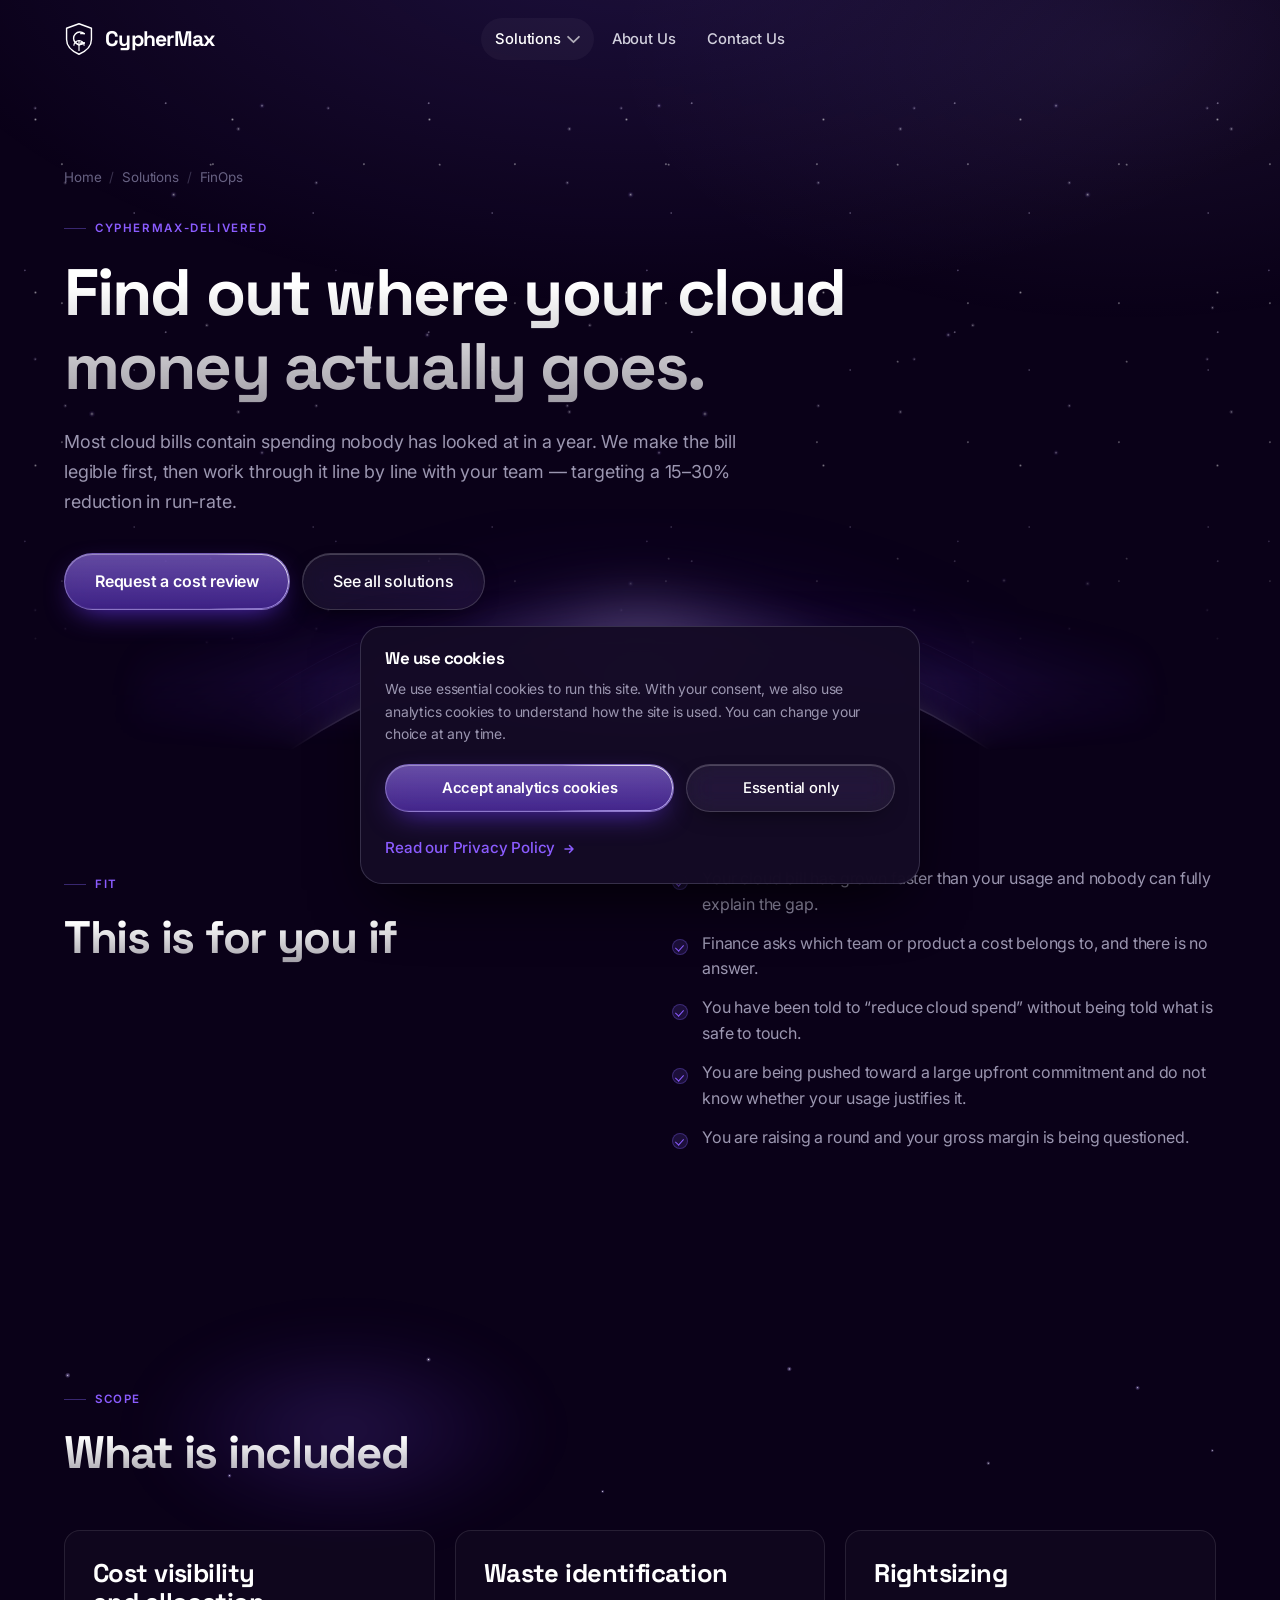
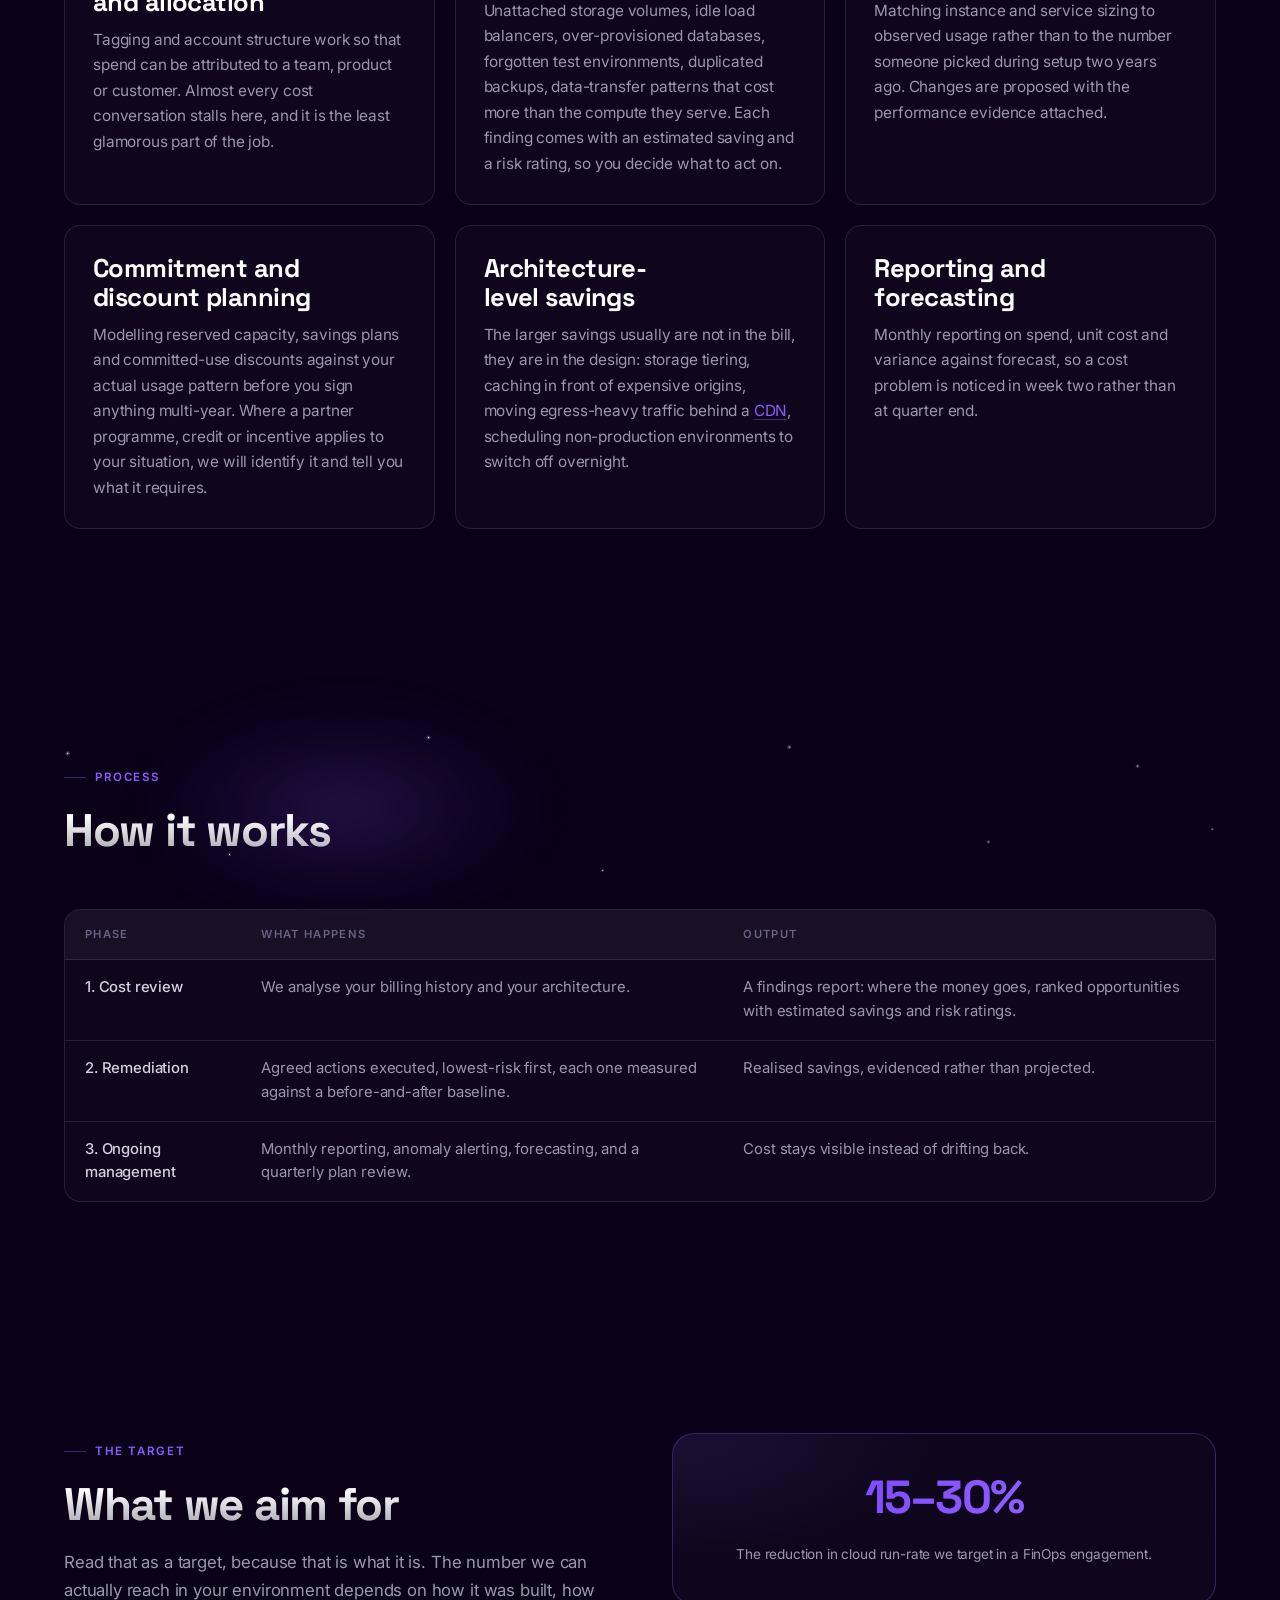
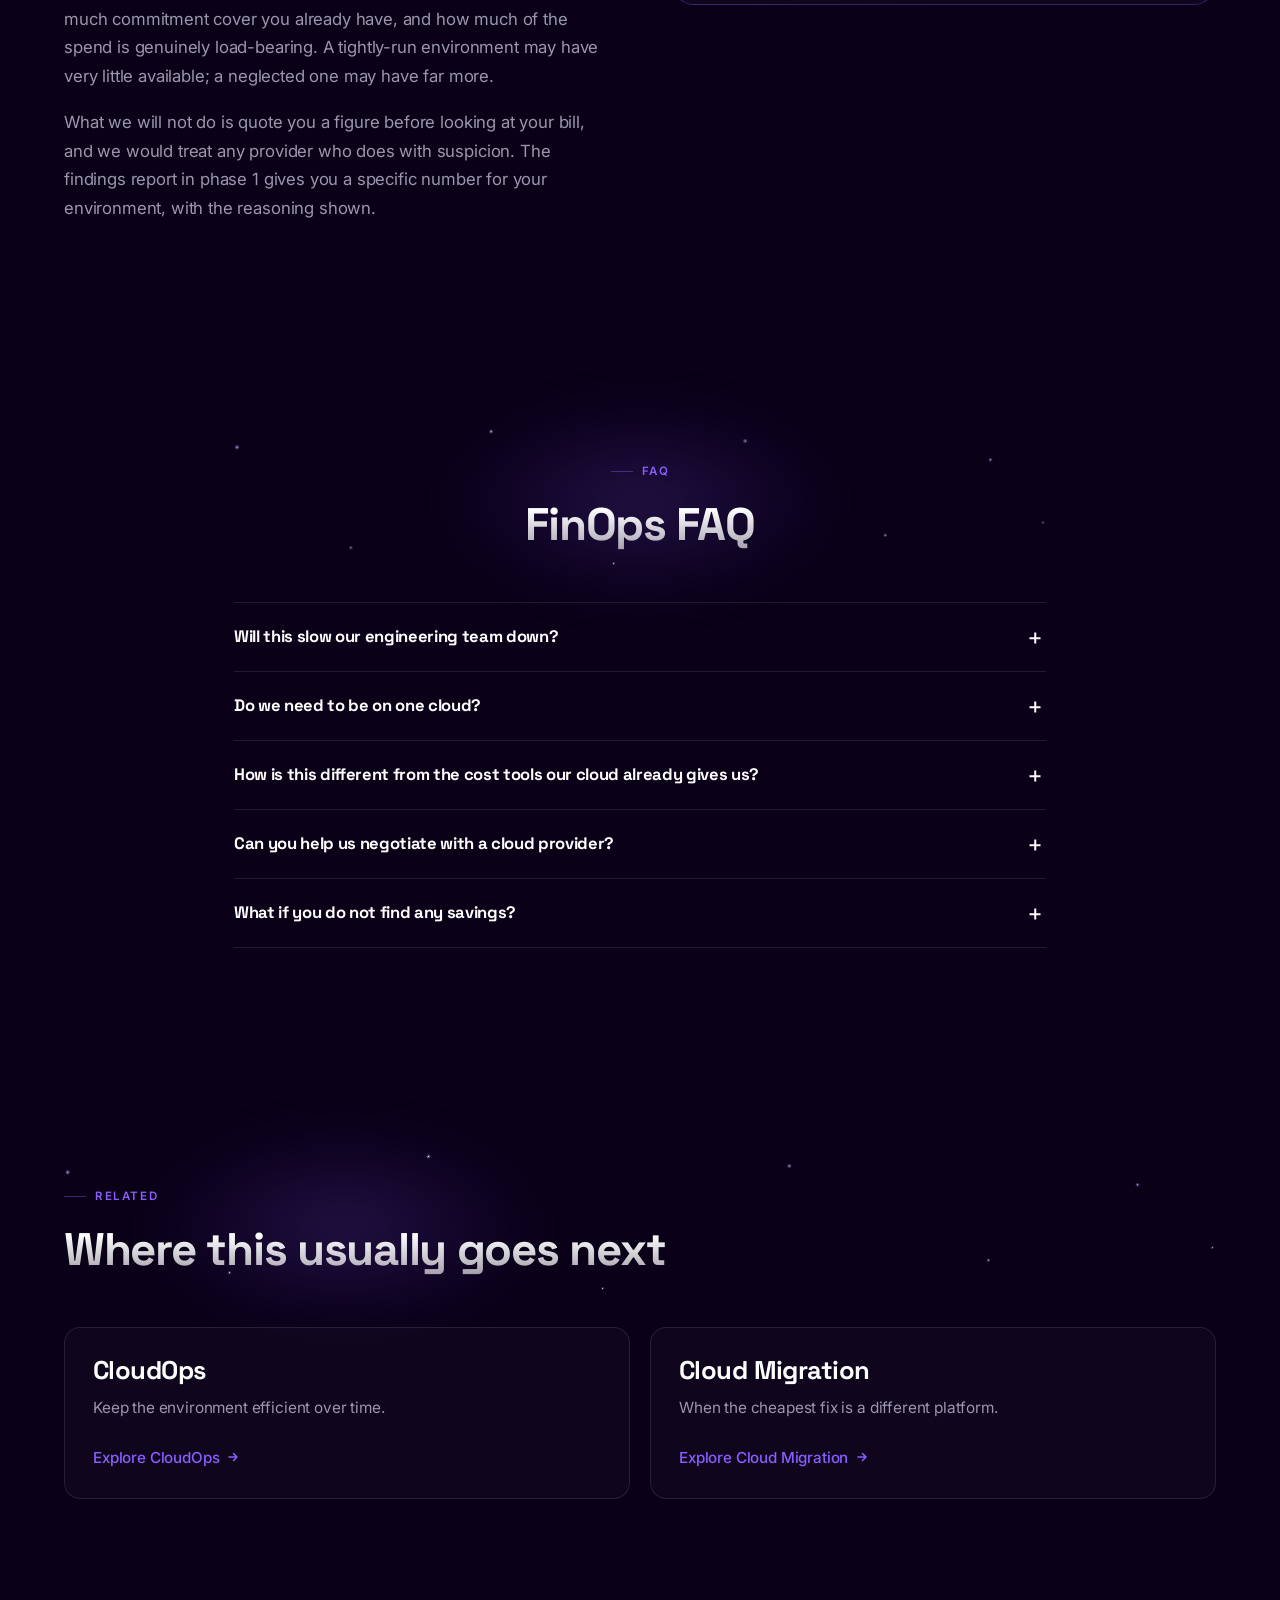
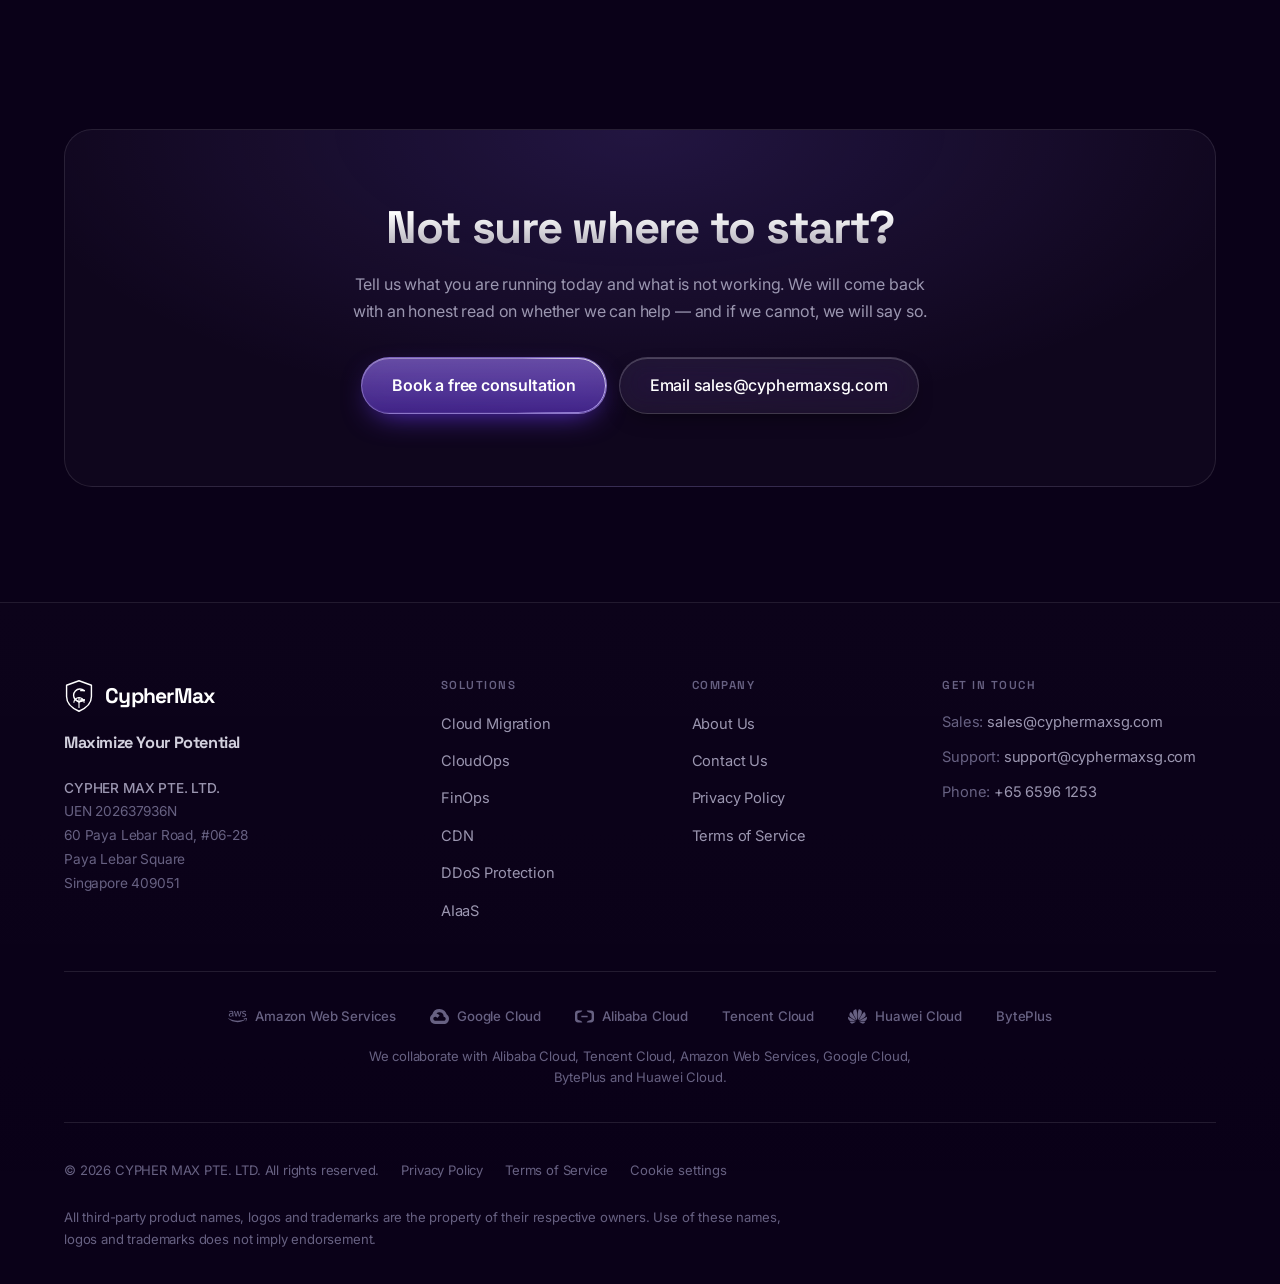
<file: solutions/finops/index.html>
<!DOCTYPE html>
<html lang="en-SG">
<head>
<meta charset="utf-8">
<meta name="viewport" content="width=device-width, initial-scale=1">
<title>Cloud Cost Management & FinOps Services | CypherMax</title>
<meta name="description" content="Find out where your cloud spend actually goes, then reduce it — rightsizing, waste removal, commitment planning and monthly reporting across six cloud platforms.">
<link rel="canonical" href="https://cyphermaxsg.com/solutions/finops">

<meta property="og:type" content="website">
<meta property="og:site_name" content="CypherMax">
<meta property="og:locale" content="en_SG">
<meta property="og:url" content="https://cyphermaxsg.com/solutions/finops">
<meta property="og:title" content="Find out where your cloud money actually goes. | CypherMax">
<meta property="og:description" content="Find out where your cloud spend actually goes, then reduce it — rightsizing, waste removal, commitment planning and monthly reporting across six cloud platforms.">
<meta property="og:image" content="https://cyphermaxsg.com/assets/og-image.png">
<meta name="twitter:card" content="summary_large_image">
<meta name="twitter:title" content="Find out where your cloud money actually goes. | CypherMax">
<meta name="twitter:description" content="Find out where your cloud spend actually goes, then reduce it — rightsizing, waste removal, commitment planning and monthly reporting across six cloud platforms.">
<meta name="twitter:image" content="https://cyphermaxsg.com/assets/og-image.png">

<link rel="icon" href="../../assets/favicon.svg" type="image/svg+xml">
<link rel="preconnect" href="https://fonts.googleapis.com">
<link rel="preconnect" href="https://fonts.gstatic.com" crossorigin>
<link rel="stylesheet" href="https://fonts.googleapis.com/css2?family=Inter:wght@400;500;600&family=Space+Grotesk:wght@700&display=swap">
<link rel="stylesheet" href="../../assets/css/style.css">
<script type="application/ld+json">
{
  "@context": "https://schema.org",
  "@type": "FAQPage",
  "mainEntity": [
    {
      "@type": "Question",
      "name": "Will this slow our engineering team down?",
      "acceptedAnswer": {
        "@type": "Answer",
        "text": "It should not. Most early findings are things nobody is using. Anything that touches a running workload comes to you as a proposal with performance evidence, not as a change we have already made."
      }
    },
    {
      "@type": "Question",
      "name": "Do we need to be on one cloud?",
      "acceptedAnswer": {
        "@type": "Answer",
        "text": "No. Multi-cloud makes visibility harder, which is usually a reason to do this rather than a reason to postpone it."
      }
    },
    {
      "@type": "Question",
      "name": "How is this different from the cost tools our cloud already gives us?",
      "acceptedAnswer": {
        "@type": "Answer",
        "text": "Those tools show you the data. The work is in structuring the accounts and tags so the data means something, judging which findings are safe to act on, and actually carrying out the changes. The dashboard is the easy part."
      }
    },
    {
      "@type": "Question",
      "name": "Can you help us negotiate with a cloud provider?",
      "acceptedAnswer": {
        "@type": "Answer",
        "text": "We can model your usage, tell you what commitment level your pattern actually supports, and identify the partner programmes and incentives that apply to your situation."
      }
    },
    {
      "@type": "Question",
      "name": "What if you do not find any savings?",
      "acceptedAnswer": {
        "@type": "Answer",
        "text": "Then you get a report confirming your environment is efficient, which is genuinely useful when someone asks. We would rather tell you that than manufacture findings."
      }
    }
  ]
}
</script>
</head>
<body>
<a class="skip-link" href="#main">Skip to content</a>

<div data-component="header" data-active="solutions"></div>

<main id="main">

  <section class="hero hero--page">
    <div class="hero__sky" aria-hidden="true">
      <div class="hero__stars"></div>
      <div class="hero__horizon">
        <div class="hero__arcs"><span></span><span></span><span></span><span></span><span></span></div>
        <div class="hero__dome"></div>
        <div class="hero__aurora"></div>
      </div>
    </div>
    <div class="container hero__inner">
      <nav class="crumbs" aria-label="Breadcrumb">
        <a href="../../index.html">Home</a><span aria-hidden="true">/</span><a href="../../solutions/index.html">Solutions</a><span aria-hidden="true">/</span><span>FinOps</span>
      </nav>
      <p class="eyebrow">CypherMax-delivered</p>
      <h1 class="grad-text">Find out where your cloud money actually goes.</h1>
      <p class="lede mt-24">Most cloud bills contain spending nobody has looked at in a year. We make the bill legible first, then work through it line by line with your team<span data-param-if="metrics.savingsRange"> &mdash; targeting a <span data-param="metrics.savingsRange"></span> reduction in run-rate</span>.</p>
      <div class="btn-row mt-32"><a class="btn btn--primary btn--lg" href="../../contact/index.html">Request a cost review</a><a class="btn btn--ghost btn--lg" href="../../solutions/index.html">See all solutions</a></div>
    </div>
  </section>

  <section class="section">
    <div class="container">
      <div class="split">
        <div>
          <p class="eyebrow">Fit</p>
          <h2 class="grad-text">This is for you if</h2>
        </div>
        <div data-reveal>
          <ul class="check-list">
        <li>Your cloud bill has grown faster than your usage and nobody can fully explain the gap.</li>
        <li>Finance asks which team or product a cost belongs to, and there is no answer.</li>
        <li>You have been told to &ldquo;reduce cloud spend&rdquo; without being told what is safe to touch.</li>
        <li>You are being pushed toward a large upfront commitment and do not know whether your usage justifies it.</li>
        <li>You are raising a round and your gross margin is being questioned.</li>
      </ul>
        </div>
      </div>
    </div>
  </section>

  <section class="section section--panel">
    <div class="container">
      <div class="section-head">
        <p class="eyebrow">Scope</p>
        <h2 class="grad-text">What is included</h2>
      </div>
      <div class="grid grid--3">
        <article class="card" data-reveal>
          <h3 class="card__title">Cost visibility and allocation</h3>
          <p class="card__body">Tagging and account structure work so that spend can be attributed to a team, product or customer. Almost every cost conversation stalls here, and it is the least glamorous part of the job.</p>
        </article>
        <article class="card" data-reveal>
          <h3 class="card__title">Waste identification</h3>
          <p class="card__body">Unattached storage volumes, idle load balancers, over-provisioned databases, forgotten test environments, duplicated backups, data-transfer patterns that cost more than the compute they serve. Each finding comes with an estimated saving and a risk rating, so you decide what to act on.</p>
        </article>
        <article class="card" data-reveal>
          <h3 class="card__title">Rightsizing</h3>
          <p class="card__body">Matching instance and service sizing to observed usage rather than to the number someone picked during setup two years ago. Changes are proposed with the performance evidence attached.</p>
        </article>
        <article class="card" data-reveal>
          <h3 class="card__title">Commitment and discount planning</h3>
          <p class="card__body">Modelling reserved capacity, savings plans and committed-use discounts against your actual usage pattern before you sign anything multi-year. Where a partner programme, credit or incentive applies to your situation, we will identify it and tell you what it requires.</p>
        </article>
        <article class="card" data-reveal>
          <h3 class="card__title">Architecture-level savings</h3>
          <p class="card__body">The larger savings usually are not in the bill, they are in the design: storage tiering, caching in front of expensive origins, moving egress-heavy traffic behind a <a class="link-underline" href="../../solutions/cdn/index.html">CDN</a>, scheduling non-production environments to switch off overnight.</p>
        </article>
        <article class="card" data-reveal>
          <h3 class="card__title">Reporting and forecasting</h3>
          <p class="card__body">Monthly reporting on spend, unit cost and variance against forecast, so a cost problem is noticed in week two rather than at quarter end.</p>
        </article>
      </div>
    </div>
  </section>

  <section class="section">
    <div class="container">
      <div class="section-head">
        <p class="eyebrow">Process</p>
        <h2 class="grad-text">How it works</h2>
      </div>
      <!--
        TBD (register 17): confirm the typical billing lookback period for phase 1
        (e.g. 3–6 months). When confirmed it goes in params.js like every other
        figure, not into this markup.
      -->
      <div class="table-wrap" data-reveal>
        <table class="table">
          <thead><tr><th scope="col">Phase</th><th scope="col">What happens</th><th scope="col">Output</th></tr></thead>
          <tbody>
            <tr><td>1. Cost review</td><td>We analyse your billing history and your architecture.</td><td>A findings report: where the money goes, ranked opportunities with estimated savings and risk ratings.</td></tr>
            <tr><td>2. Remediation</td><td>Agreed actions executed, lowest-risk first, each one measured against a before-and-after baseline.</td><td>Realised savings, evidenced rather than projected.</td></tr>
            <tr><td>3. Ongoing management</td><td>Monthly reporting, anomaly alerting, forecasting, and a quarterly plan review.</td><td>Cost stays visible instead of drifting back.</td></tr>
          </tbody>
        </table>
      </div>
    </div>
  </section>

  <section class="section" data-param-if="metrics.savingsRange">
    <div class="container">
      <div class="split">
        <div>
          <p class="eyebrow">The target</p>
          <h2 class="grad-text">What we aim for</h2>
          <p class="section-intro">
            Read that as a target, because that is what it is. The number we can actually reach in your
            environment depends on how it was built, how much commitment cover you already have, and how
            much of the spend is genuinely load-bearing. A tightly-run environment may have very little
            available; a neglected one may have far more.
          </p>
          <p class="section-intro">
            What we will not do is quote you a figure before looking at your bill, and we would treat any
            provider who does with suspicion. The findings report in phase 1 gives you a specific number
            for your environment, with the reasoning shown.
          </p>
        </div>

        <!--
          SIGN-OFF NOTE (parameter metrics.savingsRange, default 15–30%).
          The copy here deliberately frames the figure as a TARGET rather than an
          achieved average, which is defensible before there is a track record.
          Once there are enough completed engagements to compute a real average,
          either update the parameter and change the framing to "typically
          achieved", or keep it as a target — but do not use achievement language
          while the number is still an aspiration.
        -->
        <div class="panel panel--accent center" data-reveal>
          <span class="stats__value accent-text" data-param="metrics.savingsRange"></span>
          <p class="stats__label mt-24">
            The reduction in cloud run-rate we target in a FinOps engagement.
          </p>
        </div>
      </div>
    </div>
  </section>

  <section class="section">
    <div class="container container--narrow">
      <div class="section-head section-head--center">
        <p class="eyebrow eyebrow--center">FAQ</p>
        <h2 class="grad-text">FinOps FAQ</h2>
      </div>

      <div class="faq">
        <div class="faq__item">
          <button class="faq__q" type="button" aria-expanded="false" aria-controls="faq-fin-1">
            Will this slow our engineering team down?
            <span class="faq__icon" aria-hidden="true"></span>
          </button>
          <div class="faq__a" id="faq-fin-1" data-open="false"><div>
            <p>It should not. Most early findings are things nobody is using. Anything that touches a running workload comes to you as a proposal with performance evidence, not as a change we have already made.</p>
          </div></div>
        </div>

        <div class="faq__item">
          <button class="faq__q" type="button" aria-expanded="false" aria-controls="faq-fin-2">
            Do we need to be on one cloud?
            <span class="faq__icon" aria-hidden="true"></span>
          </button>
          <div class="faq__a" id="faq-fin-2" data-open="false"><div>
            <p>No. Multi-cloud makes visibility harder, which is usually a reason to do this rather than a reason to postpone it.</p>
          </div></div>
        </div>

        <div class="faq__item">
          <button class="faq__q" type="button" aria-expanded="false" aria-controls="faq-fin-3">
            How is this different from the cost tools our cloud already gives us?
            <span class="faq__icon" aria-hidden="true"></span>
          </button>
          <div class="faq__a" id="faq-fin-3" data-open="false"><div>
            <p>Those tools show you the data. The work is in structuring the accounts and tags so the data means something, judging which findings are safe to act on, and actually carrying out the changes. The dashboard is the easy part.</p>
          </div></div>
        </div>

        <div class="faq__item">
          <button class="faq__q" type="button" aria-expanded="false" aria-controls="faq-fin-4">
            Can you help us negotiate with a cloud provider?
            <span class="faq__icon" aria-hidden="true"></span>
          </button>
          <div class="faq__a" id="faq-fin-4" data-open="false"><div>
            <p>We can model your usage, tell you what commitment level your pattern actually supports, and identify the partner programmes and incentives that apply to your situation.</p>
          </div></div>
        </div>

        <div class="faq__item">
          <button class="faq__q" type="button" aria-expanded="false" aria-controls="faq-fin-5">
            What if you do not find any savings?
            <span class="faq__icon" aria-hidden="true"></span>
          </button>
          <div class="faq__a" id="faq-fin-5" data-open="false"><div>
            <p>Then you get a report confirming your environment is efficient, which is genuinely useful when someone asks. We would rather tell you that than manufacture findings.</p>
          </div></div>
        </div>
      </div>
    </div>
  </section>

  <section class="section section--panel">
    <div class="container">
      <div class="section-head">
        <p class="eyebrow">Related</p>
        <h2 class="grad-text">Where this usually goes next</h2>
      </div>
      <div class="grid grid--2">
        <a class="card card--hover" href="../../solutions/cloudops/index.html" data-reveal>
          <h3 class="card__title">CloudOps</h3>
          <p class="card__body">Keep the environment efficient over time.</p>
          <span class="link-arrow mt-24" style="display:inline-flex">Explore CloudOps <svg width="14" height="14" viewBox="0 0 14 14" fill="none" aria-hidden="true"><path d="M3 7h8M7.5 3.5 11 7l-3.5 3.5" stroke="currentColor" stroke-width="1.5" stroke-linecap="round" stroke-linejoin="round"/></svg></span>
        </a>
        <a class="card card--hover" href="../../solutions/cloud-migration/index.html" data-reveal>
          <h3 class="card__title">Cloud Migration</h3>
          <p class="card__body">When the cheapest fix is a different platform.</p>
          <span class="link-arrow mt-24" style="display:inline-flex">Explore Cloud Migration <svg width="14" height="14" viewBox="0 0 14 14" fill="none" aria-hidden="true"><path d="M3 7h8M7.5 3.5 11 7l-3.5 3.5" stroke="currentColor" stroke-width="1.5" stroke-linecap="round" stroke-linejoin="round"/></svg></span>
        </a>
      </div>
    </div>
  </section>

  <div data-component="cta-band"></div>

</main>

<div data-component="footer"></div>

<script src="../../assets/js/params.js"></script>
<script src="../../assets/js/marks.js"></script>
<script src="../../assets/js/site.js"></script>
</body>
</html>
</file>
<file: assets/css/style.css>
/* ==========================================================================
   CypherMax — design system
   --------------------------------------------------------------------------
   Visual language adapted from the wope.com reference: deep violet-black base,
   a glowing horizon behind the home hero, gradient-filled headings, hairline
   borders, and frosted-glass controls.

   Palette follows the reference directly — #0a0118 ground, #713dff accent.
   Note this is warmer than the navy shield mark; once the designer confirms the
   brand hex values (spec B8), expect to retune --accent and the horizon glow
   together, since the glow is built from the accent family.

   Type: Space Grotesk (display) + Inter (UI/body). The reference uses Rebond
   Grotesque, which is a licensed commercial face from Extratype and cannot be
   used without a purchased licence — Space Grotesk is the closest open
   substitute at the weights and tracking we need.
   ========================================================================== */

/* --------------------------------------------------------------------------
   1. Tokens
   -------------------------------------------------------------------------- */
:root {
  /* Surface ramp — deep violet-black, matching the reference */
  --bg:             #0a0118;
  --bg-elev:        #140b25;
  --bg-panel:       #170d2a;

  --surface-1:      rgba(255, 255, 255, .022);
  --surface-2:      rgba(255, 255, 255, .04);
  --surface-3:      rgba(255, 255, 255, .06);

  --border:         rgba(255, 255, 255, .10);
  --border-strong:  rgba(169, 163, 194, .24);
  --border-accent:  rgba(133, 102, 255, .30);

  /* Text ramp */
  --text:           #ffffff;
  --text-2:         #d2d0dd;
  --text-muted:     #9b96b0;
  --text-faint:     #676182;

  /* Accent */
  --accent:         #8b5cff;
  --accent-2:       #b9a3ff;
  --accent-soft:    rgba(133, 102, 255, .15);
  --accent-line:    rgba(133, 102, 255, .38);
  --accent-grad:    linear-gradient(120deg, #713dff 0%, #9d6bff 100%);

  /* Status */
  --danger:         #ff6b6b;
  --danger-soft:    rgba(255, 107, 107, .12);

  /* Type */
  --font-display: 'Space Grotesk', 'Inter', system-ui, -apple-system, 'Segoe UI', sans-serif;
  --font-body:    'Inter', system-ui, -apple-system, 'Segoe UI', Roboto, sans-serif;

  /* Rhythm */
  --container: 1200px;
  --gutter: 24px;
  --section-y: clamp(72px, 9vw, 124px);
  --radius-sm: 10px;
  --radius:    16px;
  --radius-lg: 22px;
  --radius-pill: 999px;

  /* The reference's signature control glow: a soft radial lift from below. */
  --glow-inset: radial-gradient(107.5% 107.5% at 50% 215%, rgba(255, 255, 255, .22) 0%, rgba(255, 255, 255, 0) 100%);

  --ease: cubic-bezier(.22, .61, .36, 1);
}

/* --------------------------------------------------------------------------
   2. Reset & base
   -------------------------------------------------------------------------- */
*, *::before, *::after { box-sizing: border-box; }

html {
  scroll-behavior: smooth;
  /* A little breathing room above an anchor target. The header is not sticky,
     so this no longer has to clear it — it is just margin. */
  scroll-padding-top: 24px;
  -webkit-text-size-adjust: 100%;
}

body {
  margin: 0;
  background: var(--bg);
  color: var(--text-2);
  font-family: var(--font-body);
  font-size: 16px;
  line-height: 1.65;
  font-weight: 400;
  letter-spacing: -.01em;
  -webkit-font-smoothing: antialiased;
  -moz-osx-font-smoothing: grayscale;
  overflow-x: hidden;
}

/* Ambient glow behind the whole page, strongest at the top. */
body::before {
  content: '';
  position: fixed;
  inset: 0;
  pointer-events: none;
  z-index: 0;
  background:
    radial-gradient(60% 42% at 50% -8%, rgba(133, 102, 255, .16) 0%, rgba(133, 102, 255, 0) 100%),
    radial-gradient(40% 30% at 88% 6%, rgba(185, 163, 255, .08) 0%, rgba(185, 163, 255, 0) 100%);
}

main, header, footer { position: relative; z-index: 1; }

img, svg { max-width: 100%; display: block; }
img { height: auto; }

a { color: inherit; text-decoration: none; }

button { font: inherit; color: inherit; }

hr {
  border: 0;
  height: 1px;
  background: var(--border);
  margin: 0;
}

/* Visible focus for keyboard users — never removed, only restyled (spec 19). */
:focus-visible {
  outline: 2px solid var(--accent);
  outline-offset: 3px;
  border-radius: 4px;
}
:focus:not(:focus-visible) { outline: none; }

::selection { background: rgba(133, 102, 255, .32); color: #fff; }

/* Skip link — first tab stop on every page. */
.skip-link {
  position: absolute;
  left: 16px;
  top: -80px;
  z-index: 200;
  padding: 12px 20px;
  border-radius: var(--radius-sm);
  background: var(--accent);
  color: #12042a;
  font-weight: 600;
  transition: top .2s var(--ease);
}
.skip-link:focus { top: 16px; }

.visually-hidden {
  position: absolute !important;
  width: 1px; height: 1px;
  padding: 0; margin: -1px;
  overflow: hidden;
  clip: rect(0 0 0 0);
  white-space: nowrap;
  border: 0;
}

/* --------------------------------------------------------------------------
   3. Typography
   -------------------------------------------------------------------------- */
h1, h2, h3, h4, h5 {
  font-family: var(--font-display);
  font-weight: 700;
  color: var(--text);
  letter-spacing: -.028em;
  line-height: 1.12;
  margin: 0;
  text-wrap: balance;
}

h1 { font-size: clamp(2.35rem, 5.4vw, 4.1rem); }
h2 { font-size: clamp(1.85rem, 3.6vw, 2.85rem); }
h3 { font-size: clamp(1.25rem, 2vw, 1.6rem); letter-spacing: -.022em; }
h4 { font-size: 1.125rem; letter-spacing: -.018em; line-height: 1.3; }

p { margin: 0; }

/* The reference's signature heading treatment: a vertical white-to-translucent
   gradient clipped to the glyphs, which reads as a soft light from above. */
.grad-text {
  background: linear-gradient(180deg, #ffffff 20%, rgba(255, 255, 255, .62) 100%);
  -webkit-background-clip: text;
  background-clip: text;
  color: transparent;
  /* Fallback for engines without background-clip:text support. */
  -webkit-text-fill-color: transparent;
}

.accent-text {
  background: var(--accent-grad);
  -webkit-background-clip: text;
  background-clip: text;
  color: transparent;
  -webkit-text-fill-color: transparent;
}

.lede {
  font-size: clamp(1.02rem, 1.4vw, 1.2rem);
  line-height: 1.68;
  color: var(--text-muted);
  max-width: 62ch;
}

.section-intro {
  color: var(--text-muted);
  font-size: 1.05rem;
  line-height: 1.7;
  max-width: 64ch;
  margin-top: 18px;
}

.muted { color: var(--text-muted); }
.faint { color: var(--text-faint); font-size: .875rem; }

/* Small caps label used above section headings. */
.eyebrow {
  display: inline-flex;
  align-items: center;
  gap: 9px;
  font-family: var(--font-body);
  font-size: .72rem;
  font-weight: 600;
  letter-spacing: .14em;
  text-transform: uppercase;
  color: var(--accent);
  margin-bottom: 18px;
}
.eyebrow::before {
  content: '';
  width: 22px;
  height: 1px;
  background: var(--accent-line);
}
.eyebrow--center { justify-content: center; }

/* --------------------------------------------------------------------------
   4. Layout
   -------------------------------------------------------------------------- */
.container {
  width: 100%;
  max-width: var(--container);
  margin: 0 auto;
  padding-inline: var(--gutter);
}
.container--narrow { max-width: 860px; }

.section { padding-block: var(--section-y); }
.section--tight { padding-block: clamp(52px, 6vw, 80px); }

/* A panel one step up from the page background, used to break up long pages.
   Sections meet through a soft glow rather than a ruled line: a violet bloom
   at each edge, plus a hairline that fades out before it reaches either side,
   so there is no hard horizontal cut anywhere on the page. */
/* Deliberately bare. Sections run into each other with nothing between them —
   no border, no tint, no glow — so the page reads as one continuous surface and
   the only rhythm comes from spacing and the lit section headings.
   The class is kept on the markup as the marker for "this section would take a
   distinct treatment"; add it back here if one is ever wanted. */
.section--panel { position: relative; }

/* Section headings sit in their own pool of light: a soft violet bloom behind
   the text, and a scatter of small glowing dots around it, echoing the hero's
   starfield so the two read as one system. Both are decorative pseudo-elements;
   the heading's own children are lifted above them. */
.section-head {
  position: relative;
  margin-bottom: 52px;
}
.section-head > * { position: relative; z-index: 1; }

.section-head::before {
  content: '';
  position: absolute;
  top: 50%;
  left: 0;
  width: min(560px, 96%);
  height: 280px;
  transform: translateY(-50%);
  background: radial-gradient(ellipse 50% 50% at 50% 50%,
    rgba(139, 92, 255, .20) 0%,
    rgba(113, 61, 255, .08) 44%,
    transparent 72%);
  filter: blur(26px);
  pointer-events: none;
}

/* One dot per gradient — the background box is the heading block, so each
   percentage position places a single star rather than tiling a field. */
.section-head::after {
  content: '';
  position: absolute;
  inset: -34px -4% -26px;
  pointer-events: none;
  background-repeat: no-repeat;
  background-image:
    radial-gradient(2.8px 2.8px at 4% 18%,  #fff 0%, rgba(199, 178, 255, .45) 28%, transparent 100%),
    radial-gradient(2.2px 2.2px at 17% 82%, #fff 0%, rgba(185, 163, 255, .4) 28%, transparent 100%),
    radial-gradient(2.5px 2.5px at 33% 8%,  #fff 0%, rgba(214, 200, 255, .42) 28%, transparent 100%),
    radial-gradient(1.9px 1.9px at 47% 92%, #fff 0%, rgba(185, 163, 255, .36) 28%, transparent 100%),
    radial-gradient(2.6px 2.6px at 62% 14%, #fff 0%, rgba(199, 178, 255, .42) 28%, transparent 100%),
    radial-gradient(2.1px 2.1px at 78% 74%, #fff 0%, rgba(214, 200, 255, .38) 28%, transparent 100%),
    radial-gradient(2.4px 2.4px at 90% 26%, #fff 0%, rgba(185, 163, 255, .4) 28%, transparent 100%),
    radial-gradient(1.8px 1.8px at 96% 66%, #fff 0%, rgba(199, 178, 255, .34) 28%, transparent 100%);
  animation: section-sparkle 6.5s ease-in-out infinite;
}

@keyframes section-sparkle {
  0%, 100% { opacity: .45; }
  50%      { opacity: 1; }
}

.section-head--center { text-align: center; }
.section-head--center .section-intro { margin-inline: auto; }
.section-head--center::before { left: 50%; transform: translate(-50%, -50%); }

.grid { display: grid; gap: 20px; }
.grid--2 { grid-template-columns: repeat(2, 1fr); }
.grid--3 { grid-template-columns: repeat(3, 1fr); }
.grid--4 { grid-template-columns: repeat(4, 1fr); }

.stack { display: grid; gap: 16px; }
.stack--lg { gap: 28px; }

/* --------------------------------------------------------------------------
   5. Buttons
   -------------------------------------------------------------------------- */
.btn {
  position: relative;
  display: inline-flex;
  align-items: center;
  justify-content: center;
  gap: 9px;
  /* 44px min height — tap-target floor from spec 19. */
  min-height: 44px;
  padding: 11px 24px;
  border-radius: var(--radius-pill);
  border: 1px solid transparent;
  font-family: var(--font-body);
  font-size: .925rem;
  font-weight: 500;
  letter-spacing: -.012em;
  cursor: pointer;
  white-space: nowrap;
  transition: transform .18s var(--ease), box-shadow .22s var(--ease),
              background-color .22s var(--ease), border-color .22s var(--ease),
              color .22s var(--ease);
}
.btn:active { transform: translateY(1px); }

/* Frosted violet glass. Reads as the primary action through tint and glow
   rather than through a flat opaque fill. */
.btn--primary {
  background-color: rgba(129, 85, 255, .30);
  background-image:
    var(--glow-inset),
    linear-gradient(180deg, rgba(178, 148, 255, .40) 0%, rgba(113, 61, 255, .22) 100%);
  backdrop-filter: blur(14px) saturate(160%);
  -webkit-backdrop-filter: blur(14px) saturate(160%);
  border-color: rgba(198, 178, 255, .42);
  color: #fff;
  font-weight: 600;
  box-shadow:
    inset 0 1px 0 rgba(255, 255, 255, .34),
    inset 0 -1px 0 rgba(255, 255, 255, .06),
    0 10px 30px -12px rgba(113, 61, 255, .85);
}
.btn--primary:hover {
  background-color: rgba(143, 101, 255, .40);
  border-color: rgba(214, 200, 255, .56);
  box-shadow:
    inset 0 1px 0 rgba(255, 255, 255, .44),
    inset 0 -1px 0 rgba(255, 255, 255, .08),
    0 14px 40px -12px rgba(133, 102, 255, 1);
  transform: translateY(-1px);
}

/* Clear glass — the reference's default control: faint fill, hairline border,
   a blurred backdrop and a radial lift from below that reads as an inner glow. */
.btn--ghost {
  background-color: rgba(255, 255, 255, .055);
  background-image: var(--glow-inset);
  backdrop-filter: blur(14px) saturate(150%);
  -webkit-backdrop-filter: blur(14px) saturate(150%);
  border-color: rgba(255, 255, 255, .16);
  color: var(--text);
  box-shadow:
    inset 0 1px 0 rgba(255, 255, 255, .20),
    0 8px 26px -14px rgba(0, 0, 0, .9);
}
.btn--ghost:hover {
  background-color: rgba(255, 255, 255, .10);
  border-color: rgba(255, 255, 255, .28);
  box-shadow:
    inset 0 1px 0 rgba(255, 255, 255, .28),
    0 10px 30px -14px rgba(0, 0, 0, .9);
  transform: translateY(-1px);
}

.btn--quiet {
  background: transparent;
  color: var(--text-2);
  padding-inline: 14px;
}
.btn--quiet:hover { color: var(--text); }

.btn--lg { min-height: 52px; padding: 14px 30px; font-size: 1rem; }
.btn--block { width: 100%; }

/* --- Light travelling around the border ----------------------------------
   A conic gradient rotated by an animated custom property, masked down to the
   1px border ring so only the edge lights up. --btn-angle has to be registered
   with @property to be interpolable; where that (or mask-composite) is missing,
   the whole effect is simply skipped and the static glass border remains.
   The primary CTA flows continuously; quieter buttons flow on hover/focus, so
   a page full of buttons does not shimmer all at once.
   -------------------------------------------------------------------------- */
@property --btn-angle {
  syntax: '<angle>';
  initial-value: 0deg;
  inherits: false;
}

@supports (mask-composite: exclude) or (-webkit-mask-composite: xor) {
  .btn--primary::after,
  .btn--ghost::after {
    content: '';
    position: absolute;
    inset: 0;
    border-radius: inherit;
    padding: 1px;
    background: conic-gradient(from var(--btn-angle),
      transparent 0deg,
      transparent 55deg,
      rgba(255, 255, 255, .95) 84deg,
      rgba(196, 178, 255, .85) 100deg,
      transparent 130deg,
      transparent 360deg);
    -webkit-mask: linear-gradient(#000 0 0) content-box, linear-gradient(#000 0 0);
    mask: linear-gradient(#000 0 0) content-box, linear-gradient(#000 0 0);
    -webkit-mask-composite: xor;
    mask-composite: exclude;
    pointer-events: none;
    opacity: 0;
    transition: opacity .3s var(--ease);
  }

  .btn--primary::after {
    opacity: .9;
    animation: btn-border-flow 4.5s linear infinite;
  }
  .btn--primary:hover::after { opacity: 1; animation-duration: 2.2s; }

  /* Quieter buttons light up only when pointed at or focused. */
  .btn--ghost:hover::after,
  .btn--ghost:focus-visible::after {
    opacity: .85;
    animation: btn-border-flow 2.6s linear infinite;
  }
}

@keyframes btn-border-flow {
  to { --btn-angle: 360deg; }
}

.btn-row {
  display: flex;
  flex-wrap: wrap;
  gap: 12px;
  align-items: center;
}
.btn-row--center { justify-content: center; }

/* Text link with a travelling arrow. */
.link-arrow {
  display: inline-flex;
  align-items: center;
  gap: 7px;
  color: var(--accent);
  font-weight: 500;
  font-size: .95rem;
}
.link-arrow svg { transition: transform .2s var(--ease); }
.link-arrow:hover svg { transform: translateX(4px); }

.link-underline {
  color: var(--accent);
  text-decoration: underline;
  text-underline-offset: 3px;
  text-decoration-thickness: 1px;
  text-decoration-color: var(--accent-line);
}
.link-underline:hover { text-decoration-color: var(--accent); }

/* --------------------------------------------------------------------------
   6. Cards
   -------------------------------------------------------------------------- */
/* Spotlight strength, driven by hover. Registered so it can be transitioned;
   without @property it snaps instead of fading, which is an acceptable
   degradation. */
@property --card-spot {
  syntax: '<number>';
  initial-value: 0;
  inherits: false;
}

.card {
  position: relative;
  padding: 28px;
  border-radius: var(--radius);
  border: 1px solid var(--border);
  background: var(--surface-1);
  transition: border-color .25s var(--ease), background-color .25s var(--ease),
              transform .25s var(--ease);
}

/* Top-edge highlight, brightest in the middle — the reference uses this to
   suggest a light source above the card. */
.card::before {
  content: '';
  position: absolute;
  inset-inline: 18%;
  top: -1px;
  height: 1px;
  background: linear-gradient(90deg, transparent, rgba(255, 255, 255, .32), transparent);
  opacity: 0;
  transform: scaleX(.4);
  transition: opacity .35s var(--ease), transform .45s var(--ease);
}

/* Hover: the card lifts, the rim warms, a violet glow pools underneath, and a
   soft spotlight follows the cursor across the surface. The spotlight is a
   background layer rather than an overlay, so it never sits on top of the text.
   --mx / --my are set by initCardSpotlight() in site.js. */
.card--hover {
  --card-spot: 0;
  background-image: radial-gradient(
    260px circle at var(--mx, 50%) var(--my, 0%),
    rgba(167, 139, 250, calc(.22 * var(--card-spot))) 0%,
    transparent 72%);
  transition: border-color .3s var(--ease), background-color .3s var(--ease),
              transform .38s var(--ease), box-shadow .38s var(--ease),
              --card-spot .35s var(--ease);
}
.card--hover:hover {
  --card-spot: 1;
  border-color: rgba(185, 163, 255, .45);
  background-color: var(--surface-2);
  transform: translateY(-6px);
  box-shadow: 0 20px 52px -22px rgba(113, 61, 255, .65),
              0 0 0 1px rgba(185, 163, 255, .1);
}
.card--hover:hover::before { opacity: 1; transform: scaleX(1); }

/* The "Learn more" arrow travels further on card hover than on its own. */
.card--hover:hover .link-arrow svg { transform: translateX(6px); }

.card__title { margin-bottom: 10px; }
.card__body { color: var(--text-muted); font-size: .96rem; line-height: 1.66; }

/* Icon chip inside a card. */
.card__icon {
  width: 42px;
  height: 42px;
  display: grid;
  place-items: center;
  border-radius: 11px;
  margin-bottom: 18px;
  background: var(--accent-soft);
  border: 1px solid var(--border-accent);
  color: var(--accent);
}
.card__icon svg { width: 20px; height: 20px; }

/* Small pill tag, used for the delivery-model distinction (spec 1.7). */
.tag {
  display: inline-flex;
  align-items: center;
  gap: 6px;
  padding: 4px 11px;
  border-radius: var(--radius-pill);
  font-size: .715rem;
  font-weight: 600;
  letter-spacing: .05em;
  text-transform: uppercase;
  border: 1px solid var(--border);
  color: var(--text-muted);
  background: var(--surface-2);
}
.tag--delivered { color: var(--accent); border-color: var(--border-accent); background: var(--accent-soft); }
.tag--partner { color: #c4b5fd; border-color: rgba(167, 139, 250, .3); background: rgba(167, 139, 250, .1); }

/* --------------------------------------------------------------------------
   7. Header
   -------------------------------------------------------------------------- */
/* Not sticky: the bar scrolls away with the page. */
.site-header {
  position: relative;
  z-index: 100;
}

.site-header__inner {
  display: flex;
  align-items: center;
  gap: 28px;
  height: 78px;
}

/* The logo and the right-hand slot each take an equal flexible share, which
   keeps the nav optically centred in the bar whatever the logo's width. */
.logo {
  display: inline-flex;
  align-items: center;
  gap: 11px;
  color: var(--text);
  flex: 1 1 0;
}
.logo__mark { width: 30px; height: 34px; color: var(--text); }
.logo__word {
  font-family: var(--font-display);
  font-size: 1.32rem;
  font-weight: 700;
  letter-spacing: -.035em;
}

.site-nav { flex: 0 0 auto; display: flex; align-items: center; gap: 4px; }

.site-nav__link {
  display: inline-flex;
  align-items: center;
  gap: 6px;
  padding: 9px 14px;
  border-radius: var(--radius-pill);
  font-size: .925rem;
  font-weight: 500;
  color: var(--text-2);
  transition: color .2s var(--ease), background-color .2s var(--ease);
}
.site-nav__link:hover,
.site-nav__link[aria-current='page'] { color: var(--text); background: var(--surface-2); }
.site-nav__link svg { width: 13px; height: 13px; opacity: .65; transition: transform .22s var(--ease); }

.site-header__actions {
  flex: 1 1 0;
  display: flex;
  align-items: center;
  justify-content: flex-end;
  gap: 10px;
}

/* --- Solutions dropdown --- */
.has-dropdown { position: relative; }
.has-dropdown:hover .site-nav__link svg,
.has-dropdown.is-open .site-nav__link svg { transform: rotate(180deg); }

.dropdown {
  position: absolute;
  top: calc(100% + 10px);
  left: 50%;
  transform: translate(-50%, -8px);
  width: min(680px, calc(100vw - 40px));
  padding: 22px;
  border-radius: var(--radius-lg);
  border: 1px solid var(--border);
  background: rgba(20, 11, 37, .96);
  backdrop-filter: saturate(160%) blur(18px);
  -webkit-backdrop-filter: saturate(160%) blur(18px);
  box-shadow: 0 28px 70px -22px rgba(0, 0, 0, .92);
  opacity: 0;
  visibility: hidden;
  pointer-events: none;
  /* visibility flips instantly on open (so the panel is focusable straight
     away) and is held back until the fade finishes on close. */
  transition: opacity .2s var(--ease), transform .2s var(--ease), visibility 0s linear .2s;
}
.has-dropdown:hover .dropdown,
.has-dropdown.is-open .dropdown,
.dropdown:focus-within {
  opacity: 1;
  visibility: visible;
  pointer-events: auto;
  transform: translate(-50%, 0);
  transition: opacity .2s var(--ease), transform .2s var(--ease), visibility 0s;
}

.dropdown__cols { display: grid; grid-template-columns: 1fr 1fr; gap: 20px; }
.dropdown__group-title {
  font-size: .7rem;
  font-weight: 600;
  letter-spacing: .13em;
  text-transform: uppercase;
  color: var(--text-faint);
  padding: 0 12px;
  margin-bottom: 8px;
}
.dropdown__item {
  display: block;
  padding: 11px 12px;
  border-radius: var(--radius-sm);
  transition: background-color .18s var(--ease);
}
.dropdown__item:hover { background: var(--surface-2); }
.dropdown__item-name {
  display: block;
  font-weight: 600;
  font-size: .94rem;
  color: var(--text);
  margin-bottom: 2px;
}
.dropdown__item-desc { display: block; font-size: .83rem; color: var(--text-muted); line-height: 1.45; }
.dropdown__foot {
  margin-top: 18px;
  padding-top: 16px;
  border-top: 1px solid var(--border);
  padding-inline: 12px;
}

/* --- Mobile nav --- */
.nav-toggle {
  display: none;
  width: 44px;
  height: 44px;
  align-items: center;
  justify-content: center;
  border-radius: var(--radius-pill);
  border: 1px solid var(--border);
  background: var(--surface-2);
  background-image: var(--glow-inset);
  cursor: pointer;
}
.nav-toggle svg { width: 18px; height: 18px; }
.nav-toggle .icon-close { display: none; }
.nav-toggle[aria-expanded='true'] .icon-close { display: block; }
.nav-toggle[aria-expanded='true'] .icon-open { display: none; }

.mobile-nav {
  display: none;
  position: fixed;
  inset: 78px 0 0;
  z-index: 99;
  background: var(--bg);
  overflow-y: auto;
  padding: 20px var(--gutter) 40px;
}
.mobile-nav.is-open { display: block; }

.mobile-nav__link {
  display: block;
  padding: 15px 4px;
  font-size: 1.06rem;
  font-weight: 500;
  color: var(--text);
  border-bottom: 1px solid var(--border);
}
.mobile-acc__trigger {
  display: flex;
  align-items: center;
  justify-content: space-between;
  width: 100%;
  padding: 15px 4px;
  font-size: 1.06rem;
  font-weight: 500;
  color: var(--text);
  background: none;
  border: 0;
  border-bottom: 1px solid var(--border);
  cursor: pointer;
  text-align: left;
}
.mobile-acc__trigger svg { width: 14px; height: 14px; transition: transform .24s var(--ease); }
.mobile-acc__trigger[aria-expanded='true'] svg { transform: rotate(180deg); }
.mobile-acc__panel { display: none; padding: 6px 0 12px 4px; }
.mobile-acc__panel.is-open { display: block; }
.mobile-acc__panel a {
  display: block;
  padding: 11px 12px;
  font-size: .95rem;
  color: var(--text-muted);
  border-radius: var(--radius-sm);
}
.mobile-acc__panel a:hover { color: var(--text); background: var(--surface-2); }
.mobile-nav__actions { margin-top: 26px; display: grid; gap: 12px; }

/* --------------------------------------------------------------------------
   8. Hero
   -------------------------------------------------------------------------- */
.hero {
  position: relative;
  /* Generous bottom padding on the home hero: the horizon and its glow live in
     that space, below the CTAs. */
  padding-block: clamp(64px, 8vw, 104px) clamp(200px, 26vw, 340px);
  text-align: center;
  overflow: hidden;
}
.hero__inner { position: relative; z-index: 1; }
.hero h1 { margin-bottom: 24px; }
.hero .lede { margin-inline: auto; }
.hero .btn-row { margin-top: 36px; }

/* --- The glowing horizon --------------------------------------------------
   A very large dark disc whose top arc crosses the lower hero, with light
   blooming off its rim. Built from four stacked layers, back to front:
     1. .hero__stars   faint starfield
     2. .hero__aurora  broad violet bloom sitting behind the rim
     3. .hero__arcs    thin concentric rings, all sharing the disc's centre
     4. .hero__dome    the disc itself, with a bright lit rim
   All of it is decorative and sits behind .hero__inner.
   -------------------------------------------------------------------------- */
/* The hero clips its sky, which would otherwise leave a hard horizontal seam
   where the disc and its glow meet the next section. Rather than covering that
   up with a fixed-height gradient, the whole sky is masked out before it
   reaches the hero's bottom edge — so there is nothing left to cut, at any
   apex. The fade starts just past the rim, which is why it is expressed
   against the same --horizon-apex the disc is positioned with. */
.hero__sky {
  position: absolute;
  inset: 0;
  pointer-events: none;
  overflow: hidden;
  z-index: 0;
  mask-image: linear-gradient(180deg,
    #000 0%,
    #000 calc(var(--horizon-apex, 72%) + 5%),
    transparent 100%);
  -webkit-mask-image: linear-gradient(180deg,
    #000 0%,
    #000 calc(var(--horizon-apex, 72%) + 5%),
    transparent 100%);
}

/* Three star layers, each tiled at its own size so the repeat never reads as a
   grid, and each twinkling on its own cycle so the field never pulses in
   unison. Layer 3 carries the brighter dots, which have a soft halo. */
.hero__stars {
  position: absolute;
  inset: 0;
  /* Thin the field out towards the horizon so the glow stays the focus. */
  mask-image: linear-gradient(180deg, #000 0%, rgba(0, 0, 0, .75) 62%, transparent 88%);
  -webkit-mask-image: linear-gradient(180deg, #000 0%, rgba(0, 0, 0, .75) 62%, transparent 88%);
}

/* Layer 1 — fine dust, static. Small tiles, so the field is dense. */
.hero__stars {
  background-image:
    radial-gradient(1.6px 1.6px at 18% 24%, rgba(255, 255, 255, .95), transparent 100%),
    radial-gradient(1.4px 1.4px at 63% 11%, rgba(232, 224, 255, .9), transparent 100%),
    radial-gradient(1.5px 1.5px at 41% 62%, rgba(255, 255, 255, .85), transparent 100%),
    radial-gradient(1.3px 1.3px at 8%  71%, rgba(214, 200, 255, .8), transparent 100%),
    radial-gradient(1.5px 1.5px at 92% 44%, rgba(255, 255, 255, .8), transparent 100%),
    radial-gradient(1.3px 1.3px at 75% 86%, rgba(226, 216, 255, .75), transparent 100%);
  background-size: 197px 173px, 263px 229px, 151px 139px, 311px 271px, 229px 197px, 179px 157px;
}

.hero__stars::before,
.hero__stars::after {
  content: '';
  position: absolute;
  inset: 0;
}

/* Layer 2 — mid-size stars, each with a faint halo. */
.hero__stars::before {
  background-image:
    radial-gradient(2.4px 2.4px at 72% 18%, #fff 0%, rgba(226, 216, 255, .32) 40%, transparent 100%),
    radial-gradient(2.2px 2.2px at 26% 47%, #fff 0%, rgba(214, 200, 255, .3) 40%, transparent 100%),
    radial-gradient(2.3px 2.3px at 54% 78%, #fff 0%, rgba(232, 224, 255, .3) 40%, transparent 100%),
    radial-gradient(2.1px 2.1px at 12% 12%, #fff 0%, rgba(206, 188, 255, .28) 40%, transparent 100%),
    radial-gradient(2.2px 2.2px at 88% 64%, #fff 0%, rgba(226, 216, 255, .3) 40%, transparent 100%);
  background-size: 331px 283px, 251px 223px, 383px 317px, 293px 251px, 421px 359px;
  animation: star-twinkle-a 5.5s ease-in-out infinite;
}

/* Layer 3 — the bright ones: larger, with a wide soft glow around each. */
.hero__stars::after {
  background-image:
    radial-gradient(3.4px 3.4px at 38% 30%, #fff 0%, rgba(226, 216, 255, .5) 26%, rgba(167, 139, 250, .18) 55%, transparent 100%),
    radial-gradient(3.1px 3.1px at 82% 58%, #fff 0%, rgba(214, 200, 255, .48) 26%, rgba(167, 139, 250, .16) 55%, transparent 100%),
    radial-gradient(3.6px 3.6px at 15% 66%, #fff 0%, rgba(232, 224, 255, .5) 26%, rgba(167, 139, 250, .18) 55%, transparent 100%),
    radial-gradient(3px 3px     at 66% 8%,  #fff 0%, rgba(214, 200, 255, .46) 26%, rgba(167, 139, 250, .15) 55%, transparent 100%),
    radial-gradient(3.3px 3.3px at 47% 88%, #fff 0%, rgba(226, 216, 255, .48) 26%, rgba(167, 139, 250, .16) 55%, transparent 100%);
  background-size: 457px 389px, 521px 443px, 613px 509px, 397px 347px, 683px 571px;
  animation: star-twinkle-b 8.5s ease-in-out infinite;
}

@keyframes star-twinkle-a {
  0%, 100% { opacity: .55; }
  50%      { opacity: 1; }
}
@keyframes star-twinkle-b {
  0%, 100% { opacity: 1; }
  40%      { opacity: .6; }
  70%      { opacity: .95; }
}

/* Everything below is concentric with this box, whose TOP edge is the apex of
   the horizon. Anchoring by `top` rather than `bottom` keeps the apex at a
   predictable point in the hero no matter how large the disc gets. */
.hero__horizon {
  position: absolute;
  left: 50%;
  top: var(--horizon-apex, 72%);
  width: min(1240px, 140vw);
  aspect-ratio: 1;
  transform: translateX(-50%);
}

/* Concentric rings, all larger than the disc, so their arcs sit above its rim.
   Masked from the apex outwards so they fade away at the sides and read as a
   horizon rather than as drawn circles. The disc itself is left unmasked — its
   lit rim is the whole point. */
.hero__arcs {
  position: absolute;
  inset: 0;
  mask-image: radial-gradient(46% 30% at 50% 0%, #000 10%, transparent 76%);
  -webkit-mask-image: radial-gradient(46% 30% at 50% 0%, #000 10%, transparent 76%);
}
.hero__arcs span {
  position: absolute;
  left: 50%;
  top: 50%;
  transform: translate(-50%, -50%);
  border: 1px solid rgba(185, 163, 255, .26);
  border-radius: 50%;
  aspect-ratio: 1;
}
.hero__arcs span:nth-child(1) { width: 104%; }
.hero__arcs span:nth-child(2) { width: 110%; border-color: rgba(185, 163, 255, .19); }
.hero__arcs span:nth-child(3) { width: 117%; border-color: rgba(185, 163, 255, .13); }
.hero__arcs span:nth-child(4) { width: 125%; border-color: rgba(185, 163, 255, .09); }
.hero__arcs span:nth-child(5) { width: 134%; border-color: rgba(185, 163, 255, .05); }

/* The disc itself. Its fill is darker than the page, which is what makes the
   lit rim read as an edge with light behind it. */
.hero__dome {
  position: absolute;
  inset: 0;
  border-radius: 50%;
  /* Deliberately darker than the page: the disc is the unlit side of the
     horizon, and that contrast is what sells the rim as a lit edge. */
  background: #06000f;
  box-shadow:
    /* the lit rim */
    0 0 0 1.5px rgba(228, 219, 255, .6),
    /* light spilling upward off it, in three widening falloffs */
    0 -1px 14px rgba(214, 200, 255, .5),
    0 -8px 56px rgba(150, 105, 255, .38),
    0 -22px 140px rgba(113, 61, 255, .26);
}

/* The bloom sitting on the apex — brightest dead centre, falling away to the
   sides so the rim dims as it curves out of frame. It breathes slowly, and a
   second highlight glides back and forth along the rim, so the horizon reads
   as lit rather than painted. Both stop under prefers-reduced-motion. */
.hero__aurora {
  position: absolute;
  left: 50%;
  top: 0;
  width: 82%;
  height: min(400px, 44vw);
  transform: translate(-50%, -76%);
  background:
    radial-gradient(ellipse 34% 62% at 50% 100%, rgba(255, 255, 255, .5) 0%, rgba(203, 183, 255, .3) 34%, transparent 70%),
    radial-gradient(ellipse 88% 52% at 50% 100%, rgba(122, 72, 255, .3) 0%, transparent 74%);
  filter: blur(16px);
  transform-origin: 50% 100%;
  animation: horizon-breathe 9s ease-in-out infinite;
}

/* The travelling highlight. */
.hero__aurora::before {
  content: '';
  position: absolute;
  inset: 0;
  background: radial-gradient(ellipse 16% 54% at 50% 100%, rgba(255, 255, 255, .5) 0%, rgba(214, 200, 255, .22) 40%, transparent 72%);
  filter: blur(18px);
  animation: horizon-sweep 11s ease-in-out infinite;
}

@keyframes horizon-breathe {
  0%, 100% { opacity: .82; transform: translate(-50%, -76%) scale(1); }
  50%      { opacity: 1;   transform: translate(-50%, -76%) scale(1.07); }
}
@keyframes horizon-sweep {
  0%, 100% { opacity: .3; transform: translateX(-28%); }
  50%      { opacity: .9; transform: translateX(28%); }
}

/* Pill above the H1. */
.hero__badge {
  display: inline-flex;
  align-items: center;
  gap: 9px;
  padding: 7px 16px 7px 10px;
  margin-bottom: 26px;
  border-radius: var(--radius-pill);
  border: 1px solid rgba(255, 255, 255, .16);
  background-color: rgba(255, 255, 255, .055);
  background-image: var(--glow-inset);
  backdrop-filter: blur(14px) saturate(150%);
  -webkit-backdrop-filter: blur(14px) saturate(150%);
  box-shadow: inset 0 1px 0 rgba(255, 255, 255, .20);
  font-size: .82rem;
  font-weight: 500;
  color: var(--text-2);
}
.hero__badge b { color: var(--accent-2); font-weight: 600; }

/* Inner pages get the same horizon as a backdrop rather than the subject:
   turned down, and with the disc body dropped so only the lit arc and its glow
   remain. With no solid body there is nothing for the hero's bottom edge to
   clip, which is what made it look sliced in half. */
.hero--page {
  --horizon-apex: 84%;
  padding-block: clamp(56px, 7vw, 88px) clamp(96px, 11vw, 150px);
  text-align: left;
}
.hero--page .lede { margin-inline: 0; }
.hero--page .hero__sky { opacity: .62; }
.hero--page .hero__dome { background: transparent; }

/* Breadcrumb above a page hero. */
.crumbs {
  display: flex;
  flex-wrap: wrap;
  align-items: center;
  gap: 8px;
  font-size: .84rem;
  color: var(--text-faint);
  margin-bottom: 22px;
}
.crumbs a:hover { color: var(--text-2); }
.crumbs span[aria-hidden] { opacity: .5; }

/* --------------------------------------------------------------------------
   9. Stats band
   -------------------------------------------------------------------------- */
/* Tiles are rendered only for parameters with a value (spec 1.8, 3.5). The
   band centres itself, so two tiles look as deliberate as four. */
.stats {
  display: flex;
  flex-wrap: wrap;
  justify-content: center;
  gap: 18px;
}
.stats__tile {
  flex: 1 1 210px;
  max-width: 300px;
  padding: 30px 24px;
  border-radius: var(--radius);
  border: 1px solid var(--border);
  background: var(--surface-1);
  text-align: center;
}
.stats__value {
  display: block;
  font-family: var(--font-display);
  font-size: clamp(2.1rem, 4vw, 2.9rem);
  font-weight: 700;
  letter-spacing: -.04em;
  line-height: 1;
  margin-bottom: 12px;
}
/* The label carries the qualification that makes the number accurate, so it
   wraps rather than truncates — the tile grows instead (spec 3.5). */
.stats__label {
  display: block;
  font-size: .85rem;
  line-height: 1.5;
  color: var(--text-muted);
}

/* --------------------------------------------------------------------------
   10. Partner / model logo wall
   -------------------------------------------------------------------------- */
/* --- Marquee -------------------------------------------------------------
   Two identical sets sit side by side and the track slides left by exactly one
   set's width before looping, so the seam never shows. The gap between sets is
   the same as the gap between cells, which is why the translation is
   `-50% - half a gap` rather than a flat -50%.
   Full-bleed, with the edges masked so cells fade out rather than being
   chopped off at the viewport.
   -------------------------------------------------------------------------- */
.logo-marquee {
  --marquee-gap: 14px;
  overflow: hidden;
  padding-block: 4px;
  mask-image: linear-gradient(90deg, transparent 0%, #000 7%, #000 93%, transparent 100%);
  -webkit-mask-image: linear-gradient(90deg, transparent 0%, #000 7%, #000 93%, transparent 100%);
}

.logo-marquee__track {
  display: flex;
  width: max-content;
  gap: var(--marquee-gap);
  animation: logo-marquee 42s linear infinite;
}
/* Pause while someone is looking at a particular logo. */
.logo-marquee:hover .logo-marquee__track { animation-play-state: paused; }

.logo-marquee__set {
  display: flex;
  gap: var(--marquee-gap);
}
.logo-marquee__set .logo-wall__cell {
  width: clamp(168px, 17vw, 216px);
  flex: 0 0 auto;
}

@keyframes logo-marquee {
  to { transform: translateX(calc(-50% - (var(--marquee-gap) / 2))); }
}

.logo-wall__cell {
  display: flex;
  flex-direction: column;
  align-items: center;
  justify-content: center;
  gap: 11px;
  min-height: 108px;
  padding: 22px 14px;
  border-radius: var(--radius);
  border: 1px solid var(--border);
  background: var(--surface-1);
  text-align: center;
  transition: border-color .25s var(--ease), background-color .25s var(--ease);
}
.logo-wall__cell:hover { border-color: var(--border-strong); background: var(--surface-2); }

.logo-wall__mark { width: 28px; height: 28px; color: var(--text-2); flex-shrink: 0; }
.logo-wall__name {
  font-size: .82rem;
  font-weight: 500;
  line-height: 1.35;
  color: var(--text-muted);
}
/* Cells with no available mark lean on the wordmark instead. */
.logo-wall__cell--word .logo-wall__name {
  font-family: var(--font-display);
  font-size: 1.02rem;
  font-weight: 700;
  letter-spacing: -.025em;
  color: var(--text-2);
}

.logo-wall__caption {
  margin-top: 26px;
  text-align: center;
  font-size: .86rem;
  color: var(--text-faint);
  max-width: 70ch;
  margin-inline: auto;
}

/* --------------------------------------------------------------------------
   11. Model wall (AIaaS)
   -------------------------------------------------------------------------- */
.model-wall { display: grid; grid-template-columns: repeat(auto-fit, minmax(230px, 1fr)); gap: 18px; }

.model-card { display: flex; flex-direction: column; gap: 14px; }
.model-card__head { display: flex; align-items: center; gap: 12px; }
.model-card__mark {
  width: 40px; height: 40px;
  display: grid; place-items: center;
  border-radius: 11px;
  border: 1px solid var(--border);
  background: var(--surface-2);
  color: var(--text);
  flex-shrink: 0;
}
.model-card__mark svg { width: 21px; height: 21px; }
.model-card__mark--word {
  font-family: var(--font-display);
  font-weight: 700;
  font-size: 1.05rem;
  letter-spacing: -.03em;
}
.model-card__name { font-family: var(--font-display); font-size: 1.16rem; font-weight: 700; letter-spacing: -.028em; color: var(--text); }
.model-card__dev { font-size: .8rem; color: var(--text-faint); }

.model-card__meta { display: grid; gap: 9px; margin-top: auto; padding-top: 14px; border-top: 1px solid var(--border); }
.model-card__row { display: flex; gap: 10px; font-size: .855rem; line-height: 1.5; }
.model-card__row dt { color: var(--text-faint); flex: 0 0 62px; }
.model-card__row dd { margin: 0; color: var(--text-2); }

/* --------------------------------------------------------------------------
   12. Lists
   -------------------------------------------------------------------------- */
.check-list { list-style: none; margin: 0; padding: 0; display: grid; gap: 13px; }
.check-list li {
  position: relative;
  padding-left: 30px;
  color: var(--text-muted);
  line-height: 1.62;
}
.check-list li::before {
  content: '';
  position: absolute;
  left: 0;
  top: .52em;
  width: 16px;
  height: 16px;
  border-radius: 50%;
  background: var(--accent-soft);
  border: 1px solid var(--border-accent);
}
.check-list li::after {
  content: '';
  position: absolute;
  left: 5px;
  top: .78em;
  width: 5px;
  height: 8px;
  border-right: 1.6px solid var(--accent);
  border-bottom: 1.6px solid var(--accent);
  transform: rotate(42deg);
}
.check-list strong { color: var(--text-2); font-weight: 600; }

/* Exclusions — what is deliberately not included. */
.cross-list { list-style: none; margin: 0; padding: 0; display: grid; gap: 13px; }
.cross-list li { position: relative; padding-left: 30px; color: var(--text-muted); line-height: 1.62; }
.cross-list li::before {
  content: '';
  position: absolute;
  left: 0; top: .52em;
  width: 16px; height: 16px;
  border-radius: 50%;
  background: rgba(255, 255, 255, .05);
  border: 1px solid var(--border);
}
.cross-list li::after {
  content: '\00d7';
  position: absolute;
  left: 4.6px; top: .3em;
  font-size: .82rem;
  color: var(--text-faint);
  line-height: 1.5;
}

/* Numbered process steps. */
.steps { list-style: none; margin: 0; padding: 0; counter-reset: step; display: grid; gap: 4px; }
.steps li {
  counter-increment: step;
  position: relative;
  padding: 22px 0 22px 62px;
  border-bottom: 1px solid var(--border);
}
.steps li:last-child { border-bottom: 0; }
.steps li::before {
  content: counter(step, decimal-leading-zero);
  position: absolute;
  left: 0;
  top: 22px;
  font-family: var(--font-display);
  font-size: .95rem;
  font-weight: 700;
  color: var(--accent);
  width: 42px;
  height: 30px;
  display: grid;
  place-items: center;
  border-radius: var(--radius-pill);
  background: var(--accent-soft);
  border: 1px solid var(--border-accent);
}
.steps__title { display: block; font-weight: 600; color: var(--text); margin-bottom: 5px; font-size: 1.02rem; }
.steps__body { color: var(--text-muted); font-size: .95rem; line-height: 1.64; }

/* Definition-style rows, used for company details and coverage. */
.detail-list { display: grid; gap: 0; margin: 0; }
.detail-list > div {
  display: grid;
  grid-template-columns: minmax(150px, 230px) 1fr;
  gap: 20px;
  padding: 16px 0;
  border-bottom: 1px solid var(--border);
}
.detail-list > div:last-child { border-bottom: 0; }
.detail-list dt { color: var(--text-faint); font-size: .9rem; }
.detail-list dd { margin: 0; color: var(--text-2); font-size: .95rem; }

/* --------------------------------------------------------------------------
   12b. Tables
   -------------------------------------------------------------------------- */
/* The wrapper scrolls, not the page — tables must never cause horizontal
   scroll on the document at 375px (spec 19). */
.table-wrap {
  overflow-x: auto;
  border: 1px solid var(--border);
  border-radius: var(--radius);
  background: var(--surface-1);
  -webkit-overflow-scrolling: touch;
}
.table {
  width: 100%;
  min-width: 560px;
  border-collapse: collapse;
  font-size: .93rem;
}
.table th, .table td {
  padding: 16px 20px;
  text-align: left;
  vertical-align: top;
  line-height: 1.6;
  border-bottom: 1px solid var(--border);
}
.table thead th {
  font-family: var(--font-body);
  font-size: .7rem;
  font-weight: 600;
  letter-spacing: .12em;
  text-transform: uppercase;
  color: var(--text-faint);
  background: var(--surface-2);
  white-space: nowrap;
}
.table tbody tr:last-child td { border-bottom: 0; }
.table td { color: var(--text-muted); }
.table tbody td:first-child { color: var(--text-2); font-weight: 500; }

/* --------------------------------------------------------------------------
   13. FAQ
   -------------------------------------------------------------------------- */
.faq { display: grid; gap: 0; border-top: 1px solid var(--border); }
.faq__item { border-bottom: 1px solid var(--border); }
.faq__q {
  display: flex;
  align-items: flex-start;
  justify-content: space-between;
  gap: 20px;
  width: 100%;
  padding: 22px 0;
  background: none;
  border: 0;
  cursor: pointer;
  text-align: left;
  font-family: var(--font-display);
  font-size: 1.04rem;
  font-weight: 700;
  letter-spacing: -.02em;
  line-height: 1.4;
  color: var(--text);
  transition: color .2s var(--ease);
}
.faq__q:hover { color: var(--accent); }
.faq__icon {
  flex-shrink: 0;
  width: 22px;
  height: 22px;
  position: relative;
  margin-top: 2px;
}
.faq__icon::before, .faq__icon::after {
  content: '';
  position: absolute;
  left: 50%;
  top: 50%;
  background: currentColor;
  transform: translate(-50%, -50%);
  transition: transform .25s var(--ease), opacity .25s var(--ease);
}
.faq__icon::before { width: 11px; height: 1.5px; }
.faq__icon::after { width: 1.5px; height: 11px; }
.faq__q[aria-expanded='true'] .faq__icon::after { transform: translate(-50%, -50%) rotate(90deg); opacity: 0; }

.faq__a {
  display: grid;
  grid-template-rows: 0fr;
  transition: grid-template-rows .3s var(--ease);
}
.faq__a[data-open='true'] { grid-template-rows: 1fr; }
.faq__a > div { overflow: hidden; }
.faq__a p {
  color: var(--text-muted);
  line-height: 1.7;
  padding-bottom: 24px;
  max-width: 78ch;
}
.faq__a p + p { padding-top: 14px; }

/* --------------------------------------------------------------------------
   14. CTA band
   -------------------------------------------------------------------------- */
.cta-band { padding-block: var(--section-y); }
.cta-band__inner {
  position: relative;
  padding: clamp(40px, 6vw, 72px) clamp(24px, 5vw, 64px);
  border-radius: clamp(var(--radius), 3vw, 28px);
  border: 1px solid var(--border);
  background:
    radial-gradient(90% 130% at 50% 0%, rgba(133, 102, 255, .16) 0%, rgba(133, 102, 255, 0) 62%),
    var(--surface-1);
  text-align: center;
  overflow: hidden;
}
.cta-band__inner::before {
  content: '';
  position: absolute;
  inset-inline: 22%;
  top: -1px;
  height: 1px;
  background: linear-gradient(90deg, transparent, rgba(133, 102, 255, .55), transparent);
}
.cta-band h2 { margin-bottom: 18px; }
.cta-band p { color: var(--text-muted); max-width: 60ch; margin: 0 auto 32px; line-height: 1.68; }

/* --------------------------------------------------------------------------
   15. Footer
   -------------------------------------------------------------------------- */
.site-footer {
  border-top: 1px solid var(--border);
  background: linear-gradient(180deg, rgba(255, 255, 255, .012) 0%, rgba(255, 255, 255, 0) 100%);
  padding-top: clamp(52px, 6vw, 76px);
}
.site-footer__cols {
  display: grid;
  grid-template-columns: 1.6fr 1fr 1fr 1.3fr;
  gap: 40px;
  padding-bottom: 48px;
}
.site-footer__brand .logo { margin-bottom: 16px; }
.site-footer__tagline {
  font-family: var(--font-display);
  font-size: 1.02rem;
  font-weight: 700;
  letter-spacing: -.024em;
  color: var(--text-2);
  margin-bottom: 20px;
}
.site-footer__entity { font-size: .855rem; line-height: 1.75; color: var(--text-faint); font-style: normal; }
.site-footer__entity strong { color: var(--text-muted); font-weight: 500; }

.site-footer__title {
  font-size: .72rem;
  font-weight: 600;
  letter-spacing: .13em;
  text-transform: uppercase;
  color: var(--text-faint);
  margin-bottom: 18px;
}
.site-footer__list { list-style: none; margin: 0; padding: 0; display: grid; gap: 11px; }
.site-footer__list a { font-size: .915rem; color: var(--text-muted); }
.site-footer__list a:hover { color: var(--text); }

.site-footer__contact { display: grid; gap: 11px; font-size: .915rem; }
.site-footer__contact a { color: var(--text-muted); }
.site-footer__contact a:hover { color: var(--text); }
.site-footer__contact span { color: var(--text-faint); }

.site-footer__partners { padding-block: 34px; border-top: 1px solid var(--border); }
.site-footer__partner-row {
  display: flex;
  flex-wrap: wrap;
  align-items: center;
  justify-content: center;
  gap: 14px 34px;
  margin-bottom: 18px;
}
/* Greyscale partner treatment in the footer, per spec 3.2. */
.site-footer__partner {
  display: inline-flex;
  align-items: center;
  gap: 8px;
  color: var(--text-faint);
  font-size: .83rem;
  font-weight: 500;
  transition: color .22s var(--ease);
}
.site-footer__partner:hover { color: var(--text-muted); }
.site-footer__partner svg { width: 19px; height: 19px; }
.site-footer__partner-caption { text-align: center; font-size: .82rem; color: var(--text-faint); max-width: 72ch; margin-inline: auto; line-height: 1.6; }

.site-footer__legal {
  border-top: 1px solid var(--border);
  padding-block: 26px 34px;
  display: grid;
  gap: 14px;
  font-size: .82rem;
  color: var(--text-faint);
  line-height: 1.65;
}
.site-footer__legal-top { display: flex; flex-wrap: wrap; gap: 2px 22px; align-items: center; }
/* 44px min tap target on the legal row's controls (spec 19) — the extra height
   is vertical padding, so the row still reads as one line of small print. */
.site-footer__legal-top a,
.site-footer__legal-top .site-footer__linkbtn {
  display: inline-flex;
  align-items: center;
  min-height: 44px;
}
/* Looks like the links beside it, but is a button because it opens a dialog. */
.site-footer__linkbtn {
  background: none;
  border: 0;
  padding: 0;
  font: inherit;
  color: inherit;
  cursor: pointer;
  text-decoration: none;
}
.site-footer__linkbtn:hover { color: var(--text-muted); }
.site-footer__legal a:hover { color: var(--text-muted); }
.site-footer__trademark { max-width: 90ch; }

/* --------------------------------------------------------------------------
   16. Forms
   -------------------------------------------------------------------------- */
.form { display: grid; gap: 20px; }
.form__row { display: grid; grid-template-columns: 1fr 1fr; gap: 20px; }

.field { display: grid; gap: 7px; }
.field__label { font-size: .89rem; font-weight: 500; color: var(--text-2); }
.field__label .req { color: var(--accent); margin-left: 2px; }
.field__hint { font-size: .8rem; color: var(--text-faint); }

.field input[type='text'],
.field input[type='email'],
.field input[type='tel'],
.field select,
.field textarea {
  width: 100%;
  padding: 13px 15px;
  border-radius: var(--radius-sm);
  border: 1px solid var(--border);
  background: var(--surface-1);
  color: var(--text);
  font-family: var(--font-body);
  font-size: .95rem;
  line-height: 1.5;
  transition: border-color .2s var(--ease), background-color .2s var(--ease), box-shadow .2s var(--ease);
}
.field textarea { min-height: 150px; resize: vertical; }
.field select {
  appearance: none;
  background-image: url("data:image/svg+xml,%3Csvg xmlns='http://www.w3.org/2000/svg' viewBox='0 0 12 8' fill='none'%3E%3Cpath d='M1 1.5 6 6.5l5-5' stroke='%239b96b0' stroke-width='1.6' stroke-linecap='round' stroke-linejoin='round'/%3E%3C/svg%3E");
  background-repeat: no-repeat;
  background-position: right 15px center;
  background-size: 12px;
  padding-right: 40px;
}
.field select option { background: var(--bg-panel); color: var(--text); }

.field input::placeholder, .field textarea::placeholder { color: var(--text-faint); }

.field input:focus, .field select:focus, .field textarea:focus {
  outline: none;
  border-color: var(--accent);
  background: var(--surface-2);
  box-shadow: 0 0 0 3px rgba(133, 102, 255, .16);
}

.field.is-invalid input,
.field.is-invalid select,
.field.is-invalid textarea { border-color: var(--danger); background: var(--danger-soft); }

/* Errors are text, not colour alone, and are announced to assistive tech. */
.field__error { font-size: .82rem; color: var(--danger); display: none; }
.field.is-invalid .field__error { display: block; }
.field__warning { font-size: .82rem; color: #fbbf24; display: none; }
.field.has-warning .field__warning { display: block; }

.checkbox {
  display: grid;
  grid-template-columns: auto 1fr;
  gap: 12px;
  align-items: start;
  cursor: pointer;
  font-size: .89rem;
  line-height: 1.6;
  color: var(--text-muted);
}
.checkbox input[type='checkbox'] {
  appearance: none;
  width: 20px;
  height: 20px;
  margin: 1px 0 0;
  border-radius: 5px;
  border: 1px solid var(--border-strong);
  background: var(--surface-1);
  cursor: pointer;
  position: relative;
  flex-shrink: 0;
  transition: background-color .18s var(--ease), border-color .18s var(--ease);
}
.checkbox input[type='checkbox']:checked { background: var(--accent); border-color: var(--accent); }
.checkbox input[type='checkbox']:checked::after {
  content: '';
  position: absolute;
  left: 6.5px;
  top: 3px;
  width: 5px;
  height: 9px;
  border-right: 2px solid #12042a;
  border-bottom: 2px solid #12042a;
  transform: rotate(42deg);
}
.checkbox.is-invalid input[type='checkbox'] { border-color: var(--danger); }

/* Honeypot — hidden from people, visible to naive bots (spec 16.3). */
.hp-field {
  position: absolute !important;
  left: -9999px;
  width: 1px;
  height: 1px;
  overflow: hidden;
}

.form__status {
  display: none;
  padding: 14px 16px;
  border-radius: var(--radius-sm);
  border: 1px solid var(--danger);
  background: var(--danger-soft);
  color: #ffc9c9;
  font-size: .9rem;
}
.form__status.is-visible { display: block; }

/* --------------------------------------------------------------------------
   17. Cookie banner
   -------------------------------------------------------------------------- */
.cookie-banner {
  position: fixed;
  left: 16px;
  right: 16px;
  bottom: 16px;
  z-index: 150;
  max-width: 560px;
  margin-inline: auto;
  padding: 22px 24px;
  border-radius: var(--radius-lg);
  border: 1px solid var(--border-strong);
  background: rgba(20, 11, 37, .97);
  backdrop-filter: saturate(160%) blur(16px);
  -webkit-backdrop-filter: saturate(160%) blur(16px);
  box-shadow: 0 24px 64px -18px rgba(0, 0, 0, .9);
  transform: translateY(140%);
  transition: transform .4s var(--ease);
}
.cookie-banner.is-visible { transform: translateY(0); }
.cookie-banner h2 { font-size: 1.06rem; margin-bottom: 10px; }
.cookie-banner p { font-size: .87rem; color: var(--text-muted); line-height: 1.62; margin-bottom: 18px; }
/* "Essential only" must be equally prominent as "Accept" (spec 3.6). */
.cookie-banner .btn { flex: 1 1 auto; }

/* --------------------------------------------------------------------------
   18. Legal / long-form prose
   -------------------------------------------------------------------------- */
.prose { max-width: 76ch; }
.prose h2 { font-size: clamp(1.4rem, 2.4vw, 1.85rem); margin-top: 52px; margin-bottom: 16px; }
.prose h2:first-child { margin-top: 0; }
.prose h3 { font-size: 1.14rem; margin-top: 32px; margin-bottom: 12px; }
.prose p { color: var(--text-muted); line-height: 1.75; margin-bottom: 16px; }
.prose ul, .prose ol { color: var(--text-muted); line-height: 1.75; padding-left: 22px; margin-bottom: 16px; }
.prose li { margin-bottom: 9px; }
.prose li::marker { color: var(--text-faint); }
.prose strong { color: var(--text-2); font-weight: 600; }
.prose a { color: var(--accent); text-decoration: underline; text-underline-offset: 3px; }

.prose__meta {
  padding: 18px 22px;
  border-radius: var(--radius);
  border: 1px solid var(--border);
  background: var(--surface-1);
  font-size: .875rem;
  color: var(--text-muted);
  margin-bottom: 44px;
  line-height: 1.7;
}

/* Sticky in-page table of contents for the legal pages. */
.legal-layout { display: grid; grid-template-columns: 250px 1fr; gap: 56px; align-items: start; }
.legal-toc { position: sticky; top: 104px; }
.legal-toc__title {
  font-size: .72rem;
  font-weight: 600;
  letter-spacing: .13em;
  text-transform: uppercase;
  color: var(--text-faint);
  margin-bottom: 16px;
}
.legal-toc ol { list-style: none; margin: 0; padding: 0; display: grid; gap: 2px; counter-reset: toc; }
.legal-toc a {
  display: block;
  padding: 7px 12px;
  border-radius: var(--radius-sm);
  font-size: .855rem;
  line-height: 1.45;
  color: var(--text-muted);
  border-left: 2px solid transparent;
}
.legal-toc a:hover { color: var(--text); background: var(--surface-2); }
.legal-toc a.is-active { color: var(--accent); border-left-color: var(--accent); background: var(--accent-soft); }

/* --------------------------------------------------------------------------
   19. Utility
   -------------------------------------------------------------------------- */
.center { text-align: center; }
.mt-0 { margin-top: 0; }
.mt-24 { margin-top: 24px; }
.mt-32 { margin-top: 32px; }
.mt-40 { margin-top: 40px; }
.mt-56 { margin-top: 56px; }
.mb-24 { margin-bottom: 24px; }

.split { display: grid; grid-template-columns: 1fr 1fr; gap: clamp(32px, 5vw, 64px); align-items: start; }
.split--sticky > :first-child { position: sticky; top: 112px; }

.panel {
  padding: clamp(26px, 3.4vw, 40px);
  border-radius: var(--radius-lg);
  border: 1px solid var(--border);
  background: var(--surface-1);
}
.panel--accent {
  border-color: var(--border-accent);
  background:
    radial-gradient(80% 120% at 0% 0%, rgba(133, 102, 255, .1) 0%, rgba(133, 102, 255, 0) 60%),
    var(--surface-1);
}

/* Reveal-on-scroll. Opt-in per element; disabled under reduced motion.
   Uses the independent `translate` property rather than `transform`, so it
   composes with hover transforms instead of fighting them — a revealed card
   still lifts on hover, which a `transform: none` here would silently cancel. */
[data-reveal] {
  opacity: 0;
  translate: 0 18px;
  transition: opacity .6s var(--ease), translate .6s var(--ease);
}
[data-reveal].is-visible { opacity: 1; translate: 0 0; }

/* --------------------------------------------------------------------------
   20. Responsive
   -------------------------------------------------------------------------- */
@media (max-width: 1080px) {
  .site-footer__cols { grid-template-columns: 1fr 1fr; gap: 36px; }
  .legal-layout { grid-template-columns: 1fr; gap: 36px; }
  .legal-toc { position: static; }
  .legal-toc ol { display: flex; flex-wrap: wrap; gap: 6px; }
  .legal-toc a { border-left: 0; border: 1px solid var(--border); border-radius: var(--radius-pill); padding: 6px 13px; }
}

@media (max-width: 900px) {
  .hero { --horizon-apex: 80%; }
  .hero--page { --horizon-apex: 92%; }
  .site-nav { display: none; }
  .nav-toggle { display: inline-flex; }
  .grid--4 { grid-template-columns: repeat(2, 1fr); }
  .grid--3 { grid-template-columns: repeat(2, 1fr); }
  .split { grid-template-columns: 1fr; }
  .split--sticky > :first-child { position: static; }
}

@media (max-width: 640px) {
  :root { --gutter: 20px; }
  /* The hero text stack is proportionally much taller on a phone, so the
     horizon has to sit lower or its rim cuts across the CTAs. */
  .hero { --horizon-apex: 88%; }
  .hero--page { --horizon-apex: 98%; }
  .grid--2, .grid--3, .grid--4 { grid-template-columns: 1fr; }
  /* Narrower cells and a tighter gap so more than one logo is on screen. */
  .logo-marquee { --marquee-gap: 10px; }
  .form__row { grid-template-columns: 1fr; }
  .site-footer__cols { grid-template-columns: 1fr; gap: 34px; }
  .detail-list > div { grid-template-columns: 1fr; gap: 4px; }
  .stats__tile { flex-basis: 100%; max-width: none; }
  .btn-row .btn { width: 100%; }
  .cookie-banner { padding: 20px; }
  .steps li { padding-left: 54px; }
}

/* --------------------------------------------------------------------------
   21. Motion & print preferences
   -------------------------------------------------------------------------- */
@media (prefers-reduced-motion: reduce) {
  html { scroll-behavior: auto; }
  *, *::before, *::after {
    animation-duration: .01ms !important;
    animation-iteration-count: 1 !important;
    transition-duration: .01ms !important;
    scroll-behavior: auto !important;
  }
  [data-reveal] { opacity: 1; translate: none; }
}

@media print {
  body::before, .site-header, .cookie-banner, .cta-band, .hero__arcs { display: none !important; }
  body { background: #fff; color: #000; }
  .grad-text, .accent-text { -webkit-text-fill-color: #000; color: #000; }
}
</file>
